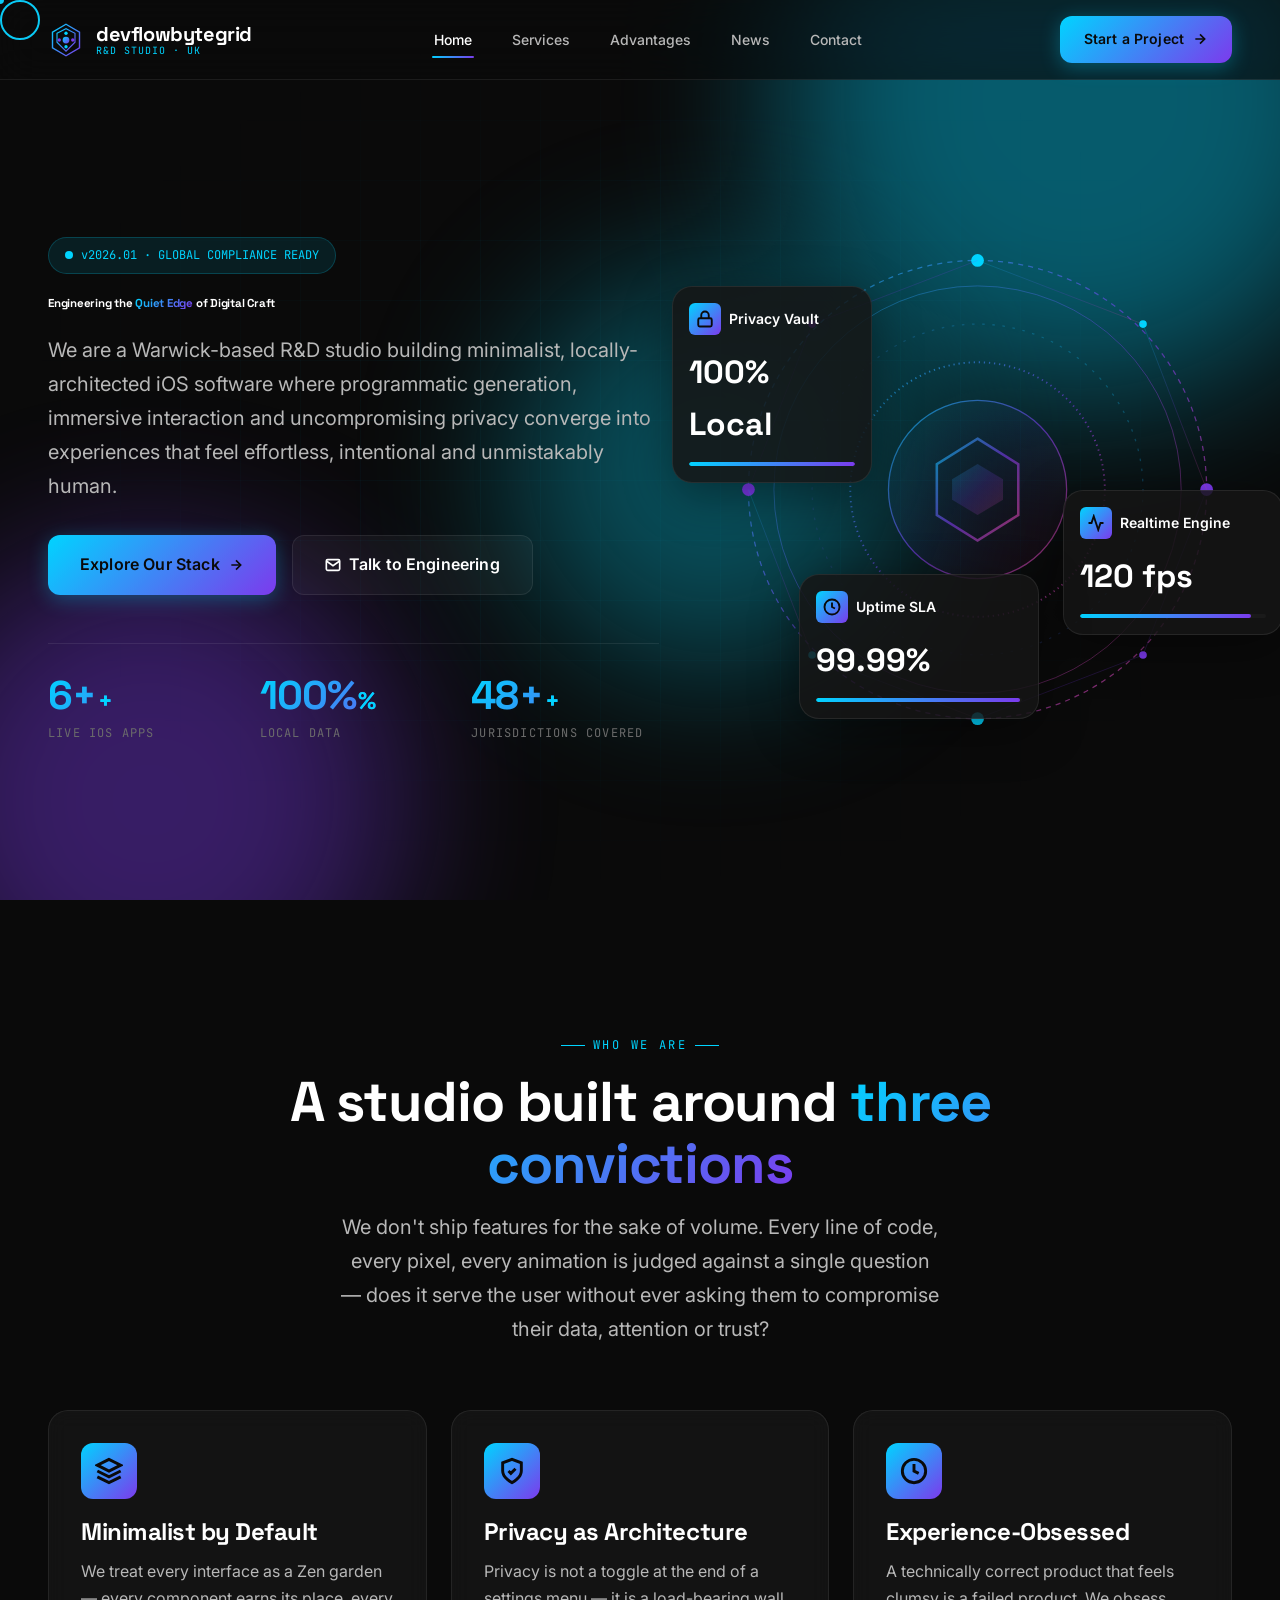
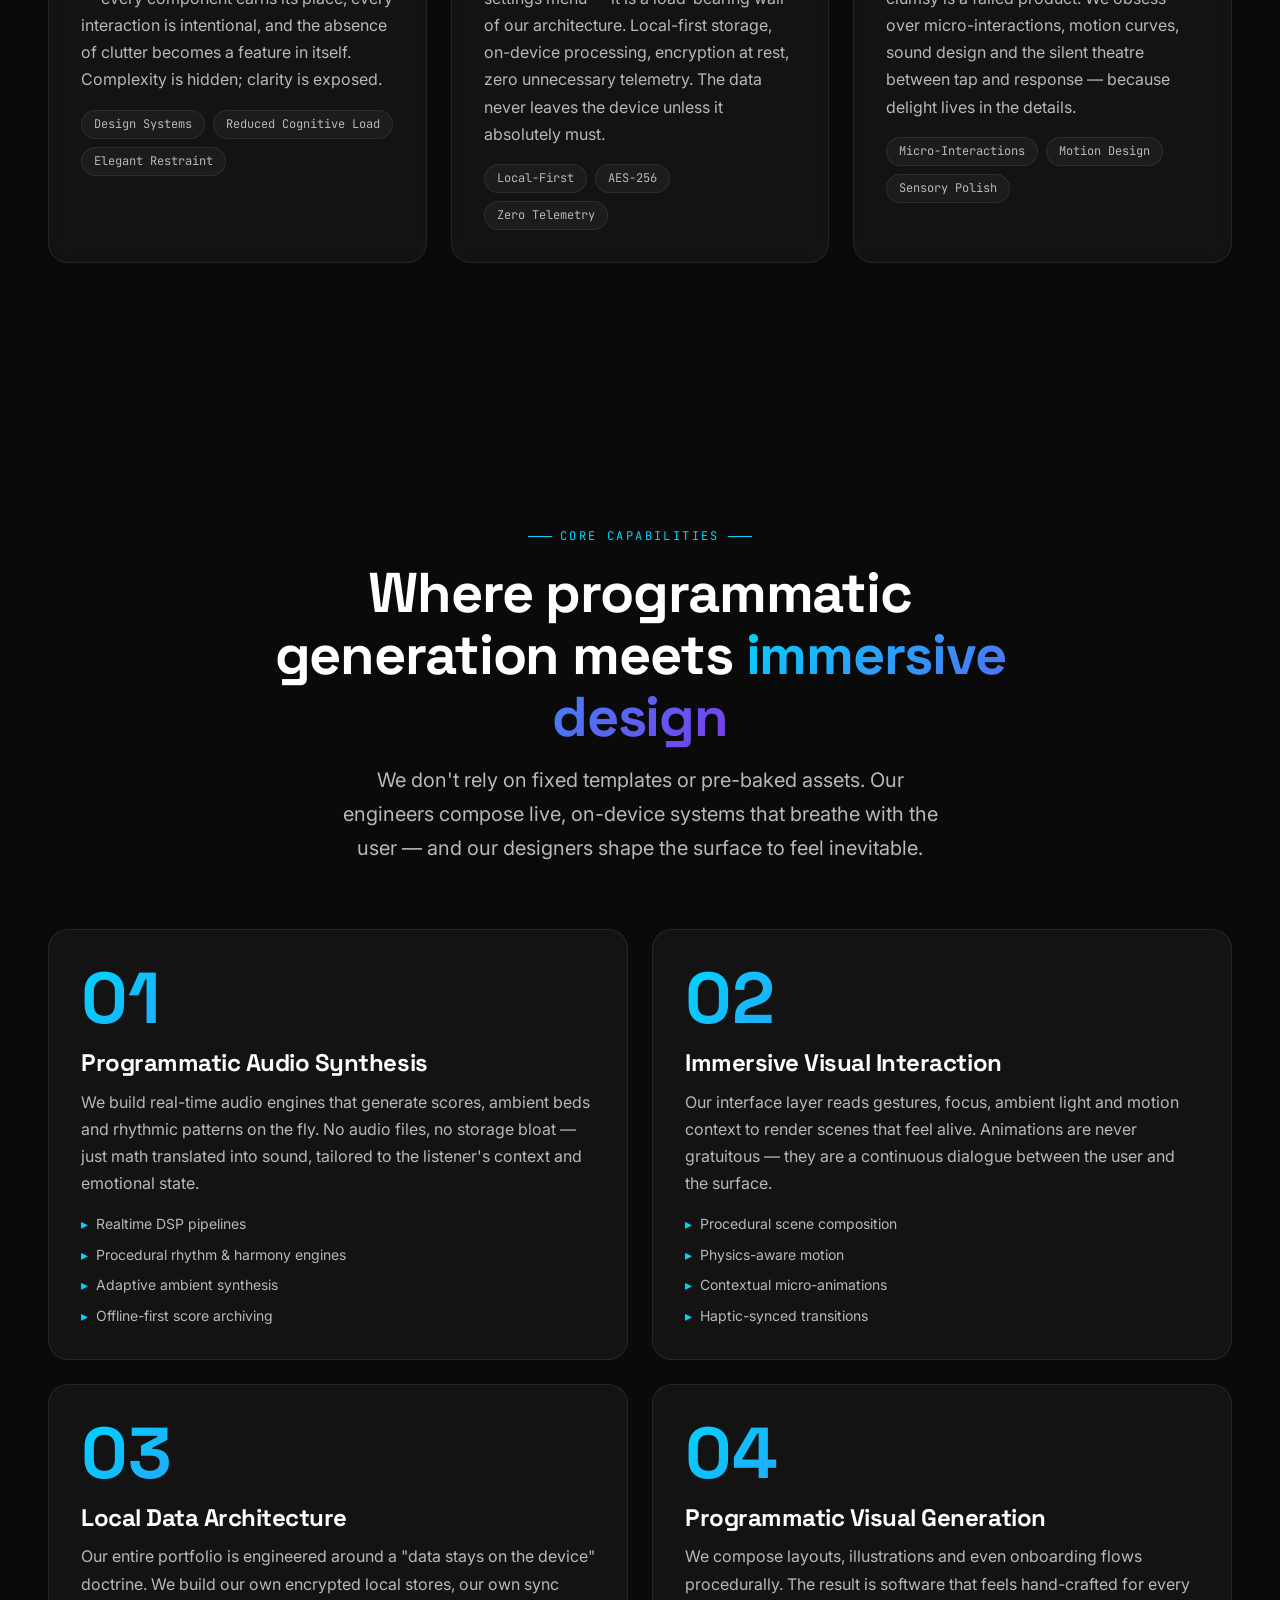
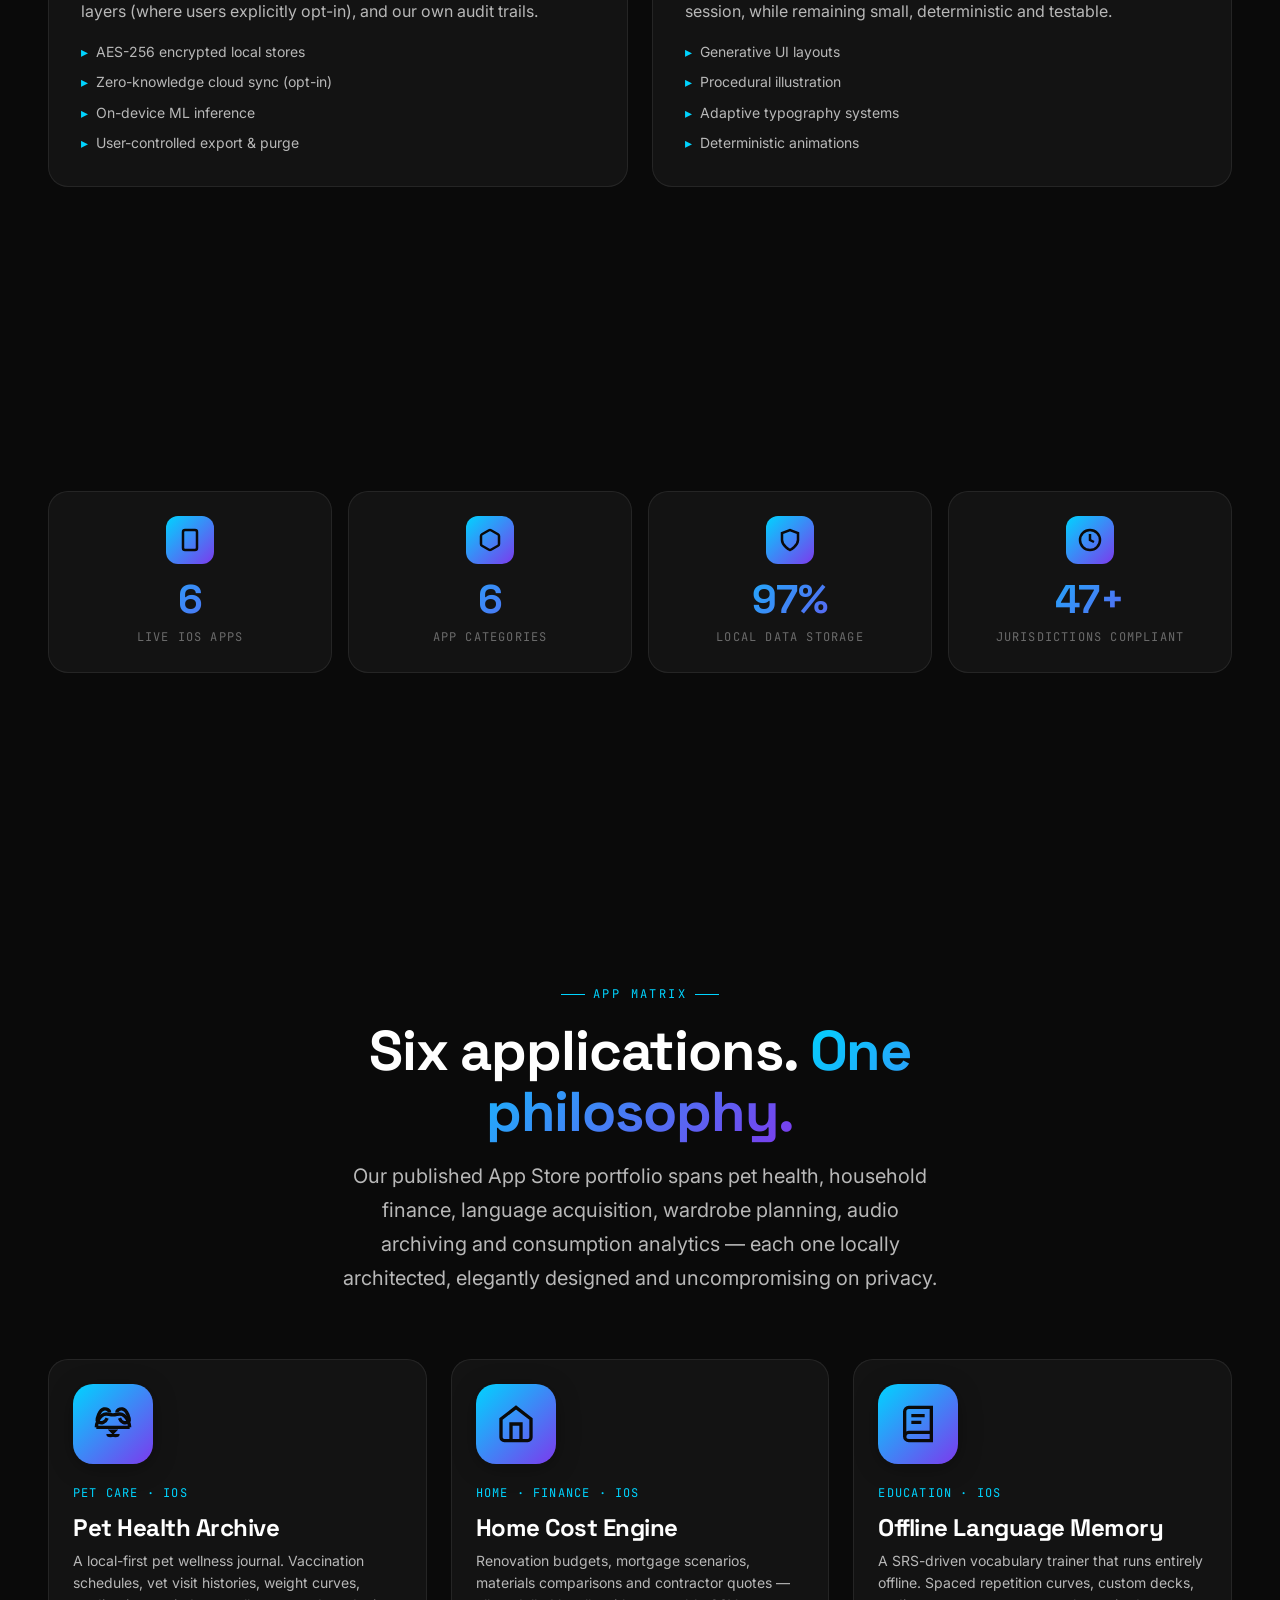
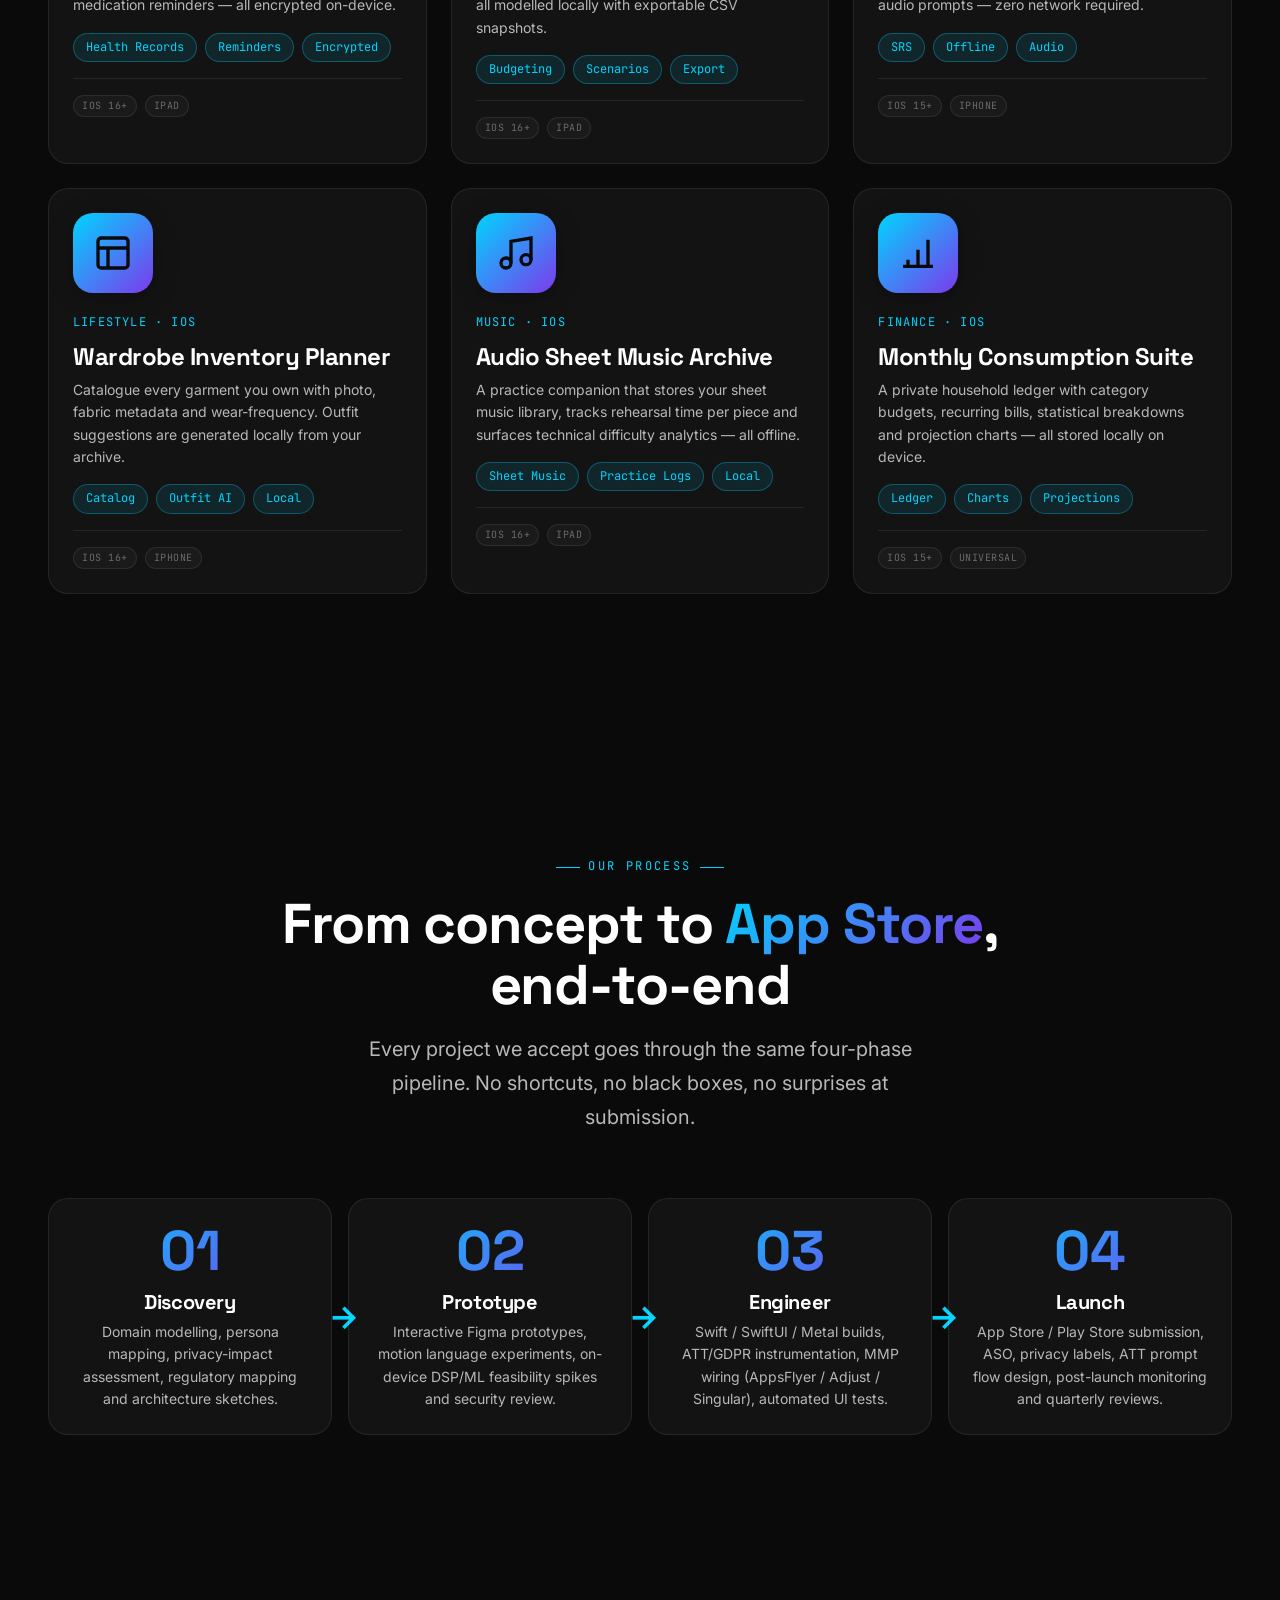
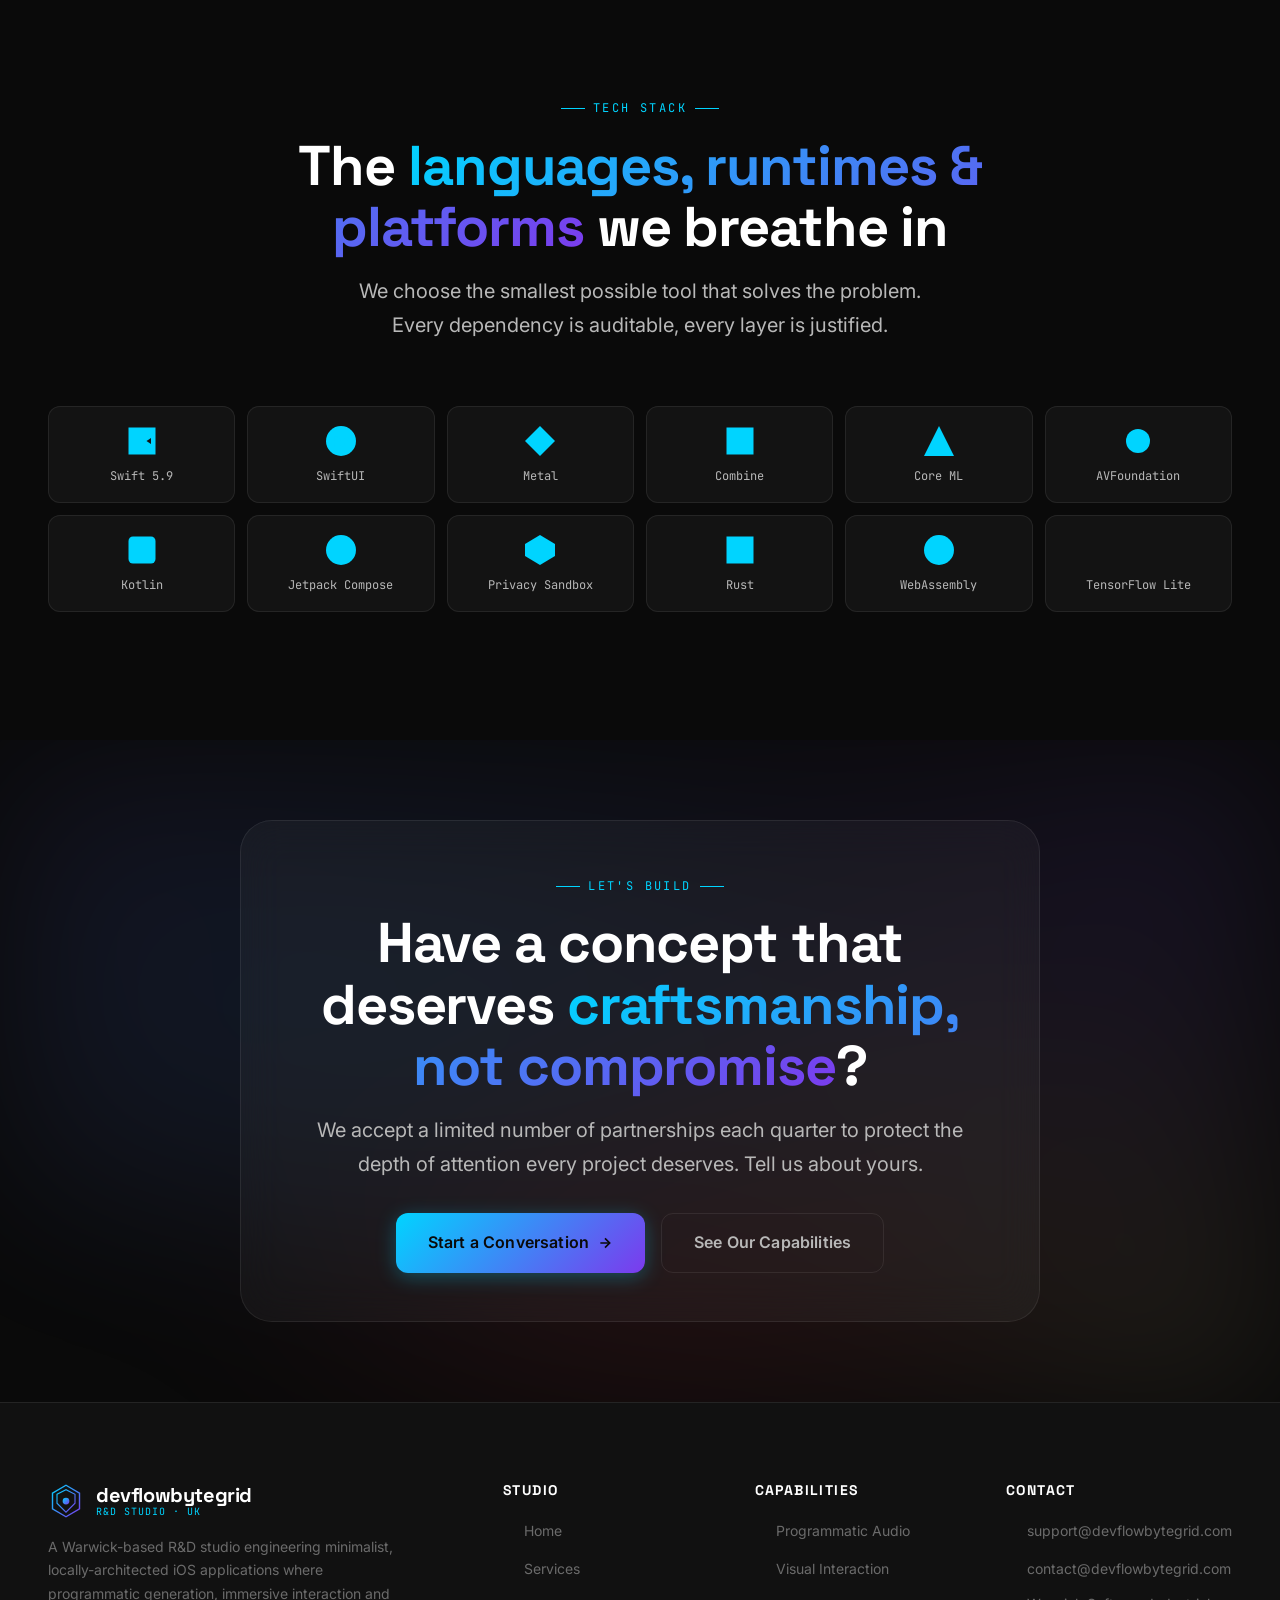
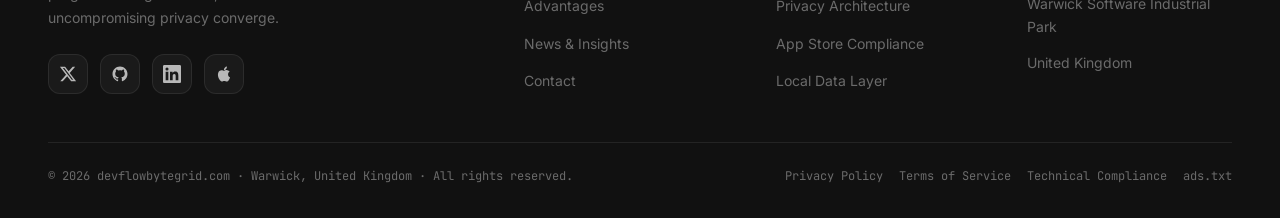
<file: index.html>
<!DOCTYPE html>
<html lang="en">
<head>
    <meta charset="UTF-8">
    <meta name="viewport" content="width=device-width, initial-scale=1.0, viewport-fit=cover">
    <meta http-equiv="X-UA-Compatible" content="IE=edge">

    <!-- Primary SEO Meta Tags -->
    <title>devflowbytegrid.com — Programmatic Audio · Visual Interaction · Privacy-First Engineering</title>
    <meta name="title" content="devflowbytegrid.com — Programmatic Audio · Visual Interaction · Privacy-First Engineering">
    <meta name="description" content="devflowbytegrid is a UK-based R&D studio focused on the fusion of technological innovation and user experience. We deliver minimalist, privacy-first, locally-architected iOS applications across pet care, home cost, language learning, wardrobe, audio archive, and finance categories.">
    <meta name="keywords" content="devflowbytegrid, programmatic audio synthesis, visual interaction design, privacy-first apps, iOS development, UK software studio, Warwick software, local data processing, AppLovin MAX, Google AdMob, Unity LevelPlay, AppsFlyer, Adjust, Singular, ATT framework, GDPR, CCPA, CPRA, IAA, IAP, rewarded video, interstitial ads, banner ads, open screen ads">
    <meta name="author" content="devflowbytegrid.com">
    <meta name="robots" content="index, follow, max-image-preview:large, max-snippet:-1, max-video-preview:-1">
    <meta name="googlebot" content="index, follow">
    <meta name="language" content="English">
    <meta name="revisit-after" content="7 days">

    <!-- Open Graph / Facebook -->
    <meta property="og:type" content="website">
    <meta property="og:url" content="https://devflowbytegrid.com/">
    <meta property="og:title" content="devflowbytegrid.com — Programmatic Audio · Visual Interaction · Privacy-First Engineering">
    <meta property="og:description" content="A UK R&D studio engineering minimalist, locally-architected iOS applications with deep programmatic and privacy expertise.">
    <meta property="og:site_name" content="devflowbytegrid">
    <meta property="og:locale" content="en_GB">
    <meta property="og:locale:alternate" content="en_US">

    <!-- Twitter -->
    <meta property="twitter:card" content="summary_large_image">
    <meta property="twitter:url" content="https://devflowbytegrid.com/">
    <meta property="twitter:title" content="devflowbytegrid.com — Programmatic Audio · Visual Interaction · Privacy-First Engineering">
    <meta property="twitter:description" content="A UK R&D studio engineering minimalist, locally-architected iOS applications with deep programmatic and privacy expertise.">

    <!-- Canonical -->
    <link rel="canonical" href="https://devflowbytegrid.com/">

    <!-- Favicon (inline SVG) -->
    <link rel="icon" type="image/svg+xml" href="data:image/svg+xml,%3Csvg xmlns='http://www.w3.org/2000/svg' viewBox='0 0 64 64'%3E%3Cdefs%3E%3ClinearGradient id='g' x1='0%25' y1='0%25' x2='100%25' y2='100%25'%3E%3Cstop offset='0%25' stop-color='%2300d4ff'/%3E%3Cstop offset='100%25' stop-color='%237c3aed'/%3E%3C/linearGradient%3E%3C/defs%3E%3Cpath d='M32 4 L56 18 L56 46 L32 60 L8 46 L8 18 Z' stroke='url(%23g)' stroke-width='2' fill='none'/%3E%3Ccircle cx='32' cy='32' r='6' fill='url(%23g)'/%3E%3C/svg%3E">

    <!-- Preconnect Fonts -->
    <link rel="preconnect" href="https://fonts.googleapis.com">
    <link rel="preconnect" href="https://fonts.gstatic.com" crossorigin>
    <link href="https://fonts.googleapis.com/css2?family=Inter:wght@400;500;600;700;800&family=Space+Grotesk:wght@500;600;700;800&family=JetBrains+Mono:wght@400;500;600&display=swap" rel="stylesheet">

    <!-- Stylesheets -->
    <link rel="stylesheet" href="css/style.css">
    <link rel="stylesheet" href="css/animations.css">
    <link rel="stylesheet" href="css/responsive.css">
    <link rel="stylesheet" href="css/pages.css">

    <!-- Structured Data: Organization -->
    <script type="application/ld+json">
    {
        "@context": "https://schema.org",
        "@type": "Organization",
        "name": "devflowbytegrid.com",
        "url": "https://devflowbytegrid.com",
        "logo": "https://devflowbytegrid.com/images/logo.svg",
        "description": "A UK-based R&D studio focused on the fusion of technological innovation and user experience. Delivering minimalist, privacy-first, locally-architected iOS applications.",
        "address": {
            "@type": "PostalAddress",
            "streetAddress": "Warwick Software Industrial Park",
            "addressLocality": "Warwick",
            "addressCountry": "GB"
        },
        "contactPoint": [
            {
                "@type": "ContactPoint",
                "contactType": "customer support",
                "email": "support@devflowbytegrid.com",
                "availableLanguage": ["English"]
            },
            {
                "@type": "ContactPoint",
                "contactType": "sales",
                "email": "contact@devflowbytegrid.com",
                "availableLanguage": ["English"]
            }
        ],
        "sameAs": [
            "https://devflowbytegrid.com"
        ]
    }
    </script>

    <!-- Structured Data: WebSite with SearchAction -->
    <script type="application/ld+json">
    {
        "@context": "https://schema.org",
        "@type": "WebSite",
        "name": "devflowbytegrid.com",
        "url": "https://devflowbytegrid.com",
        "inLanguage": "en-GB",
        "publisher": {
            "@type": "Organization",
            "name": "devflowbytegrid"
        }
    }
    </script>

    <!-- Structured Data: SoftwareApplication (representative apps) -->
    <script type="application/ld+json">
    {
        "@context": "https://schema.org",
        "@type": "ItemList",
        "itemListElement": [
            {"@type": "SoftwareApplication", "name": "Pet Health Archive", "applicationCategory": "HealthApplication", "operatingSystem": "iOS"},
            {"@type": "SoftwareApplication", "name": "Home Cost Engine", "applicationCategory": "FinanceApplication", "operatingSystem": "iOS"},
            {"@type": "SoftwareApplication", "name": "Offline Language Memory", "applicationCategory": "EducationApplication", "operatingSystem": "iOS"},
            {"@type": "SoftwareApplication", "name": "Wardrobe Inventory Planner", "applicationCategory": "LifestyleApplication", "operatingSystem": "iOS"},
            {"@type": "SoftwareApplication", "name": "Audio Sheet Music Archive", "applicationCategory": "MusicApplication", "operatingSystem": "iOS"},
            {"@type": "SoftwareApplication", "name": "Monthly Consumption Analytics", "applicationCategory": "FinanceApplication", "operatingSystem": "iOS"}
        ]
    }
    </script>
</head>
<body>
    <!-- Preloader -->
    <div class="preloader" aria-hidden="true">
        <div class="preloader-content">
            <div class="preloader-logo">
                <svg viewBox="0 0 64 64" fill="none" xmlns="http://www.w3.org/2000/svg" width="80" height="80">
                    <defs>
                        <linearGradient id="preloadGrad" x1="0%" y1="0%" x2="100%" y2="100%">
                            <stop offset="0%" stop-color="#00d4ff"/>
                            <stop offset="100%" stop-color="#7c3aed"/>
                        </linearGradient>
                    </defs>
                    <path d="M32 4 L56 18 L56 46 L32 60 L8 46 L8 18 Z" stroke="url(#preloadGrad)" stroke-width="2" fill="none"/>
                    <circle cx="32" cy="32" r="6" fill="url(#preloadGrad)"/>
                </svg>
                <div class="preloader-spinner"></div>
            </div>
            <div class="preloader-text">Initialising</div>
        </div>
    </div>

    <!-- HEADER -->
    <header class="site-header" role="banner">
        <div class="nav-container">
            <a href="index.html" class="logo" aria-label="devflowbytegrid home">
                <svg viewBox="0 0 64 64" fill="none" xmlns="http://www.w3.org/2000/svg" aria-hidden="true">
                    <defs>
                        <linearGradient id="hdrGrad" x1="0%" y1="0%" x2="100%" y2="100%">
                            <stop offset="0%" stop-color="#00d4ff"/>
                            <stop offset="100%" stop-color="#7c3aed"/>
                        </linearGradient>
                    </defs>
                    <path d="M32 4 L56 18 L56 46 L32 60 L8 46 L8 18 Z" stroke="url(#hdrGrad)" stroke-width="2.5" fill="none"/>
                    <path d="M16 20 L32 12 L48 20 L48 36 L32 52 L16 36 Z" stroke="url(#hdrGrad)" stroke-width="2" fill="none"/>
                    <circle cx="32" cy="20" r="3" fill="#00d4ff"/>
                    <circle cx="44" cy="32" r="3" fill="#7c3aed"/>
                    <circle cx="32" cy="44" r="3" fill="#00d4ff"/>
                    <circle cx="20" cy="32" r="3" fill="#7c3aed"/>
                    <circle cx="32" cy="32" r="6" fill="url(#hdrGrad)"/>
                </svg>
                <div class="logo-text">
                    <span>devflowbytegrid</span>
                    <small>R&D STUDIO · UK</small>
                </div>
            </a>

            <nav role="navigation" aria-label="Primary navigation">
                <ul class="nav-menu">
                    <li><a href="index.html" class="nav-link active">Home</a></li>
                    <li><a href="services.html" class="nav-link">Services</a></li>
                    <li><a href="advantages.html" class="nav-link">Advantages</a></li>
                    <li><a href="news.html" class="nav-link">News</a></li>
                    <li><a href="contact.html" class="nav-link">Contact</a></li>
                </ul>
            </nav>

            <div class="nav-cta">
                <a href="contact.html" class="btn btn-primary magnetic">
                    Start a Project
                    <svg class="btn-icon" viewBox="0 0 24 24" fill="none" stroke="currentColor" stroke-width="2.5">
                        <line x1="5" y1="12" x2="19" y2="12"/>
                        <polyline points="12 5 19 12 12 19"/>
                    </svg>
                </a>
                <button class="mobile-toggle" aria-label="Open navigation menu" aria-expanded="false">
                    <svg viewBox="0 0 24 24" fill="none" stroke="currentColor" stroke-width="2">
                        <line x1="3" y1="6" x2="21" y2="6"/>
                        <line x1="3" y1="12" x2="21" y2="12"/>
                        <line x1="3" y1="18" x2="21" y2="18"/>
                    </svg>
                </button>
            </div>
        </div>
    </header>

    <main id="main-content">
        <!-- HERO SECTION -->
        <section class="hero" aria-label="Hero introduction">
            <div class="hero-bg" aria-hidden="true">
                <div class="hero-orb hero-orb-1"></div>
                <div class="hero-orb hero-orb-2"></div>
                <div class="hero-orb hero-orb-3"></div>
            </div>

            <div class="container">
                <div class="hero-content">
                    <div class="hero-text">
                        <div class="hero-badge">
                            <span class="hero-badge-dot" aria-hidden="true"></span>
                            <span>v2026.01 · GLOBAL COMPLIANCE READY</span>
                        </div>

                        <h1 class="hero-title">
                            Engineering the <span class="gradient-text">Quiet Edge</span> of Digital Craft
                        </h1>

                        <p class="hero-subtitle">
                            We are a Warwick-based R&D studio building minimalist, locally-architected iOS software where programmatic generation, immersive interaction and uncompromising privacy converge into experiences that feel effortless, intentional and unmistakably human.
                        </p>

                        <div class="hero-actions">
                            <a href="services.html" class="btn btn-primary btn-lg magnetic">
                                Explore Our Stack
                                <svg class="btn-icon" viewBox="0 0 24 24" fill="none" stroke="currentColor" stroke-width="2.5">
                                    <line x1="5" y1="12" x2="19" y2="12"/>
                                    <polyline points="12 5 19 12 12 19"/>
                                </svg>
                            </a>
                            <a href="contact.html" class="btn btn-secondary btn-lg magnetic">
                                <svg class="btn-icon" viewBox="0 0 24 24" fill="none" stroke="currentColor" stroke-width="2.5">
                                    <path d="M4 4h16c1.1 0 2 .9 2 2v12c0 1.1-.9 2-2 2H4c-1.1 0-2-.9-2-2V6c0-1.1.9-2 2-2z"/>
                                    <polyline points="22,6 12,13 2,6"/>
                                </svg>
                                Talk to Engineering
                            </a>
                        </div>

                        <div class="hero-stats">
                            <div class="stat">
                                <div class="stat-value" data-counter="6" data-suffix="+">0</div>
                                <div class="stat-label">Live iOS Apps</div>
                            </div>
                            <div class="stat">
                                <div class="stat-value" data-counter="100" data-suffix="%">0</div>
                                <div class="stat-label">Local Data</div>
                            </div>
                            <div class="stat">
                                <div class="stat-value" data-counter="48" data-suffix="+">0</div>
                                <div class="stat-label">Jurisdictions Covered</div>
                            </div>
                        </div>
                    </div>

                    <!-- Hero Visual -->
                    <div class="hero-visual" aria-hidden="true">
                        <!-- Rotating SVG ring -->
                        <svg class="hero-svg-container" viewBox="0 0 400 400" fill="none">
                            <defs>
                                <linearGradient id="ringGrad" x1="0%" y1="0%" x2="100%" y2="100%">
                                    <stop offset="0%" stop-color="#00d4ff" stop-opacity="0.6"/>
                                    <stop offset="50%" stop-color="#7c3aed" stop-opacity="0.6"/>
                                    <stop offset="100%" stop-color="#ec4899" stop-opacity="0.6"/>
                                </linearGradient>
                                <linearGradient id="ringGrad2" x1="100%" y1="0%" x2="0%" y2="100%">
                                    <stop offset="0%" stop-color="#00d4ff" stop-opacity="0.3"/>
                                    <stop offset="100%" stop-color="#7c3aed" stop-opacity="0.1"/>
                                </linearGradient>
                            </defs>
                            <!-- Outer ring -->
                            <circle cx="200" cy="200" r="180" stroke="url(#ringGrad)" stroke-width="1" fill="none" stroke-dasharray="4 4"/>
                            <circle cx="200" cy="200" r="160" stroke="url(#ringGrad)" stroke-width="0.5" fill="none"/>
                            <!-- Inner ring -->
                            <circle cx="200" cy="200" r="130" stroke="url(#ringGrad2)" stroke-width="1" fill="none" stroke-dasharray="2 6"/>
                            <circle cx="200" cy="200" r="100" stroke="url(#ringGrad)" stroke-width="1.5" fill="none" stroke-dasharray="1 3"/>
                            <!-- Central circle -->
                            <circle cx="200" cy="200" r="70" fill="url(#ringGrad)" fill-opacity="0.1" stroke="url(#ringGrad)" stroke-width="1"/>
                            <!-- Nodes around outer ring -->
                            <circle cx="200" cy="20" r="5" fill="#00d4ff"/>
                            <circle cx="380" cy="200" r="5" fill="#7c3aed"/>
                            <circle cx="200" cy="380" r="5" fill="#00d4ff"/>
                            <circle cx="20" cy="200" r="5" fill="#7c3aed"/>
                            <circle cx="330" cy="70" r="3" fill="#00d4ff"/>
                            <circle cx="330" cy="330" r="3" fill="#7c3aed"/>
                            <circle cx="70" cy="330" r="3" fill="#00d4ff"/>
                            <circle cx="70" cy="70" r="3" fill="#7c3aed"/>
                            <!-- Connecting lines -->
                            <line x1="200" y1="20" x2="330" y2="70" stroke="url(#ringGrad)" stroke-width="0.5" opacity="0.5"/>
                            <line x1="330" y1="70" x2="380" y2="200" stroke="url(#ringGrad)" stroke-width="0.5" opacity="0.5"/>
                            <line x1="380" y1="200" x2="330" y2="330" stroke="url(#ringGrad)" stroke-width="0.5" opacity="0.5"/>
                            <line x1="330" y1="330" x2="200" y2="380" stroke="url(#ringGrad)" stroke-width="0.5" opacity="0.5"/>
                            <line x1="200" y1="380" x2="70" y2="330" stroke="url(#ringGrad)" stroke-width="0.5" opacity="0.5"/>
                            <line x1="70" y1="330" x2="20" y2="200" stroke="url(#ringGrad)" stroke-width="0.5" opacity="0.5"/>
                            <line x1="20" y1="200" x2="70" y2="70" stroke="url(#ringGrad)" stroke-width="0.5" opacity="0.5"/>
                            <line x1="70" y1="70" x2="200" y2="20" stroke="url(#ringGrad)" stroke-width="0.5" opacity="0.5"/>
                            <!-- Hexagonal center -->
                            <polygon points="200,160 232,180 232,220 200,240 168,220 168,180" stroke="url(#ringGrad)" stroke-width="2" fill="none"/>
                            <polygon points="200,180 220,192 220,208 200,220 180,208 180,192" fill="url(#ringGrad)" fill-opacity="0.3"/>
                        </svg>

                        <!-- Floating cards -->
                        <div class="hero-card hero-card-1">
                            <div class="hero-card-header">
                                <div class="hero-card-icon">
                                    <svg viewBox="0 0 24 24" fill="none" stroke="currentColor" stroke-width="2.5">
                                        <rect x="3" y="11" width="18" height="11" rx="2" ry="2"/>
                                        <path d="M7 11V7a5 5 0 0 1 10 0v4"/>
                                    </svg>
                                </div>
                                <div class="hero-card-title">Privacy Vault</div>
                            </div>
                            <div class="hero-card-value">100% Local</div>
                            <div class="hero-card-bar">
                                <div class="hero-card-bar-fill" style="--bar-width: 100%;"></div>
                            </div>
                        </div>

                        <div class="hero-card hero-card-2">
                            <div class="hero-card-header">
                                <div class="hero-card-icon">
                                    <svg viewBox="0 0 24 24" fill="none" stroke="currentColor" stroke-width="2.5">
                                        <polyline points="22 12 18 12 15 21 9 3 6 12 2 12"/>
                                    </svg>
                                </div>
                                <div class="hero-card-title">Realtime Engine</div>
                            </div>
                            <div class="hero-card-value">120 fps</div>
                            <div class="hero-card-bar">
                                <div class="hero-card-bar-fill" style="--bar-width: 92%;"></div>
                            </div>
                        </div>

                        <div class="hero-card hero-card-3">
                            <div class="hero-card-header">
                                <div class="hero-card-icon">
                                    <svg viewBox="0 0 24 24" fill="none" stroke="currentColor" stroke-width="2.5">
                                        <circle cx="12" cy="12" r="10"/>
                                        <polyline points="12 6 12 12 16 14"/>
                                    </svg>
                                </div>
                                <div class="hero-card-title">Uptime SLA</div>
                            </div>
                            <div class="hero-card-value">99.99%</div>
                            <div class="hero-card-bar">
                                <div class="hero-card-bar-fill" style="--bar-width: 99%;"></div>
                            </div>
                        </div>
                    </div>
                </div>
            </div>
        </section>

        <!-- VALUE PROPOSITION -->
        <section class="section" id="about" aria-labelledby="about-heading">
            <div class="container">
                <div class="section-header reveal">
                    <div class="section-eyebrow">WHO WE ARE</div>
                    <h2 id="about-heading" class="section-title">A studio built around <span class="text-gradient">three convictions</span></h2>
                    <p class="section-subtitle">We don't ship features for the sake of volume. Every line of code, every pixel, every animation is judged against a single question — does it serve the user without ever asking them to compromise their data, attention or trust?</p>
                </div>

                <div class="grid grid-3 stagger">
                    <article class="card reveal tilt-3d">
                        <div class="card-icon">
                            <svg viewBox="0 0 24 24" fill="none" stroke="currentColor" stroke-width="2.5">
                                <path d="M12 2L2 7l10 5 10-5-10-5z"/>
                                <path d="M2 17l10 5 10-5"/>
                                <path d="M2 12l10 5 10-5"/>
                            </svg>
                        </div>
                        <h3 class="card-title">Minimalist by Default</h3>
                        <p class="card-description">We treat every interface as a Zen garden — every component earns its place, every interaction is intentional, and the absence of clutter becomes a feature in itself. Complexity is hidden; clarity is exposed.</p>
                        <div class="value-tags">
                            <span class="tag">Design Systems</span>
                            <span class="tag">Reduced Cognitive Load</span>
                            <span class="tag">Elegant Restraint</span>
                        </div>
                    </article>

                    <article class="card reveal tilt-3d">
                        <div class="card-icon">
                            <svg viewBox="0 0 24 24" fill="none" stroke="currentColor" stroke-width="2.5">
                                <path d="M12 22s8-4 8-10V5l-8-3-8 3v7c0 6 8 10 8 10z"/>
                                <polyline points="9 12 11 14 15 10"/>
                            </svg>
                        </div>
                        <h3 class="card-title">Privacy as Architecture</h3>
                        <p class="card-description">Privacy is not a toggle at the end of a settings menu — it is a load-bearing wall of our architecture. Local-first storage, on-device processing, encryption at rest, zero unnecessary telemetry. The data never leaves the device unless it absolutely must.</p>
                        <div class="value-tags">
                            <span class="tag">Local-First</span>
                            <span class="tag">AES-256</span>
                            <span class="tag">Zero Telemetry</span>
                        </div>
                    </article>

                    <article class="card reveal tilt-3d">
                        <div class="card-icon">
                            <svg viewBox="0 0 24 24" fill="none" stroke="currentColor" stroke-width="2.5">
                                <circle cx="12" cy="12" r="10"/>
                                <polyline points="12 6 12 12 16 14"/>
                            </svg>
                        </div>
                        <h3 class="card-title">Experience-Obsessed</h3>
                        <p class="card-description">A technically correct product that feels clumsy is a failed product. We obsess over micro-interactions, motion curves, sound design and the silent theatre between tap and response — because delight lives in the details.</p>
                        <div class="value-tags">
                            <span class="tag">Micro-Interactions</span>
                            <span class="tag">Motion Design</span>
                            <span class="tag">Sensory Polish</span>
                        </div>
                    </article>
                </div>
            </div>
        </section>

        <!-- CORE CAPABILITIES -->
        <section class="section" id="capabilities" aria-labelledby="capabilities-heading">
            <div class="container">
                <div class="section-header reveal">
                    <div class="section-eyebrow">CORE CAPABILITIES</div>
                    <h2 id="capabilities-heading" class="section-title">Where programmatic generation meets <span class="text-gradient">immersive design</span></h2>
                    <p class="section-subtitle">We don't rely on fixed templates or pre-baked assets. Our engineers compose live, on-device systems that breathe with the user — and our designers shape the surface to feel inevitable.</p>
                </div>

                <div class="grid grid-2 stagger">
                    <article class="value-card reveal">
                        <div class="value-number">01</div>
                        <h3>Programmatic Audio Synthesis</h3>
                        <p>We build real-time audio engines that generate scores, ambient beds and rhythmic patterns on the fly. No audio files, no storage bloat — just math translated into sound, tailored to the listener's context and emotional state.</p>
                        <ul style="list-style: none; padding: 0; display: grid; gap: var(--space-2);">
                            <li style="color: var(--color-text-secondary); font-size: var(--fs-sm); display: flex; gap: var(--space-2);"><span style="color: var(--color-accent);">▸</span> Realtime DSP pipelines</li>
                            <li style="color: var(--color-text-secondary); font-size: var(--fs-sm); display: flex; gap: var(--space-2);"><span style="color: var(--color-accent);">▸</span> Procedural rhythm & harmony engines</li>
                            <li style="color: var(--color-text-secondary); font-size: var(--fs-sm); display: flex; gap: var(--space-2);"><span style="color: var(--color-accent);">▸</span> Adaptive ambient synthesis</li>
                            <li style="color: var(--color-text-secondary); font-size: var(--fs-sm); display: flex; gap: var(--space-2);"><span style="color: var(--color-accent);">▸</span> Offline-first score archiving</li>
                        </ul>
                    </article>

                    <article class="value-card reveal">
                        <div class="value-number">02</div>
                        <h3>Immersive Visual Interaction</h3>
                        <p>Our interface layer reads gestures, focus, ambient light and motion context to render scenes that feel alive. Animations are never gratuitous — they are a continuous dialogue between the user and the surface.</p>
                        <ul style="list-style: none; padding: 0; display: grid; gap: var(--space-2);">
                            <li style="color: var(--color-text-secondary); font-size: var(--fs-sm); display: flex; gap: var(--space-2);"><span style="color: var(--color-accent);">▸</span> Procedural scene composition</li>
                            <li style="color: var(--color-text-secondary); font-size: var(--fs-sm); display: flex; gap: var(--space-2);"><span style="color: var(--color-accent);">▸</span> Physics-aware motion</li>
                            <li style="color: var(--color-text-secondary); font-size: var(--fs-sm); display: flex; gap: var(--space-2);"><span style="color: var(--color-accent);">▸</span> Contextual micro-animations</li>
                            <li style="color: var(--color-text-secondary); font-size: var(--fs-sm); display: flex; gap: var(--space-2);"><span style="color: var(--color-accent);">▸</span> Haptic-synced transitions</li>
                        </ul>
                    </article>

                    <article class="value-card reveal">
                        <div class="value-number">03</div>
                        <h3>Local Data Architecture</h3>
                        <p>Our entire portfolio is engineered around a "data stays on the device" doctrine. We build our own encrypted local stores, our own sync layers (where users explicitly opt-in), and our own audit trails.</p>
                        <ul style="list-style: none; padding: 0; display: grid; gap: var(--space-2);">
                            <li style="color: var(--color-text-secondary); font-size: var(--fs-sm); display: flex; gap: var(--space-2);"><span style="color: var(--color-accent);">▸</span> AES-256 encrypted local stores</li>
                            <li style="color: var(--color-text-secondary); font-size: var(--fs-sm); display: flex; gap: var(--space-2);"><span style="color: var(--color-accent);">▸</span> Zero-knowledge cloud sync (opt-in)</li>
                            <li style="color: var(--color-text-secondary); font-size: var(--fs-sm); display: flex; gap: var(--space-2);"><span style="color: var(--color-accent);">▸</span> On-device ML inference</li>
                            <li style="color: var(--color-text-secondary); font-size: var(--fs-sm); display: flex; gap: var(--space-2);"><span style="color: var(--color-accent);">▸</span> User-controlled export & purge</li>
                        </ul>
                    </article>

                    <article class="value-card reveal">
                        <div class="value-number">04</div>
                        <h3>Programmatic Visual Generation</h3>
                        <p>We compose layouts, illustrations and even onboarding flows procedurally. The result is software that feels hand-crafted for every session, while remaining small, deterministic and testable.</p>
                        <ul style="list-style: none; padding: 0; display: grid; gap: var(--space-2);">
                            <li style="color: var(--color-text-secondary); font-size: var(--fs-sm); display: flex; gap: var(--space-2);"><span style="color: var(--color-accent);">▸</span> Generative UI layouts</li>
                            <li style="color: var(--color-text-secondary); font-size: var(--fs-sm); display: flex; gap: var(--space-2);"><span style="color: var(--color-accent);">▸</span> Procedural illustration</li>
                            <li style="color: var(--color-text-secondary); font-size: var(--fs-sm); display: flex; gap: var(--space-2);"><span style="color: var(--color-accent);">▸</span> Adaptive typography systems</li>
                            <li style="color: var(--color-text-secondary); font-size: var(--fs-sm); display: flex; gap: var(--space-2);"><span style="color: var(--color-accent);">▸</span> Deterministic animations</li>
                        </ul>
                    </article>
                </div>
            </div>
        </section>

        <!-- STATS SHOWCASE -->
        <section class="section" aria-label="Studio statistics">
            <div class="container">
                <div class="stats-showcase stagger">
                    <div class="stat-card reveal">
                        <div class="stat-card-icon">
                            <svg viewBox="0 0 24 24" fill="none" stroke="currentColor" stroke-width="2.5"><rect x="5" y="2" width="14" height="20" rx="2"/><line x1="12" y1="18" x2="12" y2="18"/></svg>
                        </div>
                        <div class="stat-card-value"><span data-counter="6">0</span></div>
                        <div class="stat-card-label">Live iOS Apps</div>
                    </div>
                    <div class="stat-card reveal">
                        <div class="stat-card-icon">
                            <svg viewBox="0 0 24 24" fill="none" stroke="currentColor" stroke-width="2.5"><path d="M21 16V8a2 2 0 0 0-1-1.73l-7-4a2 2 0 0 0-2 0l-7 4A2 2 0 0 0 3 8v8a2 2 0 0 0 1 1.73l7 4a2 2 0 0 0 2 0l7-4A2 2 0 0 0 21 16z"/></svg>
                        </div>
                        <div class="stat-card-value"><span data-counter="6">0</span></div>
                        <div class="stat-card-label">App Categories</div>
                    </div>
                    <div class="stat-card reveal">
                        <div class="stat-card-icon">
                            <svg viewBox="0 0 24 24" fill="none" stroke="currentColor" stroke-width="2.5"><path d="M12 22s8-4 8-10V5l-8-3-8 3v7c0 6 8 10 8 10z"/></svg>
                        </div>
                        <div class="stat-card-value"><span data-counter="100" data-suffix="%">0</span></div>
                        <div class="stat-card-label">Local Data Storage</div>
                    </div>
                    <div class="stat-card reveal">
                        <div class="stat-card-icon">
                            <svg viewBox="0 0 24 24" fill="none" stroke="currentColor" stroke-width="2.5"><circle cx="12" cy="12" r="10"/><polyline points="12 6 12 12 16 14"/></svg>
                        </div>
                        <div class="stat-card-value"><span data-counter="48" data-suffix="+">0</span></div>
                        <div class="stat-card-label">Jurisdictions Compliant</div>
                    </div>
                </div>
            </div>
        </section>

        <!-- APP PORTFOLIO -->
        <section class="section" id="apps" aria-labelledby="apps-heading">
            <div class="container">
                <div class="section-header reveal">
                    <div class="section-eyebrow">APP MATRIX</div>
                    <h2 id="apps-heading" class="section-title">Six applications. <span class="text-gradient">One philosophy.</span></h2>
                    <p class="section-subtitle">Our published App Store portfolio spans pet health, household finance, language acquisition, wardrobe planning, audio archiving and consumption analytics — each one locally architected, elegantly designed and uncompromising on privacy.</p>
                </div>

                <div class="apps-grid stagger">
                    <article class="app-card reveal">
                        <div class="app-card-content">
                            <div class="app-icon">
                                <svg viewBox="0 0 24 24" fill="none" stroke="currentColor" stroke-width="2">
                                    <path d="M10 5.172C10 3.782 8.423 2.679 6.5 3c-2.823.47-4.113 6.006-4 7 .08.703 1.725 1.722 3.656 1 1.261-.472 1.96-1.45 2.344-2.5"/>
                                    <path d="M14.267 5.172c0-1.39 1.577-2.493 3.5-2.172 2.823.47 4.113 6.006 4 7-.08.703-1.725 1.722-3.656 1-1.261-.472-1.855-1.45-2.239-2.5"/>
                                    <path d="M8 14v.5"/>
                                    <path d="M16 14v.5"/>
                                    <path d="M11.25 16.25h1.5L12 17l-.75-.75z"/>
                                    <path d="M9 18c0 .5.5 1 1.5 1s1.5-.5 1.5-1"/>
                                    <path d="M15 18c0 .5-.5 1-1.5 1s-1.5-.5-1.5-1"/>
                                    <path d="M2 14c0-1.5.5-3 1-4 1-2 3-4 5-4 1.5 0 2 .5 4 .5s2.5-.5 4-.5c2 0 4 2 5 4 .5 1 1 2.5 1 4"/>
                                    <path d="M2 14h20"/>
                                </svg>
                            </div>
                            <div class="app-category">Pet Care · iOS</div>
                            <h3 class="app-name">Pet Health Archive</h3>
                            <p class="app-description">A local-first pet wellness journal. Vaccination schedules, vet visit histories, weight curves, medication reminders — all encrypted on-device.</p>
                            <div class="app-features">
                                <span class="tag tag-accent">Health Records</span>
                                <span class="tag tag-accent">Reminders</span>
                                <span class="tag tag-accent">Encrypted</span>
                            </div>
                            <div class="app-platforms">
                                <span class="platform-badge">iOS 16+</span>
                                <span class="platform-badge">iPad</span>
                            </div>
                        </div>
                    </article>

                    <article class="app-card reveal">
                        <div class="app-card-content">
                            <div class="app-icon">
                                <svg viewBox="0 0 24 24" fill="none" stroke="currentColor" stroke-width="2">
                                    <path d="M3 9l9-7 9 7v11a2 2 0 0 1-2 2H5a2 2 0 0 1-2-2z"/>
                                    <polyline points="9 22 9 12 15 12 15 22"/>
                                </svg>
                            </div>
                            <div class="app-category">Home · Finance · iOS</div>
                            <h3 class="app-name">Home Cost Engine</h3>
                            <p class="app-description">Renovation budgets, mortgage scenarios, materials comparisons and contractor quotes — all modelled locally with exportable CSV snapshots.</p>
                            <div class="app-features">
                                <span class="tag tag-accent">Budgeting</span>
                                <span class="tag tag-accent">Scenarios</span>
                                <span class="tag tag-accent">Export</span>
                            </div>
                            <div class="app-platforms">
                                <span class="platform-badge">iOS 16+</span>
                                <span class="platform-badge">iPad</span>
                            </div>
                        </div>
                    </article>

                    <article class="app-card reveal">
                        <div class="app-card-content">
                            <div class="app-icon">
                                <svg viewBox="0 0 24 24" fill="none" stroke="currentColor" stroke-width="2">
                                    <path d="M4 19.5A2.5 2.5 0 0 1 6.5 17H20"/>
                                    <path d="M6.5 2H20v20H6.5A2.5 2.5 0 0 1 4 19.5v-15A2.5 2.5 0 0 1 6.5 2z"/>
                                    <line x1="8" y1="7" x2="16" y2="7"/>
                                    <line x1="8" y1="11" x2="14" y2="11"/>
                                </svg>
                            </div>
                            <div class="app-category">Education · iOS</div>
                            <h3 class="app-name">Offline Language Memory</h3>
                            <p class="app-description">A SRS-driven vocabulary trainer that runs entirely offline. Spaced repetition curves, custom decks, audio prompts — zero network required.</p>
                            <div class="app-features">
                                <span class="tag tag-accent">SRS</span>
                                <span class="tag tag-accent">Offline</span>
                                <span class="tag tag-accent">Audio</span>
                            </div>
                            <div class="app-platforms">
                                <span class="platform-badge">iOS 15+</span>
                                <span class="platform-badge">iPhone</span>
                            </div>
                        </div>
                    </article>

                    <article class="app-card reveal">
                        <div class="app-card-content">
                            <div class="app-icon">
                                <svg viewBox="0 0 24 24" fill="none" stroke="currentColor" stroke-width="2">
                                    <rect x="3" y="3" width="18" height="18" rx="2"/>
                                    <path d="M3 9h18"/>
                                    <path d="M9 21V9"/>
                                </svg>
                            </div>
                            <div class="app-category">Lifestyle · iOS</div>
                            <h3 class="app-name">Wardrobe Inventory Planner</h3>
                            <p class="app-description">Catalogue every garment you own with photo, fabric metadata and wear-frequency. Outfit suggestions are generated locally from your archive.</p>
                            <div class="app-features">
                                <span class="tag tag-accent">Catalog</span>
                                <span class="tag tag-accent">Outfit AI</span>
                                <span class="tag tag-accent">Local</span>
                            </div>
                            <div class="app-platforms">
                                <span class="platform-badge">iOS 16+</span>
                                <span class="platform-badge">iPhone</span>
                            </div>
                        </div>
                    </article>

                    <article class="app-card reveal">
                        <div class="app-card-content">
                            <div class="app-icon">
                                <svg viewBox="0 0 24 24" fill="none" stroke="currentColor" stroke-width="2">
                                    <path d="M9 18V5l12-2v13"/>
                                    <circle cx="6" cy="18" r="3"/>
                                    <circle cx="18" cy="16" r="3"/>
                                </svg>
                            </div>
                            <div class="app-category">Music · iOS</div>
                            <h3 class="app-name">Audio Sheet Music Archive</h3>
                            <p class="app-description">A practice companion that stores your sheet music library, tracks rehearsal time per piece and surfaces technical difficulty analytics — all offline.</p>
                            <div class="app-features">
                                <span class="tag tag-accent">Sheet Music</span>
                                <span class="tag tag-accent">Practice Logs</span>
                                <span class="tag tag-accent">Local</span>
                            </div>
                            <div class="app-platforms">
                                <span class="platform-badge">iOS 16+</span>
                                <span class="platform-badge">iPad</span>
                            </div>
                        </div>
                    </article>

                    <article class="app-card reveal">
                        <div class="app-card-content">
                            <div class="app-icon">
                                <svg viewBox="0 0 24 24" fill="none" stroke="currentColor" stroke-width="2">
                                    <line x1="12" y1="20" x2="12" y2="10"/>
                                    <line x1="18" y1="20" x2="18" y2="4"/>
                                    <line x1="6" y1="20" x2="6" y2="16"/>
                                    <line x1="3" y1="20" x2="21" y2="20"/>
                                </svg>
                            </div>
                            <div class="app-category">Finance · iOS</div>
                            <h3 class="app-name">Monthly Consumption Suite</h3>
                            <p class="app-description">A private household ledger with category budgets, recurring bills, statistical breakdowns and projection charts — all stored locally on device.</p>
                            <div class="app-features">
                                <span class="tag tag-accent">Ledger</span>
                                <span class="tag tag-accent">Charts</span>
                                <span class="tag tag-accent">Projections</span>
                            </div>
                            <div class="app-platforms">
                                <span class="platform-badge">iOS 15+</span>
                                <span class="platform-badge">Universal</span>
                            </div>
                        </div>
                    </article>
                </div>
            </div>
        </section>

        <!-- PROCESS -->
        <section class="section" id="process" aria-labelledby="process-heading">
            <div class="container">
                <div class="section-header reveal">
                    <div class="section-eyebrow">OUR PROCESS</div>
                    <h2 id="process-heading" class="section-title">From concept to <span class="text-gradient">App Store</span>, end-to-end</h2>
                    <p class="section-subtitle">Every project we accept goes through the same four-phase pipeline. No shortcuts, no black boxes, no surprises at submission.</p>
                </div>

                <div class="process-flow stagger">
                    <div class="process-step reveal">
                        <div class="process-number">01</div>
                        <h4>Discovery</h4>
                        <p>Domain modelling, persona mapping, privacy-impact assessment, regulatory mapping and architecture sketches.</p>
                    </div>
                    <div class="process-step reveal">
                        <div class="process-number">02</div>
                        <h4>Prototype</h4>
                        <p>Interactive Figma prototypes, motion language experiments, on-device DSP/ML feasibility spikes and security review.</p>
                    </div>
                    <div class="process-step reveal">
                        <div class="process-number">03</div>
                        <h4>Engineer</h4>
                        <p>Swift / SwiftUI / Metal builds, ATT/GDPR instrumentation, MMP wiring (AppsFlyer / Adjust / Singular), automated UI tests.</p>
                    </div>
                    <div class="process-step reveal">
                        <div class="process-number">04</div>
                        <h4>Launch</h4>
                        <p>App Store / Play Store submission, ASO, privacy labels, ATT prompt flow design, post-launch monitoring and quarterly reviews.</p>
                    </div>
                </div>
            </div>
        </section>

        <!-- TECH STACK -->
        <section class="section" id="stack" aria-labelledby="stack-heading">
            <div class="container">
                <div class="section-header reveal">
                    <div class="section-eyebrow">TECH STACK</div>
                    <h2 id="stack-heading" class="section-title">The <span class="text-gradient">languages, runtimes & platforms</span> we breathe in</h2>
                    <p class="section-subtitle">We choose the smallest possible tool that solves the problem. Every dependency is auditable, every layer is justified.</p>
                </div>

                <div class="tech-stack stagger">
                    <div class="tech-item reveal">
                        <svg viewBox="0 0 24 24" fill="currentColor"><path d="M3 3h18v18H3V3zm10 14l-3-2 3-2v4zm5-7l-3 2 3 2V10z"/></svg>
                        <div class="tech-item-name">Swift 5.9</div>
                    </div>
                    <div class="tech-item reveal">
                        <svg viewBox="0 0 24 24" fill="currentColor"><circle cx="12" cy="12" r="10"/><text x="12" y="16" text-anchor="middle" font-size="10" fill="currentColor">Rx</text></svg>
                        <div class="tech-item-name">SwiftUI</div>
                    </div>
                    <div class="tech-item reveal">
                        <svg viewBox="0 0 24 24" fill="currentColor"><polygon points="12,2 22,12 12,22 2,12"/></svg>
                        <div class="tech-item-name">Metal</div>
                    </div>
                    <div class="tech-item reveal">
                        <svg viewBox="0 0 24 24" fill="currentColor"><rect x="3" y="3" width="18" height="18"/></svg>
                        <div class="tech-item-name">Combine</div>
                    </div>
                    <div class="tech-item reveal">
                        <svg viewBox="0 0 24 24" fill="currentColor"><path d="M12 2L2 22h20L12 2z"/></svg>
                        <div class="tech-item-name">Core ML</div>
                    </div>
                    <div class="tech-item reveal">
                        <svg viewBox="0 0 24 24" fill="currentColor"><circle cx="12" cy="12" r="8"/></svg>
                        <div class="tech-item-name">AVFoundation</div>
                    </div>
                    <div class="tech-item reveal">
                        <svg viewBox="0 0 24 24" fill="currentColor"><rect x="3" y="3" width="18" height="18" rx="3"/></svg>
                        <div class="tech-item-name">Kotlin</div>
                    </div>
                    <div class="tech-item reveal">
                        <svg viewBox="0 0 24 24" fill="currentColor"><circle cx="12" cy="12" r="10"/></svg>
                        <div class="tech-item-name">Jetpack Compose</div>
                    </div>
                    <div class="tech-item reveal">
                        <svg viewBox="0 0 24 24" fill="currentColor"><polygon points="12,2 22,8 22,16 12,22 2,16 2,8"/></svg>
                        <div class="tech-item-name">Privacy Sandbox</div>
                    </div>
                    <div class="tech-item reveal">
                        <svg viewBox="0 0 24 24" fill="currentColor"><rect x="3" y="3" width="18" height="18"/></svg>
                        <div class="tech-item-name">Rust</div>
                    </div>
                    <div class="tech-item reveal">
                        <svg viewBox="0 0 24 24" fill="currentColor"><circle cx="12" cy="12" r="10"/></svg>
                        <div class="tech-item-name">WebAssembly</div>
                    </div>
                    <div class="tech-item reveal">
                        <svg viewBox="0 0 24 24" fill="currentColor"><path d="M3 12h18M12 3v18"/></svg>
                        <div class="tech-item-name">TensorFlow Lite</div>
                    </div>
                </div>
            </div>
        </section>

        <!-- CTA -->
        <section class="cta-section" aria-label="Contact call to action">
            <div class="cta-bg" aria-hidden="true"></div>
            <div class="container">
                <div class="cta-content reveal">
                    <div class="section-eyebrow" style="justify-content: center;">LET'S BUILD</div>
                    <h2>Have a concept that deserves <span class="text-gradient">craftsmanship, not compromise</span>?</h2>
                    <p>We accept a limited number of partnerships each quarter to protect the depth of attention every project deserves. Tell us about yours.</p>
                    <div class="cta-actions">
                        <a href="contact.html" class="btn btn-primary btn-lg magnetic">
                            Start a Conversation
                            <svg class="btn-icon" viewBox="0 0 24 24" fill="none" stroke="currentColor" stroke-width="2.5">
                                <line x1="5" y1="12" x2="19" y2="12"/>
                                <polyline points="12 5 19 12 12 19"/>
                            </svg>
                        </a>
                        <a href="services.html" class="btn btn-ghost btn-lg magnetic">
                            See Our Capabilities
                        </a>
                    </div>
                </div>
            </div>
        </section>
    </main>

    <!-- FOOTER -->
    <footer class="site-footer" role="contentinfo">
        <div class="container">
            <div class="footer-grid">
                <div class="footer-brand">
                    <a href="index.html" class="logo">
                        <svg viewBox="0 0 64 64" fill="none" aria-hidden="true">
                            <defs>
                                <linearGradient id="ftrGrad" x1="0%" y1="0%" x2="100%" y2="100%">
                                    <stop offset="0%" stop-color="#00d4ff"/>
                                    <stop offset="100%" stop-color="#7c3aed"/>
                                </linearGradient>
                            </defs>
                            <path d="M32 4 L56 18 L56 46 L32 60 L8 46 L8 18 Z" stroke="url(#ftrGrad)" stroke-width="2.5" fill="none"/>
                            <path d="M16 20 L32 12 L48 20 L48 36 L32 52 L16 36 Z" stroke="url(#ftrGrad)" stroke-width="2" fill="none"/>
                            <circle cx="32" cy="32" r="6" fill="url(#ftrGrad)"/>
                        </svg>
                        <div class="logo-text">
                            <span>devflowbytegrid</span>
                            <small>R&D STUDIO · UK</small>
                        </div>
                    </a>
                    <p>A Warwick-based R&D studio engineering minimalist, locally-architected iOS applications where programmatic generation, immersive interaction and uncompromising privacy converge.</p>
                    <div class="footer-social">
                        <a href="#" class="social-link" aria-label="Twitter / X">
                            <svg viewBox="0 0 24 24" fill="currentColor"><path d="M18.244 2.25h3.308l-7.227 8.26 8.502 11.24H16.17l-5.214-6.817L4.99 21.75H1.68l7.73-8.835L1.254 2.25H8.08l4.713 6.231zm-1.161 17.52h1.833L7.084 4.126H5.117z"/></svg>
                        </a>
                        <a href="#" class="social-link" aria-label="GitHub">
                            <svg viewBox="0 0 24 24" fill="currentColor"><path d="M12 2C6.477 2 2 6.484 2 12.017c0 4.425 2.865 8.18 6.839 9.504.5.092.682-.217.682-.483 0-.237-.008-.868-.013-1.703-2.782.605-3.369-1.343-3.369-1.343-.454-1.158-1.11-1.466-1.11-1.466-.908-.62.069-.608.069-.608 1.003.07 1.531 1.032 1.531 1.032.892 1.53 2.341 1.088 2.91.832.092-.647.35-1.088.636-1.338-2.22-.253-4.555-1.113-4.555-4.951 0-1.093.39-1.988 1.029-2.688-.103-.253-.446-1.272.098-2.65 0 0 .84-.27 2.75 1.026A9.564 9.564 0 0 1 12 6.844c.85.004 1.705.115 2.504.337 1.909-1.296 2.747-1.027 2.747-1.027.546 1.379.202 2.398.1 2.651.64.7 1.028 1.595 1.028 2.688 0 3.848-2.339 4.695-4.566 4.943.359.309.678.92.678 1.855 0 1.338-.012 2.419-.012 2.747 0 .268.18.58.688.482A10.02 10.02 0 0 0 22 12.017C22 6.484 17.522 2 12 2z"/></svg>
                        </a>
                        <a href="#" class="social-link" aria-label="LinkedIn">
                            <svg viewBox="0 0 24 24" fill="currentColor"><path d="M20.447 20.452h-3.554v-5.569c0-1.328-.027-3.037-1.852-3.037-1.853 0-2.136 1.445-2.136 2.939v5.667H9.351V9h3.414v1.561h.046c.477-.9 1.637-1.85 3.37-1.85 3.601 0 4.267 2.37 4.267 5.455v6.286zM5.337 7.433a2.062 2.062 0 0 1-2.063-2.065 2.063 2.063 0 1 1 2.063 2.065zm1.782 13.019H3.555V9h3.564v11.452zM22.225 0H1.771C.792 0 0 .774 0 1.729v20.542C0 23.227.792 24 1.771 24h20.451C23.2 24 24 23.227 24 22.271V1.729C24 .774 23.2 0 22.222 0h.003z"/></svg>
                        </a>
                        <a href="#" class="social-link" aria-label="App Store">
                            <svg viewBox="0 0 24 24" fill="currentColor"><path d="M18.71 19.5c-.83 1.24-1.71 2.45-3.05 2.47-1.34.03-1.77-.79-3.29-.79-1.53 0-2 .77-3.27.82-1.31.05-2.3-1.32-3.14-2.53C4.25 17 2.94 12.45 4.7 9.39c.87-1.52 2.43-2.48 4.12-2.51 1.28-.02 2.5.87 3.29.87.78 0 2.26-1.07 3.81-.91.65.03 2.47.26 3.64 1.98-.09.06-2.17 1.28-2.15 3.81.03 3.02 2.65 4.03 2.68 4.04-.03.07-.42 1.44-1.38 2.83M13 3.5c.73-.83 1.94-1.46 2.94-1.5.13 1.17-.34 2.35-1.04 3.19-.69.85-1.83 1.51-2.95 1.42-.15-1.15.41-2.35 1.05-3.11z"/></svg>
                        </a>
                    </div>
                </div>

                <div class="footer-col">
                    <h4>Studio</h4>
                    <ul class="footer-list">
                        <li><a href="index.html">Home</a></li>
                        <li><a href="services.html">Services</a></li>
                        <li><a href="advantages.html">Advantages</a></li>
                        <li><a href="news.html">News & Insights</a></li>
                        <li><a href="contact.html">Contact</a></li>
                    </ul>
                </div>

                <div class="footer-col">
                    <h4>Capabilities</h4>
                    <ul class="footer-list">
                        <li><a href="services.html#capabilities">Programmatic Audio</a></li>
                        <li><a href="services.html#capabilities">Visual Interaction</a></li>
                        <li><a href="services.html#capabilities">Privacy Architecture</a></li>
                        <li><a href="services.html#capabilities">App Store Compliance</a></li>
                        <li><a href="services.html#capabilities">Local Data Layer</a></li>
                    </ul>
                </div>

                <div class="footer-col">
                    <h4>Contact</h4>
                    <ul class="footer-list">
                        <li><a href="mailto:support@devflowbytegrid.com">support@devflowbytegrid.com</a></li>
                        <li><a href="mailto:contact@devflowbytegrid.com">contact@devflowbytegrid.com</a></li>
                        <li><a href="contact.html">Warwick Software Industrial Park</a></li>
                        <li><a href="contact.html">United Kingdom</a></li>
                    </ul>
                </div>
            </div>

            <div class="footer-bottom">
                <div class="footer-copyright">© 2026 devflowbytegrid.com · Warwick, United Kingdom · All rights reserved.</div>
                <div class="footer-legal">
                    <a href="privacy-policy.html">Privacy Policy</a>
                    <a href="terms-of-service.html">Terms of Service</a>
                    <a href="technical-compliance.html">Technical Compliance</a>
                    <a href="app-ads.txt" rel="ads.txt">ads.txt</a>
                </div>
            </div>
        </div>
    </footer>

    <!-- Back to top -->
    <button class="back-to-top" data-back-to-top aria-label="Back to top">
        <svg viewBox="0 0 24 24" fill="none" stroke="currentColor" stroke-width="2.5">
            <line x1="12" y1="19" x2="12" y2="5"/>
            <polyline points="5 12 12 5 19 12"/>
        </svg>
    </button>

    <script src="js/main.js" defer></script>
</body>
</html>
</file>
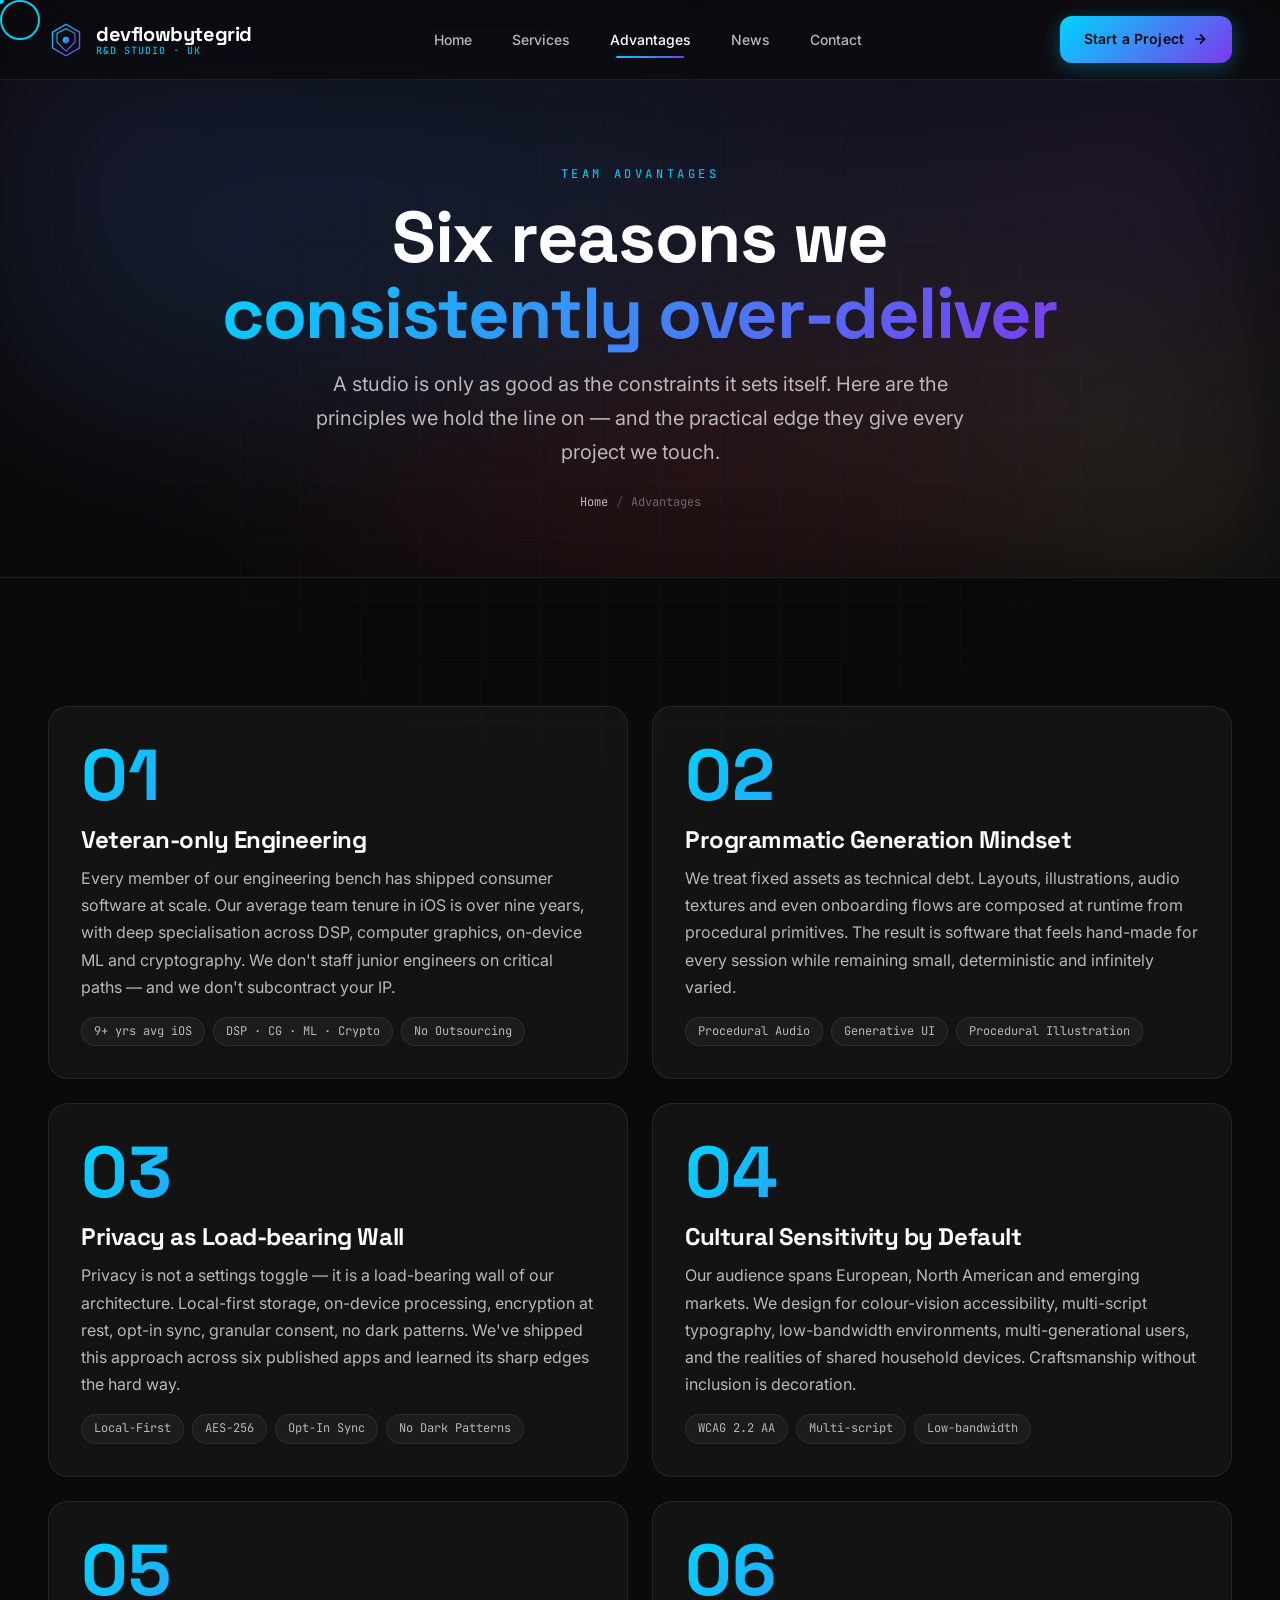
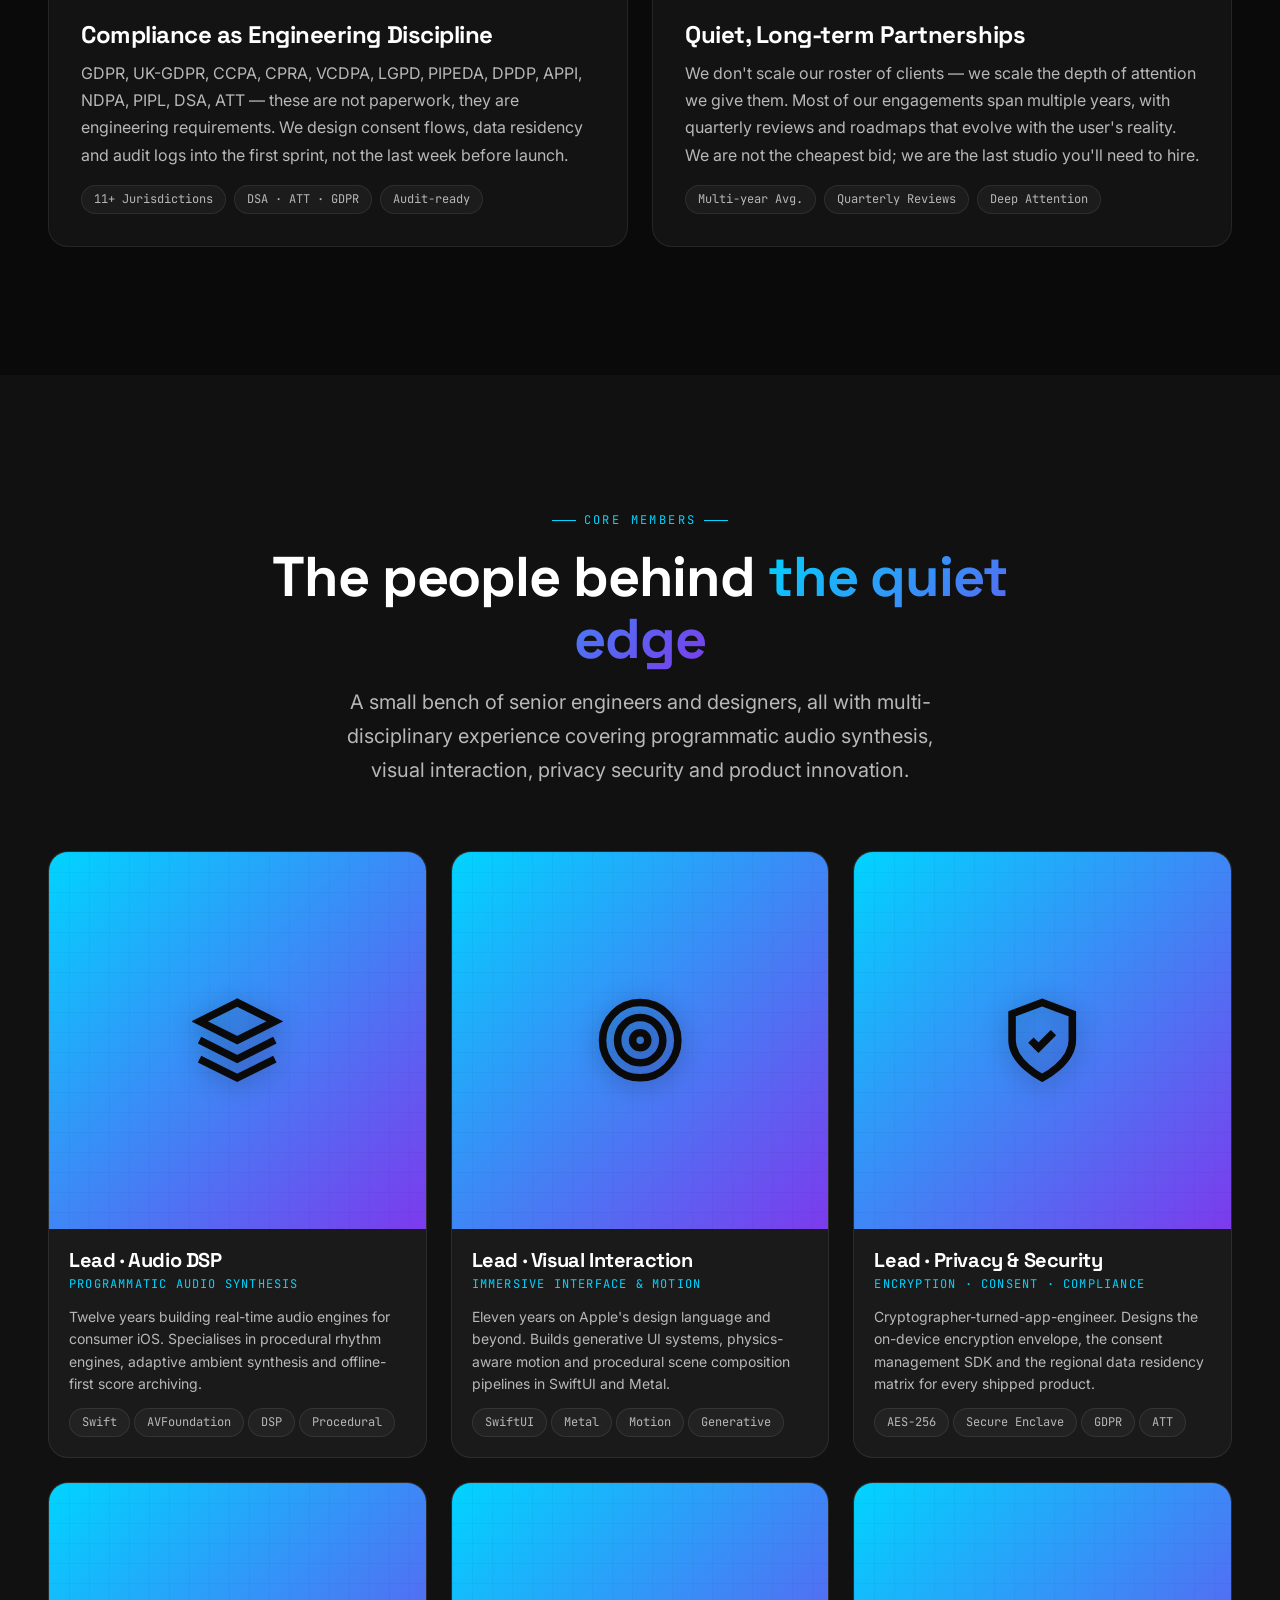
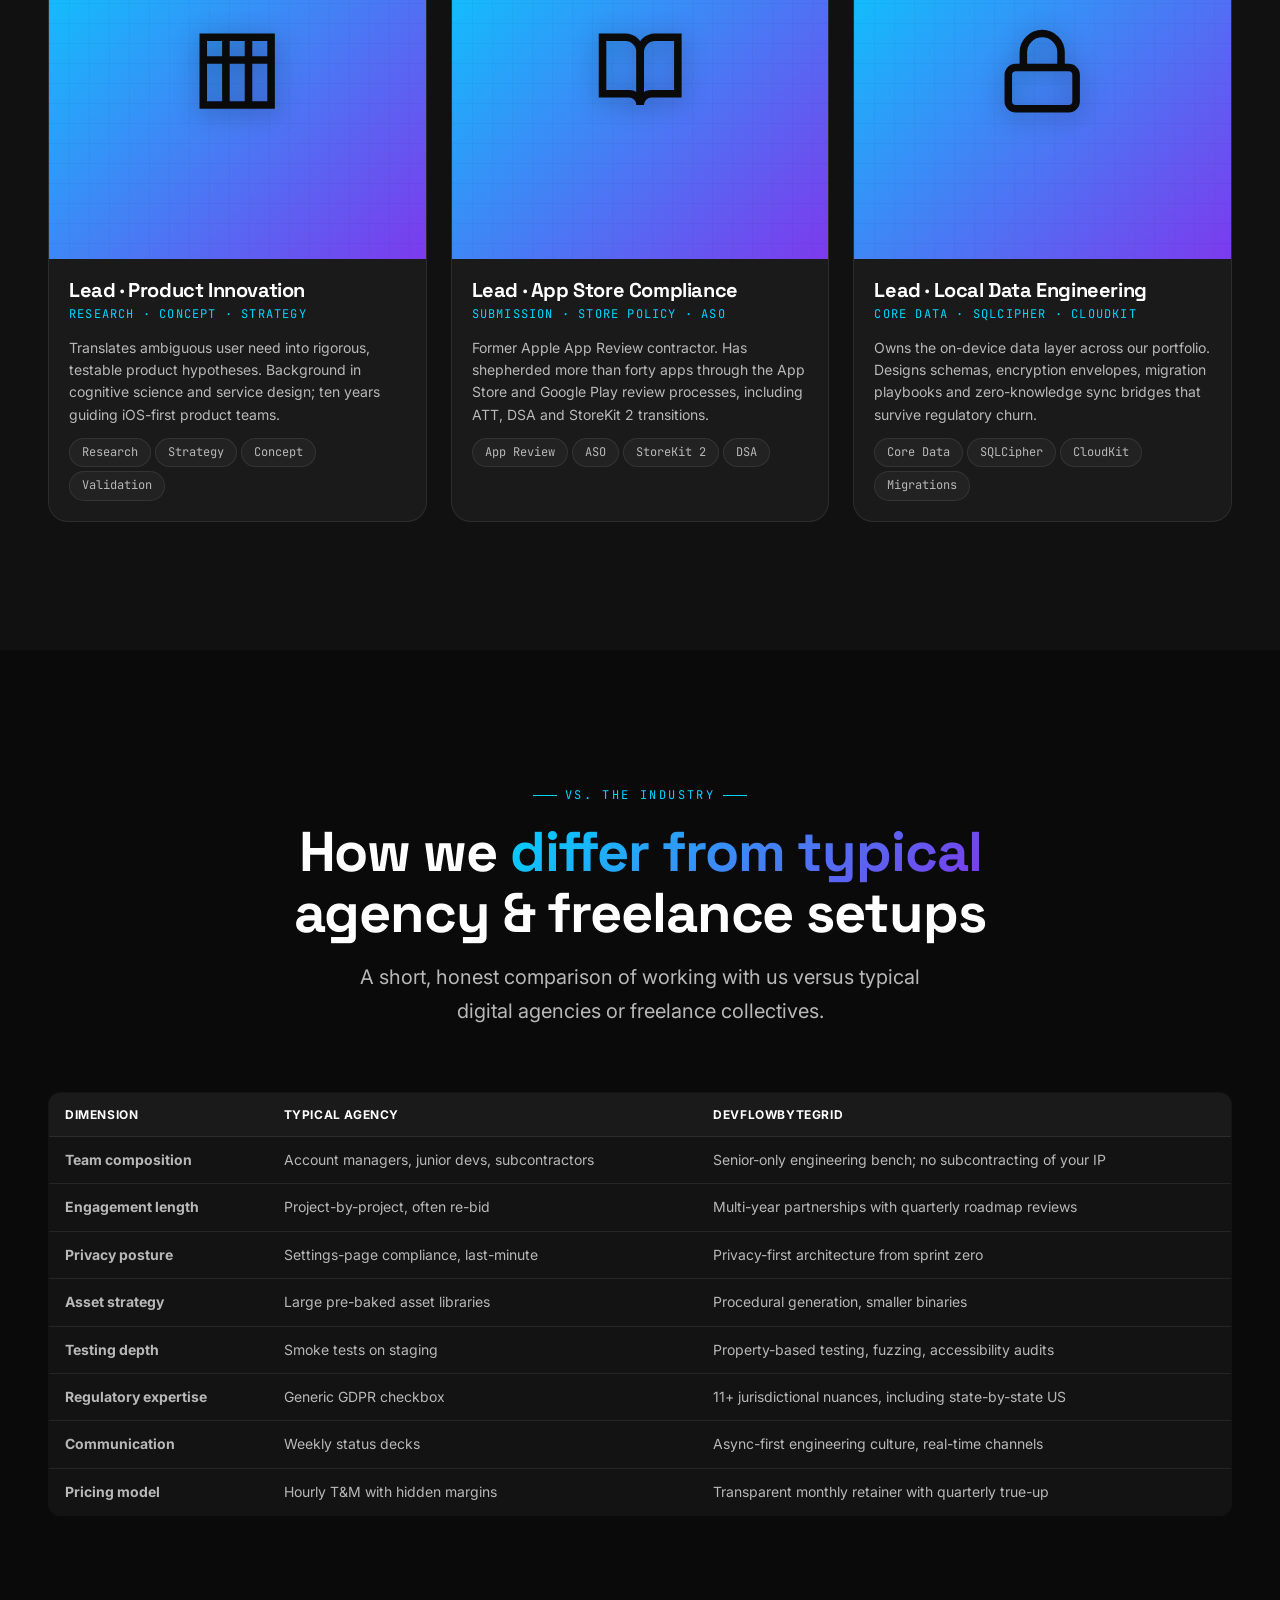
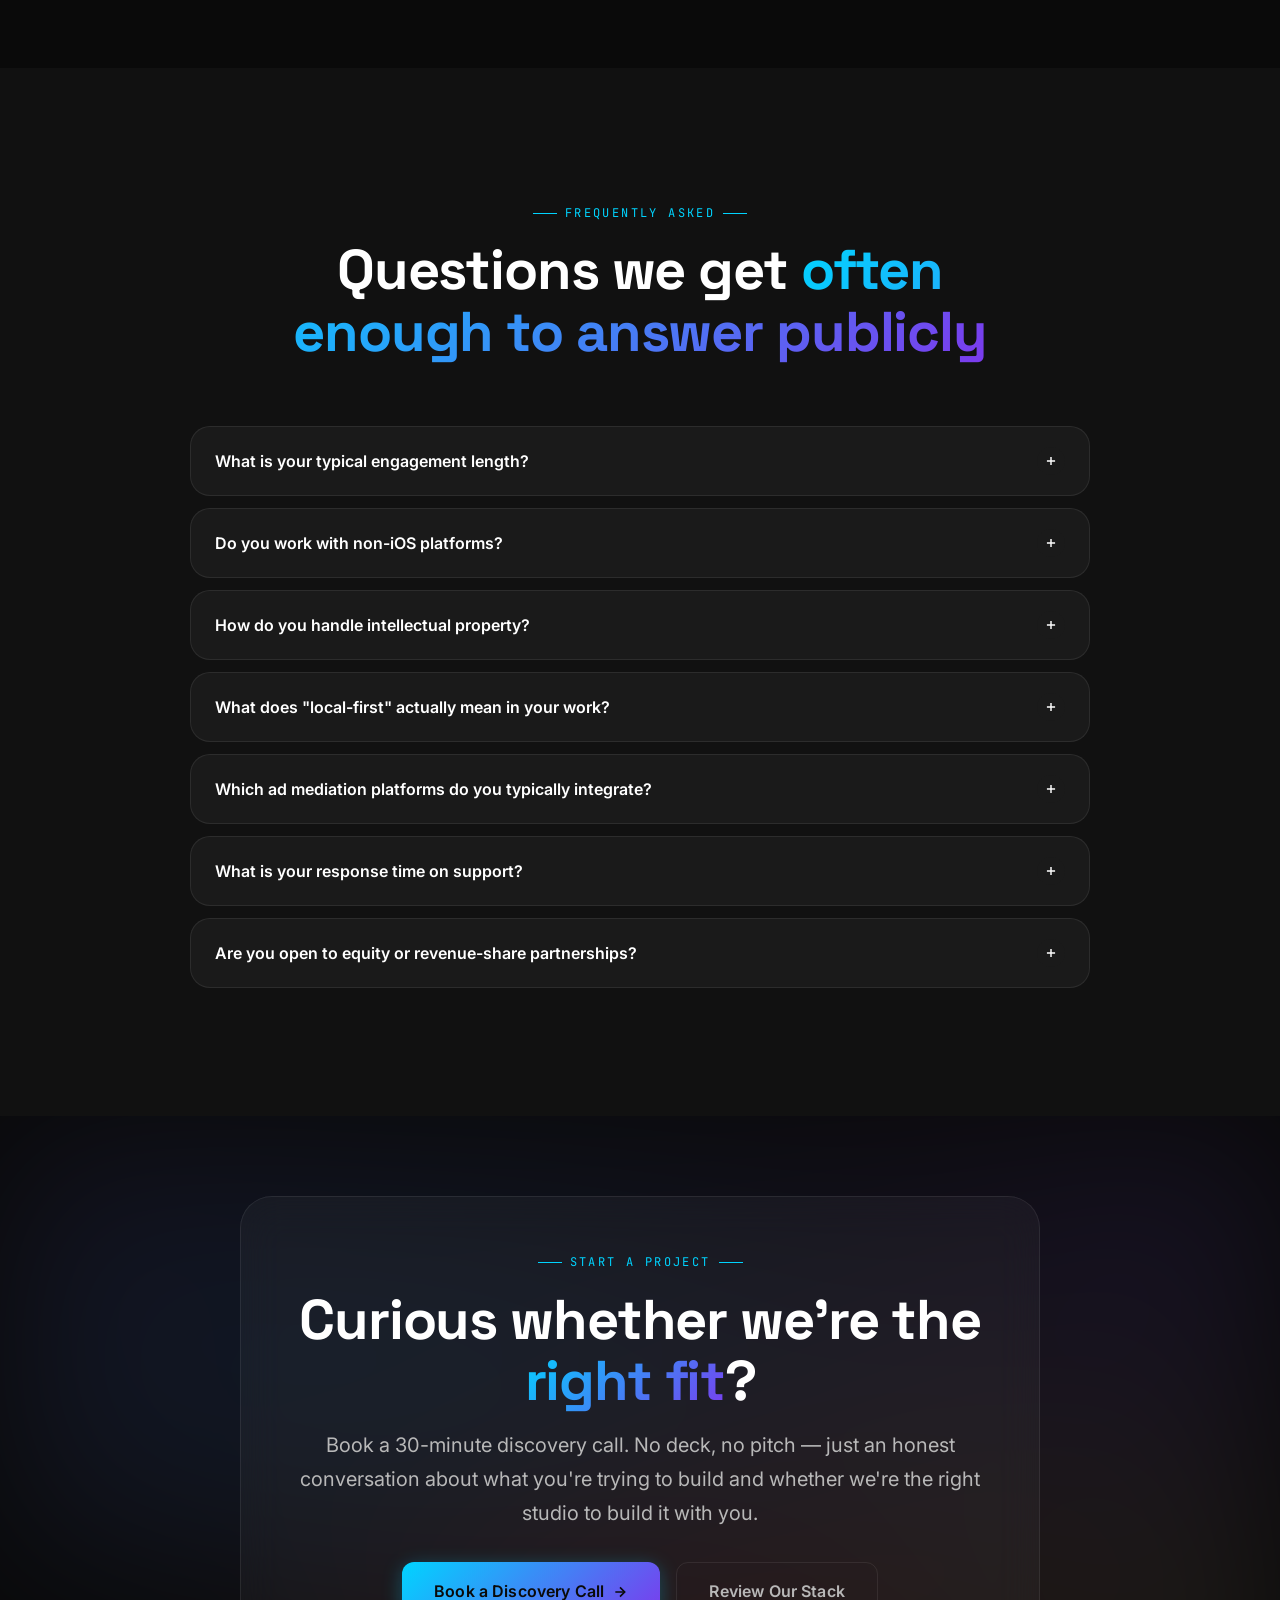
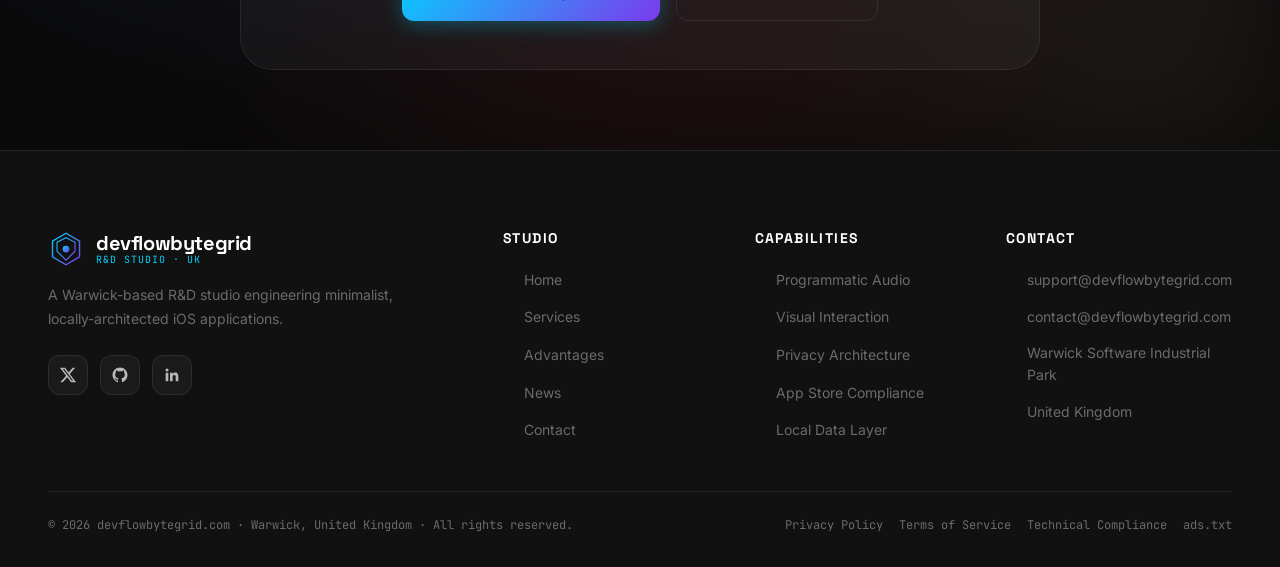
<file: advantages.html>
<!DOCTYPE html>
<html lang="en">
<head>
    <meta charset="UTF-8">
    <meta name="viewport" content="width=device-width, initial-scale=1.0">
    <title>Advantages · devflowbytegrid.com — Why studios & teams choose us</title>
    <meta name="description" content="Why devflowbytegrid stands apart: veteran engineers, programmatic generation, immersive interaction design, local-first privacy architecture, and a culture of craftsmanship that rejects compromise.">
    <meta name="keywords" content="advantages, why us, team strengths, veteran engineers, programmatic generation, privacy first, local data, craftsmanship, design philosophy, iOS studio">
    <meta name="robots" content="index, follow">
    <link rel="canonical" href="https://devflowbytegrid.com/advantages.html">
    <link rel="icon" type="image/svg+xml" href="data:image/svg+xml,%3Csvg xmlns='http://www.w3.org/2000/svg' viewBox='0 0 64 64'%3E%3Cdefs%3E%3ClinearGradient id='g' x1='0%25' y1='0%25' x2='100%25' y2='100%25'%3E%3Cstop offset='0%25' stop-color='%2300d4ff'/%3E%3Cstop offset='100%25' stop-color='%237c3aed'/%3E%3C/linearGradient%3E%3C/defs%3E%3Cpath d='M32 4 L56 18 L56 46 L32 60 L8 46 L8 18 Z' stroke='url(%23g)' stroke-width='2' fill='none'/%3E%3Ccircle cx='32' cy='32' r='6' fill='url(%23g)'/%3E%3C/svg%3E">
    <link rel="preconnect" href="https://fonts.googleapis.com">
    <link rel="preconnect" href="https://fonts.gstatic.com" crossorigin>
    <link href="https://fonts.googleapis.com/css2?family=Inter:wght@400;500;600;700;800&family=Space+Grotesk:wght@500;600;700;800&family=JetBrains+Mono:wght@400;500;600&display=swap" rel="stylesheet">
    <link rel="stylesheet" href="css/style.css">
    <link rel="stylesheet" href="css/animations.css">
    <link rel="stylesheet" href="css/responsive.css">
    <link rel="stylesheet" href="css/pages.css">
    <meta property="og:title" content="Advantages · devflowbytegrid.com">
    <meta property="og:description" content="Why studios and product teams choose devflowbytegrid as their engineering partner.">
    <meta property="og:type" content="website">
    <meta property="og:url" content="https://devflowbytegrid.com/advantages.html">
</head>
<body>
    <div class="preloader"><div class="preloader-content"><div class="preloader-logo"><svg viewBox="0 0 64 64" fill="none" width="80" height="80"><defs><linearGradient id="pg" x1="0%" y1="0%" x2="100%" y2="100%"><stop offset="0%" stop-color="#00d4ff"/><stop offset="100%" stop-color="#7c3aed"/></linearGradient></defs><path d="M32 4 L56 18 L56 46 L32 60 L8 46 L8 18 Z" stroke="url(#pg)" stroke-width="2" fill="none"/><circle cx="32" cy="32" r="6" fill="url(#pg)"/></svg><div class="preloader-spinner"></div></div><div class="preloader-text">Initialising</div></div></div>

    <header class="site-header">
        <div class="nav-container">
            <a href="index.html" class="logo">
                <svg viewBox="0 0 64 64" fill="none"><defs><linearGradient id="h" x1="0%" y1="0%" x2="100%" y2="100%"><stop offset="0%" stop-color="#00d4ff"/><stop offset="100%" stop-color="#7c3aed"/></linearGradient></defs><path d="M32 4 L56 18 L56 46 L32 60 L8 46 L8 18 Z" stroke="url(#h)" stroke-width="2.5" fill="none"/><path d="M16 20 L32 12 L48 20 L48 36 L32 52 L16 36 Z" stroke="url(#h)" stroke-width="2" fill="none"/><circle cx="32" cy="32" r="6" fill="url(#h)"/></svg>
                <div class="logo-text"><span>devflowbytegrid</span><small>R&D STUDIO · UK</small></div>
            </a>
            <nav><ul class="nav-menu">
                <li><a href="index.html" class="nav-link">Home</a></li>
                <li><a href="services.html" class="nav-link">Services</a></li>
                <li><a href="advantages.html" class="nav-link active">Advantages</a></li>
                <li><a href="news.html" class="nav-link">News</a></li>
                <li><a href="contact.html" class="nav-link">Contact</a></li>
            </ul></nav>
            <div class="nav-cta">
                <a href="contact.html" class="btn btn-primary magnetic">Start a Project <svg class="btn-icon" viewBox="0 0 24 24" fill="none" stroke="currentColor" stroke-width="2.5"><line x1="5" y1="12" x2="19" y2="12"/><polyline points="12 5 19 12 12 19"/></svg></a>
                <button class="mobile-toggle" aria-label="Open menu"><svg viewBox="0 0 24 24" fill="none" stroke="currentColor" stroke-width="2"><line x1="3" y1="6" x2="21" y2="6"/><line x1="3" y1="12" x2="21" y2="12"/><line x1="3" y1="18" x2="21" y2="18"/></svg></button>
            </div>
        </div>
    </header>

    <main>
        <!-- PAGE HERO -->
        <section class="page-hero">
            <div class="page-hero-bg"></div>
            <div class="container">
                <div class="page-hero-content">
                    <div class="page-hero-eyebrow">TEAM ADVANTAGES</div>
                    <h1 class="page-hero-title">Six reasons we <span class="text-gradient">consistently over-deliver</span></h1>
                    <p class="page-hero-subtitle">A studio is only as good as the constraints it sets itself. Here are the principles we hold the line on — and the practical edge they give every project we touch.</p>
                    <nav class="breadcrumb"><a href="index.html">Home</a><span class="breadcrumb-separator">/</span><span>Advantages</span></nav>
                </div>
            </div>
        </section>

        <!-- ADVANTAGES GRID -->
        <section class="section">
            <div class="container">
                <div class="value-grid stagger">
                    <article class="value-card reveal">
                        <div class="value-number">01</div>
                        <h3>Veteran-only Engineering</h3>
                        <p>Every member of our engineering bench has shipped consumer software at scale. Our average team tenure in iOS is over nine years, with deep specialisation across DSP, computer graphics, on-device ML and cryptography. We don't staff junior engineers on critical paths — and we don't subcontract your IP.</p>
                        <div class="value-tags">
                            <span class="tag">9+ yrs avg iOS</span>
                            <span class="tag">DSP · CG · ML · Crypto</span>
                            <span class="tag">No Outsourcing</span>
                        </div>
                    </article>

                    <article class="value-card reveal">
                        <div class="value-number">02</div>
                        <h3>Programmatic Generation Mindset</h3>
                        <p>We treat fixed assets as technical debt. Layouts, illustrations, audio textures and even onboarding flows are composed at runtime from procedural primitives. The result is software that feels hand-made for every session while remaining small, deterministic and infinitely varied.</p>
                        <div class="value-tags">
                            <span class="tag">Procedural Audio</span>
                            <span class="tag">Generative UI</span>
                            <span class="tag">Procedural Illustration</span>
                        </div>
                    </article>

                    <article class="value-card reveal">
                        <div class="value-number">03</div>
                        <h3>Privacy as Load-bearing Wall</h3>
                        <p>Privacy is not a settings toggle — it is a load-bearing wall of our architecture. Local-first storage, on-device processing, encryption at rest, opt-in sync, granular consent, no dark patterns. We've shipped this approach across six published apps and learned its sharp edges the hard way.</p>
                        <div class="value-tags">
                            <span class="tag">Local-First</span>
                            <span class="tag">AES-256</span>
                            <span class="tag">Opt-In Sync</span>
                            <span class="tag">No Dark Patterns</span>
                        </div>
                    </article>

                    <article class="value-card reveal">
                        <div class="value-number">04</div>
                        <h3>Cultural Sensitivity by Default</h3>
                        <p>Our audience spans European, North American and emerging markets. We design for colour-vision accessibility, multi-script typography, low-bandwidth environments, multi-generational users, and the realities of shared household devices. Craftsmanship without inclusion is decoration.</p>
                        <div class="value-tags">
                            <span class="tag">WCAG 2.2 AA</span>
                            <span class="tag">Multi-script</span>
                            <span class="tag">Low-bandwidth</span>
                        </div>
                    </article>

                    <article class="value-card reveal">
                        <div class="value-number">05</div>
                        <h3>Compliance as Engineering Discipline</h3>
                        <p>GDPR, UK-GDPR, CCPA, CPRA, VCDPA, LGPD, PIPEDA, DPDP, APPI, NDPA, PIPL, DSA, ATT — these are not paperwork, they are engineering requirements. We design consent flows, data residency and audit logs into the first sprint, not the last week before launch.</p>
                        <div class="value-tags">
                            <span class="tag">11+ Jurisdictions</span>
                            <span class="tag">DSA · ATT · GDPR</span>
                            <span class="tag">Audit-ready</span>
                        </div>
                    </article>

                    <article class="value-card reveal">
                        <div class="value-number">06</div>
                        <h3>Quiet, Long-term Partnerships</h3>
                        <p>We don't scale our roster of clients — we scale the depth of attention we give them. Most of our engagements span multiple years, with quarterly reviews and roadmaps that evolve with the user's reality. We are not the cheapest bid; we are the last studio you'll need to hire.</p>
                        <div class="value-tags">
                            <span class="tag">Multi-year Avg.</span>
                            <span class="tag">Quarterly Reviews</span>
                            <span class="tag">Deep Attention</span>
                        </div>
                    </article>
                </div>
            </div>
        </section>

        <!-- CORE MEMBERS -->
        <section class="section" style="background: var(--color-bg-secondary);" id="team">
            <div class="container">
                <div class="section-header reveal">
                    <div class="section-eyebrow">CORE MEMBERS</div>
                    <h2 class="section-title">The people behind <span class="text-gradient">the quiet edge</span></h2>
                    <p class="section-subtitle">A small bench of senior engineers and designers, all with multi-disciplinary experience covering programmatic audio synthesis, visual interaction, privacy security and product innovation.</p>
                </div>

                <div class="team-grid stagger">
                    <article class="team-card reveal">
                        <div class="team-avatar">
                            <svg viewBox="0 0 24 24" fill="none" stroke="currentColor" stroke-width="2"><path d="M12 2L2 7l10 5 10-5-10-5z"/><path d="M2 17l10 5 10-5"/><path d="M2 12l10 5 10-5"/></svg>
                        </div>
                        <div class="team-info">
                            <h3 class="team-name">Lead · Audio DSP</h3>
                            <div class="team-role">PROGRAMMATIC AUDIO SYNTHESIS</div>
                            <p class="team-bio">Twelve years building real-time audio engines for consumer iOS. Specialises in procedural rhythm engines, adaptive ambient synthesis and offline-first score archiving.</p>
                            <div class="team-skills"><span class="tag">Swift</span><span class="tag">AVFoundation</span><span class="tag">DSP</span><span class="tag">Procedural</span></div>
                        </div>
                    </article>

                    <article class="team-card reveal">
                        <div class="team-avatar">
                            <svg viewBox="0 0 24 24" fill="none" stroke="currentColor" stroke-width="2"><circle cx="12" cy="12" r="10"/><circle cx="12" cy="12" r="6"/><circle cx="12" cy="12" r="2"/></svg>
                        </div>
                        <div class="team-info">
                            <h3 class="team-name">Lead · Visual Interaction</h3>
                            <div class="team-role">IMMERSIVE INTERFACE & MOTION</div>
                            <p class="team-bio">Eleven years on Apple's design language and beyond. Builds generative UI systems, physics-aware motion and procedural scene composition pipelines in SwiftUI and Metal.</p>
                            <div class="team-skills"><span class="tag">SwiftUI</span><span class="tag">Metal</span><span class="tag">Motion</span><span class="tag">Generative</span></div>
                        </div>
                    </article>

                    <article class="team-card reveal">
                        <div class="team-avatar">
                            <svg viewBox="0 0 24 24" fill="none" stroke="currentColor" stroke-width="2"><path d="M12 22s8-4 8-10V5l-8-3-8 3v7c0 6 8 10 8 10z"/><polyline points="9 12 11 14 15 10"/></svg>
                        </div>
                        <div class="team-info">
                            <h3 class="team-name">Lead · Privacy & Security</h3>
                            <div class="team-role">ENCRYPTION · CONSENT · COMPLIANCE</div>
                            <p class="team-bio">Cryptographer-turned-app-engineer. Designs the on-device encryption envelope, the consent management SDK and the regional data residency matrix for every shipped product.</p>
                            <div class="team-skills"><span class="tag">AES-256</span><span class="tag">Secure Enclave</span><span class="tag">GDPR</span><span class="tag">ATT</span></div>
                        </div>
                    </article>

                    <article class="team-card reveal">
                        <div class="team-avatar">
                            <svg viewBox="0 0 24 24" fill="none" stroke="currentColor" stroke-width="2"><path d="M3 3h18v18H3z"/><path d="M3 9h18M9 3v18M15 3v18"/></svg>
                        </div>
                        <div class="team-info">
                            <h3 class="team-name">Lead · Product Innovation</h3>
                            <div class="team-role">RESEARCH · CONCEPT · STRATEGY</div>
                            <p class="team-bio">Translates ambiguous user need into rigorous, testable product hypotheses. Background in cognitive science and service design; ten years guiding iOS-first product teams.</p>
                            <div class="team-skills"><span class="tag">Research</span><span class="tag">Strategy</span><span class="tag">Concept</span><span class="tag">Validation</span></div>
                        </div>
                    </article>

                    <article class="team-card reveal">
                        <div class="team-avatar">
                            <svg viewBox="0 0 24 24" fill="none" stroke="currentColor" stroke-width="2"><path d="M2 3h6a4 4 0 0 1 4 4v14a3 3 0 0 0-3-3H2z"/><path d="M22 3h-6a4 4 0 0 0-4 4v14a3 3 0 0 1 3-3h7z"/></svg>
                        </div>
                        <div class="team-info">
                            <h3 class="team-name">Lead · App Store Compliance</h3>
                            <div class="team-role">SUBMISSION · STORE POLICY · ASO</div>
                            <p class="team-bio">Former Apple App Review contractor. Has shepherded more than forty apps through the App Store and Google Play review processes, including ATT, DSA and StoreKit 2 transitions.</p>
                            <div class="team-skills"><span class="tag">App Review</span><span class="tag">ASO</span><span class="tag">StoreKit 2</span><span class="tag">DSA</span></div>
                        </div>
                    </article>

                    <article class="team-card reveal">
                        <div class="team-avatar">
                            <svg viewBox="0 0 24 24" fill="none" stroke="currentColor" stroke-width="2"><rect x="3" y="11" width="18" height="11" rx="2"/><path d="M7 11V7a5 5 0 0 1 10 0v4"/></svg>
                        </div>
                        <div class="team-info">
                            <h3 class="team-name">Lead · Local Data Engineering</h3>
                            <div class="team-role">CORE DATA · SQLCIPHER · CLOUDKIT</div>
                            <p class="team-bio">Owns the on-device data layer across our portfolio. Designs schemas, encryption envelopes, migration playbooks and zero-knowledge sync bridges that survive regulatory churn.</p>
                            <div class="team-skills"><span class="tag">Core Data</span><span class="tag">SQLCipher</span><span class="tag">CloudKit</span><span class="tag">Migrations</span></div>
                        </div>
                    </article>
                </div>
            </div>
        </section>

        <!-- COMPARISON -->
        <section class="section">
            <div class="container">
                <div class="section-header reveal">
                    <div class="section-eyebrow">VS. THE INDUSTRY</div>
                    <h2 class="section-title">How we <span class="text-gradient">differ from typical</span> agency & freelance setups</h2>
                    <p class="section-subtitle">A short, honest comparison of working with us versus typical digital agencies or freelance collectives.</p>
                </div>

                <table class="data-table">
                    <thead>
                        <tr><th>Dimension</th><th>Typical agency</th><th>devflowbytegrid</th></tr>
                    </thead>
                    <tbody>
                        <tr><td><strong>Team composition</strong></td><td>Account managers, junior devs, subcontractors</td><td>Senior-only engineering bench; no subcontracting of your IP</td></tr>
                        <tr><td><strong>Engagement length</strong></td><td>Project-by-project, often re-bid</td><td>Multi-year partnerships with quarterly roadmap reviews</td></tr>
                        <tr><td><strong>Privacy posture</strong></td><td>Settings-page compliance, last-minute</td><td>Privacy-first architecture from sprint zero</td></tr>
                        <tr><td><strong>Asset strategy</strong></td><td>Large pre-baked asset libraries</td><td>Procedural generation, smaller binaries</td></tr>
                        <tr><td><strong>Testing depth</strong></td><td>Smoke tests on staging</td><td>Property-based testing, fuzzing, accessibility audits</td></tr>
                        <tr><td><strong>Regulatory expertise</strong></td><td>Generic GDPR checkbox</td><td>11+ jurisdictional nuances, including state-by-state US</td></tr>
                        <tr><td><strong>Communication</strong></td><td>Weekly status decks</td><td>Async-first engineering culture, real-time channels</td></tr>
                        <tr><td><strong>Pricing model</strong></td><td>Hourly T&M with hidden margins</td><td>Transparent monthly retainer with quarterly true-up</td></tr>
                    </tbody>
                </table>
            </div>
        </section>

        <!-- FAQ -->
        <section class="section" style="background: var(--color-bg-secondary);">
            <div class="container">
                <div class="section-header reveal">
                    <div class="section-eyebrow">FREQUENTLY ASKED</div>
                    <h2 class="section-title">Questions we get <span class="text-gradient">often enough to answer publicly</span></h2>
                </div>

                <div class="faq-list" data-accordion>
                    <div class="faq-item" data-accordion-item>
                        <button class="faq-trigger" data-accordion-trigger>
                            <span>What is your typical engagement length?</span>
                            <span class="faq-icon"><svg viewBox="0 0 24 24" fill="none" stroke="currentColor" stroke-width="2.5"><line x1="12" y1="5" x2="12" y2="19"/><line x1="5" y1="12" x2="19" y2="12"/></svg></span>
                        </button>
                        <div class="faq-content" data-accordion-content><div class="faq-content-inner">
                            <p>Most engagements span 18–36 months. We deliberately avoid short-burst, project-based work because the depth of craft we promise requires time to mature. A minimum initial commitment of six months is typical.</p>
                        </div></div>
                    </div>
                    <div class="faq-item" data-accordion-item>
                        <button class="faq-trigger" data-accordion-trigger>
                            <span>Do you work with non-iOS platforms?</span>
                            <span class="faq-icon"><svg viewBox="0 0 24 24" fill="none" stroke="currentColor" stroke-width="2.5"><line x1="12" y1="5" x2="12" y2="19"/><line x1="5" y1="12" x2="19" y2="12"/></svg></span>
                        </button>
                        <div class="faq-content" data-accordion-content><div class="faq-content-inner">
                            <p>Our primary specialisation is iOS (Swift, SwiftUI, Metal, Core ML), but we maintain a parallel Android team for Kotlin / Jetpack Compose projects where the client requires both. We do not currently build for desktop, web or console platforms.</p>
                        </div></div>
                    </div>
                    <div class="faq-item" data-accordion-item>
                        <button class="faq-trigger" data-accordion-trigger>
                            <span>How do you handle intellectual property?</span>
                            <span class="faq-icon"><svg viewBox="0 0 24 24" fill="none" stroke="currentColor" stroke-width="2.5"><line x1="12" y1="5" x2="12" y2="19"/><line x1="5" y1="12" x2="19" y2="12"/></svg></span>
                        </button>
                        <div class="faq-content" data-accordion-content><div class="faq-content-inner">
                            <p>You own everything. Source code, designs, research artefacts, even the procedural generators we build — all assigned to you under a standard work-for-hire agreement. We retain no re-use rights without explicit written consent.</p>
                        </div></div>
                    </div>
                    <div class="faq-item" data-accordion-item>
                        <button class="faq-trigger" data-accordion-trigger>
                            <span>What does "local-first" actually mean in your work?</span>
                            <span class="faq-icon"><svg viewBox="0 0 24 24" fill="none" stroke="currentColor" stroke-width="2.5"><line x1="12" y1="5" x2="12" y2="19"/><line x1="5" y1="12" x2="19" y2="12"/></svg></span>
                        </button>
                        <div class="faq-content" data-accordion-content><div class="faq-content-inner">
                            <p>It means the user's data lives on the device, encrypted at rest, with zero round-trip to any server unless the user explicitly enables cross-device sync. Even then, the cloud sees ciphertext only — keys stay in the Secure Enclave.</p>
                        </div></div>
                    </div>
                    <div class="faq-item" data-accordion-item>
                        <button class="faq-trigger" data-accordion-trigger>
                            <span>Which ad mediation platforms do you typically integrate?</span>
                            <span class="faq-icon"><svg viewBox="0 0 24 24" fill="none" stroke="currentColor" stroke-width="2.5"><line x1="12" y1="5" x2="12" y2="19"/><line x1="5" y1="12" x2="19" y2="12"/></svg></span>
                        </button>
                        <div class="faq-content" data-accordion-content><div class="faq-content-inner">
                            <p>AppLovin MAX, Google AdMob and Unity LevelPlay as primary mediation, plus Meta Audience Network, Pangle, Mintegral, InMobi, Vungle, ironSource, Chartboost, Tapjoy, AdColony, Digital Turbine, Yandex Ads and BidMachine as secondaries. MMPs include AppsFlyer, Adjust, Singular, Kochava, Branch and Tenjin. All routed through a consent-gated SDK stack.</p>
                        </div></div>
                    </div>
                    <div class="faq-item" data-accordion-item>
                        <button class="faq-trigger" data-accordion-trigger>
                            <span>What is your response time on support?</span>
                            <span class="faq-icon"><svg viewBox="0 0 24 24" fill="none" stroke="currentColor" stroke-width="2.5"><line x1="12" y1="5" x2="12" y2="19"/><line x1="5" y1="12" x2="19" y2="12"/></svg></span>
                        </button>
                        <div class="faq-content" data-accordion-content><div class="faq-content-inner">
                            <p>For active partners, we maintain a four-hour SLA on business days via support@devflowbytegrid.com. For privacy and rights requests specifically, we respond within seven calendar days as required by GDPR Art. 12.</p>
                        </div></div>
                    </div>
                    <div class="faq-item" data-accordion-item>
                        <button class="faq-trigger" data-accordion-trigger>
                            <span>Are you open to equity or revenue-share partnerships?</span>
                            <span class="faq-icon"><svg viewBox="0 0 24 24" fill="none" stroke="currentColor" stroke-width="2.5"><line x1="12" y1="5" x2="12" y2="19"/><line x1="5" y1="12" x2="19" y2="12"/></svg></span>
                        </button>
                        <div class="faq-content" data-accordion-content><div class="faq-content-inner">
                            <p>Occasionally, for the right team and the right product. We prefer small equity (3–7%) plus reduced fees, with a vesting schedule tied to milestones rather than calendar time. Please reach out via contact@devflowbytegrid.com.</p>
                        </div></div>
                    </div>
                </div>
            </div>
        </section>

        <!-- CTA -->
        <section class="cta-section">
            <div class="cta-bg"></div>
            <div class="container">
                <div class="cta-content reveal">
                    <div class="section-eyebrow" style="justify-content: center;">START A PROJECT</div>
                    <h2>Curious whether we're the <span class="text-gradient">right fit</span>?</h2>
                    <p>Book a 30-minute discovery call. No deck, no pitch — just an honest conversation about what you're trying to build and whether we're the right studio to build it with you.</p>
                    <div class="cta-actions">
                        <a href="contact.html" class="btn btn-primary btn-lg magnetic">Book a Discovery Call <svg class="btn-icon" viewBox="0 0 24 24" fill="none" stroke="currentColor" stroke-width="2.5"><line x1="5" y1="12" x2="19" y2="12"/><polyline points="12 5 19 12 12 19"/></svg></a>
                        <a href="services.html" class="btn btn-ghost btn-lg magnetic">Review Our Stack</a>
                    </div>
                </div>
            </div>
        </section>
    </main>

    <footer class="site-footer">
        <div class="container">
            <div class="footer-grid">
                <div class="footer-brand">
                    <a href="index.html" class="logo"><svg viewBox="0 0 64 64" fill="none"><defs><linearGradient id="fg" x1="0%" y1="0%" x2="100%" y2="100%"><stop offset="0%" stop-color="#00d4ff"/><stop offset="100%" stop-color="#7c3aed"/></linearGradient></defs><path d="M32 4 L56 18 L56 46 L32 60 L8 46 L8 18 Z" stroke="url(#fg)" stroke-width="2.5" fill="none"/><path d="M16 20 L32 12 L48 20 L48 36 L32 52 L16 36 Z" stroke="url(#fg)" stroke-width="2" fill="none"/><circle cx="32" cy="32" r="6" fill="url(#fg)"/></svg><div class="logo-text"><span>devflowbytegrid</span><small>R&D STUDIO · UK</small></div></a>
                    <p>A Warwick-based R&D studio engineering minimalist, locally-architected iOS applications.</p>
                    <div class="footer-social"><a href="#" class="social-link" aria-label="Twitter"><svg viewBox="0 0 24 24" fill="currentColor"><path d="M18.244 2.25h3.308l-7.227 8.26 8.502 11.24H16.17l-5.214-6.817L4.99 21.75H1.68l7.73-8.835L1.254 2.25H8.08l4.713 6.231zm-1.161 17.52h1.833L7.084 4.126H5.117z"/></svg></a><a href="#" class="social-link" aria-label="GitHub"><svg viewBox="0 0 24 24" fill="currentColor"><path d="M12 2C6.477 2 2 6.484 2 12.017c0 4.425 2.865 8.18 6.839 9.504.5.092.682-.217.682-.483 0-.237-.008-.868-.013-1.703-2.782.605-3.369-1.343-3.369-1.343-.454-1.158-1.11-1.466-1.11-1.466-.908-.62.069-.608.069-.608 1.003.07 1.531 1.032 1.531 1.032.892 1.53 2.341 1.088 2.91.832.092-.647.35-1.088.636-1.338-2.22-.253-4.555-1.113-4.555-4.951 0-1.093.39-1.988 1.029-2.688-.103-.253-.446-1.272.098-2.65 0 0 .84-.27 2.75 1.026A9.564 9.564 0 0 1 12 6.844c.85.004 1.705.115 2.504.337 1.909-1.296 2.747-1.027 2.747-1.027.546 1.379.202 2.398.1 2.651.64.7 1.028 1.595 1.028 2.688 0 3.848-2.339 4.695-4.566 4.943.359.309.678.92.678 1.855 0 1.338-.012 2.419-.012 2.747 0 .268.18.58.688.482A10.02 10.02 0 0 0 22 12.017C22 6.484 17.522 2 12 2z"/></svg></a><a href="#" class="social-link" aria-label="LinkedIn"><svg viewBox="0 0 24 24" fill="currentColor"><path d="M20.447 20.452h-3.554v-5.569c0-1.328-.027-3.037-1.852-3.037-1.853 0-2.136 1.445-2.136 2.939v5.667H9.351V9h3.414v1.561h.046c.477-.9 1.637-1.85 3.37-1.85 3.601 0 4.267 2.37 4.267 5.455v6.286zM5.337 7.433a2.062 2.062 0 0 1-2.063-2.065 2.063 2.063 0 1 1 2.063 2.065zm1.782 13.019H3.555V9h3.564v11.452z"/></svg></a></div>
                </div>
                <div class="footer-col"><h4>Studio</h4><ul class="footer-list"><li><a href="index.html">Home</a></li><li><a href="services.html">Services</a></li><li><a href="advantages.html">Advantages</a></li><li><a href="news.html">News</a></li><li><a href="contact.html">Contact</a></li></ul></div>
                <div class="footer-col"><h4>Capabilities</h4><ul class="footer-list"><li><a href="services.html#audio">Programmatic Audio</a></li><li><a href="services.html#visual">Visual Interaction</a></li><li><a href="services.html#privacy">Privacy Architecture</a></li><li><a href="services.html#monetization">App Store Compliance</a></li><li><a href="services.html#data">Local Data Layer</a></li></ul></div>
                <div class="footer-col"><h4>Contact</h4><ul class="footer-list"><li><a href="mailto:support@devflowbytegrid.com">support@devflowbytegrid.com</a></li><li><a href="mailto:contact@devflowbytegrid.com">contact@devflowbytegrid.com</a></li><li><a href="contact.html">Warwick Software Industrial Park</a></li><li><a href="contact.html">United Kingdom</a></li></ul></div>
            </div>
            <div class="footer-bottom">
                <div class="footer-copyright">© 2026 devflowbytegrid.com · Warwick, United Kingdom · All rights reserved.</div>
                <div class="footer-legal"><a href="privacy-policy.html">Privacy Policy</a><a href="terms-of-service.html">Terms of Service</a><a href="technical-compliance.html">Technical Compliance</a><a href="app-ads.txt" rel="ads.txt">ads.txt</a></div>
            </div>
        </div>
    </footer>
    <button class="back-to-top" data-back-to-top aria-label="Back to top"><svg viewBox="0 0 24 24" fill="none" stroke="currentColor" stroke-width="2.5"><line x1="12" y1="19" x2="12" y2="5"/><polyline points="5 12 12 5 19 12"/></svg></button>
    <script src="js/main.js" defer></script>
</body>
</html>
</file>
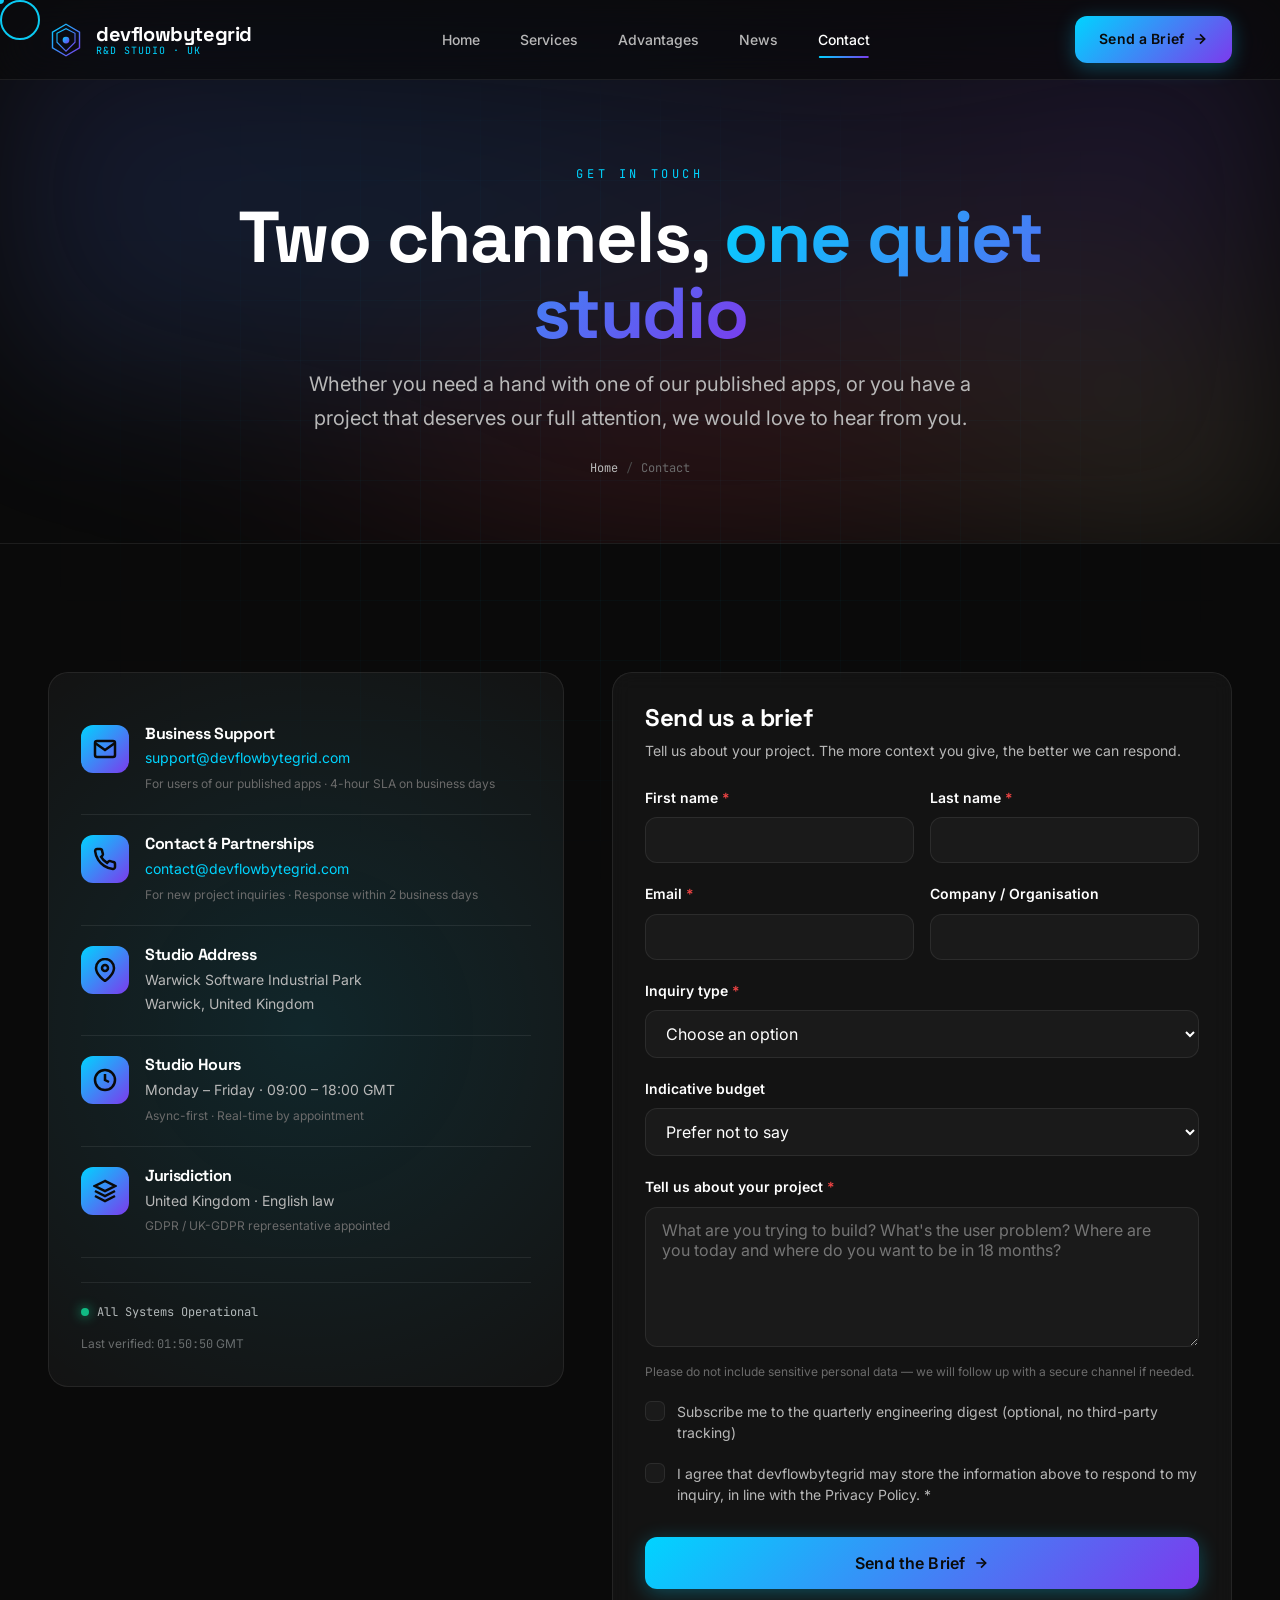
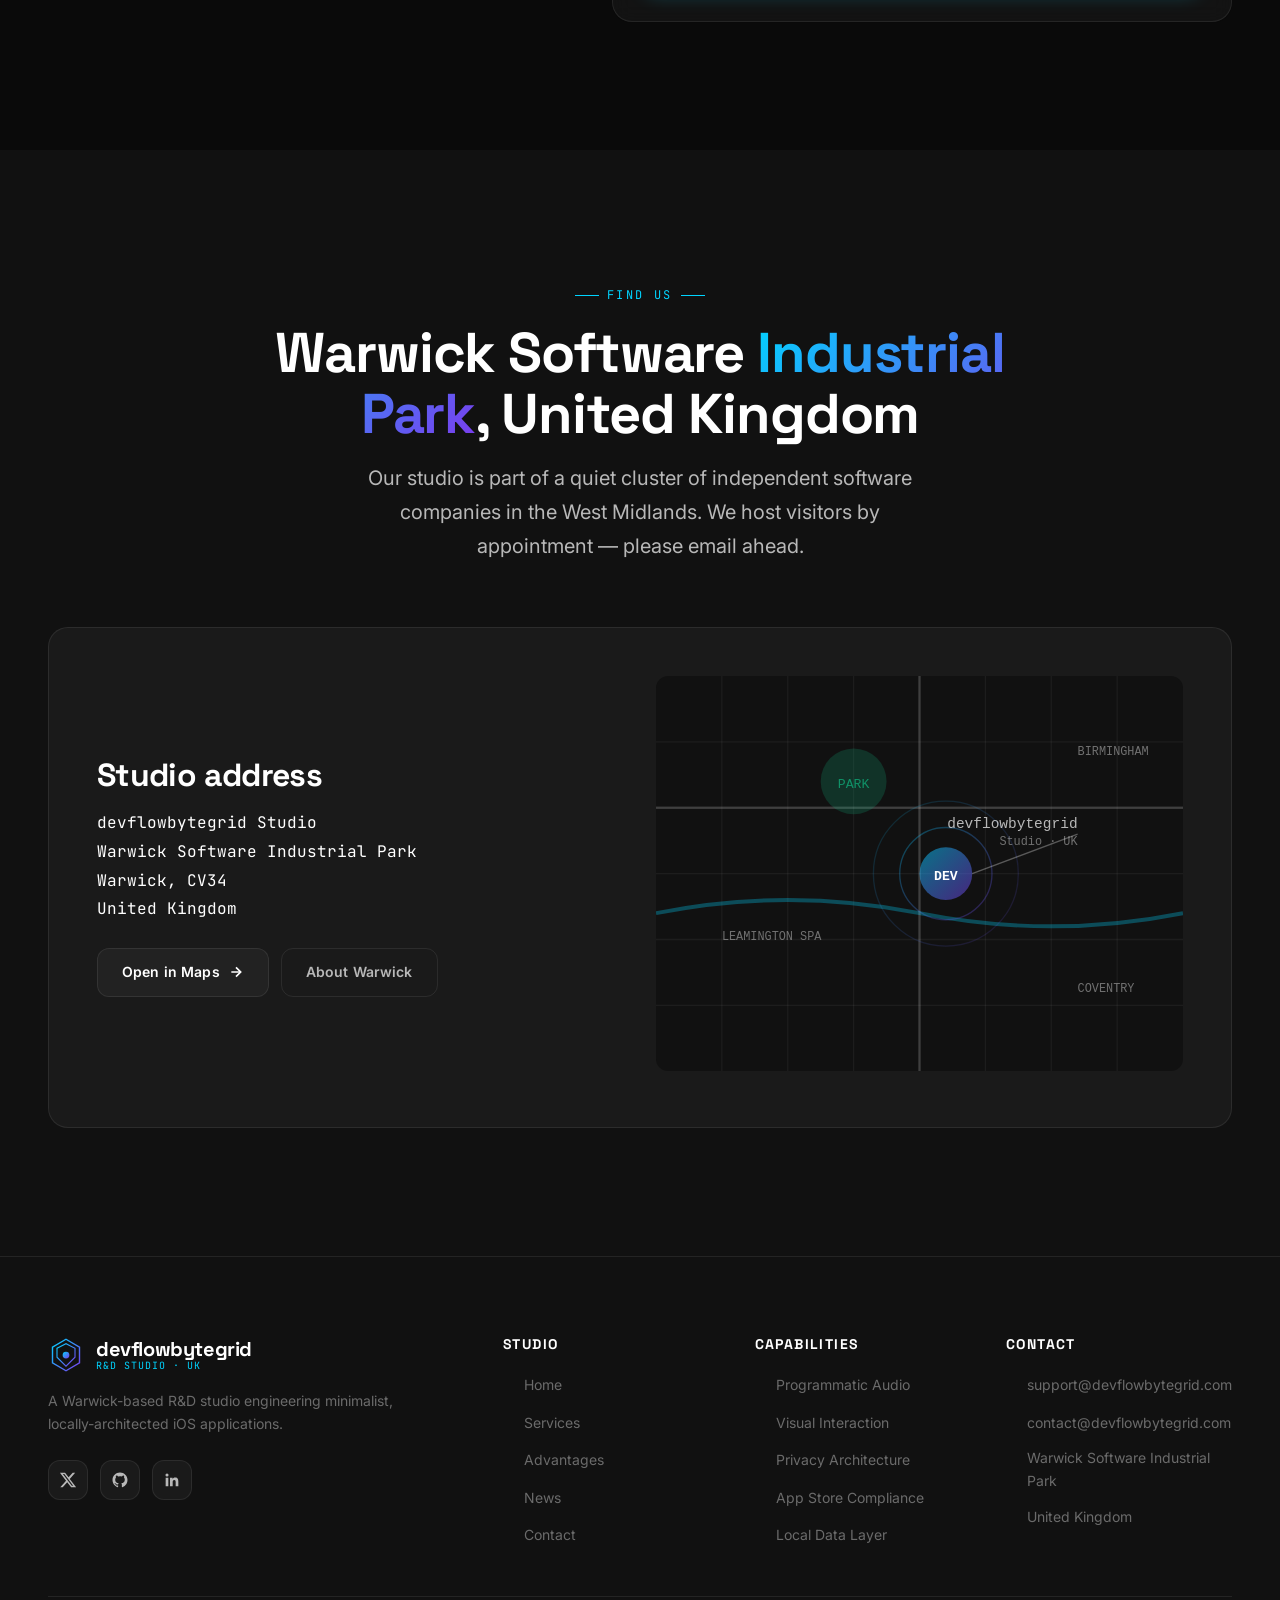
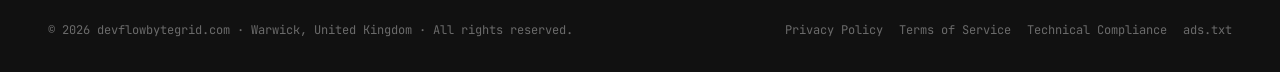
<file: contact.html>
<!DOCTYPE html>
<html lang="en">
<head>
    <meta charset="UTF-8">
    <meta name="viewport" content="width=device-width, initial-scale=1.0">
    <title>Contact · devflowbytegrid.com — Warwick, United Kingdom</title>
    <meta name="description" content="Contact the devflowbytegrid studio. Business support via support@devflowbytegrid.com, new partnerships via contact@devflowbytegrid.com. Located at Warwick Software Industrial Park, United Kingdom.">
    <meta name="keywords" content="contact, devflowbytegrid, Warwick, UK, support, partnership, iOS studio, software studio, app development, UK software industrial park">
    <meta name="robots" content="index, follow">
    <link rel="canonical" href="https://devflowbytegrid.com/contact.html">
    <link rel="icon" type="image/svg+xml" href="data:image/svg+xml,%3Csvg xmlns='http://www.w3.org/2000/svg' viewBox='0 0 64 64'%3E%3Cdefs%3E%3ClinearGradient id='g' x1='0%25' y1='0%25' x2='100%25' y2='100%25'%3E%3Cstop offset='0%25' stop-color='%2300d4ff'/%3E%3Cstop offset='100%25' stop-color='%237c3aed'/%3E%3C/linearGradient%3E%3C/defs%3E%3Cpath d='M32 4 L56 18 L56 46 L32 60 L8 46 L8 18 Z' stroke='url(%23g)' stroke-width='2' fill='none'/%3E%3Ccircle cx='32' cy='32' r='6' fill='url(%23g)'/%3E%3C/svg%3E">
    <link rel="preconnect" href="https://fonts.googleapis.com">
    <link rel="preconnect" href="https://fonts.gstatic.com" crossorigin>
    <link href="https://fonts.googleapis.com/css2?family=Inter:wght@400;500;600;700;800&family=Space+Grotesk:wght@500;600;700;800&family=JetBrains+Mono:wght@400;500;600&display=swap" rel="stylesheet">
    <link rel="stylesheet" href="css/style.css">
    <link rel="stylesheet" href="css/animations.css">
    <link rel="stylesheet" href="css/responsive.css">
    <link rel="stylesheet" href="css/pages.css">
    <meta property="og:title" content="Contact · devflowbytegrid.com">
    <meta property="og:description" content="Get in touch with the devflowbytegrid studio in Warwick, United Kingdom.">
    <meta property="og:type" content="website">
    <meta property="og:url" content="https://devflowbytegrid.com/contact.html">
</head>
<body>
    <div class="preloader"><div class="preloader-content"><div class="preloader-logo"><svg viewBox="0 0 64 64" fill="none" width="80" height="80"><defs><linearGradient id="pg" x1="0%" y1="0%" x2="100%" y2="100%"><stop offset="0%" stop-color="#00d4ff"/><stop offset="100%" stop-color="#7c3aed"/></linearGradient></defs><path d="M32 4 L56 18 L56 46 L32 60 L8 46 L8 18 Z" stroke="url(#pg)" stroke-width="2" fill="none"/><circle cx="32" cy="32" r="6" fill="url(#pg)"/></svg><div class="preloader-spinner"></div></div><div class="preloader-text">Initialising</div></div></div>

    <header class="site-header">
        <div class="nav-container">
            <a href="index.html" class="logo">
                <svg viewBox="0 0 64 64" fill="none"><defs><linearGradient id="h" x1="0%" y1="0%" x2="100%" y2="100%"><stop offset="0%" stop-color="#00d4ff"/><stop offset="100%" stop-color="#7c3aed"/></linearGradient></defs><path d="M32 4 L56 18 L56 46 L32 60 L8 46 L8 18 Z" stroke="url(#h)" stroke-width="2.5" fill="none"/><path d="M16 20 L32 12 L48 20 L48 36 L32 52 L16 36 Z" stroke="url(#h)" stroke-width="2" fill="none"/><circle cx="32" cy="32" r="6" fill="url(#h)"/></svg>
                <div class="logo-text"><span>devflowbytegrid</span><small>R&D STUDIO · UK</small></div>
            </a>
            <nav><ul class="nav-menu">
                <li><a href="index.html" class="nav-link">Home</a></li>
                <li><a href="services.html" class="nav-link">Services</a></li>
                <li><a href="advantages.html" class="nav-link">Advantages</a></li>
                <li><a href="news.html" class="nav-link">News</a></li>
                <li><a href="contact.html" class="nav-link active">Contact</a></li>
            </ul></nav>
            <div class="nav-cta">
                <a href="#contact-form" class="btn btn-primary magnetic">Send a Brief <svg class="btn-icon" viewBox="0 0 24 24" fill="none" stroke="currentColor" stroke-width="2.5"><line x1="5" y1="12" x2="19" y2="12"/><polyline points="12 5 19 12 12 19"/></svg></a>
                <button class="mobile-toggle" aria-label="Open menu"><svg viewBox="0 0 24 24" fill="none" stroke="currentColor" stroke-width="2"><line x1="3" y1="6" x2="21" y2="6"/><line x1="3" y1="12" x2="21" y2="12"/><line x1="3" y1="18" x2="21" y2="18"/></svg></button>
            </div>
        </div>
    </header>

    <main>
        <section class="page-hero">
            <div class="page-hero-bg"></div>
            <div class="container">
                <div class="page-hero-content">
                    <div class="page-hero-eyebrow">GET IN TOUCH</div>
                    <h1 class="page-hero-title">Two channels, <span class="text-gradient">one quiet studio</span></h1>
                    <p class="page-hero-subtitle">Whether you need a hand with one of our published apps, or you have a project that deserves our full attention, we would love to hear from you.</p>
                    <nav class="breadcrumb"><a href="index.html">Home</a><span class="breadcrumb-separator">/</span><span>Contact</span></nav>
                </div>
            </div>
        </section>

        <!-- CONTACT INFO + FORM -->
        <section class="section">
            <div class="container">
                <div class="contact-grid">
                    <div class="reveal">
                        <div class="contact-info-card">
                            <div class="contact-info-item">
                                <div class="contact-info-icon">
                                    <svg viewBox="0 0 24 24" fill="none" stroke="currentColor" stroke-width="2.5"><path d="M4 4h16c1.1 0 2 .9 2 2v12c0 1.1-.9 2-2 2H4c-1.1 0-2-.9-2-2V6c0-1.1.9-2 2-2z"/><polyline points="22,6 12,13 2,6"/></svg>
                                </div>
                                <div class="contact-info-content">
                                    <h4>Business Support</h4>
                                    <p><a href="mailto:support@devflowbytegrid.com">support@devflowbytegrid.com</a></p>
                                    <p style="font-size: var(--fs-xs); color: var(--color-text-tertiary); margin-top: 4px;">For users of our published apps · 4-hour SLA on business days</p>
                                </div>
                            </div>

                            <div class="contact-info-item">
                                <div class="contact-info-icon">
                                    <svg viewBox="0 0 24 24" fill="none" stroke="currentColor" stroke-width="2.5"><path d="M22 16.92v3a2 2 0 0 1-2.18 2 19.79 19.79 0 0 1-8.63-3.07 19.5 19.5 0 0 1-6-6 19.79 19.79 0 0 1-3.07-8.67A2 2 0 0 1 4.11 2h3a2 2 0 0 1 2 1.72c.13.96.37 1.9.72 2.81a2 2 0 0 1-.45 2.11L8.09 9.91a16 16 0 0 0 6 6l1.27-1.27a2 2 0 0 1 2.11-.45c.91.35 1.85.59 2.81.72A2 2 0 0 1 22 16.92z"/></svg>
                                </div>
                                <div class="contact-info-content">
                                    <h4>Contact & Partnerships</h4>
                                    <p><a href="mailto:contact@devflowbytegrid.com">contact@devflowbytegrid.com</a></p>
                                    <p style="font-size: var(--fs-xs); color: var(--color-text-tertiary); margin-top: 4px;">For new project inquiries · Response within 2 business days</p>
                                </div>
                            </div>

                            <div class="contact-info-item">
                                <div class="contact-info-icon">
                                    <svg viewBox="0 0 24 24" fill="none" stroke="currentColor" stroke-width="2.5"><path d="M21 10c0 7-9 13-9 13s-9-6-9-13a9 9 0 0 1 18 0z"/><circle cx="12" cy="10" r="3"/></svg>
                                </div>
                                <div class="contact-info-content">
                                    <h4>Studio Address</h4>
                                    <p>Warwick Software Industrial Park</p>
                                    <p>Warwick, United Kingdom</p>
                                </div>
                            </div>

                            <div class="contact-info-item">
                                <div class="contact-info-icon">
                                    <svg viewBox="0 0 24 24" fill="none" stroke="currentColor" stroke-width="2.5"><circle cx="12" cy="12" r="10"/><polyline points="12 6 12 12 16 14"/></svg>
                                </div>
                                <div class="contact-info-content">
                                    <h4>Studio Hours</h4>
                                    <p>Monday – Friday · 09:00 – 18:00 GMT</p>
                                    <p style="font-size: var(--fs-xs); color: var(--color-text-tertiary); margin-top: 4px;">Async-first · Real-time by appointment</p>
                                </div>
                            </div>

                            <div class="contact-info-item">
                                <div class="contact-info-icon">
                                    <svg viewBox="0 0 24 24" fill="none" stroke="currentColor" stroke-width="2.5"><path d="M12 2L2 7l10 5 10-5-10-5z"/><path d="M2 17l10 5 10-5"/><path d="M2 12l10 5 10-5"/></svg>
                                </div>
                                <div class="contact-info-content">
                                    <h4>Jurisdiction</h4>
                                    <p>United Kingdom · English law</p>
                                    <p style="font-size: var(--fs-xs); color: var(--color-text-tertiary); margin-top: 4px;">GDPR / UK-GDPR representative appointed</p>
                                </div>
                            </div>

                            <div style="margin-top: var(--space-6); padding-top: var(--space-5); border-top: 1px solid var(--color-border);">
                                <div data-status style="display: flex; align-items: center; gap: var(--space-2); margin-bottom: var(--space-3);">
                                    <span class="status-dot" style="width: 8px; height: 8px; border-radius: 50%; background: #10b981;"></span>
                                    <span class="status-label" style="font-family: var(--font-mono); font-size: var(--fs-xs); color: var(--color-text-secondary);">All Systems Operational</span>
                                </div>
                                <p style="font-size: var(--fs-xs); color: var(--color-text-tertiary); margin: 0;">Last verified: <span data-live-clock style="font-family: var(--font-mono);">15:32:08</span> GMT</p>
                            </div>
                        </div>
                    </div>

                    <div class="reveal">
                        <form class="contact-form" id="contact-form">
                            <h3 style="font-size: var(--fs-xl); margin-bottom: var(--space-2);">Send us a brief</h3>
                            <p style="font-size: var(--fs-sm); margin-bottom: var(--space-6);">Tell us about your project. The more context you give, the better we can respond.</p>

                            <div class="form-row">
                                <div class="form-group">
                                    <label class="form-label" for="firstName">First name <span class="required">*</span></label>
                                    <input type="text" id="firstName" name="firstName" class="form-input" required>
                                </div>
                                <div class="form-group">
                                    <label class="form-label" for="lastName">Last name <span class="required">*</span></label>
                                    <input type="text" id="lastName" name="lastName" class="form-input" required>
                                </div>
                            </div>

                            <div class="form-row">
                                <div class="form-group">
                                    <label class="form-label" for="email">Email <span class="required">*</span></label>
                                    <input type="email" id="email" name="email" class="form-input" required>
                                </div>
                                <div class="form-group">
                                    <label class="form-label" for="company">Company / Organisation</label>
                                    <input type="text" id="company" name="company" class="form-input">
                                </div>
                            </div>

                            <div class="form-group">
                                <label class="form-label" for="inquiryType">Inquiry type <span class="required">*</span></label>
                                <select id="inquiryType" name="inquiryType" class="form-select" required>
                                    <option value="">Choose an option</option>
                                    <option value="new-project">New project inquiry</option>
                                    <option value="support">App user support</option>
                                    <option value="partnership">Partnership / equity</option>
                                    <option value="privacy">Privacy / data request (GDPR / CCPA)</option>
                                    <option value="press">Press / media</option>
                                    <option value="other">Other</option>
                                </select>
                            </div>

                            <div class="form-group">
                                <label class="form-label" for="budget">Indicative budget</label>
                                <select id="budget" name="budget" class="form-select">
                                    <option value="">Prefer not to say</option>
                                    <option value="<50k">Less than £50k / $60k</option>
                                    <option value="50-150k">£50k – £150k / $60k – $180k</option>
                                    <option value="150-500k">£150k – £500k / $180k – $600k</option>
                                    <option value=">500k">£500k+ / $600k+</option>
                                </select>
                            </div>

                            <div class="form-group">
                                <label class="form-label" for="message">Tell us about your project <span class="required">*</span></label>
                                <textarea id="message" name="message" class="form-textarea" required placeholder="What are you trying to build? What's the user problem? Where are you today and where do you want to be in 18 months?"></textarea>
                                <div class="form-help">Please do not include sensitive personal data — we will follow up with a secure channel if needed.</div>
                            </div>

                            <div class="form-group">
                                <label class="form-checkbox">
                                    <input type="checkbox" name="newsletter" value="yes">
                                    <span class="form-checkbox-label">Subscribe me to the quarterly engineering digest (optional, no third-party tracking)</span>
                                </label>
                            </div>

                            <div class="form-group">
                                <label class="form-checkbox">
                                    <input type="checkbox" name="consent" required>
                                    <span class="form-checkbox-label">I agree that devflowbytegrid may store the information above to respond to my inquiry, in line with the <a href="privacy-policy.html">Privacy Policy</a>. <span class="required">*</span></span>
                                </label>
                            </div>

                            <button type="submit" class="btn btn-primary btn-lg magnetic form-submit">
                                Send the Brief
                                <svg class="btn-icon" viewBox="0 0 24 24" fill="none" stroke="currentColor" stroke-width="2.5">
                                    <line x1="5" y1="12" x2="19" y2="12"/>
                                    <polyline points="12 5 19 12 12 19"/>
                                </svg>
                            </button>
                        </form>
                    </div>
                </div>
            </div>
        </section>

        <!-- MAP / LOCATION -->
        <section class="section" style="background: var(--color-bg-secondary);">
            <div class="container">
                <div class="section-header reveal">
                    <div class="section-eyebrow">FIND US</div>
                    <h2 class="section-title">Warwick Software <span class="text-gradient">Industrial Park</span>, United Kingdom</h2>
                    <p class="section-subtitle">Our studio is part of a quiet cluster of independent software companies in the West Midlands. We host visitors by appointment — please email ahead.</p>
                </div>

                <div style="background: var(--color-bg-tertiary); border: 1px solid var(--color-border); border-radius: var(--radius-lg); padding: var(--space-12); display: grid; grid-template-columns: 1fr 1fr; gap: var(--space-8); align-items: center;" class="reveal">
                    <div>
                        <h3 style="font-size: var(--fs-2xl); margin-bottom: var(--space-4);">Studio address</h3>
                        <p style="font-family: var(--font-mono); font-size: var(--fs-base); line-height: 1.8; color: var(--color-text-primary);">
                            devflowbytegrid Studio<br>
                            Warwick Software Industrial Park<br>
                            Warwick, CV34<br>
                            United Kingdom
                        </p>
                        <div style="margin-top: var(--space-6); display: flex; gap: var(--space-3); flex-wrap: wrap;">
                            <a href="https://maps.google.com/?q=Warwick+UK" target="_blank" rel="noopener" class="btn btn-secondary magnetic">Open in Maps <svg class="btn-icon" viewBox="0 0 24 24" fill="none" stroke="currentColor" stroke-width="2.5"><line x1="5" y1="12" x2="19" y2="12"/><polyline points="12 5 19 12 12 19"/></svg></a>
                            <a href="https://www.warwickshire.gov.uk/" target="_blank" rel="noopener" class="btn btn-ghost magnetic">About Warwick</a>
                        </div>
                    </div>
                    <div>
                        <!-- Stylized SVG map -->
                        <svg viewBox="0 0 400 300" xmlns="http://www.w3.org/2000/svg" style="width: 100%; height: auto; border-radius: var(--radius-md); background: var(--color-bg-secondary);">
                            <defs>
                                <linearGradient id="mapGrad" x1="0%" y1="0%" x2="100%" y2="100%"><stop offset="0%" stop-color="#00d4ff" stop-opacity="0.5"/><stop offset="100%" stop-color="#7c3aed" stop-opacity="0.5"/></linearGradient>
                            </defs>
                            <!-- Grid -->
                            <g stroke="rgba(255,255,255,0.05)" stroke-width="1">
                                <line x1="0" y1="50" x2="400" y2="50"/>
                                <line x1="0" y1="100" x2="400" y2="100"/>
                                <line x1="0" y1="150" x2="400" y2="150"/>
                                <line x1="0" y1="200" x2="400" y2="200"/>
                                <line x1="0" y1="250" x2="400" y2="250"/>
                                <line x1="50" y1="0" x2="50" y2="300"/>
                                <line x1="100" y1="0" x2="100" y2="300"/>
                                <line x1="150" y1="0" x2="150" y2="300"/>
                                <line x1="200" y1="0" x2="200" y2="300"/>
                                <line x1="250" y1="0" x2="250" y2="300"/>
                                <line x1="300" y1="0" x2="300" y2="300"/>
                                <line x1="350" y1="0" x2="350" y2="300"/>
                            </g>
                            <!-- River -->
                            <path d="M0 180 Q 100 160, 200 180 T 400 180" stroke="rgba(0,212,255,0.3)" stroke-width="3" fill="none"/>
                            <!-- Roads -->
                            <path d="M0 100 L 400 100" stroke="rgba(255,255,255,0.15)" stroke-width="2"/>
                            <path d="M200 0 L 200 300" stroke="rgba(255,255,255,0.15)" stroke-width="2"/>
                            <!-- Park -->
                            <circle cx="150" cy="80" r="25" fill="rgba(16,185,129,0.2)"/>
                            <text x="150" y="85" text-anchor="middle" font-size="10" fill="rgba(16,185,129,0.7)" font-family="monospace">PARK</text>
                            <!-- Our Studio -->
                            <circle cx="220" cy="150" r="20" fill="url(#mapGrad)"/>
                            <circle cx="220" cy="150" r="35" fill="none" stroke="url(#mapGrad)" stroke-width="1" opacity="0.6"/>
                            <circle cx="220" cy="150" r="55" fill="none" stroke="url(#mapGrad)" stroke-width="1" opacity="0.3"/>
                            <text x="220" y="155" text-anchor="middle" font-size="10" fill="white" font-weight="bold" font-family="monospace">DEV</text>
                            <!-- Label -->
                            <line x1="240" y1="150" x2="320" y2="120" stroke="rgba(255,255,255,0.3)" stroke-width="1"/>
                            <text x="320" y="115" text-anchor="end" font-size="11" fill="rgba(255,255,255,0.7)" font-family="monospace">devflowbytegrid</text>
                            <text x="320" y="128" text-anchor="end" font-size="9" fill="rgba(255,255,255,0.4)" font-family="monospace">Studio · UK</text>
                            <!-- Town labels -->
                            <text x="50" y="200" font-size="9" fill="rgba(255,255,255,0.4)" font-family="monospace">LEAMINGTON SPA</text>
                            <text x="320" y="240" font-size="9" fill="rgba(255,255,255,0.4)" font-family="monospace">COVENTRY</text>
                            <text x="320" y="60" font-size="9" fill="rgba(255,255,255,0.4)" font-family="monospace">BIRMINGHAM</text>
                        </svg>
                    </div>
                </div>
            </div>
        </section>
    </main>

    <footer class="site-footer">
        <div class="container">
            <div class="footer-grid">
                <div class="footer-brand">
                    <a href="index.html" class="logo"><svg viewBox="0 0 64 64" fill="none"><defs><linearGradient id="fg" x1="0%" y1="0%" x2="100%" y2="100%"><stop offset="0%" stop-color="#00d4ff"/><stop offset="100%" stop-color="#7c3aed"/></linearGradient></defs><path d="M32 4 L56 18 L56 46 L32 60 L8 46 L8 18 Z" stroke="url(#fg)" stroke-width="2.5" fill="none"/><path d="M16 20 L32 12 L48 20 L48 36 L32 52 L16 36 Z" stroke="url(#fg)" stroke-width="2" fill="none"/><circle cx="32" cy="32" r="6" fill="url(#fg)"/></svg><div class="logo-text"><span>devflowbytegrid</span><small>R&D STUDIO · UK</small></div></a>
                    <p>A Warwick-based R&D studio engineering minimalist, locally-architected iOS applications.</p>
                    <div class="footer-social"><a href="#" class="social-link" aria-label="Twitter"><svg viewBox="0 0 24 24" fill="currentColor"><path d="M18.244 2.25h3.308l-7.227 8.26 8.502 11.24H16.17l-5.214-6.817L4.99 21.75H1.68l7.73-8.835L1.254 2.25H8.08l4.713 6.231zm-1.161 17.52h1.833L7.084 4.126H5.117z"/></svg></a><a href="#" class="social-link" aria-label="GitHub"><svg viewBox="0 0 24 24" fill="currentColor"><path d="M12 2C6.477 2 2 6.484 2 12.017c0 4.425 2.865 8.18 6.839 9.504.5.092.682-.217.682-.483 0-.237-.008-.868-.013-1.703-2.782.605-3.369-1.343-3.369-1.343-.454-1.158-1.11-1.466-1.11-1.466-.908-.62.069-.608.069-.608 1.003.07 1.531 1.032 1.531 1.032.892 1.53 2.341 1.088 2.91.832.092-.647.35-1.088.636-1.338-2.22-.253-4.555-1.113-4.555-4.951 0-1.093.39-1.988 1.029-2.688-.103-.253-.446-1.272.098-2.65 0 0 .84-.27 2.75 1.026A9.564 9.564 0 0 1 12 6.844c.85.004 1.705.115 2.504.337 1.909-1.296 2.747-1.027 2.747-1.027.546 1.379.202 2.398.1 2.651.64.7 1.028 1.595 1.028 2.688 0 3.848-2.339 4.695-4.566 4.943.359.309.678.92.678 1.855 0 1.338-.012 2.419-.012 2.747 0 .268.18.58.688.482A10.02 10.02 0 0 0 22 12.017C22 6.484 17.522 2 12 2z"/></svg></a><a href="#" class="social-link" aria-label="LinkedIn"><svg viewBox="0 0 24 24" fill="currentColor"><path d="M20.447 20.452h-3.554v-5.569c0-1.328-.027-3.037-1.852-3.037-1.853 0-2.136 1.445-2.136 2.939v5.667H9.351V9h3.414v1.561h.046c.477-.9 1.637-1.85 3.37-1.85 3.601 0 4.267 2.37 4.267 5.455v6.286zM5.337 7.433a2.062 2.062 0 0 1-2.063-2.065 2.063 2.063 0 1 1 2.063 2.065zm1.782 13.019H3.555V9h3.564v11.452z"/></svg></a></div>
                </div>
                <div class="footer-col"><h4>Studio</h4><ul class="footer-list"><li><a href="index.html">Home</a></li><li><a href="services.html">Services</a></li><li><a href="advantages.html">Advantages</a></li><li><a href="news.html">News</a></li><li><a href="contact.html">Contact</a></li></ul></div>
                <div class="footer-col"><h4>Capabilities</h4><ul class="footer-list"><li><a href="services.html#audio">Programmatic Audio</a></li><li><a href="services.html#visual">Visual Interaction</a></li><li><a href="services.html#privacy">Privacy Architecture</a></li><li><a href="services.html#monetization">App Store Compliance</a></li><li><a href="services.html#data">Local Data Layer</a></li></ul></div>
                <div class="footer-col"><h4>Contact</h4><ul class="footer-list"><li><a href="mailto:support@devflowbytegrid.com">support@devflowbytegrid.com</a></li><li><a href="mailto:contact@devflowbytegrid.com">contact@devflowbytegrid.com</a></li><li><a href="contact.html">Warwick Software Industrial Park</a></li><li><a href="contact.html">United Kingdom</a></li></ul></div>
            </div>
            <div class="footer-bottom">
                <div class="footer-copyright">© 2026 devflowbytegrid.com · Warwick, United Kingdom · All rights reserved.</div>
                <div class="footer-legal"><a href="privacy-policy.html">Privacy Policy</a><a href="terms-of-service.html">Terms of Service</a><a href="technical-compliance.html">Technical Compliance</a><a href="app-ads.txt" rel="ads.txt">ads.txt</a></div>
            </div>
        </div>
    </footer>
    <button class="back-to-top" data-back-to-top aria-label="Back to top"><svg viewBox="0 0 24 24" fill="none" stroke="currentColor" stroke-width="2.5"><line x1="12" y1="19" x2="12" y2="5"/><polyline points="5 12 12 5 19 12"/></svg></button>
    <script src="js/main.js" defer></script>
</body>
</html>
</file>
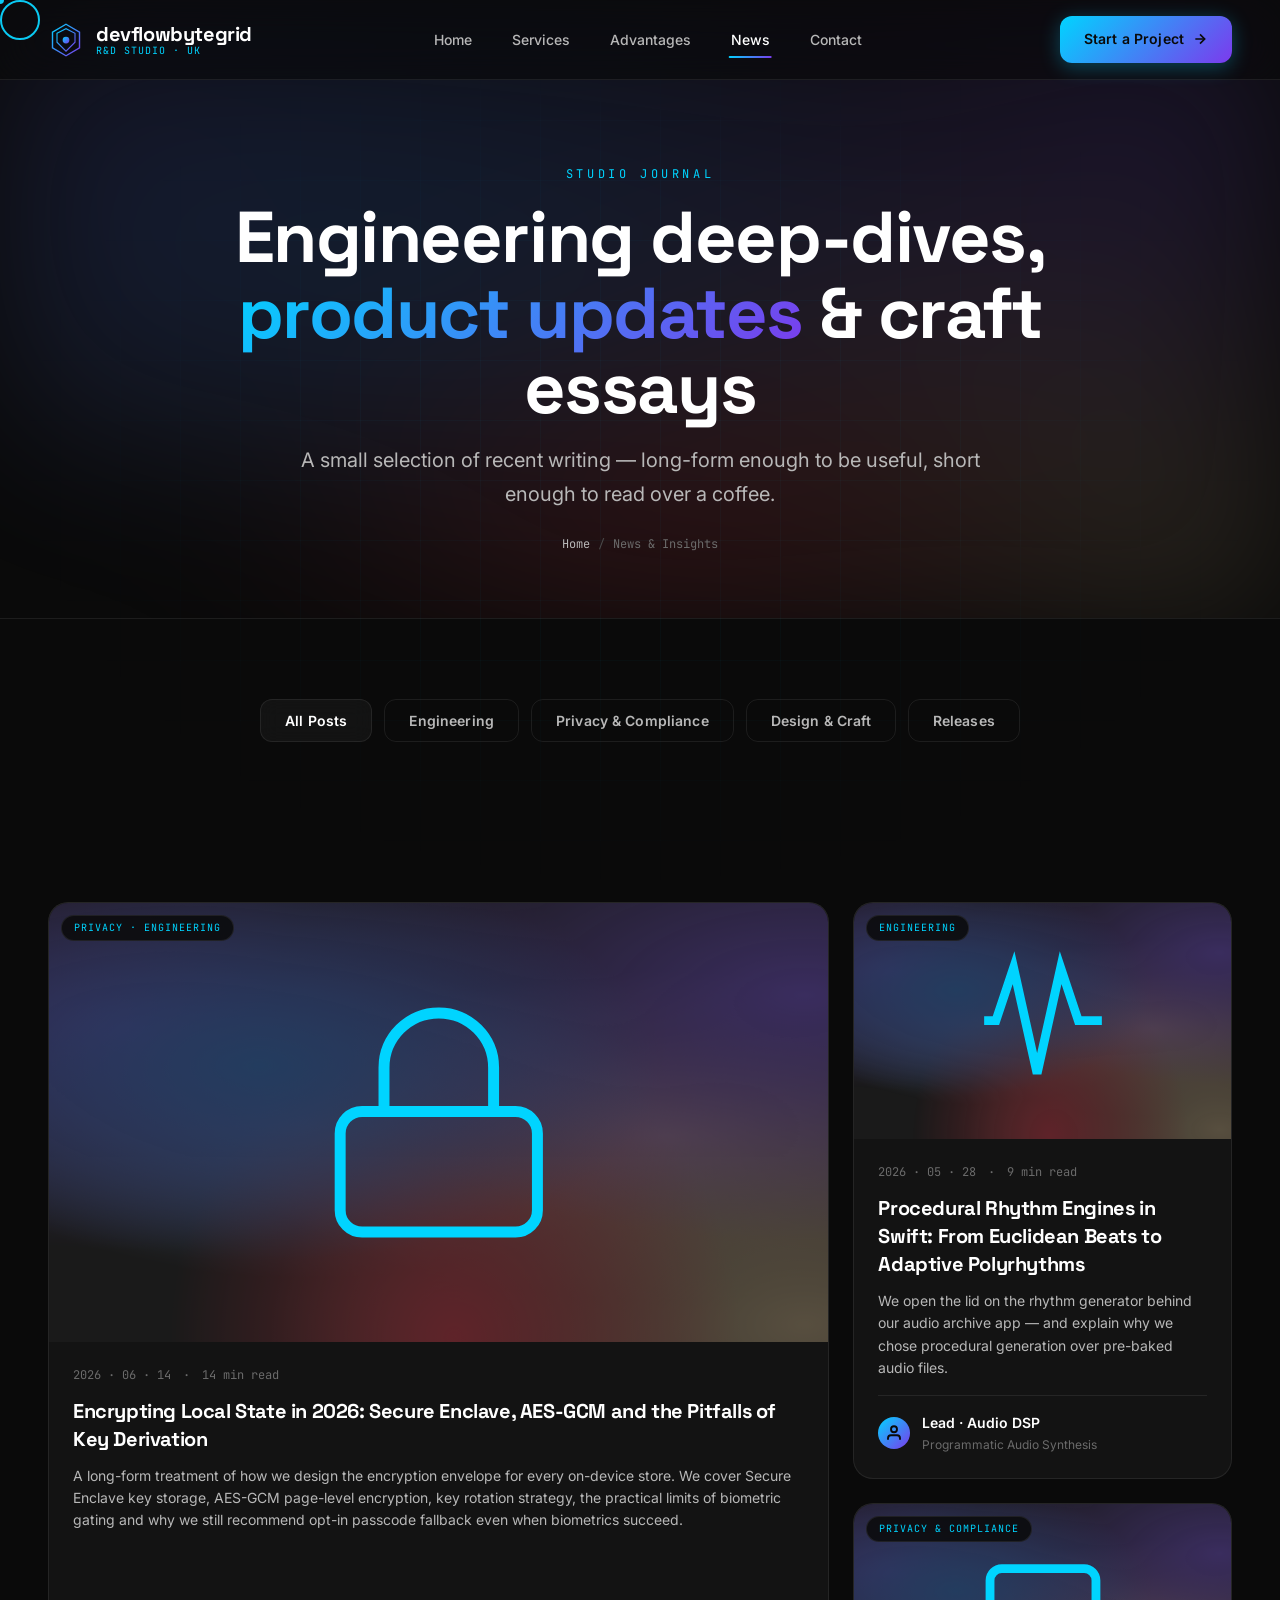
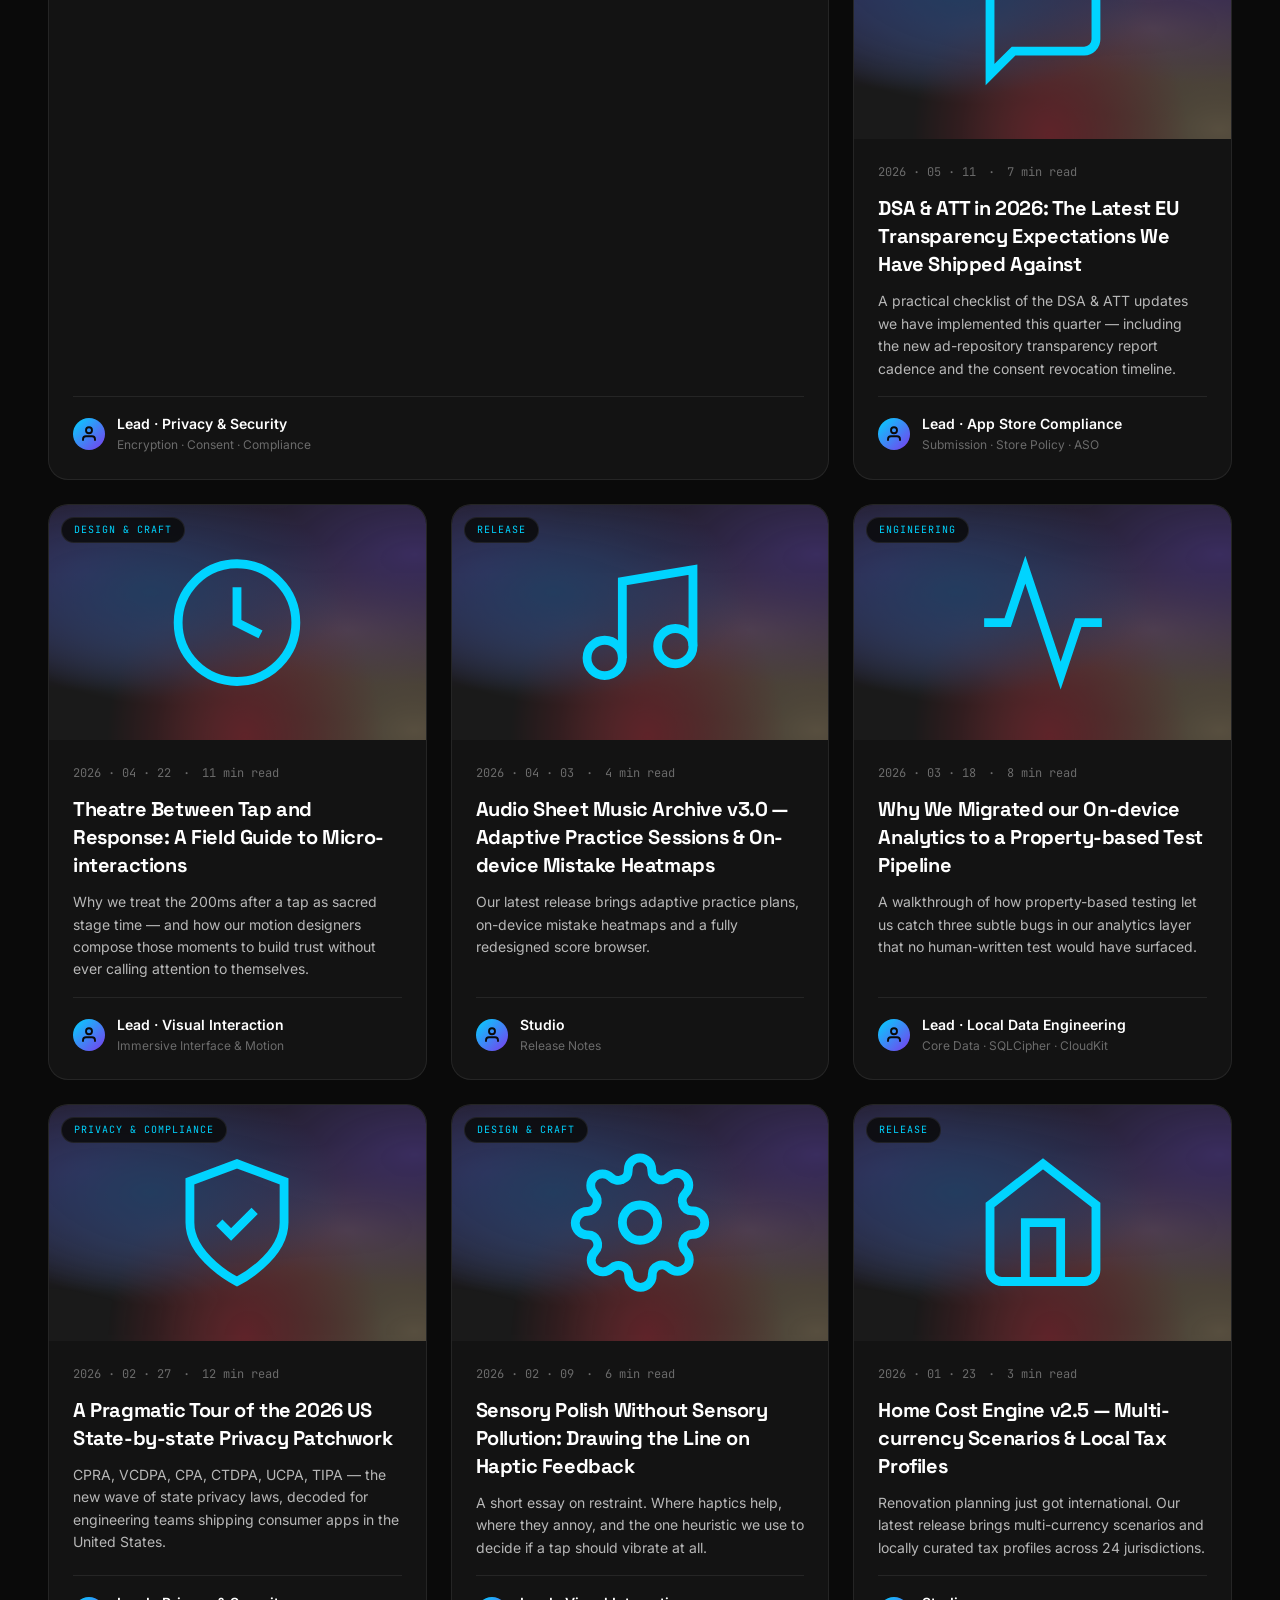
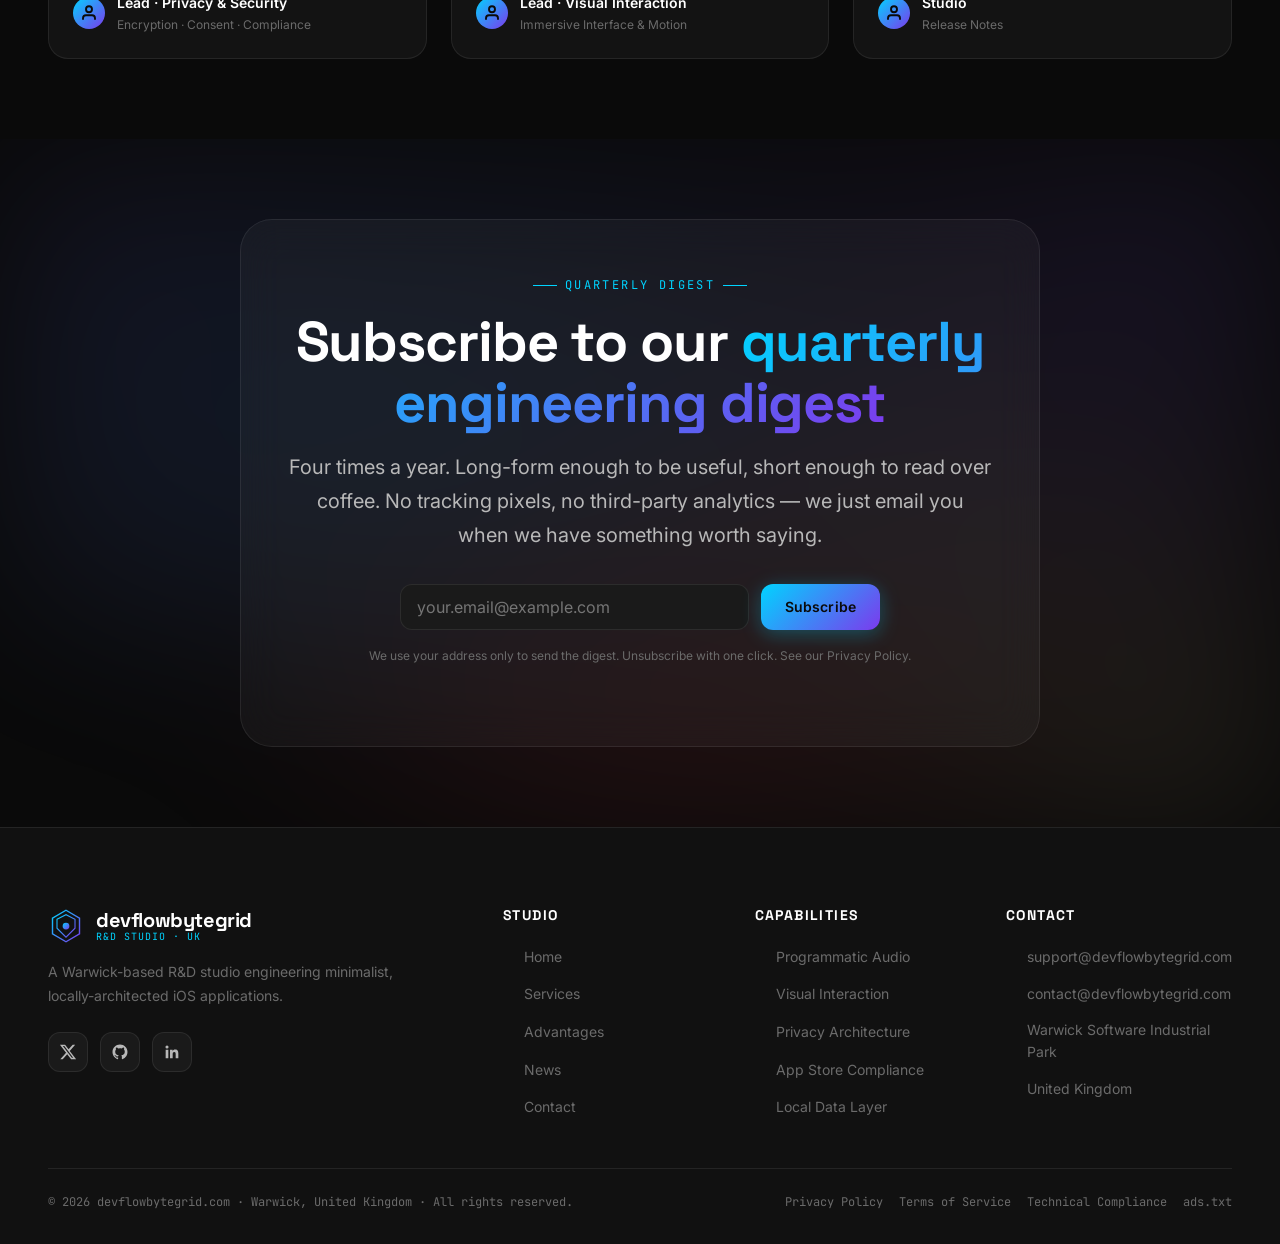
<file: news.html>
<!DOCTYPE html>
<html lang="en">
<head>
    <meta charset="UTF-8">
    <meta name="viewport" content="width=device-width, initial-scale=1.0">
    <title>News & Insights · devflowbytegrid.com — Studio journal</title>
    <meta name="description" content="News, engineering deep-dives and product insights from the devflowbytegrid studio. Privacy architecture, programmatic generation, App Store compliance and craft essays.">
    <meta name="keywords" content="news, blog, insights, engineering, programmatic generation, privacy, ATT, GDPR, iOS, devflowbytegrid, journal">
    <meta name="robots" content="index, follow">
    <link rel="canonical" href="https://devflowbytegrid.com/news.html">
    <link rel="icon" type="image/svg+xml" href="data:image/svg+xml,%3Csvg xmlns='http://www.w3.org/2000/svg' viewBox='0 0 64 64'%3E%3Cdefs%3E%3ClinearGradient id='g' x1='0%25' y1='0%25' x2='100%25' y2='100%25'%3E%3Cstop offset='0%25' stop-color='%2300d4ff'/%3E%3Cstop offset='100%25' stop-color='%237c3aed'/%3E%3C/linearGradient%3E%3C/defs%3E%3Cpath d='M32 4 L56 18 L56 46 L32 60 L8 46 L8 18 Z' stroke='url(%23g)' stroke-width='2' fill='none'/%3E%3Ccircle cx='32' cy='32' r='6' fill='url(%23g)'/%3E%3C/svg%3E">
    <link rel="preconnect" href="https://fonts.googleapis.com">
    <link rel="preconnect" href="https://fonts.gstatic.com" crossorigin>
    <link href="https://fonts.googleapis.com/css2?family=Inter:wght@400;500;600;700;800&family=Space+Grotesk:wght@500;600;700;800&family=JetBrains+Mono:wght@400;500;600&display=swap" rel="stylesheet">
    <link rel="stylesheet" href="css/style.css">
    <link rel="stylesheet" href="css/animations.css">
    <link rel="stylesheet" href="css/responsive.css">
    <link rel="stylesheet" href="css/pages.css">
    <meta property="og:title" content="News & Insights · devflowbytegrid.com">
    <meta property="og:description" content="Engineering deep-dives, product updates and craft essays from the devflowbytegrid studio.">
    <meta property="og:type" content="website">
    <meta property="og:url" content="https://devflowbytegrid.com/news.html">
</head>
<body>
    <div class="preloader"><div class="preloader-content"><div class="preloader-logo"><svg viewBox="0 0 64 64" fill="none" width="80" height="80"><defs><linearGradient id="pg" x1="0%" y1="0%" x2="100%" y2="100%"><stop offset="0%" stop-color="#00d4ff"/><stop offset="100%" stop-color="#7c3aed"/></linearGradient></defs><path d="M32 4 L56 18 L56 46 L32 60 L8 46 L8 18 Z" stroke="url(#pg)" stroke-width="2" fill="none"/><circle cx="32" cy="32" r="6" fill="url(#pg)"/></svg><div class="preloader-spinner"></div></div><div class="preloader-text">Initialising</div></div></div>

    <header class="site-header">
        <div class="nav-container">
            <a href="index.html" class="logo">
                <svg viewBox="0 0 64 64" fill="none"><defs><linearGradient id="h" x1="0%" y1="0%" x2="100%" y2="100%"><stop offset="0%" stop-color="#00d4ff"/><stop offset="100%" stop-color="#7c3aed"/></linearGradient></defs><path d="M32 4 L56 18 L56 46 L32 60 L8 46 L8 18 Z" stroke="url(#h)" stroke-width="2.5" fill="none"/><path d="M16 20 L32 12 L48 20 L48 36 L32 52 L16 36 Z" stroke="url(#h)" stroke-width="2" fill="none"/><circle cx="32" cy="32" r="6" fill="url(#h)"/></svg>
                <div class="logo-text"><span>devflowbytegrid</span><small>R&D STUDIO · UK</small></div>
            </a>
            <nav><ul class="nav-menu">
                <li><a href="index.html" class="nav-link">Home</a></li>
                <li><a href="services.html" class="nav-link">Services</a></li>
                <li><a href="advantages.html" class="nav-link">Advantages</a></li>
                <li><a href="news.html" class="nav-link active">News</a></li>
                <li><a href="contact.html" class="nav-link">Contact</a></li>
            </ul></nav>
            <div class="nav-cta">
                <a href="contact.html" class="btn btn-primary magnetic">Start a Project <svg class="btn-icon" viewBox="0 0 24 24" fill="none" stroke="currentColor" stroke-width="2.5"><line x1="5" y1="12" x2="19" y2="12"/><polyline points="12 5 19 12 12 19"/></svg></a>
                <button class="mobile-toggle" aria-label="Open menu"><svg viewBox="0 0 24 24" fill="none" stroke="currentColor" stroke-width="2"><line x1="3" y1="6" x2="21" y2="6"/><line x1="3" y1="12" x2="21" y2="12"/><line x1="3" y1="18" x2="21" y2="18"/></svg></button>
            </div>
        </div>
    </header>

    <main>
        <section class="page-hero">
            <div class="page-hero-bg"></div>
            <div class="container">
                <div class="page-hero-content">
                    <div class="page-hero-eyebrow">STUDIO JOURNAL</div>
                    <h1 class="page-hero-title">Engineering deep-dives, <span class="text-gradient">product updates</span> & craft essays</h1>
                    <p class="page-hero-subtitle">A small selection of recent writing — long-form enough to be useful, short enough to read over a coffee.</p>
                    <nav class="breadcrumb"><a href="index.html">Home</a><span class="breadcrumb-separator">/</span><span>News & Insights</span></nav>
                </div>
            </div>
        </section>

        <!-- FILTER TABS -->
        <section class="section-sm">
            <div class="container">
                <div data-tabs style="display: flex; gap: var(--space-3); flex-wrap: wrap; justify-content: center;">
                    <button data-tab-trigger="all" class="btn btn-secondary active">All Posts</button>
                    <button data-tab-trigger="engineering" class="btn btn-ghost">Engineering</button>
                    <button data-tab-trigger="privacy" class="btn btn-ghost">Privacy & Compliance</button>
                    <button data-tab-trigger="design" class="btn btn-ghost">Design & Craft</button>
                    <button data-tab-trigger="release" class="btn btn-ghost">Releases</button>
                </div>
            </div>
        </section>

        <!-- NEWS GRID -->
        <section class="section-sm">
            <div class="container">
                <div class="news-grid stagger">
                    <!-- FEATURED -->
                    <article class="news-card news-card-featured reveal">
                        <div class="news-image">
                            <div class="news-category">Privacy · Engineering</div>
                            <svg viewBox="0 0 24 24" fill="none" stroke="currentColor" stroke-width="1"><rect x="3" y="11" width="18" height="11" rx="2"/><path d="M7 11V7a5 5 0 0 1 10 0v4"/></svg>
                        </div>
                        <div class="news-content">
                            <div class="news-meta"><span>2026 · 06 · 14</span><span>·</span><span>14 min read</span></div>
                            <h3 class="news-title">Encrypting Local State in 2026: Secure Enclave, AES-GCM and the Pitfalls of Key Derivation</h3>
                            <p class="news-excerpt">A long-form treatment of how we design the encryption envelope for every on-device store. We cover Secure Enclave key storage, AES-GCM page-level encryption, key rotation strategy, the practical limits of biometric gating and why we still recommend opt-in passcode fallback even when biometrics succeed.</p>
                            <div class="news-author">
                                <div class="news-avatar"><svg viewBox="0 0 24 24" fill="none" stroke="currentColor" stroke-width="2.5"><path d="M20 21v-2a4 4 0 0 0-4-4H8a4 4 0 0 0-4 4v2"/><circle cx="12" cy="7" r="4"/></svg></div>
                                <div>
                                    <div class="news-author-name">Lead · Privacy & Security</div>
                                    <div class="news-author-role">Encryption · Consent · Compliance</div>
                                </div>
                            </div>
                        </div>
                    </article>

                    <article class="news-card reveal">
                        <div class="news-image">
                            <div class="news-category">Engineering</div>
                            <svg viewBox="0 0 24 24" fill="none" stroke="currentColor" stroke-width="1.5"><path d="M2 12h2l3-9 4 18 4-18 3 9h4"/></svg>
                        </div>
                        <div class="news-content">
                            <div class="news-meta"><span>2026 · 05 · 28</span><span>·</span><span>9 min read</span></div>
                            <h3 class="news-title">Procedural Rhythm Engines in Swift: From Euclidean Beats to Adaptive Polyrhythms</h3>
                            <p class="news-excerpt">We open the lid on the rhythm generator behind our audio archive app — and explain why we chose procedural generation over pre-baked audio files.</p>
                            <div class="news-author">
                                <div class="news-avatar"><svg viewBox="0 0 24 24" fill="none" stroke="currentColor" stroke-width="2.5"><path d="M20 21v-2a4 4 0 0 0-4-4H8a4 4 0 0 0-4 4v2"/><circle cx="12" cy="7" r="4"/></svg></div>
                                <div><div class="news-author-name">Lead · Audio DSP</div><div class="news-author-role">Programmatic Audio Synthesis</div></div>
                            </div>
                        </div>
                    </article>

                    <article class="news-card reveal">
                        <div class="news-image">
                            <div class="news-category">Privacy & Compliance</div>
                            <svg viewBox="0 0 24 24" fill="none" stroke="currentColor" stroke-width="1.5"><path d="M21 15a2 2 0 0 1-2 2H7l-4 4V5a2 2 0 0 1 2-2h14a2 2 0 0 1 2 2z"/></svg>
                        </div>
                        <div class="news-content">
                            <div class="news-meta"><span>2026 · 05 · 11</span><span>·</span><span>7 min read</span></div>
                            <h3 class="news-title">DSA & ATT in 2026: The Latest EU Transparency Expectations We Have Shipped Against</h3>
                            <p class="news-excerpt">A practical checklist of the DSA & ATT updates we have implemented this quarter — including the new ad-repository transparency report cadence and the consent revocation timeline.</p>
                            <div class="news-author">
                                <div class="news-avatar"><svg viewBox="0 0 24 24" fill="none" stroke="currentColor" stroke-width="2.5"><path d="M20 21v-2a4 4 0 0 0-4-4H8a4 4 0 0 0-4 4v2"/><circle cx="12" cy="7" r="4"/></svg></div>
                                <div><div class="news-author-name">Lead · App Store Compliance</div><div class="news-author-role">Submission · Store Policy · ASO</div></div>
                            </div>
                        </div>
                    </article>

                    <article class="news-card reveal">
                        <div class="news-image">
                            <div class="news-category">Design & Craft</div>
                            <svg viewBox="0 0 24 24" fill="none" stroke="currentColor" stroke-width="1.5"><circle cx="12" cy="12" r="10"/><polyline points="12 6 12 12 16 14"/></svg>
                        </div>
                        <div class="news-content">
                            <div class="news-meta"><span>2026 · 04 · 22</span><span>·</span><span>11 min read</span></div>
                            <h3 class="news-title">Theatre Between Tap and Response: A Field Guide to Micro-interactions</h3>
                            <p class="news-excerpt">Why we treat the 200ms after a tap as sacred stage time — and how our motion designers compose those moments to build trust without ever calling attention to themselves.</p>
                            <div class="news-author">
                                <div class="news-avatar"><svg viewBox="0 0 24 24" fill="none" stroke="currentColor" stroke-width="2.5"><path d="M20 21v-2a4 4 0 0 0-4-4H8a4 4 0 0 0-4 4v2"/><circle cx="12" cy="7" r="4"/></svg></div>
                                <div><div class="news-author-name">Lead · Visual Interaction</div><div class="news-author-role">Immersive Interface & Motion</div></div>
                            </div>
                        </div>
                    </article>

                    <article class="news-card reveal">
                        <div class="news-image">
                            <div class="news-category">Release</div>
                            <svg viewBox="0 0 24 24" fill="none" stroke="currentColor" stroke-width="1.5"><path d="M9 18V5l12-2v13"/><circle cx="6" cy="18" r="3"/><circle cx="18" cy="16" r="3"/></svg>
                        </div>
                        <div class="news-content">
                            <div class="news-meta"><span>2026 · 04 · 03</span><span>·</span><span>4 min read</span></div>
                            <h3 class="news-title">Audio Sheet Music Archive v3.0 — Adaptive Practice Sessions & On-device Mistake Heatmaps</h3>
                            <p class="news-excerpt">Our latest release brings adaptive practice plans, on-device mistake heatmaps and a fully redesigned score browser.</p>
                            <div class="news-author">
                                <div class="news-avatar"><svg viewBox="0 0 24 24" fill="none" stroke="currentColor" stroke-width="2.5"><path d="M20 21v-2a4 4 0 0 0-4-4H8a4 4 0 0 0-4 4v2"/><circle cx="12" cy="7" r="4"/></svg></div>
                                <div><div class="news-author-name">Studio</div><div class="news-author-role">Release Notes</div></div>
                            </div>
                        </div>
                    </article>

                    <article class="news-card reveal">
                        <div class="news-image">
                            <div class="news-category">Engineering</div>
                            <svg viewBox="0 0 24 24" fill="none" stroke="currentColor" stroke-width="1.5"><polyline points="22 12 18 12 15 21 9 3 6 12 2 12"/></svg>
                        </div>
                        <div class="news-content">
                            <div class="news-meta"><span>2026 · 03 · 18</span><span>·</span><span>8 min read</span></div>
                            <h3 class="news-title">Why We Migrated our On-device Analytics to a Property-based Test Pipeline</h3>
                            <p class="news-excerpt">A walkthrough of how property-based testing let us catch three subtle bugs in our analytics layer that no human-written test would have surfaced.</p>
                            <div class="news-author">
                                <div class="news-avatar"><svg viewBox="0 0 24 24" fill="none" stroke="currentColor" stroke-width="2.5"><path d="M20 21v-2a4 4 0 0 0-4-4H8a4 4 0 0 0-4 4v2"/><circle cx="12" cy="7" r="4"/></svg></div>
                                <div><div class="news-author-name">Lead · Local Data Engineering</div><div class="news-author-role">Core Data · SQLCipher · CloudKit</div></div>
                            </div>
                        </div>
                    </article>

                    <article class="news-card reveal">
                        <div class="news-image">
                            <div class="news-category">Privacy & Compliance</div>
                            <svg viewBox="0 0 24 24" fill="none" stroke="currentColor" stroke-width="1.5"><path d="M12 22s8-4 8-10V5l-8-3-8 3v7c0 6 8 10 8 10z"/><polyline points="9 12 11 14 15 10"/></svg>
                        </div>
                        <div class="news-content">
                            <div class="news-meta"><span>2026 · 02 · 27</span><span>·</span><span>12 min read</span></div>
                            <h3 class="news-title">A Pragmatic Tour of the 2026 US State-by-state Privacy Patchwork</h3>
                            <p class="news-excerpt">CPRA, VCDPA, CPA, CTDPA, UCPA, TIPA — the new wave of state privacy laws, decoded for engineering teams shipping consumer apps in the United States.</p>
                            <div class="news-author">
                                <div class="news-avatar"><svg viewBox="0 0 24 24" fill="none" stroke="currentColor" stroke-width="2.5"><path d="M20 21v-2a4 4 0 0 0-4-4H8a4 4 0 0 0-4 4v2"/><circle cx="12" cy="7" r="4"/></svg></div>
                                <div><div class="news-author-name">Lead · Privacy & Security</div><div class="news-author-role">Encryption · Consent · Compliance</div></div>
                            </div>
                        </div>
                    </article>

                    <article class="news-card reveal">
                        <div class="news-image">
                            <div class="news-category">Design & Craft</div>
                            <svg viewBox="0 0 24 24" fill="none" stroke="currentColor" stroke-width="1.5"><circle cx="12" cy="12" r="3"/><path d="M19.4 15a1.65 1.65 0 0 0 .33 1.82l.06.06a2 2 0 0 1 0 2.83 2 2 0 0 1-2.83 0l-.06-.06a1.65 1.65 0 0 0-1.82-.33 1.65 1.65 0 0 0-1 1.51V21a2 2 0 0 1-2 2 2 2 0 0 1-2-2v-.09A1.65 1.65 0 0 0 9 19.4a1.65 1.65 0 0 0-1.82.33l-.06.06a2 2 0 0 1-2.83 0 2 2 0 0 1 0-2.83l.06-.06a1.65 1.65 0 0 0 .33-1.82 1.65 1.65 0 0 0-1.51-1H3a2 2 0 0 1-2-2 2 2 0 0 1 2-2h.09A1.65 1.65 0 0 0 4.6 9a1.65 1.65 0 0 0-.33-1.82l-.06-.06a2 2 0 0 1 0-2.83 2 2 0 0 1 2.83 0l.06.06a1.65 1.65 0 0 0 1.82.33H9a1.65 1.65 0 0 0 1-1.51V3a2 2 0 0 1 2-2 2 2 0 0 1 2 2v.09a1.65 1.65 0 0 0 1 1.51 1.65 1.65 0 0 0 1.82-.33l.06-.06a2 2 0 0 1 2.83 0 2 2 0 0 1 0 2.83l-.06.06a1.65 1.65 0 0 0-.33 1.82V9a1.65 1.65 0 0 0 1.51 1H21a2 2 0 0 1 2 2 2 2 0 0 1-2 2h-.09a1.65 1.65 0 0 0-1.51 1z"/></svg>
                        </div>
                        <div class="news-content">
                            <div class="news-meta"><span>2026 · 02 · 09</span><span>·</span><span>6 min read</span></div>
                            <h3 class="news-title">Sensory Polish Without Sensory Pollution: Drawing the Line on Haptic Feedback</h3>
                            <p class="news-excerpt">A short essay on restraint. Where haptics help, where they annoy, and the one heuristic we use to decide if a tap should vibrate at all.</p>
                            <div class="news-author">
                                <div class="news-avatar"><svg viewBox="0 0 24 24" fill="none" stroke="currentColor" stroke-width="2.5"><path d="M20 21v-2a4 4 0 0 0-4-4H8a4 4 0 0 0-4 4v2"/><circle cx="12" cy="7" r="4"/></svg></div>
                                <div><div class="news-author-name">Lead · Visual Interaction</div><div class="news-author-role">Immersive Interface & Motion</div></div>
                            </div>
                        </div>
                    </article>

                    <article class="news-card reveal">
                        <div class="news-image">
                            <div class="news-category">Release</div>
                            <svg viewBox="0 0 24 24" fill="none" stroke="currentColor" stroke-width="1.5"><path d="M3 9l9-7 9 7v11a2 2 0 0 1-2 2H5a2 2 0 0 1-2-2z"/><polyline points="9 22 9 12 15 12 15 22"/></svg>
                        </div>
                        <div class="news-content">
                            <div class="news-meta"><span>2026 · 01 · 23</span><span>·</span><span>3 min read</span></div>
                            <h3 class="news-title">Home Cost Engine v2.5 — Multi-currency Scenarios & Local Tax Profiles</h3>
                            <p class="news-excerpt">Renovation planning just got international. Our latest release brings multi-currency scenarios and locally curated tax profiles across 24 jurisdictions.</p>
                            <div class="news-author">
                                <div class="news-avatar"><svg viewBox="0 0 24 24" fill="none" stroke="currentColor" stroke-width="2.5"><path d="M20 21v-2a4 4 0 0 0-4-4H8a4 4 0 0 0-4 4v2"/><circle cx="12" cy="7" r="4"/></svg></div>
                                <div><div class="news-author-name">Studio</div><div class="news-author-role">Release Notes</div></div>
                            </div>
                        </div>
                    </article>
                </div>
            </div>
        </section>

        <!-- NEWSLETTER -->
        <section class="cta-section">
            <div class="cta-bg"></div>
            <div class="container">
                <div class="cta-content reveal">
                    <div class="section-eyebrow" style="justify-content: center;">QUARTERLY DIGEST</div>
                    <h2>Subscribe to our <span class="text-gradient">quarterly engineering digest</span></h2>
                    <p>Four times a year. Long-form enough to be useful, short enough to read over coffee. No tracking pixels, no third-party analytics — we just email you when we have something worth saying.</p>
                    <form style="display: flex; gap: var(--space-3); flex-wrap: wrap; justify-content: center; max-width: 480px; margin: 0 auto;" onsubmit="event.preventDefault(); this.querySelector('button').textContent='Subscribed ✓'; this.querySelector('button').style.background='linear-gradient(135deg, #10b981 0%, #059669 100%)';">
                        <input type="email" required placeholder="your.email@example.com" class="form-input" style="flex: 1; min-width: 240px;">
                        <button type="submit" class="btn btn-primary magnetic">Subscribe</button>
                    </form>
                    <p style="font-size: var(--fs-xs); margin-top: var(--space-4); color: var(--color-text-tertiary);">We use your address only to send the digest. Unsubscribe with one click. See our <a href="privacy-policy.html">Privacy Policy</a>.</p>
                </div>
            </div>
        </section>
    </main>

    <footer class="site-footer">
        <div class="container">
            <div class="footer-grid">
                <div class="footer-brand">
                    <a href="index.html" class="logo"><svg viewBox="0 0 64 64" fill="none"><defs><linearGradient id="fg" x1="0%" y1="0%" x2="100%" y2="100%"><stop offset="0%" stop-color="#00d4ff"/><stop offset="100%" stop-color="#7c3aed"/></linearGradient></defs><path d="M32 4 L56 18 L56 46 L32 60 L8 46 L8 18 Z" stroke="url(#fg)" stroke-width="2.5" fill="none"/><path d="M16 20 L32 12 L48 20 L48 36 L32 52 L16 36 Z" stroke="url(#fg)" stroke-width="2" fill="none"/><circle cx="32" cy="32" r="6" fill="url(#fg)"/></svg><div class="logo-text"><span>devflowbytegrid</span><small>R&D STUDIO · UK</small></div></a>
                    <p>A Warwick-based R&D studio engineering minimalist, locally-architected iOS applications.</p>
                    <div class="footer-social"><a href="#" class="social-link" aria-label="Twitter"><svg viewBox="0 0 24 24" fill="currentColor"><path d="M18.244 2.25h3.308l-7.227 8.26 8.502 11.24H16.17l-5.214-6.817L4.99 21.75H1.68l7.73-8.835L1.254 2.25H8.08l4.713 6.231zm-1.161 17.52h1.833L7.084 4.126H5.117z"/></svg></a><a href="#" class="social-link" aria-label="GitHub"><svg viewBox="0 0 24 24" fill="currentColor"><path d="M12 2C6.477 2 2 6.484 2 12.017c0 4.425 2.865 8.18 6.839 9.504.5.092.682-.217.682-.483 0-.237-.008-.868-.013-1.703-2.782.605-3.369-1.343-3.369-1.343-.454-1.158-1.11-1.466-1.11-1.466-.908-.62.069-.608.069-.608 1.003.07 1.531 1.032 1.531 1.032.892 1.53 2.341 1.088 2.91.832.092-.647.35-1.088.636-1.338-2.22-.253-4.555-1.113-4.555-4.951 0-1.093.39-1.988 1.029-2.688-.103-.253-.446-1.272.098-2.65 0 0 .84-.27 2.75 1.026A9.564 9.564 0 0 1 12 6.844c.85.004 1.705.115 2.504.337 1.909-1.296 2.747-1.027 2.747-1.027.546 1.379.202 2.398.1 2.651.64.7 1.028 1.595 1.028 2.688 0 3.848-2.339 4.695-4.566 4.943.359.309.678.92.678 1.855 0 1.338-.012 2.419-.012 2.747 0 .268.18.58.688.482A10.02 10.02 0 0 0 22 12.017C22 6.484 17.522 2 12 2z"/></svg></a><a href="#" class="social-link" aria-label="LinkedIn"><svg viewBox="0 0 24 24" fill="currentColor"><path d="M20.447 20.452h-3.554v-5.569c0-1.328-.027-3.037-1.852-3.037-1.853 0-2.136 1.445-2.136 2.939v5.667H9.351V9h3.414v1.561h.046c.477-.9 1.637-1.85 3.37-1.85 3.601 0 4.267 2.37 4.267 5.455v6.286zM5.337 7.433a2.062 2.062 0 0 1-2.063-2.065 2.063 2.063 0 1 1 2.063 2.065zm1.782 13.019H3.555V9h3.564v11.452z"/></svg></a></div>
                </div>
                <div class="footer-col"><h4>Studio</h4><ul class="footer-list"><li><a href="index.html">Home</a></li><li><a href="services.html">Services</a></li><li><a href="advantages.html">Advantages</a></li><li><a href="news.html">News</a></li><li><a href="contact.html">Contact</a></li></ul></div>
                <div class="footer-col"><h4>Capabilities</h4><ul class="footer-list"><li><a href="services.html#audio">Programmatic Audio</a></li><li><a href="services.html#visual">Visual Interaction</a></li><li><a href="services.html#privacy">Privacy Architecture</a></li><li><a href="services.html#monetization">App Store Compliance</a></li><li><a href="services.html#data">Local Data Layer</a></li></ul></div>
                <div class="footer-col"><h4>Contact</h4><ul class="footer-list"><li><a href="mailto:support@devflowbytegrid.com">support@devflowbytegrid.com</a></li><li><a href="mailto:contact@devflowbytegrid.com">contact@devflowbytegrid.com</a></li><li><a href="contact.html">Warwick Software Industrial Park</a></li><li><a href="contact.html">United Kingdom</a></li></ul></div>
            </div>
            <div class="footer-bottom">
                <div class="footer-copyright">© 2026 devflowbytegrid.com · Warwick, United Kingdom · All rights reserved.</div>
                <div class="footer-legal"><a href="privacy-policy.html">Privacy Policy</a><a href="terms-of-service.html">Terms of Service</a><a href="technical-compliance.html">Technical Compliance</a><a href="app-ads.txt" rel="ads.txt">ads.txt</a></div>
            </div>
        </div>
    </footer>
    <button class="back-to-top" data-back-to-top aria-label="Back to top"><svg viewBox="0 0 24 24" fill="none" stroke="currentColor" stroke-width="2.5"><line x1="12" y1="19" x2="12" y2="5"/><polyline points="5 12 12 5 19 12"/></svg></button>
    <script src="js/main.js" defer></script>
</body>
</html>
</file>
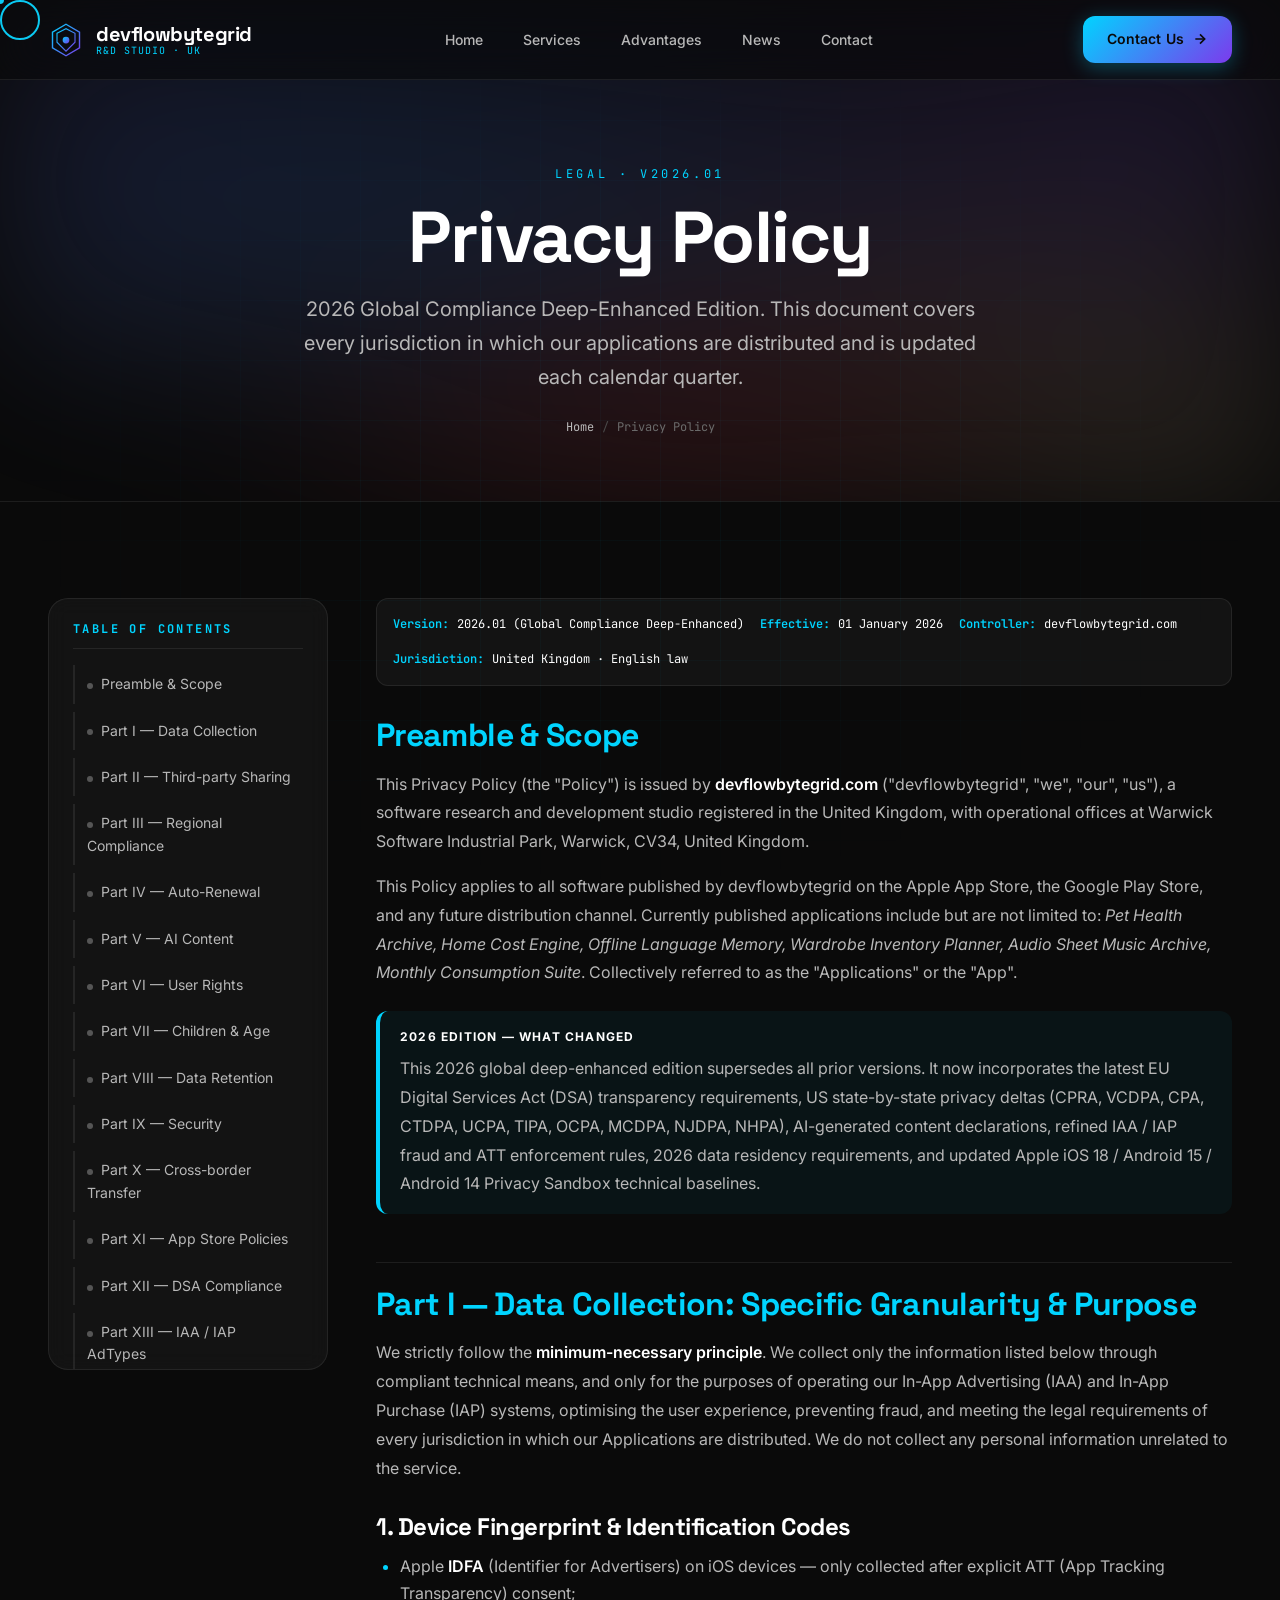
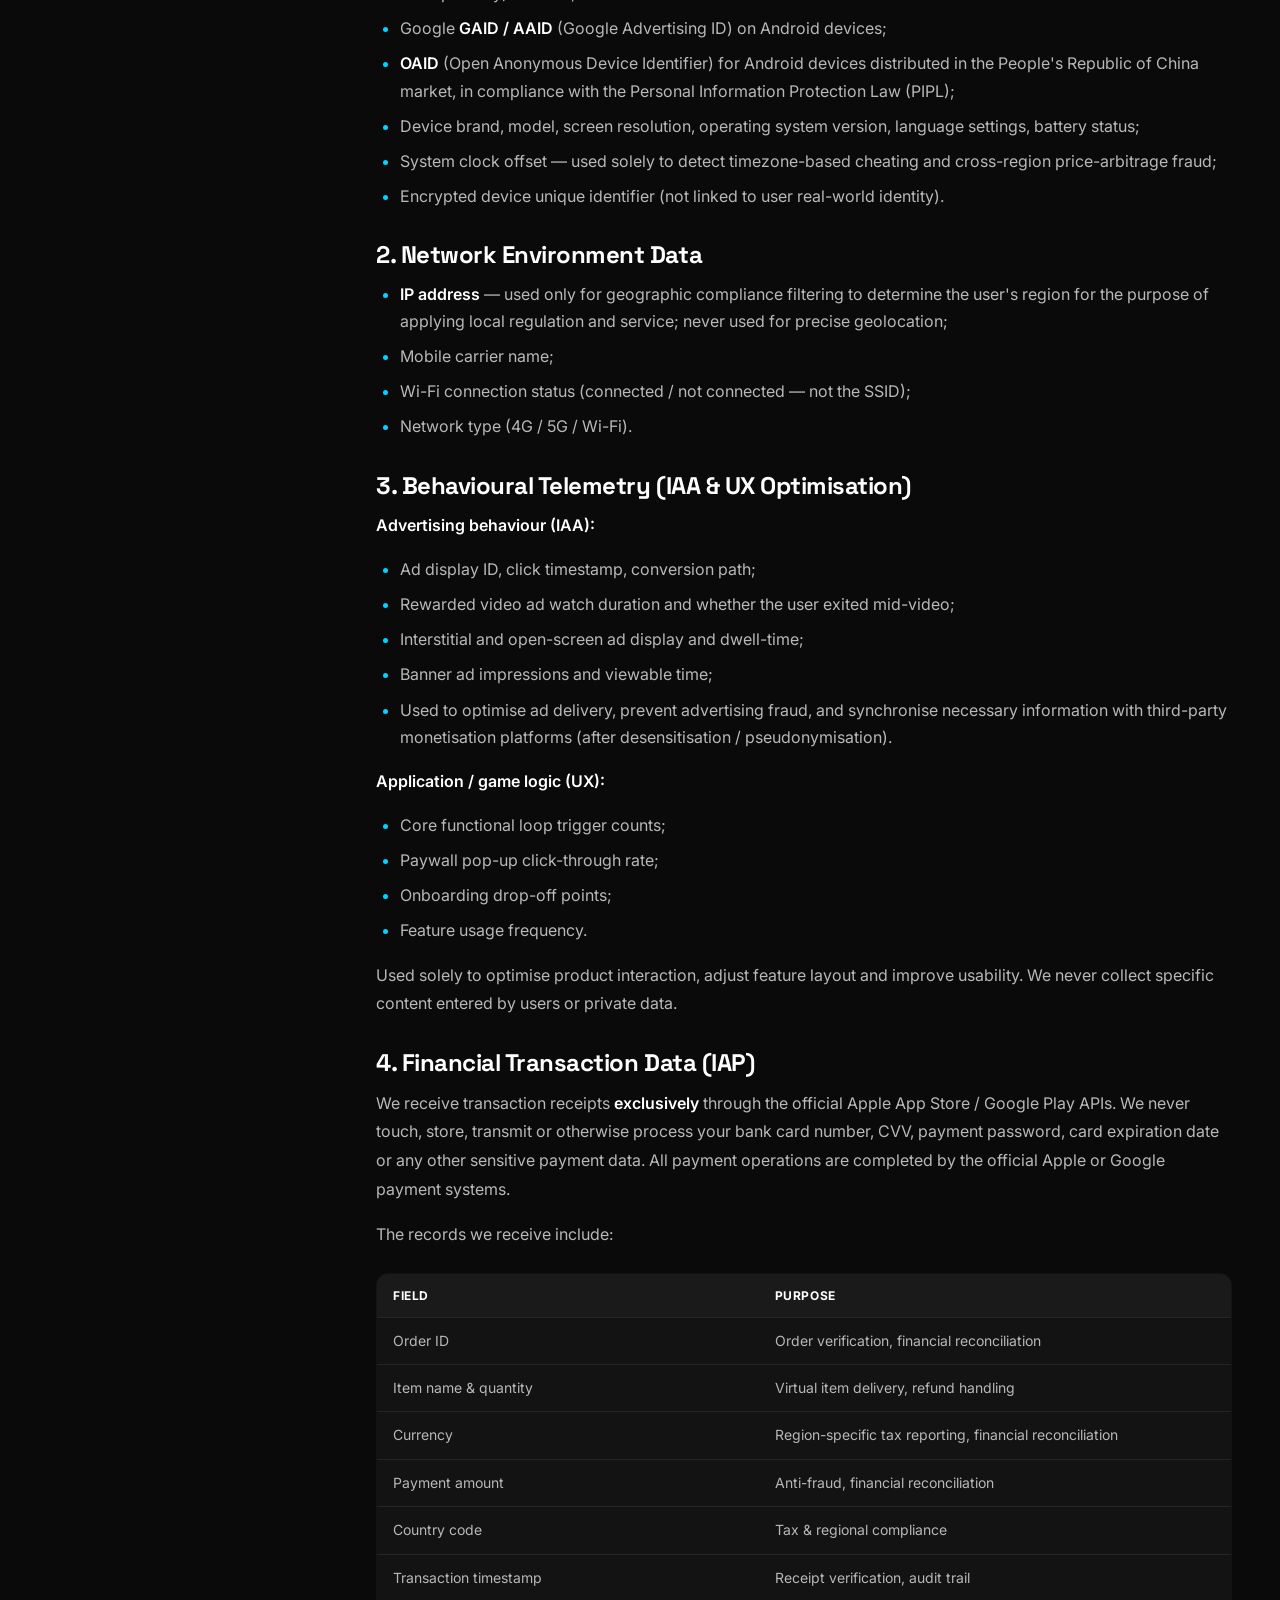
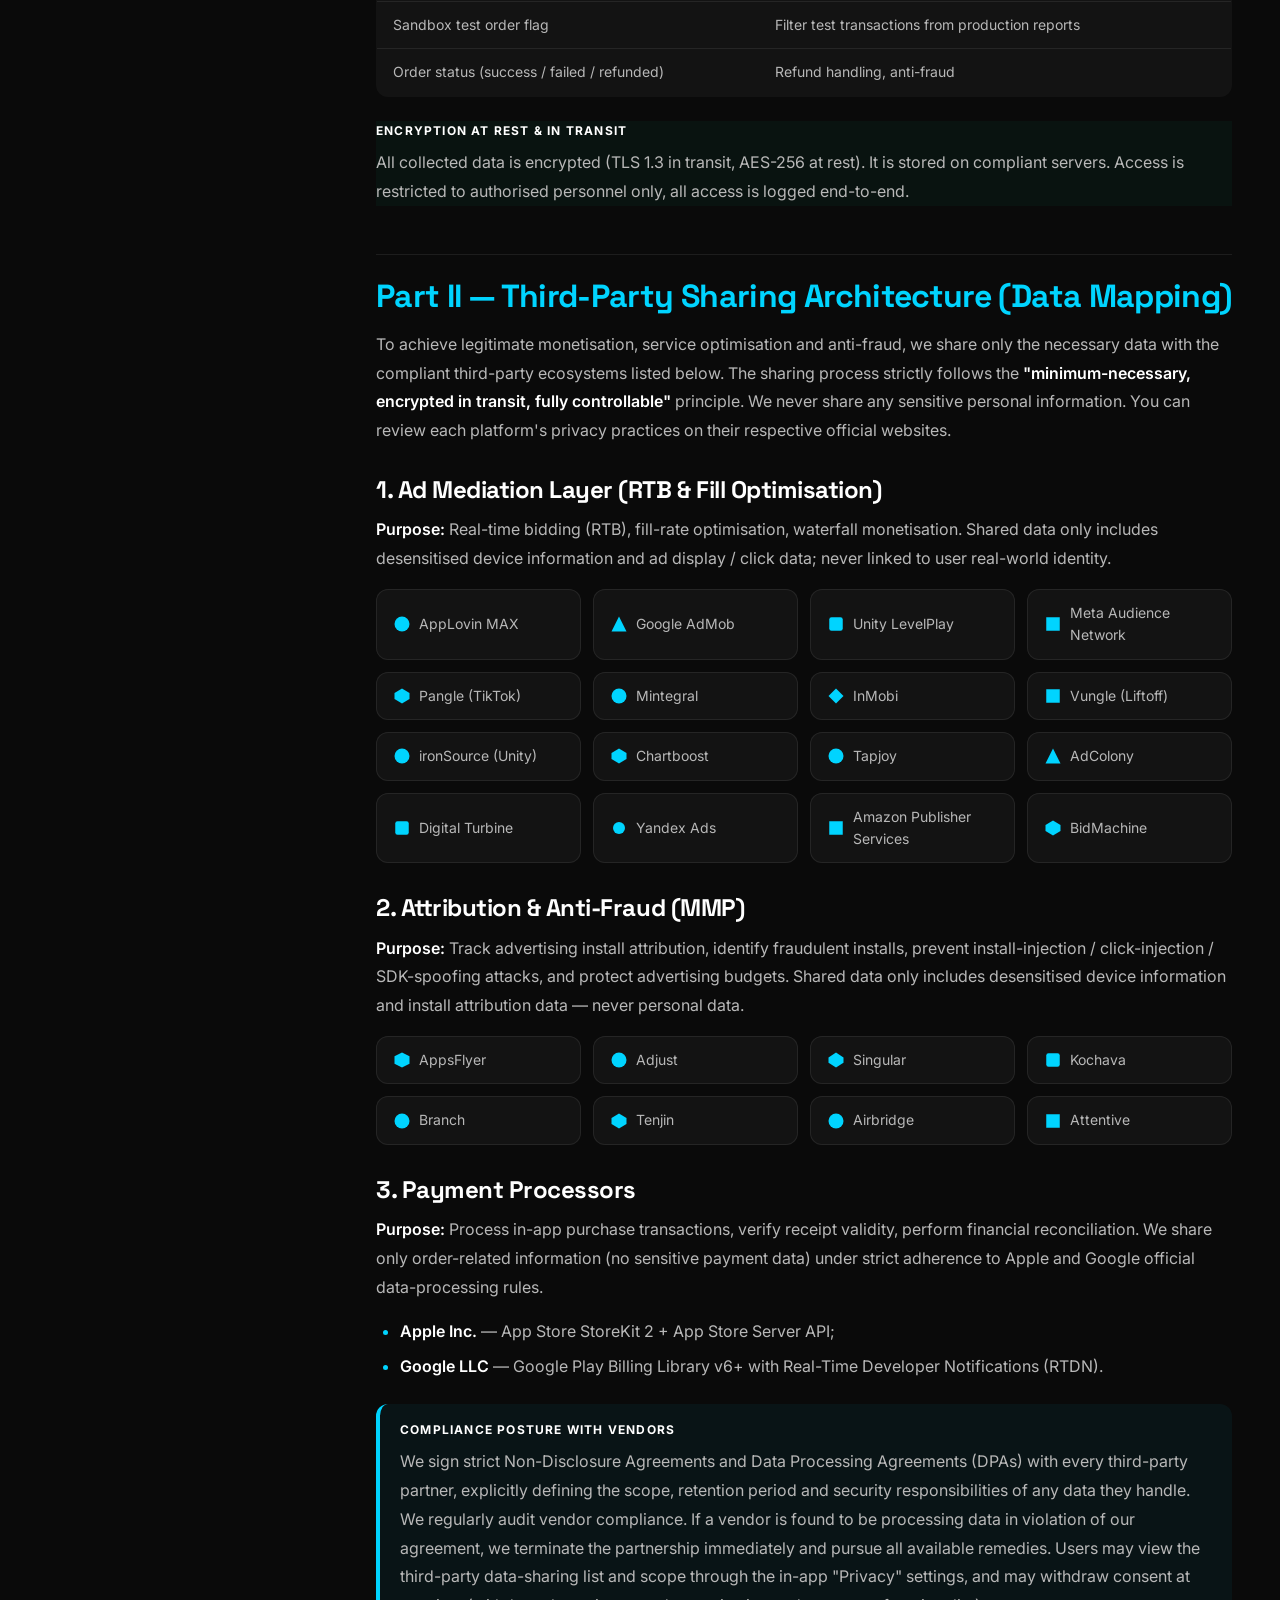
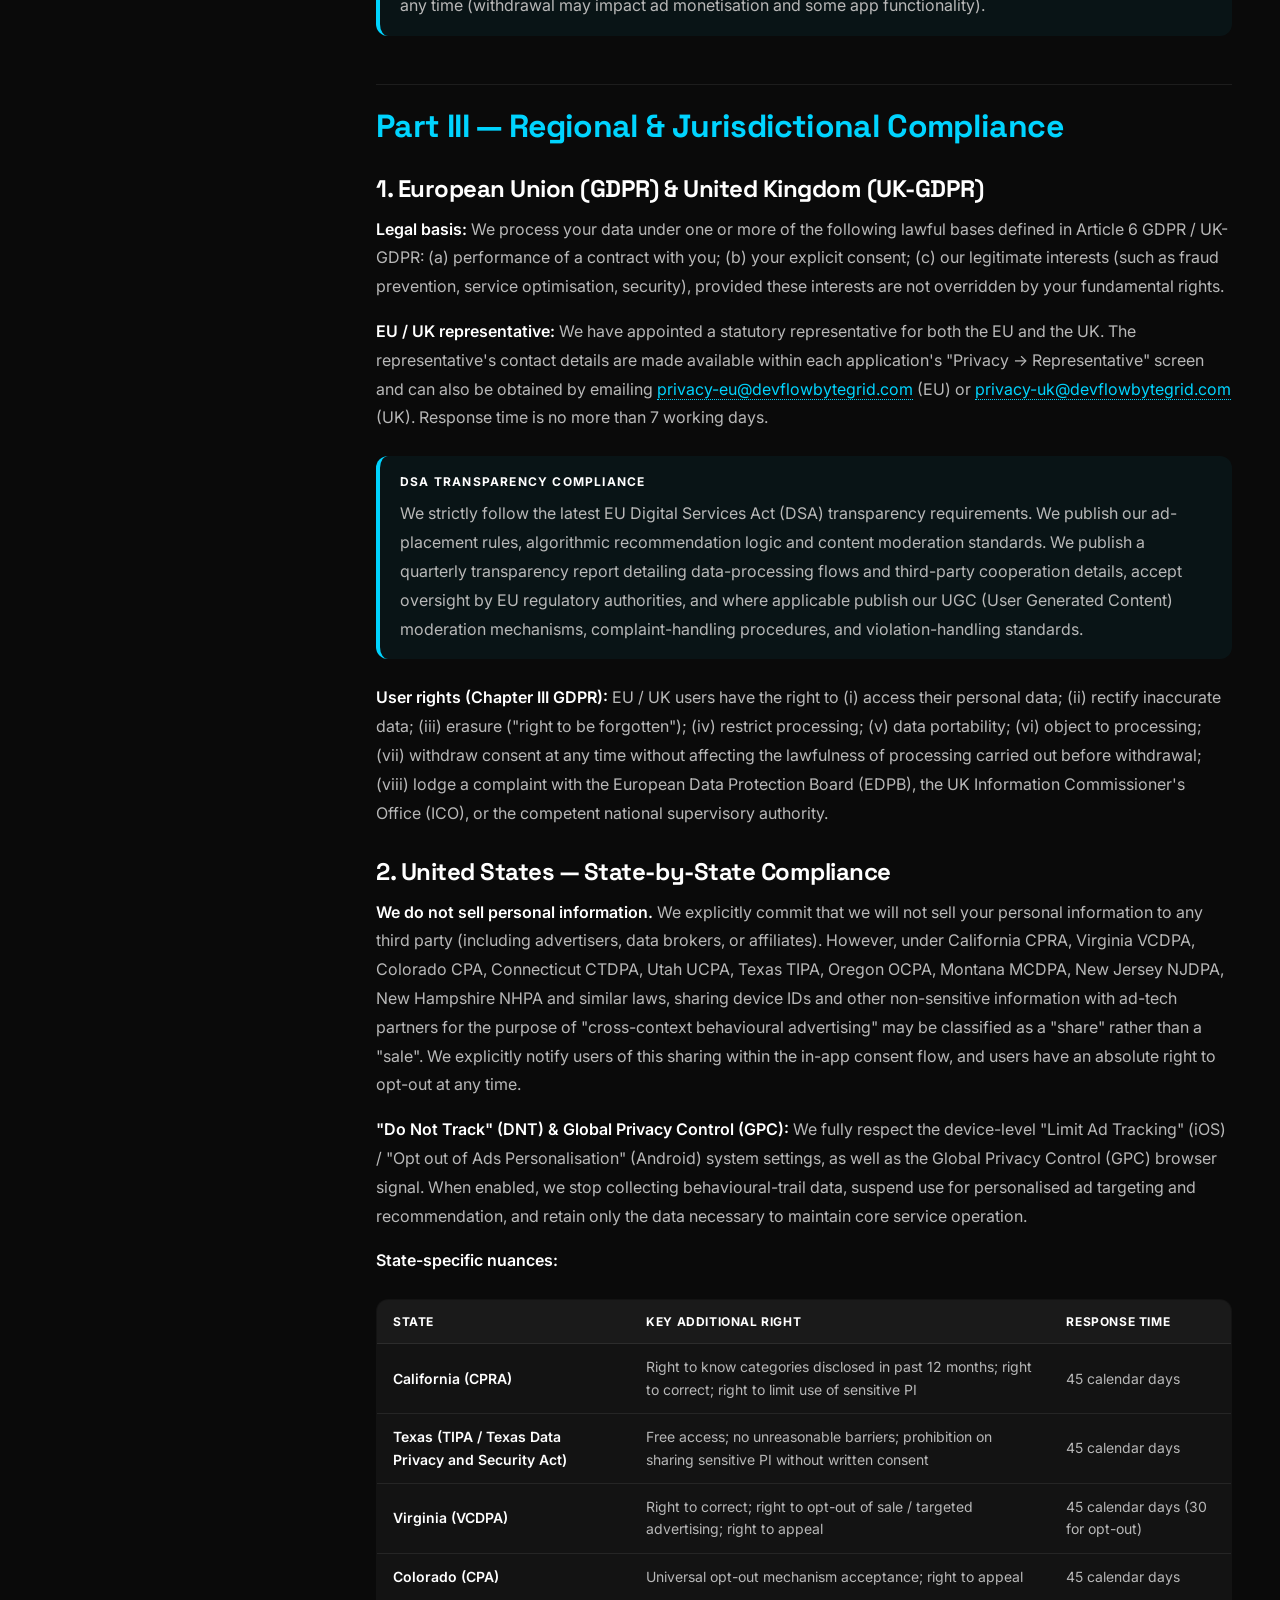
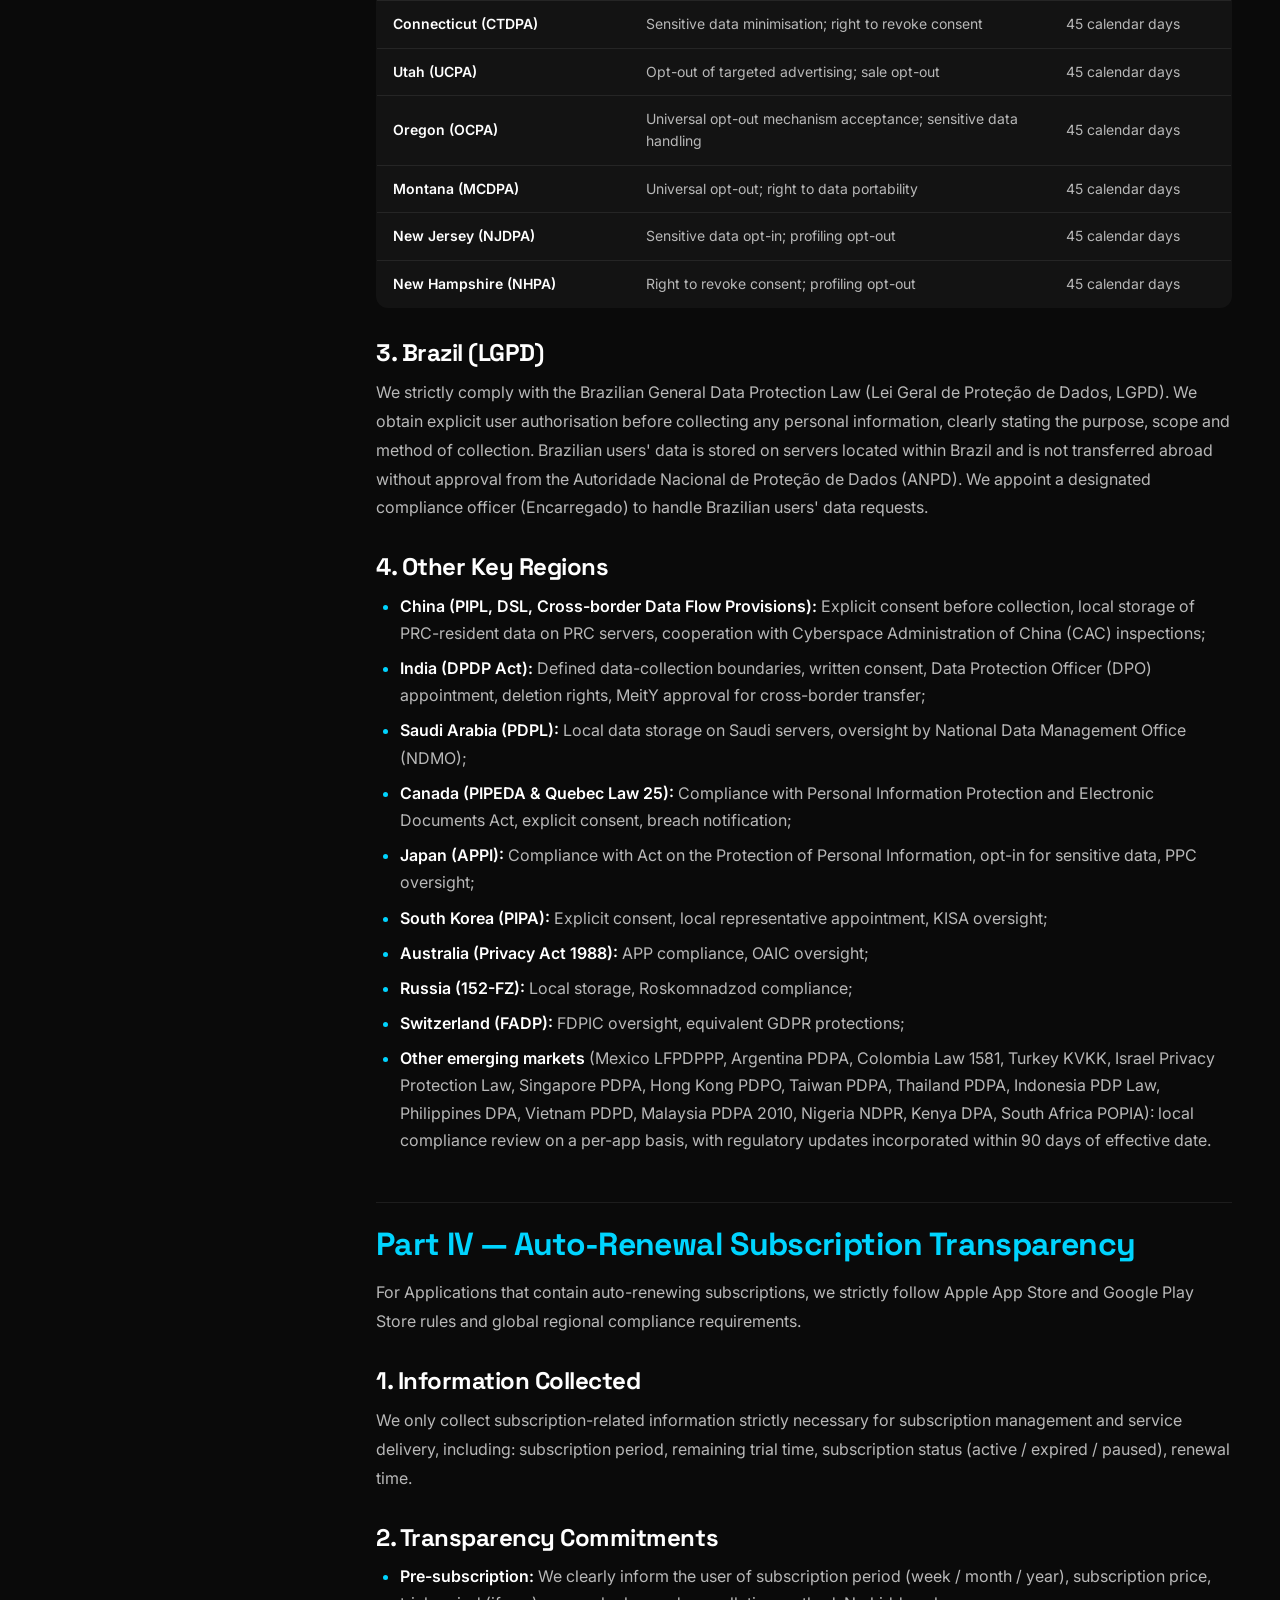
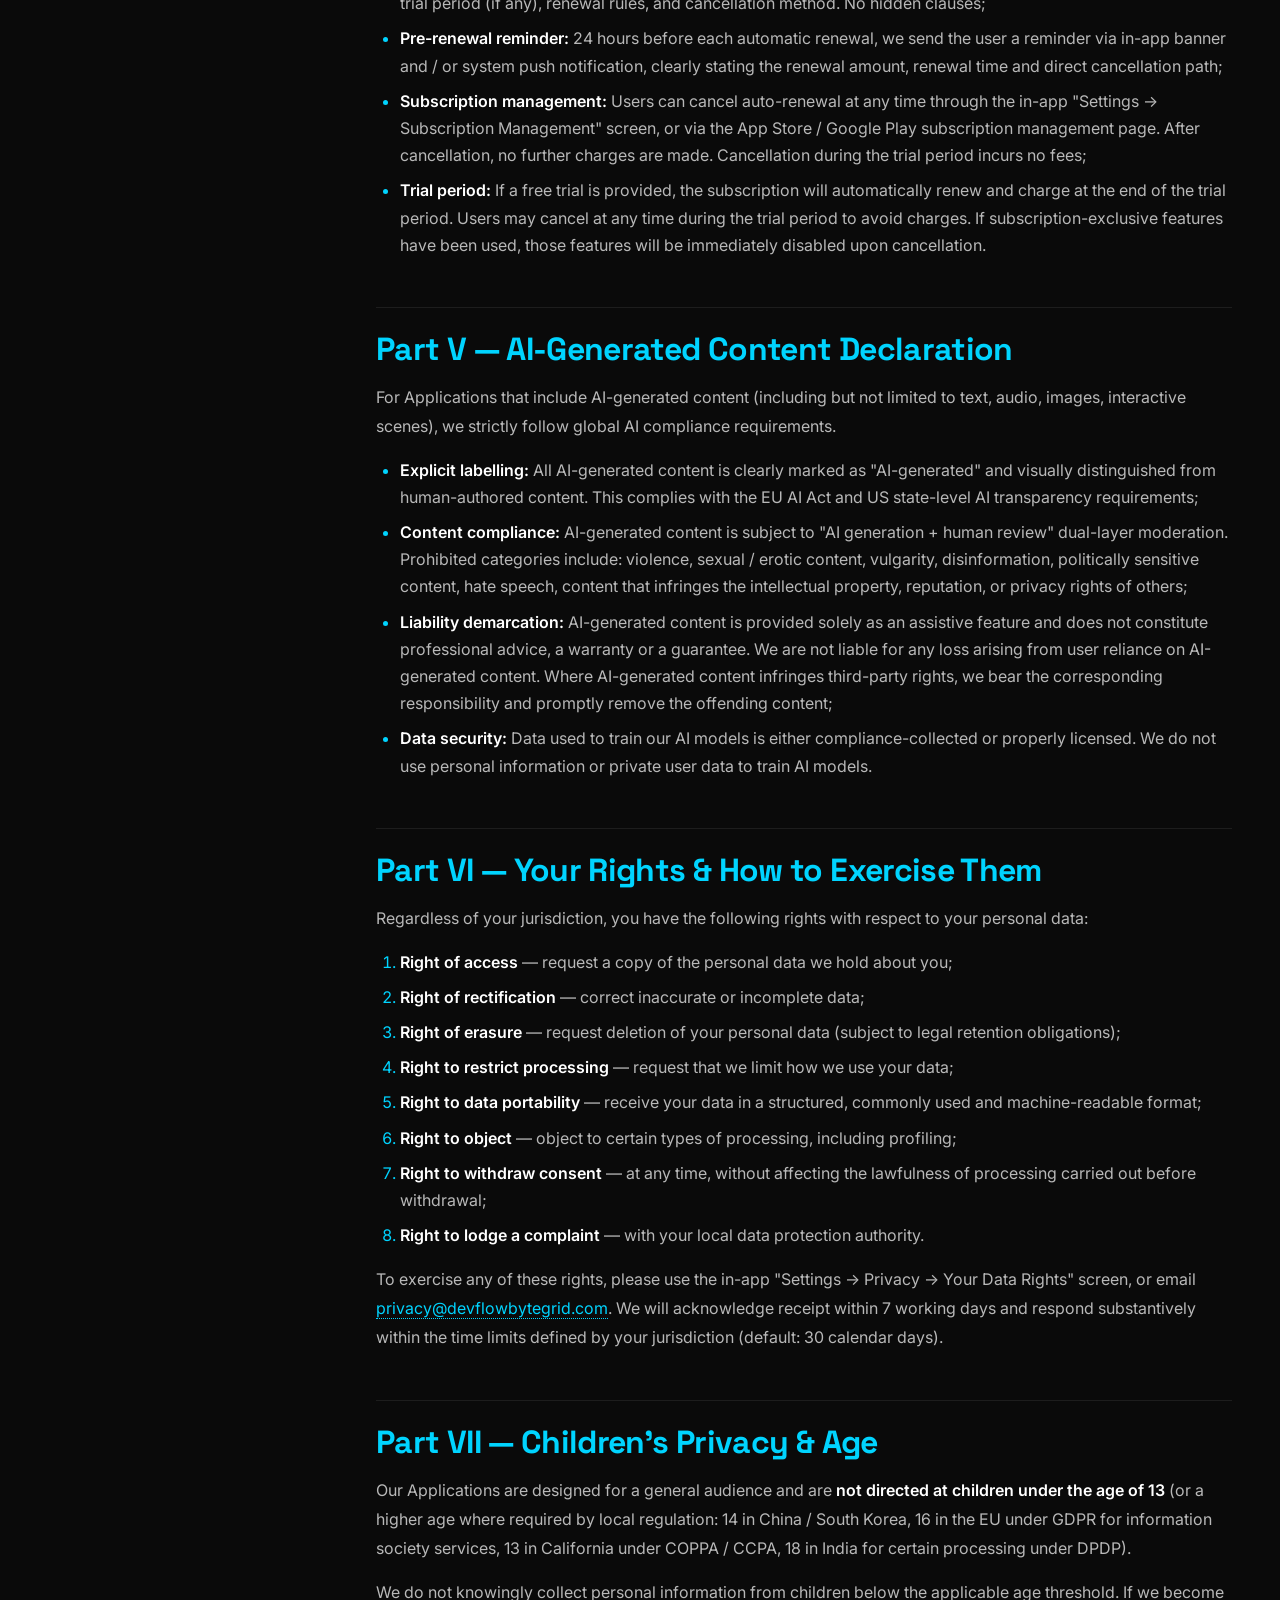
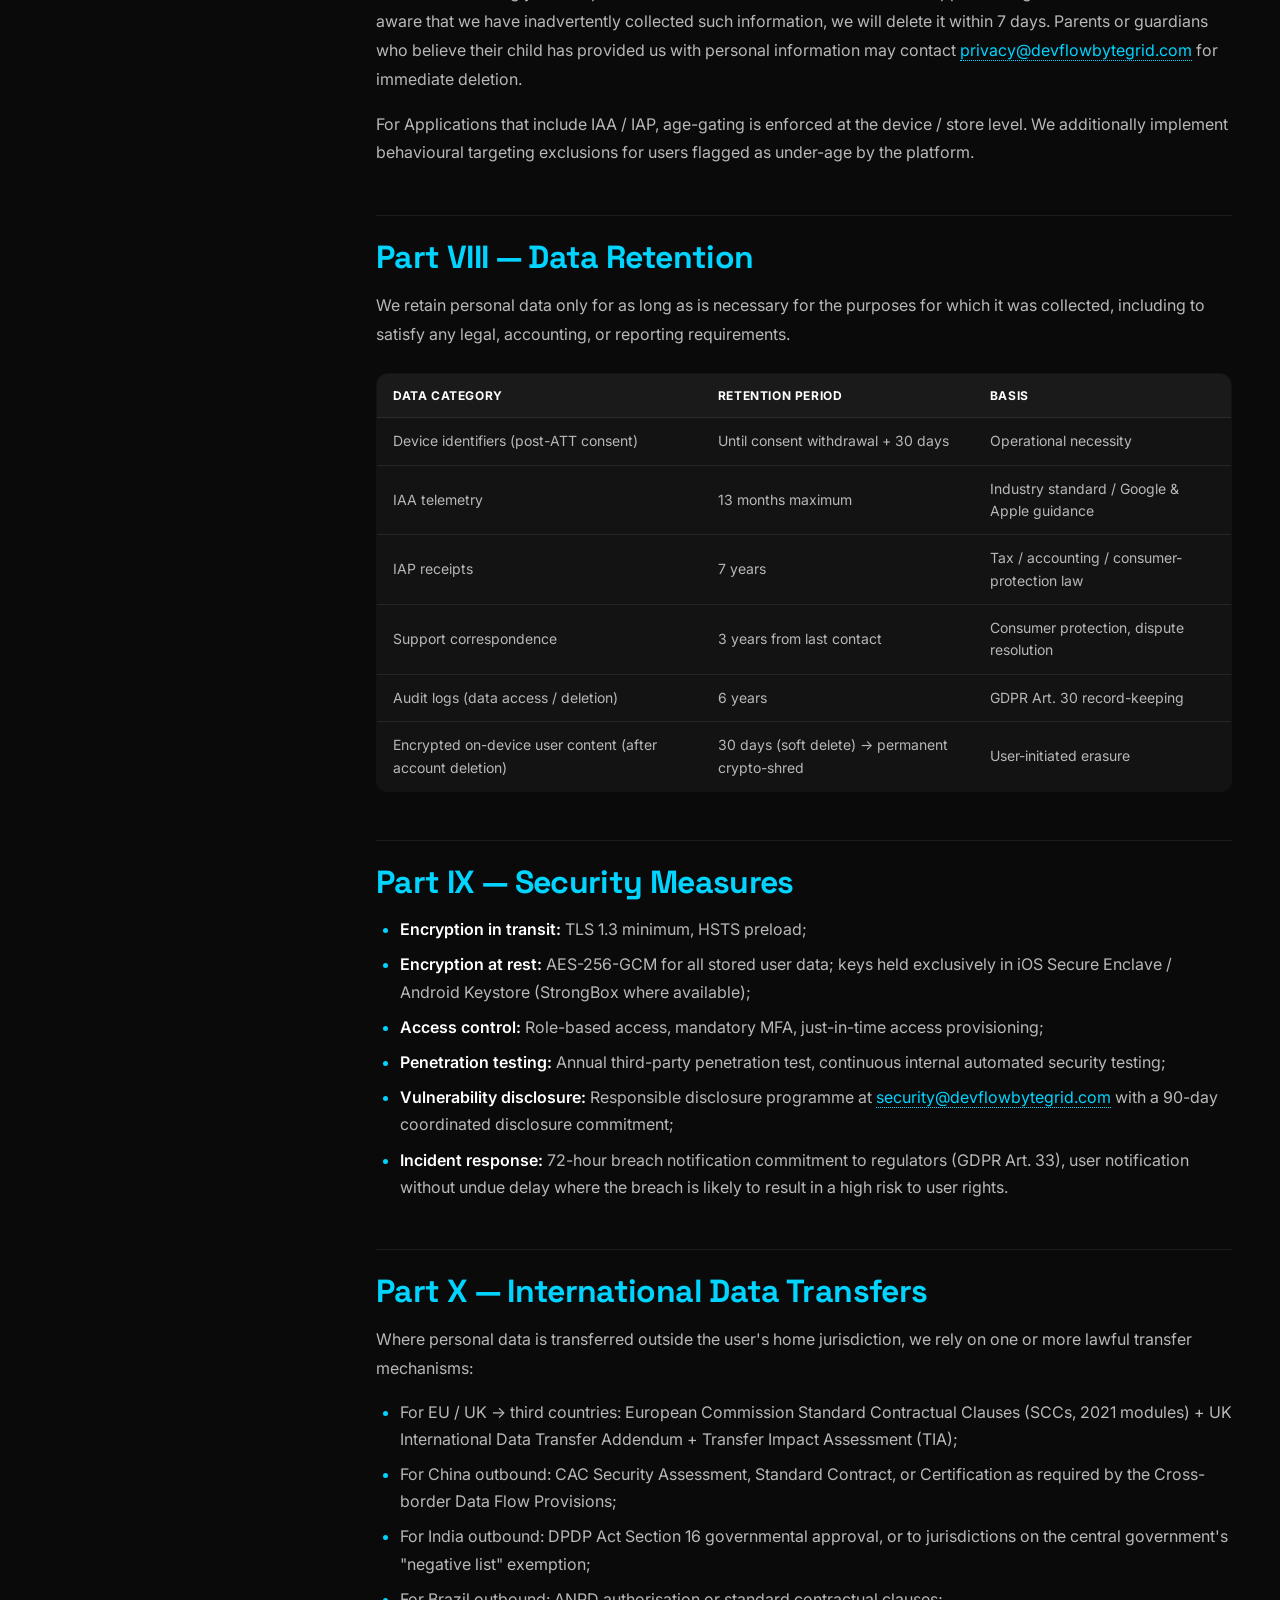
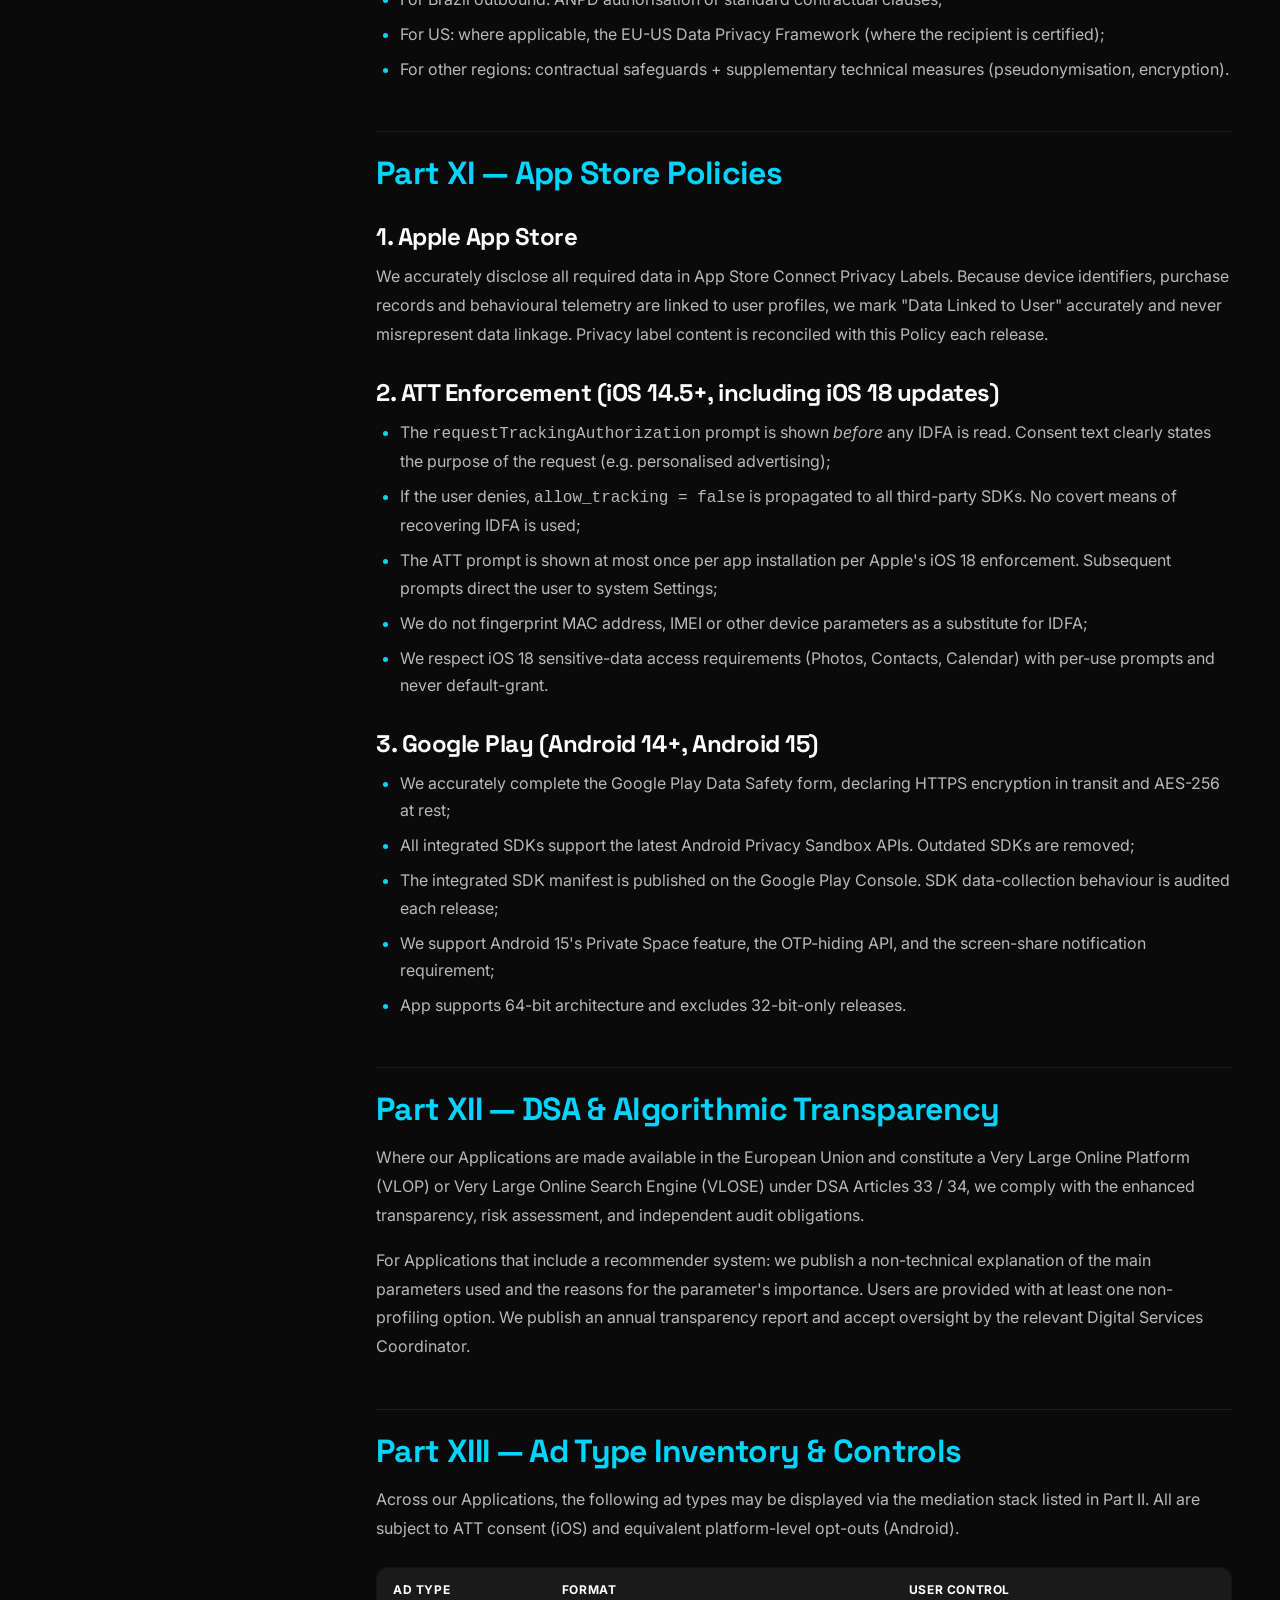
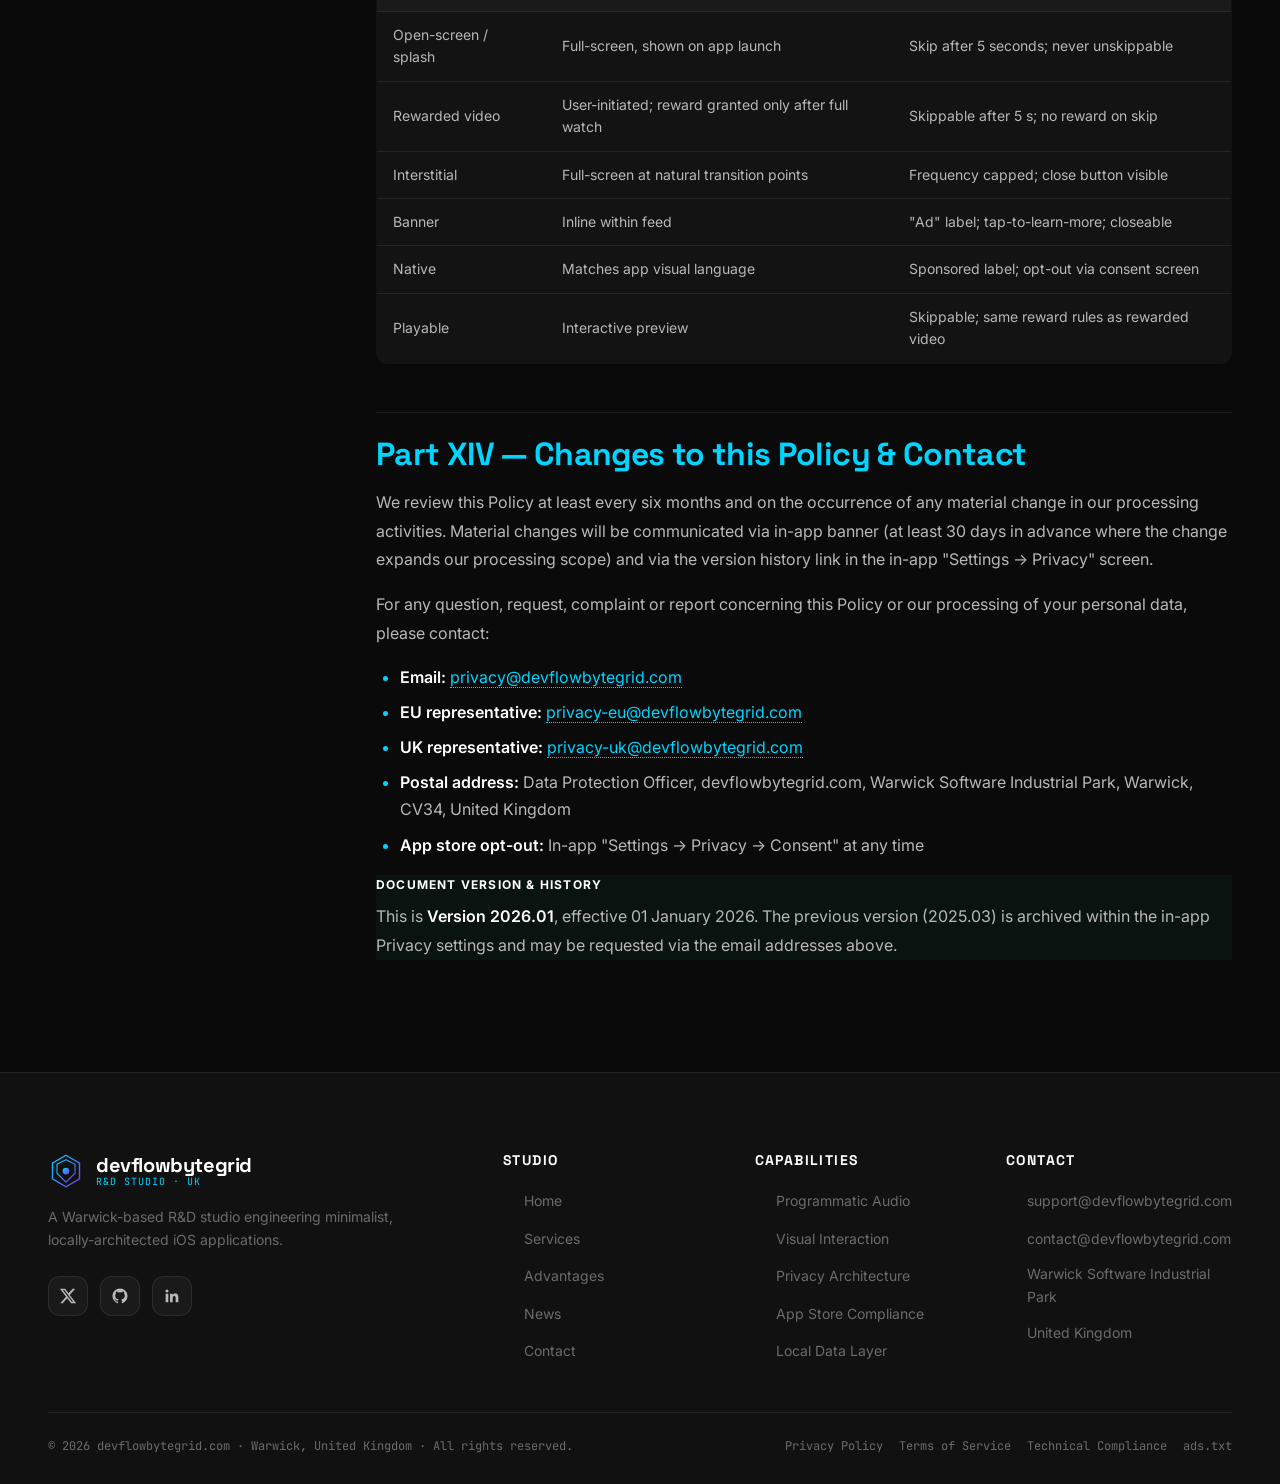
<file: privacy-policy.html>
<!DOCTYPE html>
<html lang="en">
<head>
    <meta charset="UTF-8">
    <meta name="viewport" content="width=device-width, initial-scale=1.0">
    <title>Privacy Policy · devflowbytegrid.com — 2026 Global Compliance Edition</title>
    <meta name="description" content="The complete Privacy Policy of devflowbytegrid.com — 2026 global compliance deep-enhanced edition. Covers GDPR, UK-GDPR, CCPA/CPRA, VCDPA, LGPD, China PIPL, India DPDP, Saudi NDPA, Canada PIPEDA, Japan APPI, ATT, DSA, AI-generated content and full data-mapping.">
    <meta name="keywords" content="privacy policy, GDPR, UK-GDPR, CCPA, CPRA, VCDPA, LGPD, PIPL, DPDP, NDPA, PIPEDA, APPI, ATT, DSA, data protection, devflowbytegrid, AppLovin, AdMob, LevelPlay, AppsFlyer, Adjust, Singular, IDFA, GAID">
    <meta name="robots" content="index, follow">
    <link rel="canonical" href="https://devflowbytegrid.com/privacy-policy.html">
    <link rel="icon" type="image/svg+xml" href="data:image/svg+xml,%3Csvg xmlns='http://www.w3.org/2000/svg' viewBox='0 0 64 64'%3E%3Cdefs%3E%3ClinearGradient id='g' x1='0%25' y1='0%25' x2='100%25' y2='100%25'%3E%3Cstop offset='0%25' stop-color='%2300d4ff'/%3E%3Cstop offset='100%25' stop-color='%237c3aed'/%3E%3C/linearGradient%3E%3C/defs%3E%3Cpath d='M32 4 L56 18 L56 46 L32 60 L8 46 L8 18 Z' stroke='url(%23g)' stroke-width='2' fill='none'/%3E%3Ccircle cx='32' cy='32' r='6' fill='url(%23g)'/%3E%3C/svg%3E">
    <link rel="preconnect" href="https://fonts.googleapis.com">
    <link rel="preconnect" href="https://fonts.gstatic.com" crossorigin>
    <link href="https://fonts.googleapis.com/css2?family=Inter:wght@400;500;600;700;800&family=Space+Grotesk:wght@500;600;700;800&family=JetBrains+Mono:wght@400;500;600&display=swap" rel="stylesheet">
    <link rel="stylesheet" href="css/style.css">
    <link rel="stylesheet" href="css/animations.css">
    <link rel="stylesheet" href="css/responsive.css">
    <link rel="stylesheet" href="css/pages.css">
    <meta property="og:title" content="Privacy Policy · devflowbytegrid.com">
    <meta property="og:description" content="2026 Global Compliance Deep-Enhanced Edition of our Privacy Policy.">
    <meta property="og:type" content="article">
    <meta property="og:url" content="https://devflowbytegrid.com/privacy-policy.html">
</head>
<body>
    <div class="preloader"><div class="preloader-content"><div class="preloader-logo"><svg viewBox="0 0 64 64" fill="none" width="80" height="80"><defs><linearGradient id="pg" x1="0%" y1="0%" x2="100%" y2="100%"><stop offset="0%" stop-color="#00d4ff"/><stop offset="100%" stop-color="#7c3aed"/></linearGradient></defs><path d="M32 4 L56 18 L56 46 L32 60 L8 46 L8 18 Z" stroke="url(#pg)" stroke-width="2" fill="none"/><circle cx="32" cy="32" r="6" fill="url(#pg)"/></svg><div class="preloader-spinner"></div></div><div class="preloader-text">Initialising</div></div></div>

    <header class="site-header">
        <div class="nav-container">
            <a href="index.html" class="logo">
                <svg viewBox="0 0 64 64" fill="none"><defs><linearGradient id="h" x1="0%" y1="0%" x2="100%" y2="100%"><stop offset="0%" stop-color="#00d4ff"/><stop offset="100%" stop-color="#7c3aed"/></linearGradient></defs><path d="M32 4 L56 18 L56 46 L32 60 L8 46 L8 18 Z" stroke="url(#h)" stroke-width="2.5" fill="none"/><path d="M16 20 L32 12 L48 20 L48 36 L32 52 L16 36 Z" stroke="url(#h)" stroke-width="2" fill="none"/><circle cx="32" cy="32" r="6" fill="url(#h)"/></svg>
                <div class="logo-text"><span>devflowbytegrid</span><small>R&D STUDIO · UK</small></div>
            </a>
            <nav><ul class="nav-menu">
                <li><a href="index.html" class="nav-link">Home</a></li>
                <li><a href="services.html" class="nav-link">Services</a></li>
                <li><a href="advantages.html" class="nav-link">Advantages</a></li>
                <li><a href="news.html" class="nav-link">News</a></li>
                <li><a href="contact.html" class="nav-link">Contact</a></li>
            </ul></nav>
            <div class="nav-cta">
                <a href="contact.html" class="btn btn-primary magnetic">Contact Us <svg class="btn-icon" viewBox="0 0 24 24" fill="none" stroke="currentColor" stroke-width="2.5"><line x1="5" y1="12" x2="19" y2="12"/><polyline points="12 5 19 12 12 19"/></svg></a>
                <button class="mobile-toggle" aria-label="Open menu"><svg viewBox="0 0 24 24" fill="none" stroke="currentColor" stroke-width="2"><line x1="3" y1="6" x2="21" y2="6"/><line x1="3" y1="12" x2="21" y2="12"/><line x1="3" y1="18" x2="21" y2="18"/></svg></button>
            </div>
        </div>
    </header>

    <main>
        <section class="page-hero">
            <div class="page-hero-bg"></div>
            <div class="container">
                <div class="page-hero-content">
                    <div class="page-hero-eyebrow">LEGAL · v2026.01</div>
                    <h1 class="page-hero-title">Privacy Policy</h1>
                    <p class="page-hero-subtitle">2026 Global Compliance Deep-Enhanced Edition. This document covers every jurisdiction in which our applications are distributed and is updated each calendar quarter.</p>
                    <nav class="breadcrumb"><a href="index.html">Home</a><span class="breadcrumb-separator">/</span><span>Privacy Policy</span></nav>
                </div>
            </div>
        </section>

        <section style="padding: var(--space-12) 0;">
            <div class="container">
                <div class="legal-layout">
                    <aside class="legal-toc">
                        <h3 class="legal-toc-title">Table of Contents</h3>
                        <ul class="legal-toc-list">
                            <li><a href="#preamble">Preamble & Scope</a></li>
                            <li><a href="#part1">Part I — Data Collection</a></li>
                            <li><a href="#part2">Part II — Third-party Sharing</a></li>
                            <li><a href="#part3">Part III — Regional Compliance</a></li>
                            <li><a href="#part4">Part IV — Auto-Renewal</a></li>
                            <li><a href="#part5">Part V — AI Content</a></li>
                            <li><a href="#part6">Part VI — User Rights</a></li>
                            <li><a href="#part7">Part VII — Children & Age</a></li>
                            <li><a href="#part8">Part VIII — Data Retention</a></li>
                            <li><a href="#part9">Part IX — Security</a></li>
                            <li><a href="#part10">Part X — Cross-border Transfer</a></li>
                            <li><a href="#part11">Part XI — App Store Policies</a></li>
                            <li><a href="#part12">Part XII — DSA Compliance</a></li>
                            <li><a href="#part13">Part XIII — IAA / IAP AdTypes</a></li>
                            <li><a href="#part14">Part XIV — Changes & Contact</a></li>
                        </ul>
                    </aside>

                    <article class="legal-doc">
                        <div class="legal-meta">
                            <div class="legal-meta-item"><strong>Version:</strong> 2026.01 (Global Compliance Deep-Enhanced)</div>
                            <div class="legal-meta-item"><strong>Effective:</strong> 01 January 2026</div>
                            <div class="legal-meta-item"><strong>Controller:</strong> devflowbytegrid.com</div>
                            <div class="legal-meta-item"><strong>Jurisdiction:</strong> United Kingdom · English law</div>
                        </div>

                        <h2 id="preamble">Preamble & Scope</h2>
                        <p>This Privacy Policy (the "Policy") is issued by <strong>devflowbytegrid.com</strong> ("devflowbytegrid", "we", "our", "us"), a software research and development studio registered in the United Kingdom, with operational offices at Warwick Software Industrial Park, Warwick, CV34, United Kingdom.</p>
                        <p>This Policy applies to all software published by devflowbytegrid on the Apple App Store, the Google Play Store, and any future distribution channel. Currently published applications include but are not limited to: <em>Pet Health Archive, Home Cost Engine, Offline Language Memory, Wardrobe Inventory Planner, Audio Sheet Music Archive, Monthly Consumption Suite</em>. Collectively referred to as the "Applications" or the "App".</p>

                        <div class="callout">
                            <div class="callout-title">2026 Edition — What changed</div>
                            <p>This 2026 global deep-enhanced edition supersedes all prior versions. It now incorporates the latest EU Digital Services Act (DSA) transparency requirements, US state-by-state privacy deltas (CPRA, VCDPA, CPA, CTDPA, UCPA, TIPA, OCPA, MCDPA, NJDPA, NHPA), AI-generated content declarations, refined IAA / IAP fraud and ATT enforcement rules, 2026 data residency requirements, and updated Apple iOS 18 / Android 15 / Android 14 Privacy Sandbox technical baselines.</p>
                        </div>

                        <h2 id="part1">Part I — Data Collection: Specific Granularity & Purpose</h2>
                        <p>We strictly follow the <strong>minimum-necessary principle</strong>. We collect only the information listed below through compliant technical means, and only for the purposes of operating our In-App Advertising (IAA) and In-App Purchase (IAP) systems, optimising the user experience, preventing fraud, and meeting the legal requirements of every jurisdiction in which our Applications are distributed. We do not collect any personal information unrelated to the service.</p>

                        <h3>1. Device Fingerprint & Identification Codes</h3>
                        <ul>
                            <li>Apple <strong>IDFA</strong> (Identifier for Advertisers) on iOS devices — only collected after explicit ATT (App Tracking Transparency) consent;</li>
                            <li>Google <strong>GAID / AAID</strong> (Google Advertising ID) on Android devices;</li>
                            <li><strong>OAID</strong> (Open Anonymous Device Identifier) for Android devices distributed in the People's Republic of China market, in compliance with the Personal Information Protection Law (PIPL);</li>
                            <li>Device brand, model, screen resolution, operating system version, language settings, battery status;</li>
                            <li>System clock offset — used solely to detect timezone-based cheating and cross-region price-arbitrage fraud;</li>
                            <li>Encrypted device unique identifier (not linked to user real-world identity).</li>
                        </ul>

                        <h3>2. Network Environment Data</h3>
                        <ul>
                            <li><strong>IP address</strong> — used only for geographic compliance filtering to determine the user's region for the purpose of applying local regulation and service; never used for precise geolocation;</li>
                            <li>Mobile carrier name;</li>
                            <li>Wi-Fi connection status (connected / not connected — not the SSID);</li>
                            <li>Network type (4G / 5G / Wi-Fi).</li>
                        </ul>

                        <h3>3. Behavioural Telemetry (IAA & UX Optimisation)</h3>
                        <p><strong>Advertising behaviour (IAA):</strong></p>
                        <ul>
                            <li>Ad display ID, click timestamp, conversion path;</li>
                            <li>Rewarded video ad watch duration and whether the user exited mid-video;</li>
                            <li>Interstitial and open-screen ad display and dwell-time;</li>
                            <li>Banner ad impressions and viewable time;</li>
                            <li>Used to optimise ad delivery, prevent advertising fraud, and synchronise necessary information with third-party monetisation platforms (after desensitisation / pseudonymisation).</li>
                        </ul>
                        <p><strong>Application / game logic (UX):</strong></p>
                        <ul>
                            <li>Core functional loop trigger counts;</li>
                            <li>Paywall pop-up click-through rate;</li>
                            <li>Onboarding drop-off points;</li>
                            <li>Feature usage frequency.</li>
                        </ul>
                        <p>Used solely to optimise product interaction, adjust feature layout and improve usability. We never collect specific content entered by users or private data.</p>

                        <h3>4. Financial Transaction Data (IAP)</h3>
                        <p>We receive transaction receipts <strong>exclusively</strong> through the official Apple App Store / Google Play APIs. We never touch, store, transmit or otherwise process your bank card number, CVV, payment password, card expiration date or any other sensitive payment data. All payment operations are completed by the official Apple or Google payment systems.</p>

                        <p>The records we receive include:</p>
                        <table class="data-table">
                            <thead><tr><th>Field</th><th>Purpose</th></tr></thead>
                            <tbody>
                                <tr><td>Order ID</td><td>Order verification, financial reconciliation</td></tr>
                                <tr><td>Item name & quantity</td><td>Virtual item delivery, refund handling</td></tr>
                                <tr><td>Currency</td><td>Region-specific tax reporting, financial reconciliation</td></tr>
                                <tr><td>Payment amount</td><td>Anti-fraud, financial reconciliation</td></tr>
                                <tr><td>Country code</td><td>Tax & regional compliance</td></tr>
                                <tr><td>Transaction timestamp</td><td>Receipt verification, audit trail</td></tr>
                                <tr><td>Sandbox test order flag</td><td>Filter test transactions from production reports</td></tr>
                                <tr><td>Order status (success / failed / refunded)</td><td>Refund handling, anti-fraud</td></tr>
                            </tbody>
                        </table>

                        <div class="callout-success">
                            <div class="callout-title">Encryption at Rest & In Transit</div>
                            <p>All collected data is encrypted (TLS 1.3 in transit, AES-256 at rest). It is stored on compliant servers. Access is restricted to authorised personnel only, all access is logged end-to-end.</p>
                        </div>

                        <h2 id="part2">Part II — Third-Party Sharing Architecture (Data Mapping)</h2>
                        <p>To achieve legitimate monetisation, service optimisation and anti-fraud, we share only the necessary data with the compliant third-party ecosystems listed below. The sharing process strictly follows the <strong>"minimum-necessary, encrypted in transit, fully controllable"</strong> principle. We never share any sensitive personal information. You can review each platform's privacy practices on their respective official websites.</p>

                        <h3>1. Ad Mediation Layer (RTB & Fill Optimisation)</h3>
                        <p><strong>Purpose:</strong> Real-time bidding (RTB), fill-rate optimisation, waterfall monetisation. Shared data only includes desensitised device information and ad display / click data; never linked to user real-world identity.</p>

                        <div class="platform-grid">
                            <div class="platform-card"><svg viewBox="0 0 24 24" fill="currentColor"><circle cx="12" cy="12" r="10"/></svg>AppLovin MAX</div>
                            <div class="platform-card"><svg viewBox="0 0 24 24" fill="currentColor"><polygon points="12,2 22,22 2,22"/></svg>Google AdMob</div>
                            <div class="platform-card"><svg viewBox="0 0 24 24" fill="currentColor"><rect x="3" y="3" width="18" height="18" rx="3"/></svg>Unity LevelPlay</div>
                            <div class="platform-card"><svg viewBox="0 0 24 24" fill="currentColor"><rect x="3" y="3" width="18" height="18"/></svg>Meta Audience Network</div>
                            <div class="platform-card"><svg viewBox="0 0 24 24" fill="currentColor"><polygon points="12,2 22,8 22,16 12,22 2,16 2,8"/></svg>Pangle (TikTok)</div>
                            <div class="platform-card"><svg viewBox="0 0 24 24" fill="currentColor"><circle cx="12" cy="12" r="10"/></svg>Mintegral</div>
                            <div class="platform-card"><svg viewBox="0 0 24 24" fill="currentColor"><polygon points="12,2 22,12 12,22 2,12"/></svg>InMobi</div>
                            <div class="platform-card"><svg viewBox="0 0 24 24" fill="currentColor"><rect x="3" y="3" width="18" height="18"/></svg>Vungle (Liftoff)</div>
                            <div class="platform-card"><svg viewBox="0 0 24 24" fill="currentColor"><circle cx="12" cy="12" r="10"/></svg>ironSource (Unity)</div>
                            <div class="platform-card"><svg viewBox="0 0 24 24" fill="currentColor"><polygon points="12,2 22,8 22,16 12,22 2,16 2,8"/></svg>Chartboost</div>
                            <div class="platform-card"><svg viewBox="0 0 24 24" fill="currentColor"><circle cx="12" cy="12" r="10"/></svg>Tapjoy</div>
                            <div class="platform-card"><svg viewBox="0 0 24 24" fill="currentColor"><polygon points="12,2 22,22 2,22"/></svg>AdColony</div>
                            <div class="platform-card"><svg viewBox="0 0 24 24" fill="currentColor"><rect x="3" y="3" width="18" height="18" rx="3"/></svg>Digital Turbine</div>
                            <div class="platform-card"><svg viewBox="0 0 24 24" fill="currentColor"><circle cx="12" cy="12" r="8"/></svg>Yandex Ads</div>
                            <div class="platform-card"><svg viewBox="0 0 24 24" fill="currentColor"><rect x="3" y="3" width="18" height="18"/></svg>Amazon Publisher Services</div>
                            <div class="platform-card"><svg viewBox="0 0 24 24" fill="currentColor"><polygon points="12,2 22,8 22,16 12,22 2,16 2,8"/></svg>BidMachine</div>
                        </div>

                        <h3>2. Attribution & Anti-Fraud (MMP)</h3>
                        <p><strong>Purpose:</strong> Track advertising install attribution, identify fraudulent installs, prevent install-injection / click-injection / SDK-spoofing attacks, and protect advertising budgets. Shared data only includes desensitised device information and install attribution data — never personal data.</p>

                        <div class="platform-grid">
                            <div class="platform-card"><svg viewBox="0 0 24 24" fill="currentColor"><path d="M12 2L2 7v10l10 5 10-5V7L12 2z"/></svg>AppsFlyer</div>
                            <div class="platform-card"><svg viewBox="0 0 24 24" fill="currentColor"><circle cx="12" cy="12" r="10"/></svg>Adjust</div>
                            <div class="platform-card"><svg viewBox="0 0 24 24" fill="currentColor"><polygon points="12,2 22,8.5 22,15.5 12,22 2,15.5 2,8.5"/></svg>Singular</div>
                            <div class="platform-card"><svg viewBox="0 0 24 24" fill="currentColor"><rect x="3" y="3" width="18" height="18" rx="3"/></svg>Kochava</div>
                            <div class="platform-card"><svg viewBox="0 0 24 24" fill="currentColor"><circle cx="12" cy="12" r="10"/></svg>Branch</div>
                            <div class="platform-card"><svg viewBox="0 0 24 24" fill="currentColor"><polygon points="12,2 22,8 22,16 12,22 2,16 2,8"/></svg>Tenjin</div>
                            <div class="platform-card"><svg viewBox="0 0 24 24" fill="currentColor"><circle cx="12" cy="12" r="10"/></svg>Airbridge</div>
                            <div class="platform-card"><svg viewBox="0 0 24 24" fill="currentColor"><rect x="3" y="3" width="18" height="18"/></svg>Attentive</div>
                        </div>

                        <h3>3. Payment Processors</h3>
                        <p><strong>Purpose:</strong> Process in-app purchase transactions, verify receipt validity, perform financial reconciliation. We share only order-related information (no sensitive payment data) under strict adherence to Apple and Google official data-processing rules.</p>
                        <ul>
                            <li><strong>Apple Inc.</strong> — App Store StoreKit 2 + App Store Server API;</li>
                            <li><strong>Google LLC</strong> — Google Play Billing Library v6+ with Real-Time Developer Notifications (RTDN).</li>
                        </ul>

                        <div class="callout">
                            <div class="callout-title">Compliance Posture with Vendors</div>
                            <p>We sign strict Non-Disclosure Agreements and Data Processing Agreements (DPAs) with every third-party partner, explicitly defining the scope, retention period and security responsibilities of any data they handle. We regularly audit vendor compliance. If a vendor is found to be processing data in violation of our agreement, we terminate the partnership immediately and pursue all available remedies. Users may view the third-party data-sharing list and scope through the in-app "Privacy" settings, and may withdraw consent at any time (withdrawal may impact ad monetisation and some app functionality).</p>
                        </div>

                        <h2 id="part3">Part III — Regional & Jurisdictional Compliance</h2>

                        <h3>1. European Union (GDPR) & United Kingdom (UK-GDPR)</h3>
                        <p><strong>Legal basis:</strong> We process your data under one or more of the following lawful bases defined in Article 6 GDPR / UK-GDPR: (a) performance of a contract with you; (b) your explicit consent; (c) our legitimate interests (such as fraud prevention, service optimisation, security), provided these interests are not overridden by your fundamental rights.</p>
                        <p><strong>EU / UK representative:</strong> We have appointed a statutory representative for both the EU and the UK. The representative's contact details are made available within each application's "Privacy → Representative" screen and can also be obtained by emailing <a href="mailto:privacy-eu@devflowbytegrid.com">privacy-eu@devflowbytegrid.com</a> (EU) or <a href="mailto:privacy-uk@devflowbytegrid.com">privacy-uk@devflowbytegrid.com</a> (UK). Response time is no more than 7 working days.</p>

                        <div class="callout">
                            <div class="callout-title">DSA Transparency Compliance</div>
                            <p>We strictly follow the latest EU Digital Services Act (DSA) transparency requirements. We publish our ad-placement rules, algorithmic recommendation logic and content moderation standards. We publish a quarterly transparency report detailing data-processing flows and third-party cooperation details, accept oversight by EU regulatory authorities, and where applicable publish our UGC (User Generated Content) moderation mechanisms, complaint-handling procedures, and violation-handling standards.</p>
                        </div>

                        <p><strong>User rights (Chapter III GDPR):</strong> EU / UK users have the right to (i) access their personal data; (ii) rectify inaccurate data; (iii) erasure ("right to be forgotten"); (iv) restrict processing; (v) data portability; (vi) object to processing; (vii) withdraw consent at any time without affecting the lawfulness of processing carried out before withdrawal; (viii) lodge a complaint with the European Data Protection Board (EDPB), the UK Information Commissioner's Office (ICO), or the competent national supervisory authority.</p>

                        <h3>2. United States — State-by-State Compliance</h3>
                        <p><strong>We do not sell personal information.</strong> We explicitly commit that we will not sell your personal information to any third party (including advertisers, data brokers, or affiliates). However, under California CPRA, Virginia VCDPA, Colorado CPA, Connecticut CTDPA, Utah UCPA, Texas TIPA, Oregon OCPA, Montana MCDPA, New Jersey NJDPA, New Hampshire NHPA and similar laws, sharing device IDs and other non-sensitive information with ad-tech partners for the purpose of "cross-context behavioural advertising" may be classified as a "share" rather than a "sale". We explicitly notify users of this sharing within the in-app consent flow, and users have an absolute right to opt-out at any time.</p>

                        <p><strong>"Do Not Track" (DNT) & Global Privacy Control (GPC):</strong> We fully respect the device-level "Limit Ad Tracking" (iOS) / "Opt out of Ads Personalisation" (Android) system settings, as well as the Global Privacy Control (GPC) browser signal. When enabled, we stop collecting behavioural-trail data, suspend use for personalised ad targeting and recommendation, and retain only the data necessary to maintain core service operation.</p>

                        <p><strong>State-specific nuances:</strong></p>
                        <table class="data-table">
                            <thead><tr><th>State</th><th>Key additional right</th></th><th>Response time</th></tr></thead>
                            <tbody>
                                <tr><td><strong>California (CPRA)</strong></td><td>Right to know categories disclosed in past 12 months; right to correct; right to limit use of sensitive PI</td><td>45 calendar days</td></tr>
                                <tr><td><strong>Texas (TIPA / Texas Data Privacy and Security Act)</strong></td><td>Free access; no unreasonable barriers; prohibition on sharing sensitive PI without written consent</td><td>45 calendar days</td></tr>
                                <tr><td><strong>Virginia (VCDPA)</strong></td><td>Right to correct; right to opt-out of sale / targeted advertising; right to appeal</td><td>45 calendar days (30 for opt-out)</td></tr>
                                <tr><td><strong>Colorado (CPA)</strong></td><td>Universal opt-out mechanism acceptance; right to appeal</td><td>45 calendar days</td></tr>
                                <tr><td><strong>Connecticut (CTDPA)</strong></td><td>Sensitive data minimisation; right to revoke consent</td><td>45 calendar days</td></tr>
                                <tr><td><strong>Utah (UCPA)</strong></td><td>Opt-out of targeted advertising; sale opt-out</td><td>45 calendar days</td></tr>
                                <tr><td><strong>Oregon (OCPA)</strong></td><td>Universal opt-out mechanism acceptance; sensitive data handling</td><td>45 calendar days</td></tr>
                                <tr><td><strong>Montana (MCDPA)</strong></td><td>Universal opt-out; right to data portability</td><td>45 calendar days</td></tr>
                                <tr><td><strong>New Jersey (NJDPA)</strong></td><td>Sensitive data opt-in; profiling opt-out</td><td>45 calendar days</td></tr>
                                <tr><td><strong>New Hampshire (NHPA)</strong></td><td>Right to revoke consent; profiling opt-out</td><td>45 calendar days</td></tr>
                            </tbody>
                        </table>

                        <h3>3. Brazil (LGPD)</h3>
                        <p>We strictly comply with the Brazilian General Data Protection Law (Lei Geral de Proteção de Dados, LGPD). We obtain explicit user authorisation before collecting any personal information, clearly stating the purpose, scope and method of collection. Brazilian users' data is stored on servers located within Brazil and is not transferred abroad without approval from the Autoridade Nacional de Proteção de Dados (ANPD). We appoint a designated compliance officer (Encarregado) to handle Brazilian users' data requests.</p>

                        <h3>4. Other Key Regions</h3>
                        <ul>
                            <li><strong>China (PIPL, DSL, Cross-border Data Flow Provisions):</strong> Explicit consent before collection, local storage of PRC-resident data on PRC servers, cooperation with Cyberspace Administration of China (CAC) inspections;</li>
                            <li><strong>India (DPDP Act):</strong> Defined data-collection boundaries, written consent, Data Protection Officer (DPO) appointment, deletion rights, MeitY approval for cross-border transfer;</li>
                            <li><strong>Saudi Arabia (PDPL):</strong> Local data storage on Saudi servers, oversight by National Data Management Office (NDMO);</li>
                            <li><strong>Canada (PIPEDA & Quebec Law 25):</strong> Compliance with Personal Information Protection and Electronic Documents Act, explicit consent, breach notification;</li>
                            <li><strong>Japan (APPI):</strong> Compliance with Act on the Protection of Personal Information, opt-in for sensitive data, PPC oversight;</li>
                            <li><strong>South Korea (PIPA):</strong> Explicit consent, local representative appointment, KISA oversight;</li>
                            <li><strong>Australia (Privacy Act 1988):</strong> APP compliance, OAIC oversight;</li>
                            <li><strong>Russia (152-FZ):</strong> Local storage, Roskomnadzod compliance;</li>
                            <li><strong>Switzerland (FADP):</strong> FDPIC oversight, equivalent GDPR protections;</li>
                            <li><strong>Other emerging markets</strong> (Mexico LFPDPPP, Argentina PDPA, Colombia Law 1581, Turkey KVKK, Israel Privacy Protection Law, Singapore PDPA, Hong Kong PDPO, Taiwan PDPA, Thailand PDPA, Indonesia PDP Law, Philippines DPA, Vietnam PDPD, Malaysia PDPA 2010, Nigeria NDPR, Kenya DPA, South Africa POPIA): local compliance review on a per-app basis, with regulatory updates incorporated within 90 days of effective date.</li>
                        </ul>

                        <h2 id="part4">Part IV — Auto-Renewal Subscription Transparency</h2>
                        <p>For Applications that contain auto-renewing subscriptions, we strictly follow Apple App Store and Google Play Store rules and global regional compliance requirements.</p>

                        <h3>1. Information Collected</h3>
                        <p>We only collect subscription-related information strictly necessary for subscription management and service delivery, including: subscription period, remaining trial time, subscription status (active / expired / paused), renewal time.</p>

                        <h3>2. Transparency Commitments</h3>
                        <ul>
                            <li><strong>Pre-subscription:</strong> We clearly inform the user of subscription period (week / month / year), subscription price, trial period (if any), renewal rules, and cancellation method. No hidden clauses;</li>
                            <li><strong>Pre-renewal reminder:</strong> 24 hours before each automatic renewal, we send the user a reminder via in-app banner and / or system push notification, clearly stating the renewal amount, renewal time and direct cancellation path;</li>
                            <li><strong>Subscription management:</strong> Users can cancel auto-renewal at any time through the in-app "Settings → Subscription Management" screen, or via the App Store / Google Play subscription management page. After cancellation, no further charges are made. Cancellation during the trial period incurs no fees;</li>
                            <li><strong>Trial period:</strong> If a free trial is provided, the subscription will automatically renew and charge at the end of the trial period. Users may cancel at any time during the trial period to avoid charges. If subscription-exclusive features have been used, those features will be immediately disabled upon cancellation.</li>
                        </ul>

                        <h2 id="part5">Part V — AI-Generated Content Declaration</h2>
                        <p>For Applications that include AI-generated content (including but not limited to text, audio, images, interactive scenes), we strictly follow global AI compliance requirements.</p>
                        <ul>
                            <li><strong>Explicit labelling:</strong> All AI-generated content is clearly marked as "AI-generated" and visually distinguished from human-authored content. This complies with the EU AI Act and US state-level AI transparency requirements;</li>
                            <li><strong>Content compliance:</strong> AI-generated content is subject to "AI generation + human review" dual-layer moderation. Prohibited categories include: violence, sexual / erotic content, vulgarity, disinformation, politically sensitive content, hate speech, content that infringes the intellectual property, reputation, or privacy rights of others;</li>
                            <li><strong>Liability demarcation:</strong> AI-generated content is provided solely as an assistive feature and does not constitute professional advice, a warranty or a guarantee. We are not liable for any loss arising from user reliance on AI-generated content. Where AI-generated content infringes third-party rights, we bear the corresponding responsibility and promptly remove the offending content;</li>
                            <li><strong>Data security:</strong> Data used to train our AI models is either compliance-collected or properly licensed. We do not use personal information or private user data to train AI models.</li>
                        </ul>

                        <h2 id="part6">Part VI — Your Rights & How to Exercise Them</h2>
                        <p>Regardless of your jurisdiction, you have the following rights with respect to your personal data:</p>
                        <ol>
                            <li><strong>Right of access</strong> — request a copy of the personal data we hold about you;</li>
                            <li><strong>Right of rectification</strong> — correct inaccurate or incomplete data;</li>
                            <li><strong>Right of erasure</strong> — request deletion of your personal data (subject to legal retention obligations);</li>
                            <li><strong>Right to restrict processing</strong> — request that we limit how we use your data;</li>
                            <li><strong>Right to data portability</strong> — receive your data in a structured, commonly used and machine-readable format;</li>
                            <li><strong>Right to object</strong> — object to certain types of processing, including profiling;</li>
                            <li><strong>Right to withdraw consent</strong> — at any time, without affecting the lawfulness of processing carried out before withdrawal;</li>
                            <li><strong>Right to lodge a complaint</strong> — with your local data protection authority.</li>
                        </ol>
                        <p>To exercise any of these rights, please use the in-app "Settings → Privacy → Your Data Rights" screen, or email <a href="mailto:privacy@devflowbytegrid.com">privacy@devflowbytegrid.com</a>. We will acknowledge receipt within 7 working days and respond substantively within the time limits defined by your jurisdiction (default: 30 calendar days).</p>

                        <h2 id="part7">Part VII — Children's Privacy & Age</h2>
                        <p>Our Applications are designed for a general audience and are <strong>not directed at children under the age of 13</strong> (or a higher age where required by local regulation: 14 in China / South Korea, 16 in the EU under GDPR for information society services, 13 in California under COPPA / CCPA, 18 in India for certain processing under DPDP).</p>
                        <p>We do not knowingly collect personal information from children below the applicable age threshold. If we become aware that we have inadvertently collected such information, we will delete it within 7 days. Parents or guardians who believe their child has provided us with personal information may contact <a href="mailto:privacy@devflowbytegrid.com">privacy@devflowbytegrid.com</a> for immediate deletion.</p>
                        <p>For Applications that include IAA / IAP, age-gating is enforced at the device / store level. We additionally implement behavioural targeting exclusions for users flagged as under-age by the platform.</p>

                        <h2 id="part8">Part VIII — Data Retention</h2>
                        <p>We retain personal data only for as long as is necessary for the purposes for which it was collected, including to satisfy any legal, accounting, or reporting requirements.</p>
                        <table class="data-table">
                            <thead><tr><th>Data category</th><th>Retention period</th><th>Basis</th></tr></thead>
                            <tbody>
                                <tr><td>Device identifiers (post-ATT consent)</td><td>Until consent withdrawal + 30 days</td><td>Operational necessity</td></tr>
                                <tr><td>IAA telemetry</td><td>13 months maximum</td><td>Industry standard / Google & Apple guidance</td></tr>
                                <tr><td>IAP receipts</td><td>7 years</td><td>Tax / accounting / consumer-protection law</td></tr>
                                <tr><td>Support correspondence</td><td>3 years from last contact</td><td>Consumer protection, dispute resolution</td></tr>
                                <tr><td>Audit logs (data access / deletion)</td><td>6 years</td><td>GDPR Art. 30 record-keeping</td></tr>
                                <tr><td>Encrypted on-device user content (after account deletion)</td><td>30 days (soft delete) → permanent crypto-shred</td><td>User-initiated erasure</td></tr>
                            </tbody>
                        </table>

                        <h2 id="part9">Part IX — Security Measures</h2>
                        <ul>
                            <li><strong>Encryption in transit:</strong> TLS 1.3 minimum, HSTS preload;</li>
                            <li><strong>Encryption at rest:</strong> AES-256-GCM for all stored user data; keys held exclusively in iOS Secure Enclave / Android Keystore (StrongBox where available);</li>
                            <li><strong>Access control:</strong> Role-based access, mandatory MFA, just-in-time access provisioning;</li>
                            <li><strong>Penetration testing:</strong> Annual third-party penetration test, continuous internal automated security testing;</li>
                            <li><strong>Vulnerability disclosure:</strong> Responsible disclosure programme at <a href="mailto:security@devflowbytegrid.com">security@devflowbytegrid.com</a> with a 90-day coordinated disclosure commitment;</li>
                            <li><strong>Incident response:</strong> 72-hour breach notification commitment to regulators (GDPR Art. 33), user notification without undue delay where the breach is likely to result in a high risk to user rights.</li>
                        </ul>

                        <h2 id="part10">Part X — International Data Transfers</h2>
                        <p>Where personal data is transferred outside the user's home jurisdiction, we rely on one or more lawful transfer mechanisms:</p>
                        <ul>
                            <li>For EU / UK → third countries: European Commission Standard Contractual Clauses (SCCs, 2021 modules) + UK International Data Transfer Addendum + Transfer Impact Assessment (TIA);</li>
                            <li>For China outbound: CAC Security Assessment, Standard Contract, or Certification as required by the Cross-border Data Flow Provisions;</li>
                            <li>For India outbound: DPDP Act Section 16 governmental approval, or to jurisdictions on the central government's "negative list" exemption;</li>
                            <li>For Brazil outbound: ANPD authorisation or standard contractual clauses;</li>
                            <li>For US: where applicable, the EU-US Data Privacy Framework (where the recipient is certified);</li>
                            <li>For other regions: contractual safeguards + supplementary technical measures (pseudonymisation, encryption).</li>
                        </ul>

                        <h2 id="part11">Part XI — App Store Policies</h2>

                        <h3>1. Apple App Store</h3>
                        <p>We accurately disclose all required data in App Store Connect Privacy Labels. Because device identifiers, purchase records and behavioural telemetry are linked to user profiles, we mark "Data Linked to User" accurately and never misrepresent data linkage. Privacy label content is reconciled with this Policy each release.</p>

                        <h3>2. ATT Enforcement (iOS 14.5+, including iOS 18 updates)</h3>
                        <ul>
                            <li>The <code>requestTrackingAuthorization</code> prompt is shown <em>before</em> any IDFA is read. Consent text clearly states the purpose of the request (e.g. personalised advertising);</li>
                            <li>If the user denies, <code>allow_tracking = false</code> is propagated to all third-party SDKs. No covert means of recovering IDFA is used;</li>
                            <li>The ATT prompt is shown at most once per app installation per Apple's iOS 18 enforcement. Subsequent prompts direct the user to system Settings;</li>
                            <li>We do not fingerprint MAC address, IMEI or other device parameters as a substitute for IDFA;</li>
                            <li>We respect iOS 18 sensitive-data access requirements (Photos, Contacts, Calendar) with per-use prompts and never default-grant.</li>
                        </ul>

                        <h3>3. Google Play (Android 14+, Android 15)</h3>
                        <ul>
                            <li>We accurately complete the Google Play Data Safety form, declaring HTTPS encryption in transit and AES-256 at rest;</li>
                            <li>All integrated SDKs support the latest Android Privacy Sandbox APIs. Outdated SDKs are removed;</li>
                            <li>The integrated SDK manifest is published on the Google Play Console. SDK data-collection behaviour is audited each release;</li>
                            <li>We support Android 15's Private Space feature, the OTP-hiding API, and the screen-share notification requirement;</li>
                            <li>App supports 64-bit architecture and excludes 32-bit-only releases.</li>
                        </ul>

                        <h2 id="part12">Part XII — DSA & Algorithmic Transparency</h2>
                        <p>Where our Applications are made available in the European Union and constitute a Very Large Online Platform (VLOP) or Very Large Online Search Engine (VLOSE) under DSA Articles 33 / 34, we comply with the enhanced transparency, risk assessment, and independent audit obligations.</p>
                        <p>For Applications that include a recommender system: we publish a non-technical explanation of the main parameters used and the reasons for the parameter's importance. Users are provided with at least one non-profiling option. We publish an annual transparency report and accept oversight by the relevant Digital Services Coordinator.</p>

                        <h2 id="part13">Part XIII — Ad Type Inventory & Controls</h2>
                        <p>Across our Applications, the following ad types may be displayed via the mediation stack listed in Part II. All are subject to ATT consent (iOS) and equivalent platform-level opt-outs (Android).</p>
                        <table class="data-table">
                            <thead><tr><th>Ad type</th><th>Format</th><th>User control</th></tr></thead>
                            <tbody>
                                <tr><td>Open-screen / splash</td><td>Full-screen, shown on app launch</td><td>Skip after 5 seconds; never unskippable</td></tr>
                                <tr><td>Rewarded video</td><td>User-initiated; reward granted only after full watch</td><td>Skippable after 5 s; no reward on skip</td></tr>
                                <tr><td>Interstitial</td><td>Full-screen at natural transition points</td><td>Frequency capped; close button visible</td></tr>
                                <tr><td>Banner</td><td>Inline within feed</td><td>"Ad" label; tap-to-learn-more; closeable</td></tr>
                                <tr><td>Native</td><td>Matches app visual language</td><td>Sponsored label; opt-out via consent screen</td></tr>
                                <tr><td>Playable</td><td>Interactive preview</td><td>Skippable; same reward rules as rewarded video</td></tr>
                            </tbody>
                        </table>

                        <h2 id="part14">Part XIV — Changes to this Policy & Contact</h2>
                        <p>We review this Policy at least every six months and on the occurrence of any material change in our processing activities. Material changes will be communicated via in-app banner (at least 30 days in advance where the change expands our processing scope) and via the version history link in the in-app "Settings → Privacy" screen.</p>

                        <p>For any question, request, complaint or report concerning this Policy or our processing of your personal data, please contact:</p>
                        <ul>
                            <li><strong>Email:</strong> <a href="mailto:privacy@devflowbytegrid.com">privacy@devflowbytegrid.com</a></li>
                            <li><strong>EU representative:</strong> <a href="mailto:privacy-eu@devflowbytegrid.com">privacy-eu@devflowbytegrid.com</a></li>
                            <li><strong>UK representative:</strong> <a href="mailto:privacy-uk@devflowbytegrid.com">privacy-uk@devflowbytegrid.com</a></li>
                            <li><strong>Postal address:</strong> Data Protection Officer, devflowbytegrid.com, Warwick Software Industrial Park, Warwick, CV34, United Kingdom</li>
                            <li><strong>App store opt-out:</strong> In-app "Settings → Privacy → Consent" at any time</li>
                        </ul>

                        <div class="callout-success">
                            <div class="callout-title">Document version & history</div>
                            <p>This is <strong>Version 2026.01</strong>, effective 01 January 2026. The previous version (2025.03) is archived within the in-app Privacy settings and may be requested via the email addresses above.</p>
                        </div>
                    </article>
                </div>
            </div>
        </section>
    </main>

    <footer class="site-footer">
        <div class="container">
            <div class="footer-grid">
                <div class="footer-brand">
                    <a href="index.html" class="logo"><svg viewBox="0 0 64 64" fill="none"><defs><linearGradient id="fg" x1="0%" y1="0%" x2="100%" y2="100%"><stop offset="0%" stop-color="#00d4ff"/><stop offset="100%" stop-color="#7c3aed"/></linearGradient></defs><path d="M32 4 L56 18 L56 46 L32 60 L8 46 L8 18 Z" stroke="url(#fg)" stroke-width="2.5" fill="none"/><path d="M16 20 L32 12 L48 20 L48 36 L32 52 L16 36 Z" stroke="url(#fg)" stroke-width="2" fill="none"/><circle cx="32" cy="32" r="6" fill="url(#fg)"/></svg><div class="logo-text"><span>devflowbytegrid</span><small>R&D STUDIO · UK</small></div></a>
                    <p>A Warwick-based R&D studio engineering minimalist, locally-architected iOS applications.</p>
                    <div class="footer-social"><a href="#" class="social-link" aria-label="Twitter"><svg viewBox="0 0 24 24" fill="currentColor"><path d="M18.244 2.25h3.308l-7.227 8.26 8.502 11.24H16.17l-5.214-6.817L4.99 21.75H1.68l7.73-8.835L1.254 2.25H8.08l4.713 6.231zm-1.161 17.52h1.833L7.084 4.126H5.117z"/></svg></a><a href="#" class="social-link" aria-label="GitHub"><svg viewBox="0 0 24 24" fill="currentColor"><path d="M12 2C6.477 2 2 6.484 2 12.017c0 4.425 2.865 8.18 6.839 9.504.5.092.682-.217.682-.483 0-.237-.008-.868-.013-1.703-2.782.605-3.369-1.343-3.369-1.343-.454-1.158-1.11-1.466-1.11-1.466-.908-.62.069-.608.069-.608 1.003.07 1.531 1.032 1.531 1.032.892 1.53 2.341 1.088 2.91.832.092-.647.35-1.088.636-1.338-2.22-.253-4.555-1.113-4.555-4.951 0-1.093.39-1.988 1.029-2.688-.103-.253-.446-1.272.098-2.65 0 0 .84-.27 2.75 1.026A9.564 9.564 0 0 1 12 6.844c.85.004 1.705.115 2.504.337 1.909-1.296 2.747-1.027 2.747-1.027.546 1.379.202 2.398.1 2.651.64.7 1.028 1.595 1.028 2.688 0 3.848-2.339 4.695-4.566 4.943.359.309.678.92.678 1.855 0 1.338-.012 2.419-.012 2.747 0 .268.18.58.688.482A10.02 10.02 0 0 0 22 12.017C22 6.484 17.522 2 12 2z"/></svg></a><a href="#" class="social-link" aria-label="LinkedIn"><svg viewBox="0 0 24 24" fill="currentColor"><path d="M20.447 20.452h-3.554v-5.569c0-1.328-.027-3.037-1.852-3.037-1.853 0-2.136 1.445-2.136 2.939v5.667H9.351V9h3.414v1.561h.046c.477-.9 1.637-1.85 3.37-1.85 3.601 0 4.267 2.37 4.267 5.455v6.286zM5.337 7.433a2.062 2.062 0 0 1-2.063-2.065 2.063 2.063 0 1 1 2.063 2.065zm1.782 13.019H3.555V9h3.564v11.452z"/></svg></a></div>
                </div>
                <div class="footer-col"><h4>Studio</h4><ul class="footer-list"><li><a href="index.html">Home</a></li><li><a href="services.html">Services</a></li><li><a href="advantages.html">Advantages</a></li><li><a href="news.html">News</a></li><li><a href="contact.html">Contact</a></li></ul></div>
                <div class="footer-col"><h4>Capabilities</h4><ul class="footer-list"><li><a href="services.html#audio">Programmatic Audio</a></li><li><a href="services.html#visual">Visual Interaction</a></li><li><a href="services.html#privacy">Privacy Architecture</a></li><li><a href="services.html#monetization">App Store Compliance</a></li><li><a href="services.html#data">Local Data Layer</a></li></ul></div>
                <div class="footer-col"><h4>Contact</h4><ul class="footer-list"><li><a href="mailto:support@devflowbytegrid.com">support@devflowbytegrid.com</a></li><li><a href="mailto:contact@devflowbytegrid.com">contact@devflowbytegrid.com</a></li><li><a href="contact.html">Warwick Software Industrial Park</a></li><li><a href="contact.html">United Kingdom</a></li></ul></div>
            </div>
            <div class="footer-bottom">
                <div class="footer-copyright">© 2026 devflowbytegrid.com · Warwick, United Kingdom · All rights reserved.</div>
                <div class="footer-legal"><a href="privacy-policy.html">Privacy Policy</a><a href="terms-of-service.html">Terms of Service</a><a href="technical-compliance.html">Technical Compliance</a><a href="app-ads.txt" rel="ads.txt">ads.txt</a></div>
            </div>
        </div>
    </footer>
    <button class="back-to-top" data-back-to-top aria-label="Back to top"><svg viewBox="0 0 24 24" fill="none" stroke="currentColor" stroke-width="2.5"><line x1="12" y1="19" x2="12" y2="5"/><polyline points="5 12 12 5 19 12"/></svg></button>
    <script src="js/main.js" defer></script>
</body>
</html>
</file>
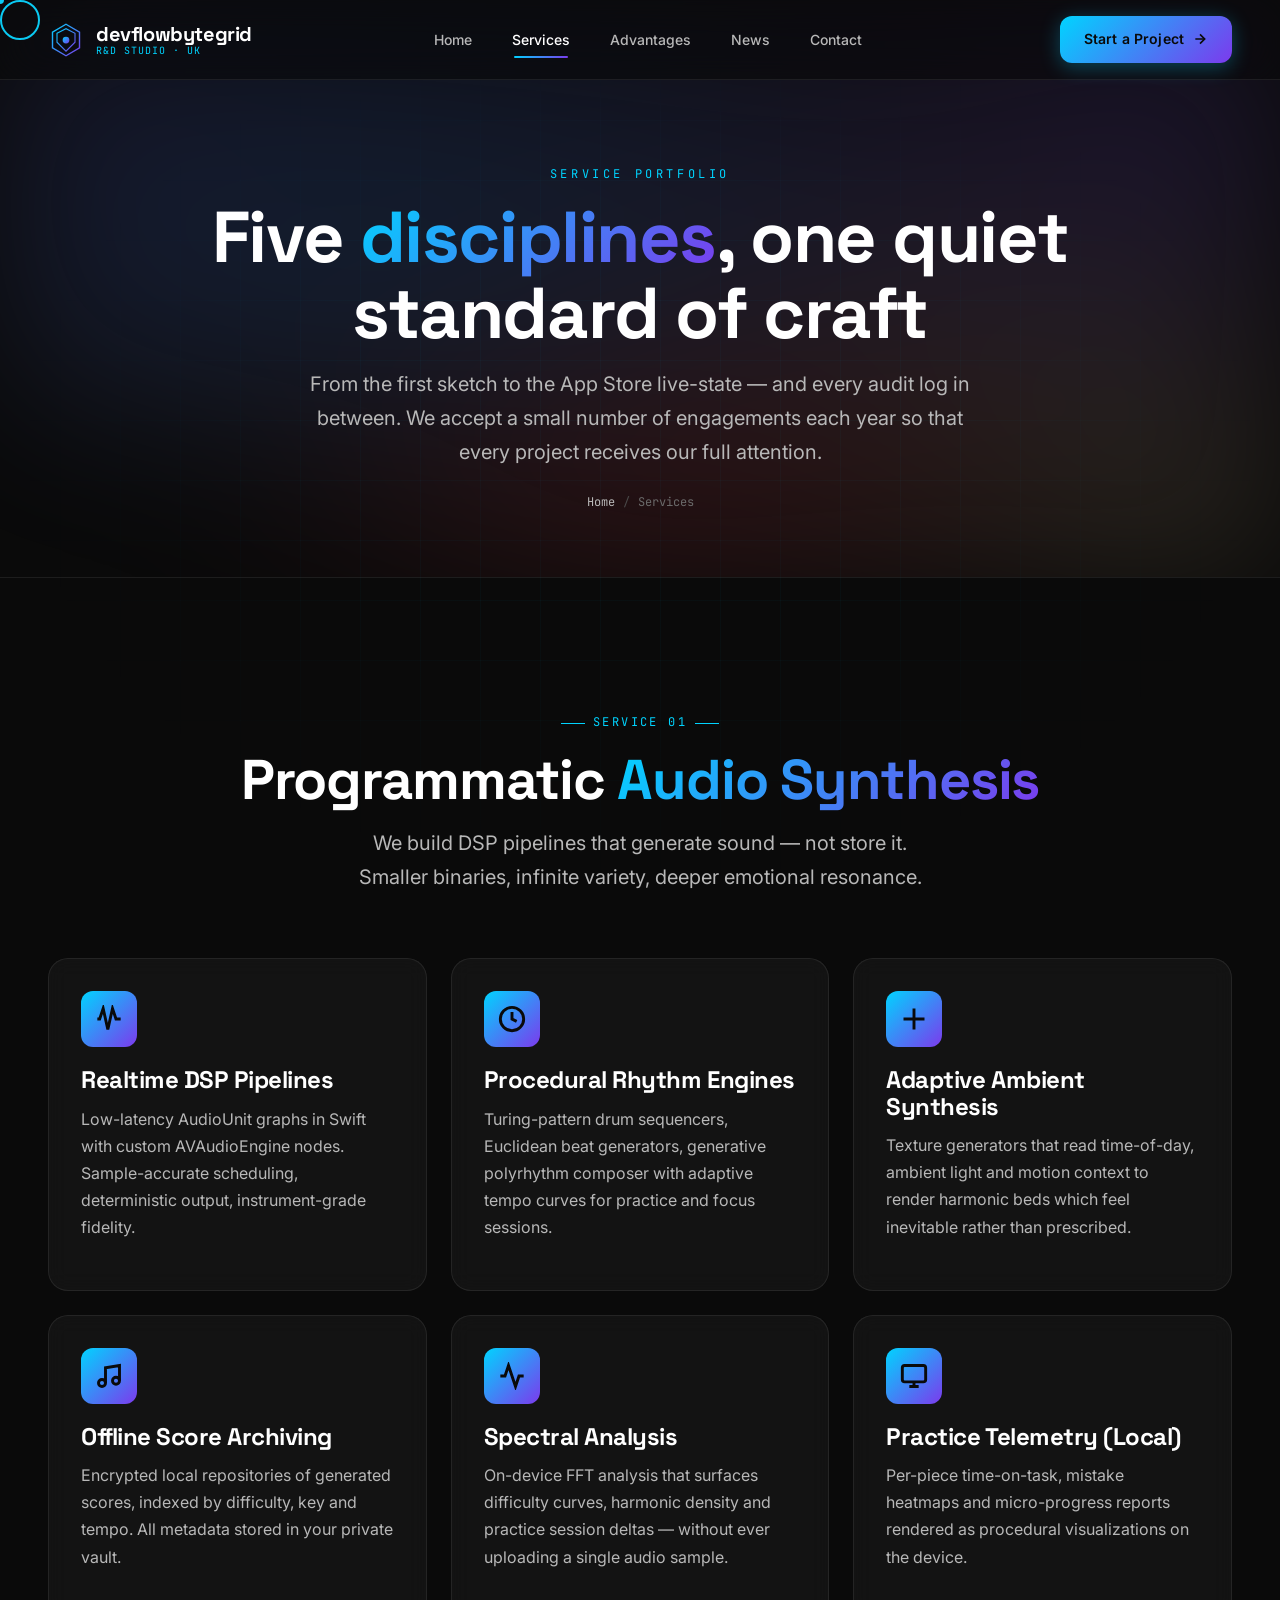
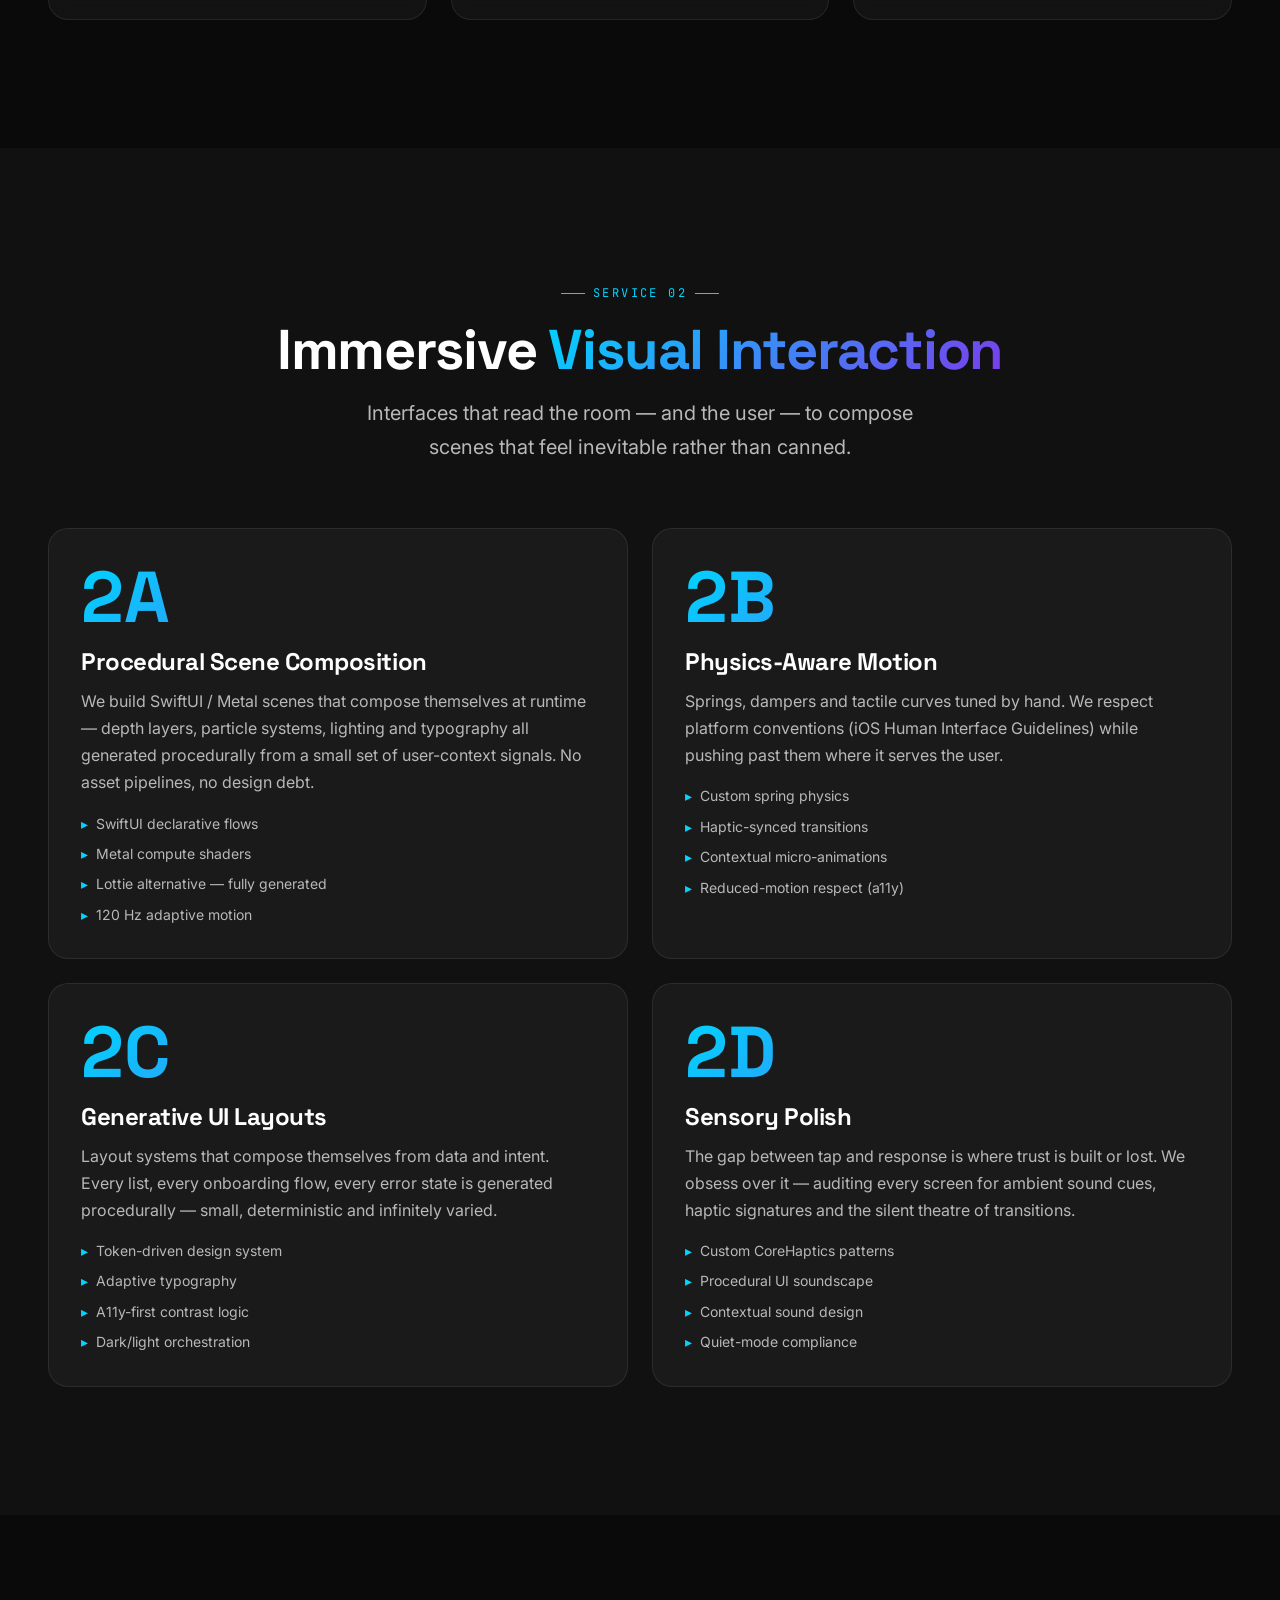
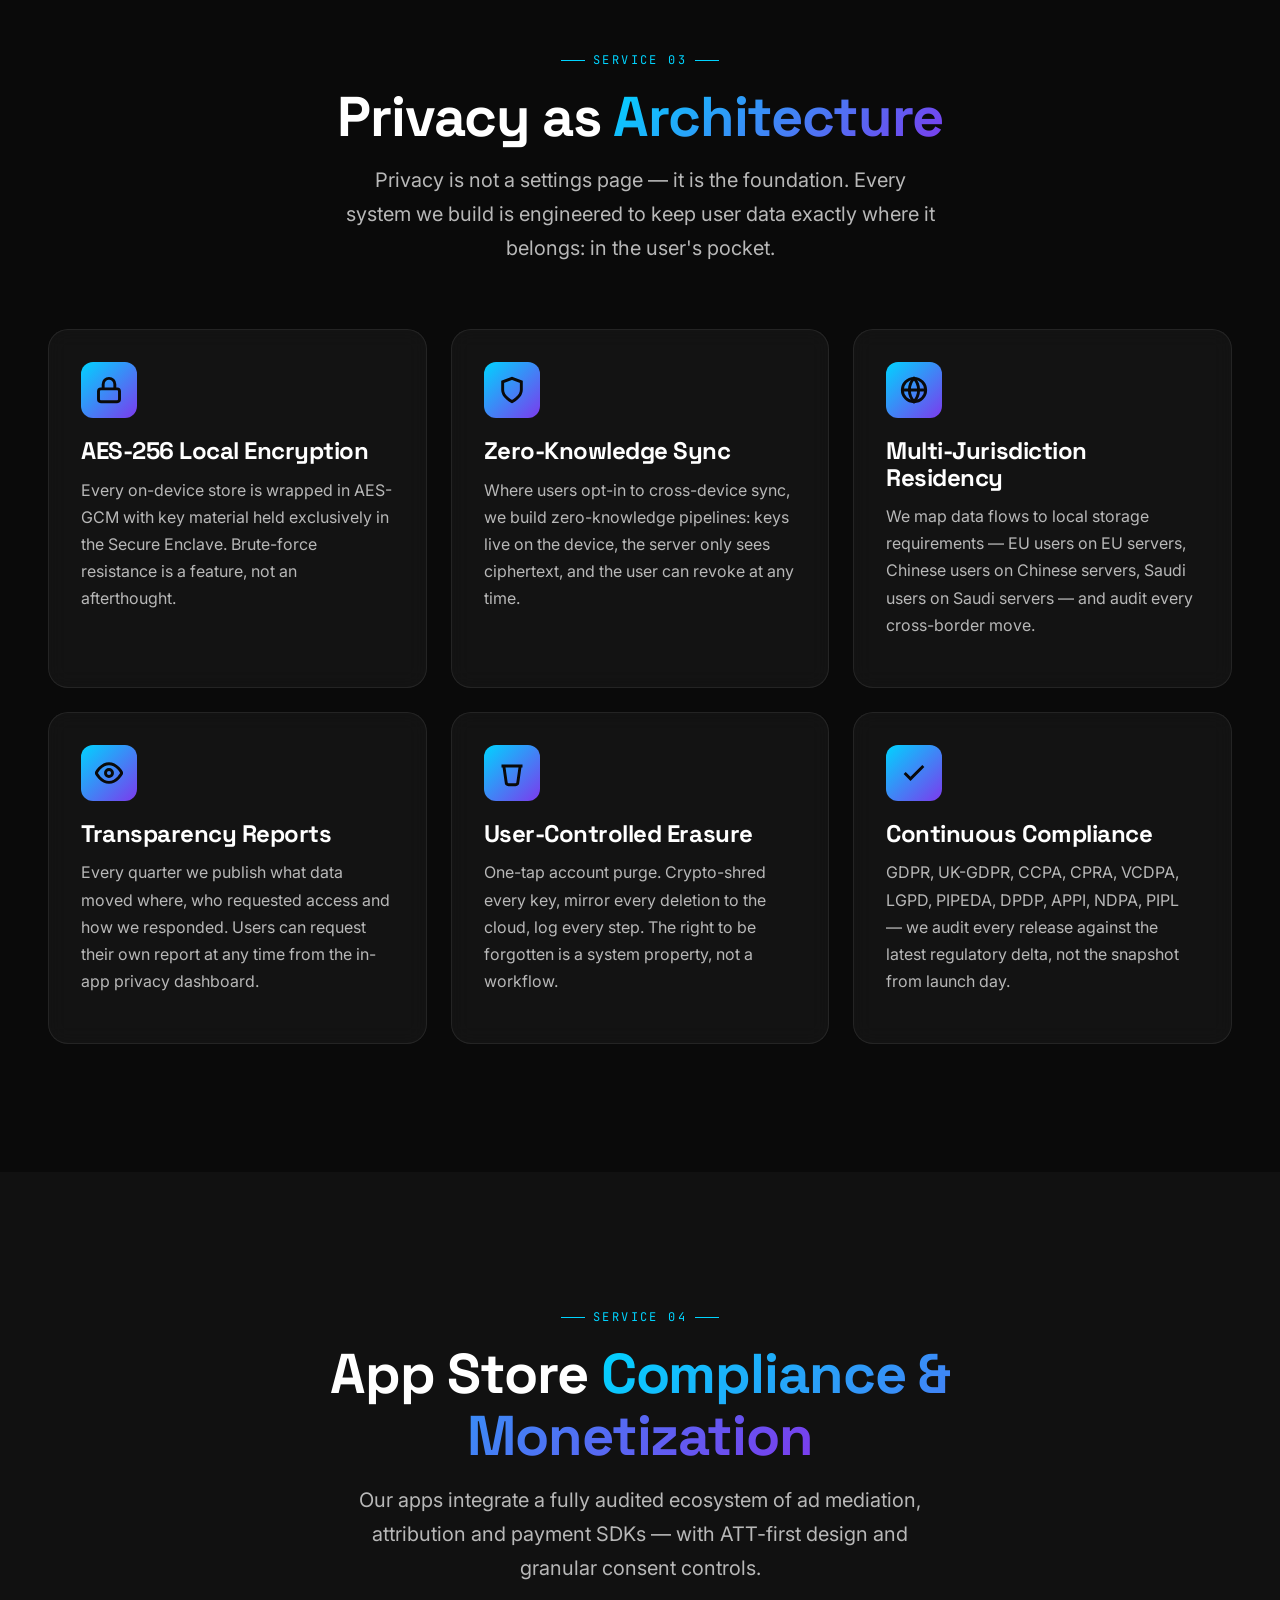
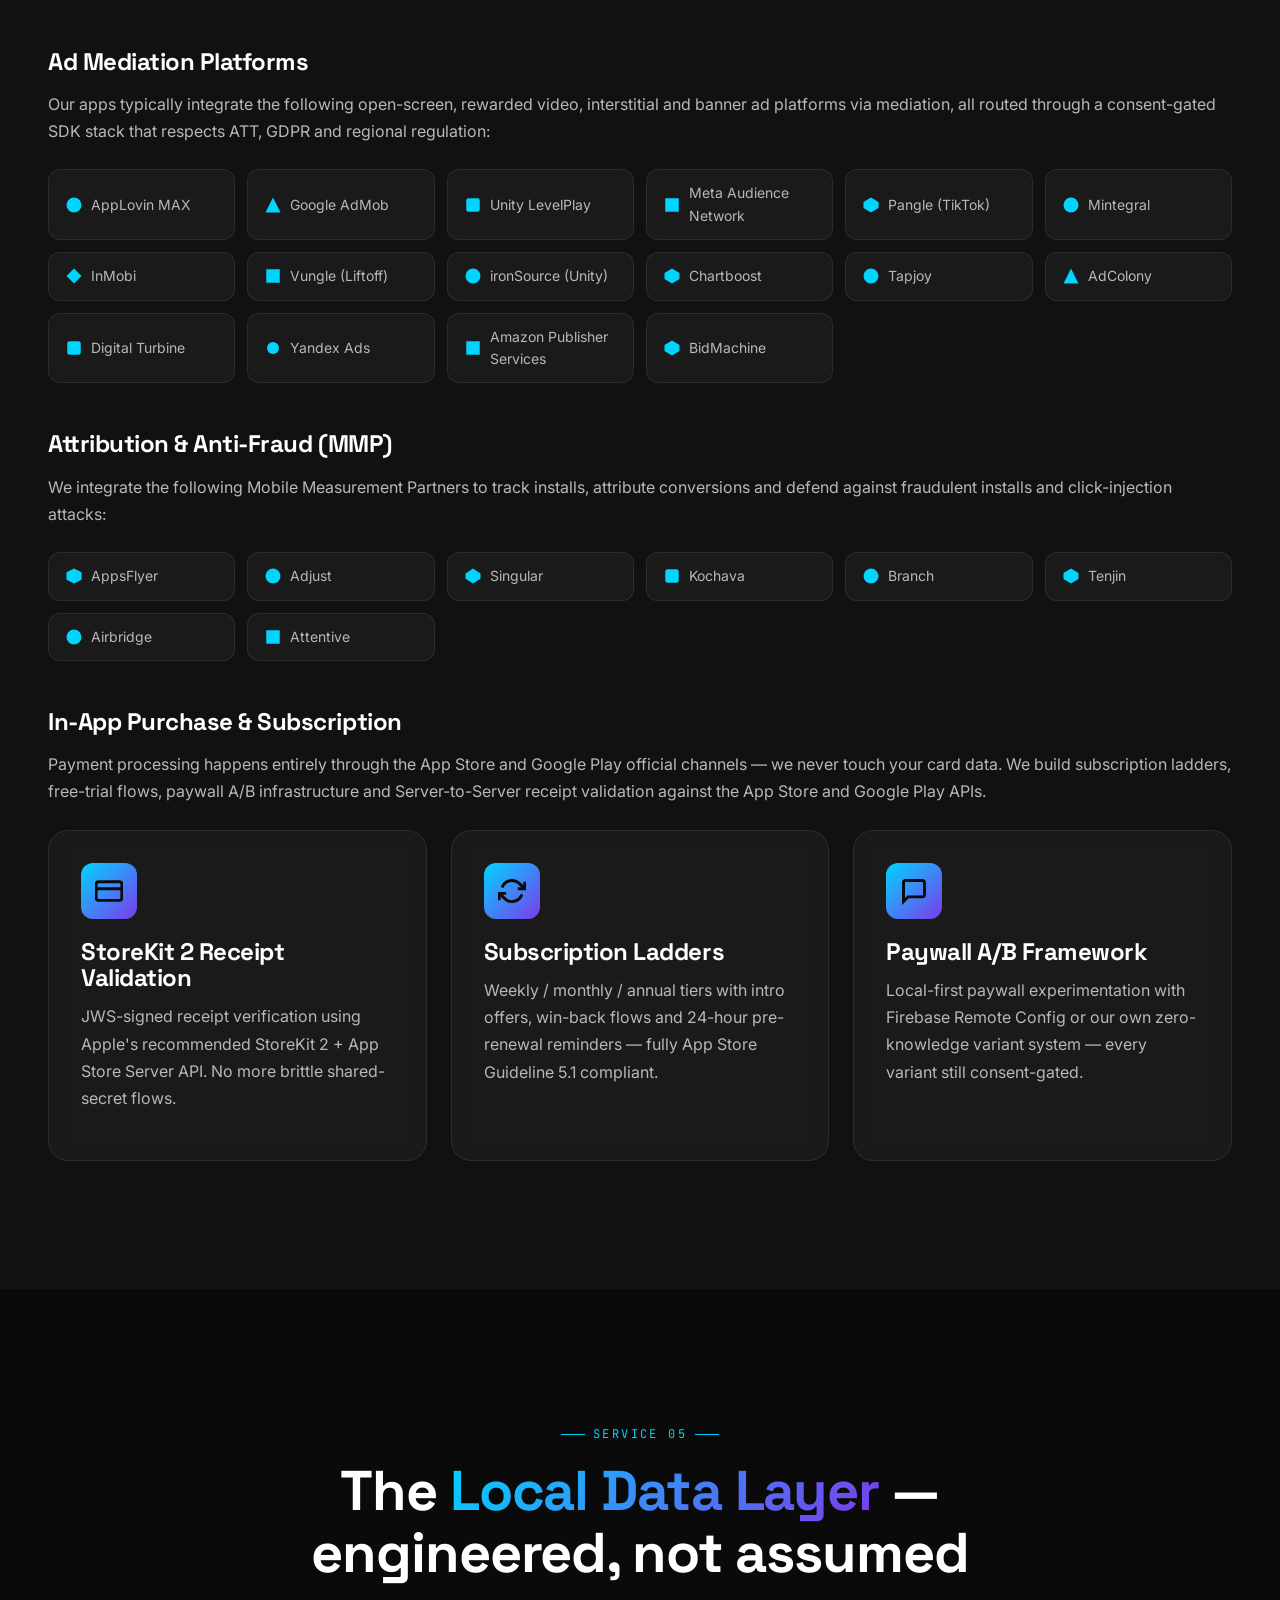
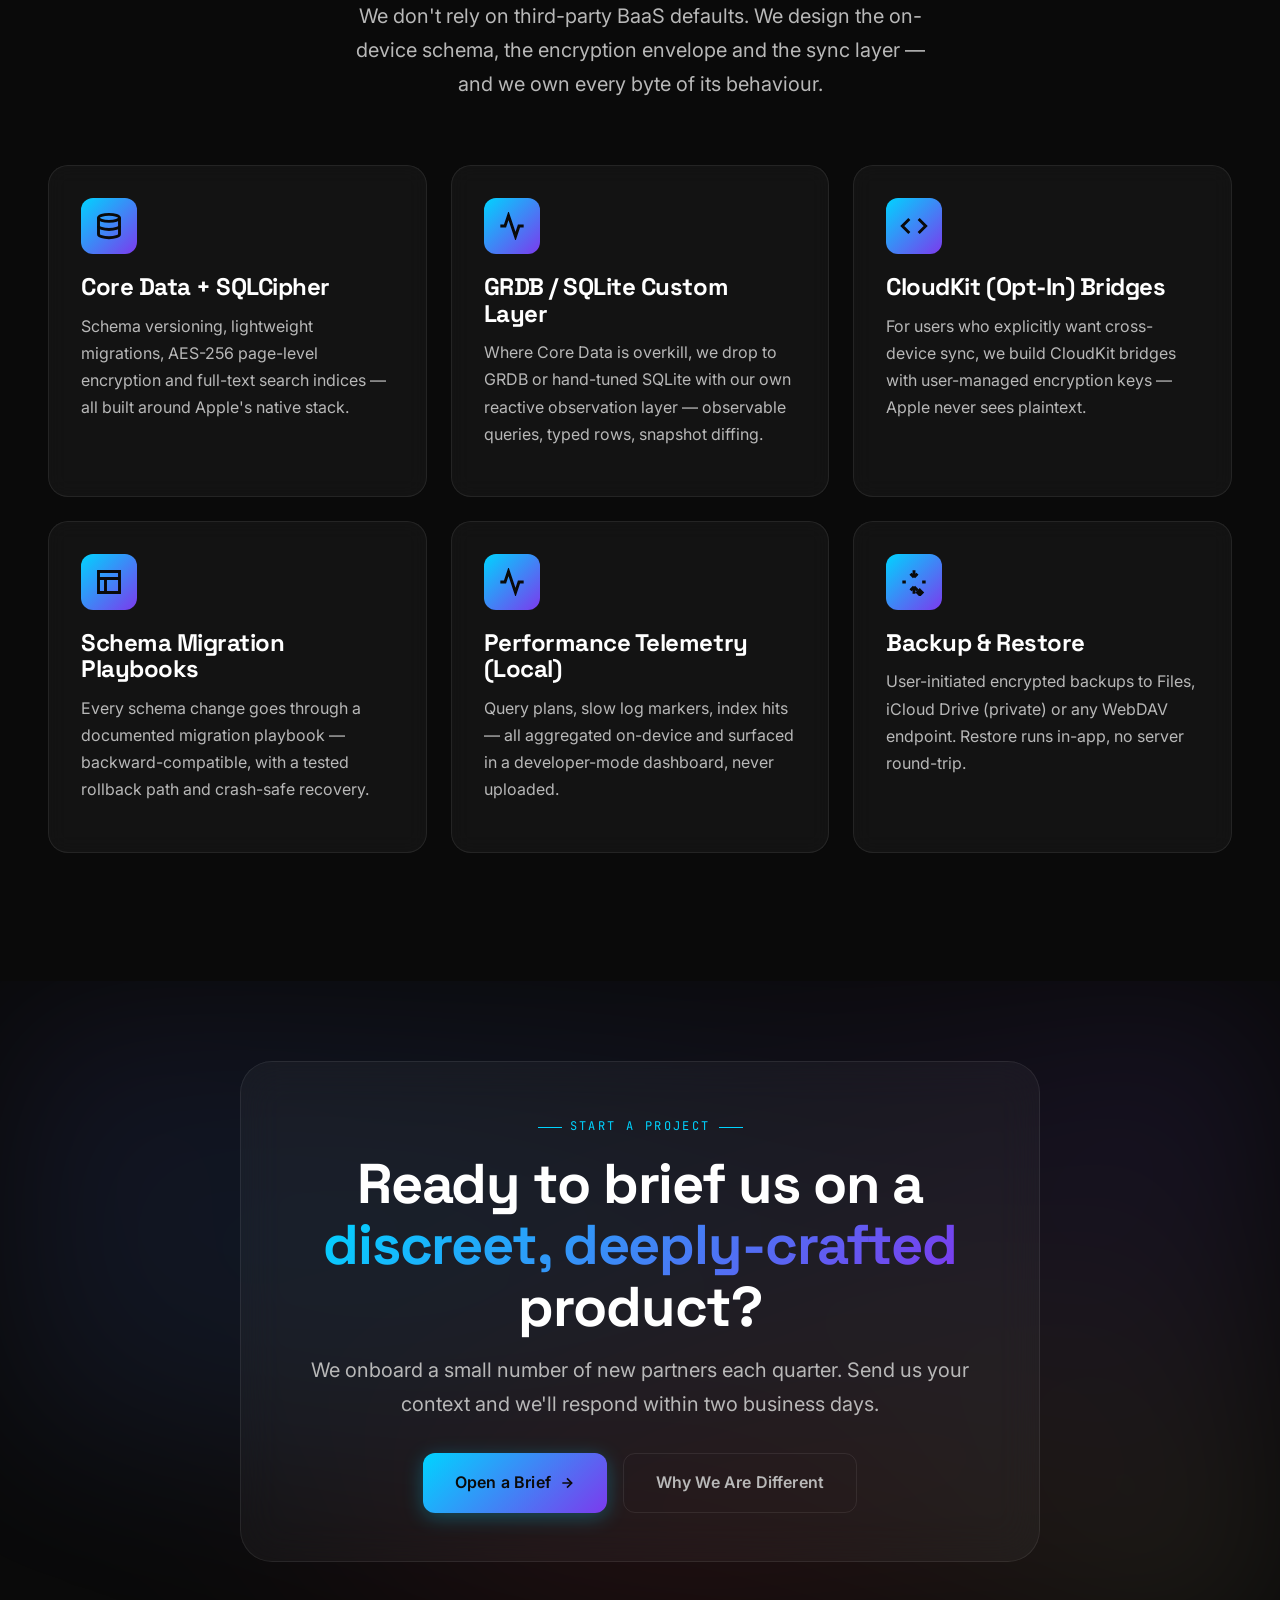
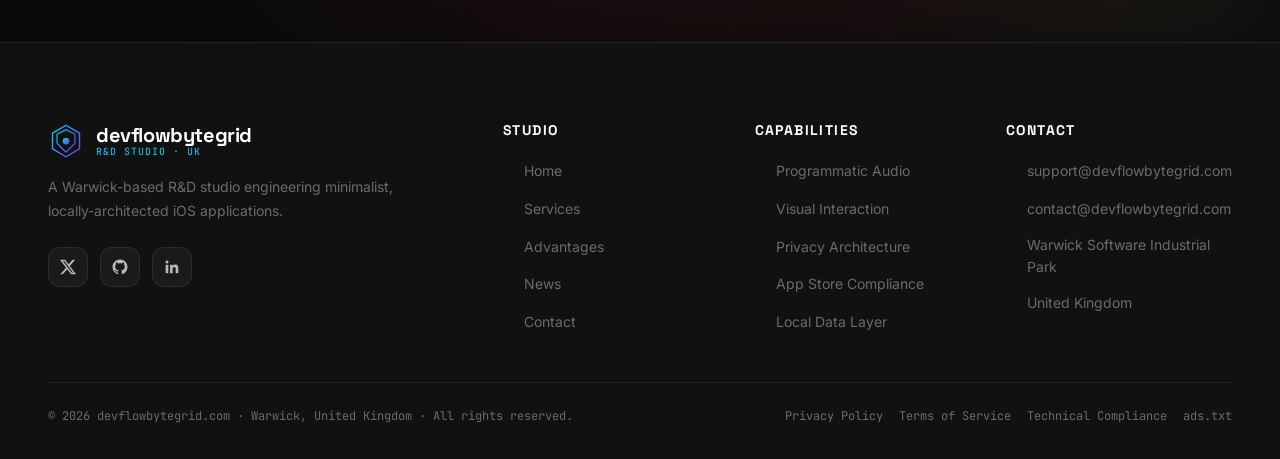
<file: services.html>
<!DOCTYPE html>
<html lang="en">
<head>
    <meta charset="UTF-8">
    <meta name="viewport" content="width=device-width, initial-scale=1.0">
    <title>Services · devflowbytegrid.com — Programmatic Audio · Visual Interaction · Privacy-First Engineering</title>
    <meta name="description" content="Explore the service portfolio of devflowbytegrid: programmatic audio synthesis, immersive visual interaction, privacy architecture, app store compliance and local data layer engineering for the European and US markets.">
    <meta name="keywords" content="services, programmatic audio synthesis, visual interaction, privacy architecture, app store compliance, local data, GDPR, CCPA, iOS development, AppLovin, AdMob, LevelPlay">
    <meta name="robots" content="index, follow">
    <link rel="canonical" href="https://devflowbytegrid.com/services.html">
    <link rel="icon" type="image/svg+xml" href="data:image/svg+xml,%3Csvg xmlns='http://www.w3.org/2000/svg' viewBox='0 0 64 64'%3E%3Cdefs%3E%3ClinearGradient id='g' x1='0%25' y1='0%25' x2='100%25' y2='100%25'%3E%3Cstop offset='0%25' stop-color='%2300d4ff'/%3E%3Cstop offset='100%25' stop-color='%237c3aed'/%3E%3C/linearGradient%3E%3C/defs%3E%3Cpath d='M32 4 L56 18 L56 46 L32 60 L8 46 L8 18 Z' stroke='url(%23g)' stroke-width='2' fill='none'/%3E%3Ccircle cx='32' cy='32' r='6' fill='url(%23g)'/%3E%3C/svg%3E">
    <link rel="preconnect" href="https://fonts.googleapis.com">
    <link rel="preconnect" href="https://fonts.gstatic.com" crossorigin>
    <link href="https://fonts.googleapis.com/css2?family=Inter:wght@400;500;600;700;800&family=Space+Grotesk:wght@500;600;700;800&family=JetBrains+Mono:wght@400;500;600&display=swap" rel="stylesheet">
    <link rel="stylesheet" href="css/style.css">
    <link rel="stylesheet" href="css/animations.css">
    <link rel="stylesheet" href="css/responsive.css">
    <link rel="stylesheet" href="css/pages.css">
    <meta property="og:title" content="Services · devflowbytegrid.com">
    <meta property="og:description" content="Service portfolio of devflowbytegrid: programmatic audio, immersive visual interaction, privacy architecture, app store compliance.">
    <meta property="og:type" content="website">
    <meta property="og:url" content="https://devflowbytegrid.com/services.html">
</head>
<body>
    <div class="preloader" aria-hidden="true">
        <div class="preloader-content">
            <div class="preloader-logo">
                <svg viewBox="0 0 64 64" fill="none" xmlns="http://www.w3.org/2000/svg" width="80" height="80">
                    <defs><linearGradient id="pg" x1="0%" y1="0%" x2="100%" y2="100%"><stop offset="0%" stop-color="#00d4ff"/><stop offset="100%" stop-color="#7c3aed"/></linearGradient></defs>
                    <path d="M32 4 L56 18 L56 46 L32 60 L8 46 L8 18 Z" stroke="url(#pg)" stroke-width="2" fill="none"/>
                    <circle cx="32" cy="32" r="6" fill="url(#pg)"/>
                </svg>
                <div class="preloader-spinner"></div>
            </div>
            <div class="preloader-text">Initialising</div>
        </div>
    </div>

    <header class="site-header">
        <div class="nav-container">
            <a href="index.html" class="logo">
                <svg viewBox="0 0 64 64" fill="none" aria-hidden="true">
                    <defs><linearGradient id="h" x1="0%" y1="0%" x2="100%" y2="100%"><stop offset="0%" stop-color="#00d4ff"/><stop offset="100%" stop-color="#7c3aed"/></linearGradient></defs>
                    <path d="M32 4 L56 18 L56 46 L32 60 L8 46 L8 18 Z" stroke="url(#h)" stroke-width="2.5" fill="none"/>
                    <path d="M16 20 L32 12 L48 20 L48 36 L32 52 L16 36 Z" stroke="url(#h)" stroke-width="2" fill="none"/>
                    <circle cx="32" cy="32" r="6" fill="url(#h)"/>
                </svg>
                <div class="logo-text"><span>devflowbytegrid</span><small>R&D STUDIO · UK</small></div>
            </a>
            <nav><ul class="nav-menu">
                <li><a href="index.html" class="nav-link">Home</a></li>
                <li><a href="services.html" class="nav-link active">Services</a></li>
                <li><a href="advantages.html" class="nav-link">Advantages</a></li>
                <li><a href="news.html" class="nav-link">News</a></li>
                <li><a href="contact.html" class="nav-link">Contact</a></li>
            </ul></nav>
            <div class="nav-cta">
                <a href="contact.html" class="btn btn-primary magnetic">Start a Project <svg class="btn-icon" viewBox="0 0 24 24" fill="none" stroke="currentColor" stroke-width="2.5"><line x1="5" y1="12" x2="19" y2="12"/><polyline points="12 5 19 12 12 19"/></svg></a>
                <button class="mobile-toggle" aria-label="Open menu"><svg viewBox="0 0 24 24" fill="none" stroke="currentColor" stroke-width="2"><line x1="3" y1="6" x2="21" y2="6"/><line x1="3" y1="12" x2="21" y2="12"/><line x1="3" y1="18" x2="21" y2="18"/></svg></button>
            </div>
        </div>
    </header>

    <main>
        <!-- PAGE HERO -->
        <section class="page-hero">
            <div class="page-hero-bg" aria-hidden="true"></div>
            <div class="container">
                <div class="page-hero-content">
                    <div class="page-hero-eyebrow">SERVICE PORTFOLIO</div>
                    <h1 class="page-hero-title">Five <span class="text-gradient">disciplines</span>, one quiet standard of craft</h1>
                    <p class="page-hero-subtitle">From the first sketch to the App Store live-state — and every audit log in between. We accept a small number of engagements each year so that every project receives our full attention.</p>
                    <nav class="breadcrumb" aria-label="Breadcrumb">
                        <a href="index.html">Home</a><span class="breadcrumb-separator">/</span><span>Services</span>
                    </nav>
                </div>
            </div>
        </section>

        <!-- SERVICE 1: Programmatic Audio -->
        <section class="section" id="audio" aria-labelledby="audio-heading">
            <div class="container">
                <div class="section-header reveal">
                    <div class="section-eyebrow">SERVICE 01</div>
                    <h2 id="audio-heading" class="section-title">Programmatic <span class="text-gradient">Audio Synthesis</span></h2>
                    <p class="section-subtitle">We build DSP pipelines that generate sound — not store it. Smaller binaries, infinite variety, deeper emotional resonance.</p>
                </div>

                <div class="grid grid-3 stagger">
                    <article class="card reveal tilt-3d">
                        <div class="card-icon"><svg viewBox="0 0 24 24" fill="none" stroke="currentColor" stroke-width="2.5"><path d="M2 12h2l3-9 4 18 4-18 3 9h4"/></svg></div>
                        <h3 class="card-title">Realtime DSP Pipelines</h3>
                        <p class="card-description">Low-latency AudioUnit graphs in Swift with custom AVAudioEngine nodes. Sample-accurate scheduling, deterministic output, instrument-grade fidelity.</p>
                    </article>
                    <article class="card reveal tilt-3d">
                        <div class="card-icon"><svg viewBox="0 0 24 24" fill="none" stroke="currentColor" stroke-width="2.5"><circle cx="12" cy="12" r="10"/><path d="M12 6v6l4 2"/></svg></div>
                        <h3 class="card-title">Procedural Rhythm Engines</h3>
                        <p class="card-description">Turing-pattern drum sequencers, Euclidean beat generators, generative polyrhythm composer with adaptive tempo curves for practice and focus sessions.</p>
                    </article>
                    <article class="card reveal tilt-3d">
                        <div class="card-icon"><svg viewBox="0 0 24 24" fill="none" stroke="currentColor" stroke-width="2.5"><path d="M3 12h18M12 3v18"/></svg></div>
                        <h3 class="card-title">Adaptive Ambient Synthesis</h3>
                        <p class="card-description">Texture generators that read time-of-day, ambient light and motion context to render harmonic beds which feel inevitable rather than prescribed.</p>
                    </article>
                    <article class="card reveal tilt-3d">
                        <div class="card-icon"><svg viewBox="0 0 24 24" fill="none" stroke="currentColor" stroke-width="2.5"><path d="M9 18V5l12-2v13"/><circle cx="6" cy="18" r="3"/><circle cx="18" cy="16" r="3"/></svg></div>
                        <h3 class="card-title">Offline Score Archiving</h3>
                        <p class="card-description">Encrypted local repositories of generated scores, indexed by difficulty, key and tempo. All metadata stored in your private vault.</p>
                    </article>
                    <article class="card reveal tilt-3d">
                        <div class="card-icon"><svg viewBox="0 0 24 24" fill="none" stroke="currentColor" stroke-width="2.5"><polyline points="22 12 18 12 15 21 9 3 6 12 2 12"/></svg></div>
                        <h3 class="card-title">Spectral Analysis</h3>
                        <p class="card-description">On-device FFT analysis that surfaces difficulty curves, harmonic density and practice session deltas — without ever uploading a single audio sample.</p>
                    </article>
                    <article class="card reveal tilt-3d">
                        <div class="card-icon"><svg viewBox="0 0 24 24" fill="none" stroke="currentColor" stroke-width="2.5"><rect x="2" y="3" width="20" height="14" rx="2"/><line x1="8" y1="21" x2="16" y2="21"/><line x1="12" y1="17" x2="12" y2="21"/></svg></div>
                        <h3 class="card-title">Practice Telemetry (Local)</h3>
                        <p class="card-description">Per-piece time-on-task, mistake heatmaps and micro-progress reports rendered as procedural visualizations on the device.</p>
                    </article>
                </div>
            </div>
        </section>

        <!-- SERVICE 2: Visual Interaction -->
        <section class="section" id="visual" style="background: var(--color-bg-secondary);" aria-labelledby="visual-heading">
            <div class="container">
                <div class="section-header reveal">
                    <div class="section-eyebrow">SERVICE 02</div>
                    <h2 id="visual-heading" class="section-title">Immersive <span class="text-gradient">Visual Interaction</span></h2>
                    <p class="section-subtitle">Interfaces that read the room — and the user — to compose scenes that feel inevitable rather than canned.</p>
                </div>

                <div class="grid grid-2 stagger">
                    <article class="value-card reveal">
                        <div class="value-number">2A</div>
                        <h3>Procedural Scene Composition</h3>
                        <p>We build SwiftUI / Metal scenes that compose themselves at runtime — depth layers, particle systems, lighting and typography all generated procedurally from a small set of user-context signals. No asset pipelines, no design debt.</p>
                        <ul style="list-style: none; padding: 0; display: grid; gap: var(--space-2); margin-top: var(--space-4);">
                            <li style="color: var(--color-text-secondary); font-size: var(--fs-sm); display: flex; gap: var(--space-2);"><span style="color: var(--color-accent);">▸</span> SwiftUI declarative flows</li>
                            <li style="color: var(--color-text-secondary); font-size: var(--fs-sm); display: flex; gap: var(--space-2);"><span style="color: var(--color-accent);">▸</span> Metal compute shaders</li>
                            <li style="color: var(--color-text-secondary); font-size: var(--fs-sm); display: flex; gap: var(--space-2);"><span style="color: var(--color-accent);">▸</span> Lottie alternative — fully generated</li>
                            <li style="color: var(--color-text-secondary); font-size: var(--fs-sm); display: flex; gap: var(--space-2);"><span style="color: var(--color-accent);">▸</span> 120 Hz adaptive motion</li>
                        </ul>
                    </article>
                    <article class="value-card reveal">
                        <div class="value-number">2B</div>
                        <h3>Physics-Aware Motion</h3>
                        <p>Springs, dampers and tactile curves tuned by hand. We respect platform conventions (iOS Human Interface Guidelines) while pushing past them where it serves the user.</p>
                        <ul style="list-style: none; padding: 0; display: grid; gap: var(--space-2); margin-top: var(--space-4);">
                            <li style="color: var(--color-text-secondary); font-size: var(--fs-sm); display: flex; gap: var(--space-2);"><span style="color: var(--color-accent);">▸</span> Custom spring physics</li>
                            <li style="color: var(--color-text-secondary); font-size: var(--fs-sm); display: flex; gap: var(--space-2);"><span style="color: var(--color-accent);">▸</span> Haptic-synced transitions</li>
                            <li style="color: var(--color-text-secondary); font-size: var(--fs-sm); display: flex; gap: var(--space-2);"><span style="color: var(--color-accent);">▸</span> Contextual micro-animations</li>
                            <li style="color: var(--color-text-secondary); font-size: var(--fs-sm); display: flex; gap: var(--space-2);"><span style="color: var(--color-accent);">▸</span> Reduced-motion respect (a11y)</li>
                        </ul>
                    </article>
                    <article class="value-card reveal">
                        <div class="value-number">2C</div>
                        <h3>Generative UI Layouts</h3>
                        <p>Layout systems that compose themselves from data and intent. Every list, every onboarding flow, every error state is generated procedurally — small, deterministic and infinitely varied.</p>
                        <ul style="list-style: none; padding: 0; display: grid; gap: var(--space-2); margin-top: var(--space-4);">
                            <li style="color: var(--color-text-secondary); font-size: var(--fs-sm); display: flex; gap: var(--space-2);"><span style="color: var(--color-accent);">▸</span> Token-driven design system</li>
                            <li style="color: var(--color-text-secondary); font-size: var(--fs-sm); display: flex; gap: var(--space-2);"><span style="color: var(--color-accent);">▸</span> Adaptive typography</li>
                            <li style="color: var(--color-text-secondary); font-size: var(--fs-sm); display: flex; gap: var(--space-2);"><span style="color: var(--color-accent);">▸</span> A11y-first contrast logic</li>
                            <li style="color: var(--color-text-secondary); font-size: var(--fs-sm); display: flex; gap: var(--space-2);"><span style="color: var(--color-accent);">▸</span> Dark/light orchestration</li>
                        </ul>
                    </article>
                    <article class="value-card reveal">
                        <div class="value-number">2D</div>
                        <h3>Sensory Polish</h3>
                        <p>The gap between tap and response is where trust is built or lost. We obsess over it — auditing every screen for ambient sound cues, haptic signatures and the silent theatre of transitions.</p>
                        <ul style="list-style: none; padding: 0; display: grid; gap: var(--space-2); margin-top: var(--space-4);">
                            <li style="color: var(--color-text-secondary); font-size: var(--fs-sm); display: flex; gap: var(--space-2);"><span style="color: var(--color-accent);">▸</span> Custom CoreHaptics patterns</li>
                            <li style="color: var(--color-text-secondary); font-size: var(--fs-sm); display: flex; gap: var(--space-2);"><span style="color: var(--color-accent);">▸</span> Procedural UI soundscape</li>
                            <li style="color: var(--color-text-secondary); font-size: var(--fs-sm); display: flex; gap: var(--space-2);"><span style="color: var(--color-accent);">▸</span> Contextual sound design</li>
                            <li style="color: var(--color-text-secondary); font-size: var(--fs-sm); display: flex; gap: var(--space-2);"><span style="color: var(--color-accent);">▸</span> Quiet-mode compliance</li>
                        </ul>
                    </article>
                </div>
            </div>
        </section>

        <!-- SERVICE 3: Privacy Architecture -->
        <section class="section" id="privacy" aria-labelledby="privacy-heading">
            <div class="container">
                <div class="section-header reveal">
                    <div class="section-eyebrow">SERVICE 03</div>
                    <h2 id="privacy-heading" class="section-title">Privacy as <span class="text-gradient">Architecture</span></h2>
                    <p class="section-subtitle">Privacy is not a settings page — it is the foundation. Every system we build is engineered to keep user data exactly where it belongs: in the user's pocket.</p>
                </div>

                <div class="grid grid-3 stagger">
                    <article class="card reveal tilt-3d">
                        <div class="card-icon"><svg viewBox="0 0 24 24" fill="none" stroke="currentColor" stroke-width="2.5"><rect x="3" y="11" width="18" height="11" rx="2"/><path d="M7 11V7a5 5 0 0 1 10 0v4"/></svg></div>
                        <h3 class="card-title">AES-256 Local Encryption</h3>
                        <p class="card-description">Every on-device store is wrapped in AES-GCM with key material held exclusively in the Secure Enclave. Brute-force resistance is a feature, not an afterthought.</p>
                    </article>
                    <article class="card reveal tilt-3d">
                        <div class="card-icon"><svg viewBox="0 0 24 24" fill="none" stroke="currentColor" stroke-width="2.5"><path d="M12 22s8-4 8-10V5l-8-3-8 3v7c0 6 8 10 8 10z"/></svg></div>
                        <h3 class="card-title">Zero-Knowledge Sync</h3>
                        <p class="card-description">Where users opt-in to cross-device sync, we build zero-knowledge pipelines: keys live on the device, the server only sees ciphertext, and the user can revoke at any time.</p>
                    </article>
                    <article class="card reveal tilt-3d">
                        <div class="card-icon"><svg viewBox="0 0 24 24" fill="none" stroke="currentColor" stroke-width="2.5"><circle cx="12" cy="12" r="10"/><path d="M2 12h20M12 2a15.3 15.3 0 0 1 4 10 15.3 15.3 0 0 1-4 10 15.3 15.3 0 0 1-4-10 15.3 15.3 0 0 1 4-10z"/></svg></div>
                        <h3 class="card-title">Multi-Jurisdiction Residency</h3>
                        <p class="card-description">We map data flows to local storage requirements — EU users on EU servers, Chinese users on Chinese servers, Saudi users on Saudi servers — and audit every cross-border move.</p>
                    </article>
                    <article class="card reveal tilt-3d">
                        <div class="card-icon"><svg viewBox="0 0 24 24" fill="none" stroke="currentColor" stroke-width="2.5"><path d="M1 12s4-8 11-8 11 8 11 8-4 8-11 8-11-8-11-8z"/><circle cx="12" cy="12" r="3"/></svg></div>
                        <h3 class="card-title">Transparency Reports</h3>
                        <p class="card-description">Every quarter we publish what data moved where, who requested access and how we responded. Users can request their own report at any time from the in-app privacy dashboard.</p>
                    </article>
                    <article class="card reveal tilt-3d">
                        <div class="card-icon"><svg viewBox="0 0 24 24" fill="none" stroke="currentColor" stroke-width="2.5"><polyline points="3 6 5 6 21 6"/><path d="M19 6l-2 14a2 2 0 0 1-2 2H9a2 2 0 0 1-2-2L5 6"/></svg></div>
                        <h3 class="card-title">User-Controlled Erasure</h3>
                        <p class="card-description">One-tap account purge. Crypto-shred every key, mirror every deletion to the cloud, log every step. The right to be forgotten is a system property, not a workflow.</p>
                    </article>
                    <article class="card reveal tilt-3d">
                        <div class="card-icon"><svg viewBox="0 0 24 24" fill="none" stroke="currentColor" stroke-width="2.5"><polyline points="20 6 9 17 4 12"/></svg></div>
                        <h3 class="card-title">Continuous Compliance</h3>
                        <p class="card-description">GDPR, UK-GDPR, CCPA, CPRA, VCDPA, LGPD, PIPEDA, DPDP, APPI, NDPA, PIPL — we audit every release against the latest regulatory delta, not the snapshot from launch day.</p>
                    </article>
                </div>
            </div>
        </section>

        <!-- SERVICE 4: App Store Compliance / Monetization -->
        <section class="section" id="monetization" style="background: var(--color-bg-secondary);" aria-labelledby="monetization-heading">
            <div class="container">
                <div class="section-header reveal">
                    <div class="section-eyebrow">SERVICE 04</div>
                    <h2 id="monetization-heading" class="section-title">App Store <span class="text-gradient">Compliance & Monetization</span></h2>
                    <p class="section-subtitle">Our apps integrate a fully audited ecosystem of ad mediation, attribution and payment SDKs — with ATT-first design and granular consent controls.</p>
                </div>

                <h3 style="font-size: var(--fs-xl); margin-bottom: var(--space-4); color: var(--color-text-primary);">Ad Mediation Platforms</h3>
                <p style="color: var(--color-text-secondary); margin-bottom: var(--space-6);">Our apps typically integrate the following open-screen, rewarded video, interstitial and banner ad platforms via mediation, all routed through a consent-gated SDK stack that respects ATT, GDPR and regional regulation:</p>

                <div class="platform-grid">
                    <div class="platform-card"><svg viewBox="0 0 24 24" fill="currentColor"><circle cx="12" cy="12" r="10"/></svg>AppLovin MAX</div>
                    <div class="platform-card"><svg viewBox="0 0 24 24" fill="currentColor"><polygon points="12,2 22,22 2,22"/></svg>Google AdMob</div>
                    <div class="platform-card"><svg viewBox="0 0 24 24" fill="currentColor"><rect x="3" y="3" width="18" height="18" rx="3"/></svg>Unity LevelPlay</div>
                    <div class="platform-card"><svg viewBox="0 0 24 24" fill="currentColor"><rect x="3" y="3" width="18" height="18"/></svg>Meta Audience Network</div>
                    <div class="platform-card"><svg viewBox="0 0 24 24" fill="currentColor"><polygon points="12,2 22,8 22,16 12,22 2,16 2,8"/></svg>Pangle (TikTok)</div>
                    <div class="platform-card"><svg viewBox="0 0 24 24" fill="currentColor"><circle cx="12" cy="12" r="10"/></svg>Mintegral</div>
                    <div class="platform-card"><svg viewBox="0 0 24 24" fill="currentColor"><polygon points="12,2 22,12 12,22 2,12"/></svg>InMobi</div>
                    <div class="platform-card"><svg viewBox="0 0 24 24" fill="currentColor"><rect x="3" y="3" width="18" height="18"/></svg>Vungle (Liftoff)</div>
                    <div class="platform-card"><svg viewBox="0 0 24 24" fill="currentColor"><circle cx="12" cy="12" r="10"/></svg>ironSource (Unity)</div>
                    <div class="platform-card"><svg viewBox="0 0 24 24" fill="currentColor"><polygon points="12,2 22,8 22,16 12,22 2,16 2,8"/></svg>Chartboost</div>
                    <div class="platform-card"><svg viewBox="0 0 24 24" fill="currentColor"><circle cx="12" cy="12" r="10"/></svg>Tapjoy</div>
                    <div class="platform-card"><svg viewBox="0 0 24 24" fill="currentColor"><polygon points="12,2 22,22 2,22"/></svg>AdColony</div>
                    <div class="platform-card"><svg viewBox="0 0 24 24" fill="currentColor"><rect x="3" y="3" width="18" height="18" rx="3"/></svg>Digital Turbine</div>
                    <div class="platform-card"><svg viewBox="0 0 24 24" fill="currentColor"><circle cx="12" cy="12" r="8"/></svg>Yandex Ads</div>
                    <div class="platform-card"><svg viewBox="0 0 24 24" fill="currentColor"><rect x="3" y="3" width="18" height="18"/></svg>Amazon Publisher Services</div>
                    <div class="platform-card"><svg viewBox="0 0 24 24" fill="currentColor"><polygon points="12,2 22,8 22,16 12,22 2,16 2,8"/></svg>BidMachine</div>
                </div>

                <h3 style="font-size: var(--fs-xl); margin: var(--space-12) 0 var(--space-4); color: var(--color-text-primary);">Attribution & Anti-Fraud (MMP)</h3>
                <p style="color: var(--color-text-secondary); margin-bottom: var(--space-6);">We integrate the following Mobile Measurement Partners to track installs, attribute conversions and defend against fraudulent installs and click-injection attacks:</p>

                <div class="platform-grid">
                    <div class="platform-card"><svg viewBox="0 0 24 24" fill="currentColor"><path d="M12 2L2 7v10l10 5 10-5V7L12 2z"/></svg>AppsFlyer</div>
                    <div class="platform-card"><svg viewBox="0 0 24 24" fill="currentColor"><circle cx="12" cy="12" r="10"/></svg>Adjust</div>
                    <div class="platform-card"><svg viewBox="0 0 24 24" fill="currentColor"><polygon points="12,2 22,8.5 22,15.5 12,22 2,15.5 2,8.5"/></svg>Singular</div>
                    <div class="platform-card"><svg viewBox="0 0 24 24" fill="currentColor"><rect x="3" y="3" width="18" height="18" rx="3"/></svg>Kochava</div>
                    <div class="platform-card"><svg viewBox="0 0 24 24" fill="currentColor"><circle cx="12" cy="12" r="10"/></svg>Branch</div>
                    <div class="platform-card"><svg viewBox="0 0 24 24" fill="currentColor"><polygon points="12,2 22,8 22,16 12,22 2,16 2,8"/></svg>Tenjin</div>
                    <div class="platform-card"><svg viewBox="0 0 24 24" fill="currentColor"><circle cx="12" cy="12" r="10"/></svg>Airbridge</div>
                    <div class="platform-card"><svg viewBox="0 0 24 24" fill="currentColor"><rect x="3" y="3" width="18" height="18"/></svg>Attentive</div>
                </div>

                <h3 style="font-size: var(--fs-xl); margin: var(--space-12) 0 var(--space-4); color: var(--color-text-primary);">In-App Purchase & Subscription</h3>
                <p style="color: var(--color-text-secondary); margin-bottom: var(--space-6);">Payment processing happens entirely through the App Store and Google Play official channels — we never touch your card data. We build subscription ladders, free-trial flows, paywall A/B infrastructure and Server-to-Server receipt validation against the App Store and Google Play APIs.</p>

                <div class="grid grid-3 stagger">
                    <article class="card reveal tilt-3d">
                        <div class="card-icon"><svg viewBox="0 0 24 24" fill="none" stroke="currentColor" stroke-width="2.5"><rect x="1" y="4" width="22" height="16" rx="2"/><line x1="1" y1="10" x2="23" y2="10"/></svg></div>
                        <h3 class="card-title">StoreKit 2 Receipt Validation</h3>
                        <p class="card-description">JWS-signed receipt verification using Apple's recommended StoreKit 2 + App Store Server API. No more brittle shared-secret flows.</p>
                    </article>
                    <article class="card reveal tilt-3d">
                        <div class="card-icon"><svg viewBox="0 0 24 24" fill="none" stroke="currentColor" stroke-width="2.5"><polyline points="23 4 23 10 17 10"/><polyline points="1 20 1 14 7 14"/><path d="M3.51 9a9 9 0 0 1 14.85-3.36L23 10M1 14l4.64 4.36A9 9 0 0 0 20.49 15"/></svg></div>
                        <h3 class="card-title">Subscription Ladders</h3>
                        <p class="card-description">Weekly / monthly / annual tiers with intro offers, win-back flows and 24-hour pre-renewal reminders — fully App Store Guideline 5.1 compliant.</p>
                    </article>
                    <article class="card reveal tilt-3d">
                        <div class="card-icon"><svg viewBox="0 0 24 24" fill="none" stroke="currentColor" stroke-width="2.5"><path d="M21 15a2 2 0 0 1-2 2H7l-4 4V5a2 2 0 0 1 2-2h14a2 2 0 0 1 2 2z"/></svg></div>
                        <h3 class="card-title">Paywall A/B Framework</h3>
                        <p class="card-description">Local-first paywall experimentation with Firebase Remote Config or our own zero-knowledge variant system — every variant still consent-gated.</p>
                    </article>
                </div>
            </div>
        </section>

        <!-- SERVICE 5: Local Data Layer -->
        <section class="section" id="data" aria-labelledby="data-heading">
            <div class="container">
                <div class="section-header reveal">
                    <div class="section-eyebrow">SERVICE 05</div>
                    <h2 id="data-heading" class="section-title">The <span class="text-gradient">Local Data Layer</span> — engineered, not assumed</h2>
                    <p class="section-subtitle">We don't rely on third-party BaaS defaults. We design the on-device schema, the encryption envelope and the sync layer — and we own every byte of its behaviour.</p>
                </div>

                <div class="grid grid-3 stagger">
                    <article class="card reveal tilt-3d">
                        <div class="card-icon"><svg viewBox="0 0 24 24" fill="none" stroke="currentColor" stroke-width="2.5"><ellipse cx="12" cy="5" rx="9" ry="3"/><path d="M21 12c0 1.66-4 3-9 3s-9-1.34-9-3"/><path d="M3 5v14c0 1.66 4 3 9 3s9-1.34 9-3V5"/></svg></div>
                        <h3 class="card-title">Core Data + SQLCipher</h3>
                        <p class="card-description">Schema versioning, lightweight migrations, AES-256 page-level encryption and full-text search indices — all built around Apple's native stack.</p>
                    </article>
                    <article class="card reveal tilt-3d">
                        <div class="card-icon"><svg viewBox="0 0 24 24" fill="none" stroke="currentColor" stroke-width="2.5"><path d="M22 12h-4l-3 9L9 3l-3 9H2"/></svg></div>
                        <h3 class="card-title">GRDB / SQLite Custom Layer</h3>
                        <p class="card-description">Where Core Data is overkill, we drop to GRDB or hand-tuned SQLite with our own reactive observation layer — observable queries, typed rows, snapshot diffing.</p>
                    </article>
                    <article class="card reveal tilt-3d">
                        <div class="card-icon"><svg viewBox="0 0 24 24" fill="none" stroke="currentColor" stroke-width="2.5"><polyline points="16 18 22 12 16 6"/><polyline points="8 6 2 12 8 18"/></svg></div>
                        <h3 class="card-title">CloudKit (Opt-In) Bridges</h3>
                        <p class="card-description">For users who explicitly want cross-device sync, we build CloudKit bridges with user-managed encryption keys — Apple never sees plaintext.</p>
                    </article>
                    <article class="card reveal tilt-3d">
                        <div class="card-icon"><svg viewBox="0 0 24 24" fill="none" stroke="currentColor" stroke-width="2.5"><path d="M3 3h18v18H3z"/><path d="M3 9h18M9 21V9"/></svg></div>
                        <h3 class="card-title">Schema Migration Playbooks</h3>
                        <p class="card-description">Every schema change goes through a documented migration playbook — backward-compatible, with a tested rollback path and crash-safe recovery.</p>
                    </article>
                    <article class="card reveal tilt-3d">
                        <div class="card-icon"><svg viewBox="0 0 24 24" fill="none" stroke="currentColor" stroke-width="2.5"><polyline points="22 12 18 12 15 21 9 3 6 12 2 12"/></svg></div>
                        <h3 class="card-title">Performance Telemetry (Local)</h3>
                        <p class="card-description">Query plans, slow log markers, index hits — all aggregated on-device and surfaced in a developer-mode dashboard, never uploaded.</p>
                    </article>
                    <article class="card reveal tilt-3d">
                        <div class="card-icon"><svg viewBox="0 0 24 24" fill="none" stroke="currentColor" stroke-width="2.5"><path d="M12 2v6m0 0L9 5m3 3l3-3M5 12H2m20 0h-3m-2 7l2 2-2 2-2-2 2-2zM12 22v-6m0 0l-3 3m3-3l3 3"/></svg></div>
                        <h3 class="card-title">Backup & Restore</h3>
                        <p class="card-description">User-initiated encrypted backups to Files, iCloud Drive (private) or any WebDAV endpoint. Restore runs in-app, no server round-trip.</p>
                    </article>
                </div>
            </div>
        </section>

        <!-- CTA -->
        <section class="cta-section">
            <div class="cta-bg" aria-hidden="true"></div>
            <div class="container">
                <div class="cta-content reveal">
                    <div class="section-eyebrow" style="justify-content: center;">START A PROJECT</div>
                    <h2>Ready to brief us on a <span class="text-gradient">discreet, deeply-crafted</span> product?</h2>
                    <p>We onboard a small number of new partners each quarter. Send us your context and we'll respond within two business days.</p>
                    <div class="cta-actions">
                        <a href="contact.html" class="btn btn-primary btn-lg magnetic">Open a Brief <svg class="btn-icon" viewBox="0 0 24 24" fill="none" stroke="currentColor" stroke-width="2.5"><line x1="5" y1="12" x2="19" y2="12"/><polyline points="12 5 19 12 12 19"/></svg></a>
                        <a href="advantages.html" class="btn btn-ghost btn-lg magnetic">Why We Are Different</a>
                    </div>
                </div>
            </div>
        </section>
    </main>

    <footer class="site-footer">
        <div class="container">
            <div class="footer-grid">
                <div class="footer-brand">
                    <a href="index.html" class="logo">
                        <svg viewBox="0 0 64 64" fill="none"><defs><linearGradient id="fg" x1="0%" y1="0%" x2="100%" y2="100%"><stop offset="0%" stop-color="#00d4ff"/><stop offset="100%" stop-color="#7c3aed"/></linearGradient></defs><path d="M32 4 L56 18 L56 46 L32 60 L8 46 L8 18 Z" stroke="url(#fg)" stroke-width="2.5" fill="none"/><path d="M16 20 L32 12 L48 20 L48 36 L32 52 L16 36 Z" stroke="url(#fg)" stroke-width="2" fill="none"/><circle cx="32" cy="32" r="6" fill="url(#fg)"/></svg>
                        <div class="logo-text"><span>devflowbytegrid</span><small>R&D STUDIO · UK</small></div>
                    </a>
                    <p>A Warwick-based R&D studio engineering minimalist, locally-architected iOS applications.</p>
                    <div class="footer-social">
                        <a href="#" class="social-link" aria-label="Twitter"><svg viewBox="0 0 24 24" fill="currentColor"><path d="M18.244 2.25h3.308l-7.227 8.26 8.502 11.24H16.17l-5.214-6.817L4.99 21.75H1.68l7.73-8.835L1.254 2.25H8.08l4.713 6.231zm-1.161 17.52h1.833L7.084 4.126H5.117z"/></svg></a>
                        <a href="#" class="social-link" aria-label="GitHub"><svg viewBox="0 0 24 24" fill="currentColor"><path d="M12 2C6.477 2 2 6.484 2 12.017c0 4.425 2.865 8.18 6.839 9.504.5.092.682-.217.682-.483 0-.237-.008-.868-.013-1.703-2.782.605-3.369-1.343-3.369-1.343-.454-1.158-1.11-1.466-1.11-1.466-.908-.62.069-.608.069-.608 1.003.07 1.531 1.032 1.531 1.032.892 1.53 2.341 1.088 2.91.832.092-.647.35-1.088.636-1.338-2.22-.253-4.555-1.113-4.555-4.951 0-1.093.39-1.988 1.029-2.688-.103-.253-.446-1.272.098-2.65 0 0 .84-.27 2.75 1.026A9.564 9.564 0 0 1 12 6.844c.85.004 1.705.115 2.504.337 1.909-1.296 2.747-1.027 2.747-1.027.546 1.379.202 2.398.1 2.651.64.7 1.028 1.595 1.028 2.688 0 3.848-2.339 4.695-4.566 4.943.359.309.678.92.678 1.855 0 1.338-.012 2.419-.012 2.747 0 .268.18.58.688.482A10.02 10.02 0 0 0 22 12.017C22 6.484 17.522 2 12 2z"/></svg></a>
                        <a href="#" class="social-link" aria-label="LinkedIn"><svg viewBox="0 0 24 24" fill="currentColor"><path d="M20.447 20.452h-3.554v-5.569c0-1.328-.027-3.037-1.852-3.037-1.853 0-2.136 1.445-2.136 2.939v5.667H9.351V9h3.414v1.561h.046c.477-.9 1.637-1.85 3.37-1.85 3.601 0 4.267 2.37 4.267 5.455v6.286zM5.337 7.433a2.062 2.062 0 0 1-2.063-2.065 2.063 2.063 0 1 1 2.063 2.065zm1.782 13.019H3.555V9h3.564v11.452z"/></svg></a>
                    </div>
                </div>
                <div class="footer-col"><h4>Studio</h4><ul class="footer-list"><li><a href="index.html">Home</a></li><li><a href="services.html">Services</a></li><li><a href="advantages.html">Advantages</a></li><li><a href="news.html">News</a></li><li><a href="contact.html">Contact</a></li></ul></div>
                <div class="footer-col"><h4>Capabilities</h4><ul class="footer-list"><li><a href="services.html#audio">Programmatic Audio</a></li><li><a href="services.html#visual">Visual Interaction</a></li><li><a href="services.html#privacy">Privacy Architecture</a></li><li><a href="services.html#monetization">App Store Compliance</a></li><li><a href="services.html#data">Local Data Layer</a></li></ul></div>
                <div class="footer-col"><h4>Contact</h4><ul class="footer-list"><li><a href="mailto:support@devflowbytegrid.com">support@devflowbytegrid.com</a></li><li><a href="mailto:contact@devflowbytegrid.com">contact@devflowbytegrid.com</a></li><li><a href="contact.html">Warwick Software Industrial Park</a></li><li><a href="contact.html">United Kingdom</a></li></ul></div>
            </div>
            <div class="footer-bottom">
                <div class="footer-copyright">© 2026 devflowbytegrid.com · Warwick, United Kingdom · All rights reserved.</div>
                <div class="footer-legal"><a href="privacy-policy.html">Privacy Policy</a><a href="terms-of-service.html">Terms of Service</a><a href="technical-compliance.html">Technical Compliance</a><a href="app-ads.txt" rel="ads.txt">ads.txt</a></div>
            </div>
        </div>
    </footer>

    <button class="back-to-top" data-back-to-top aria-label="Back to top"><svg viewBox="0 0 24 24" fill="none" stroke="currentColor" stroke-width="2.5"><line x1="12" y1="19" x2="12" y2="5"/><polyline points="5 12 12 5 19 12"/></svg></button>
    <script src="js/main.js" defer></script>
</body>
</html>
</file>
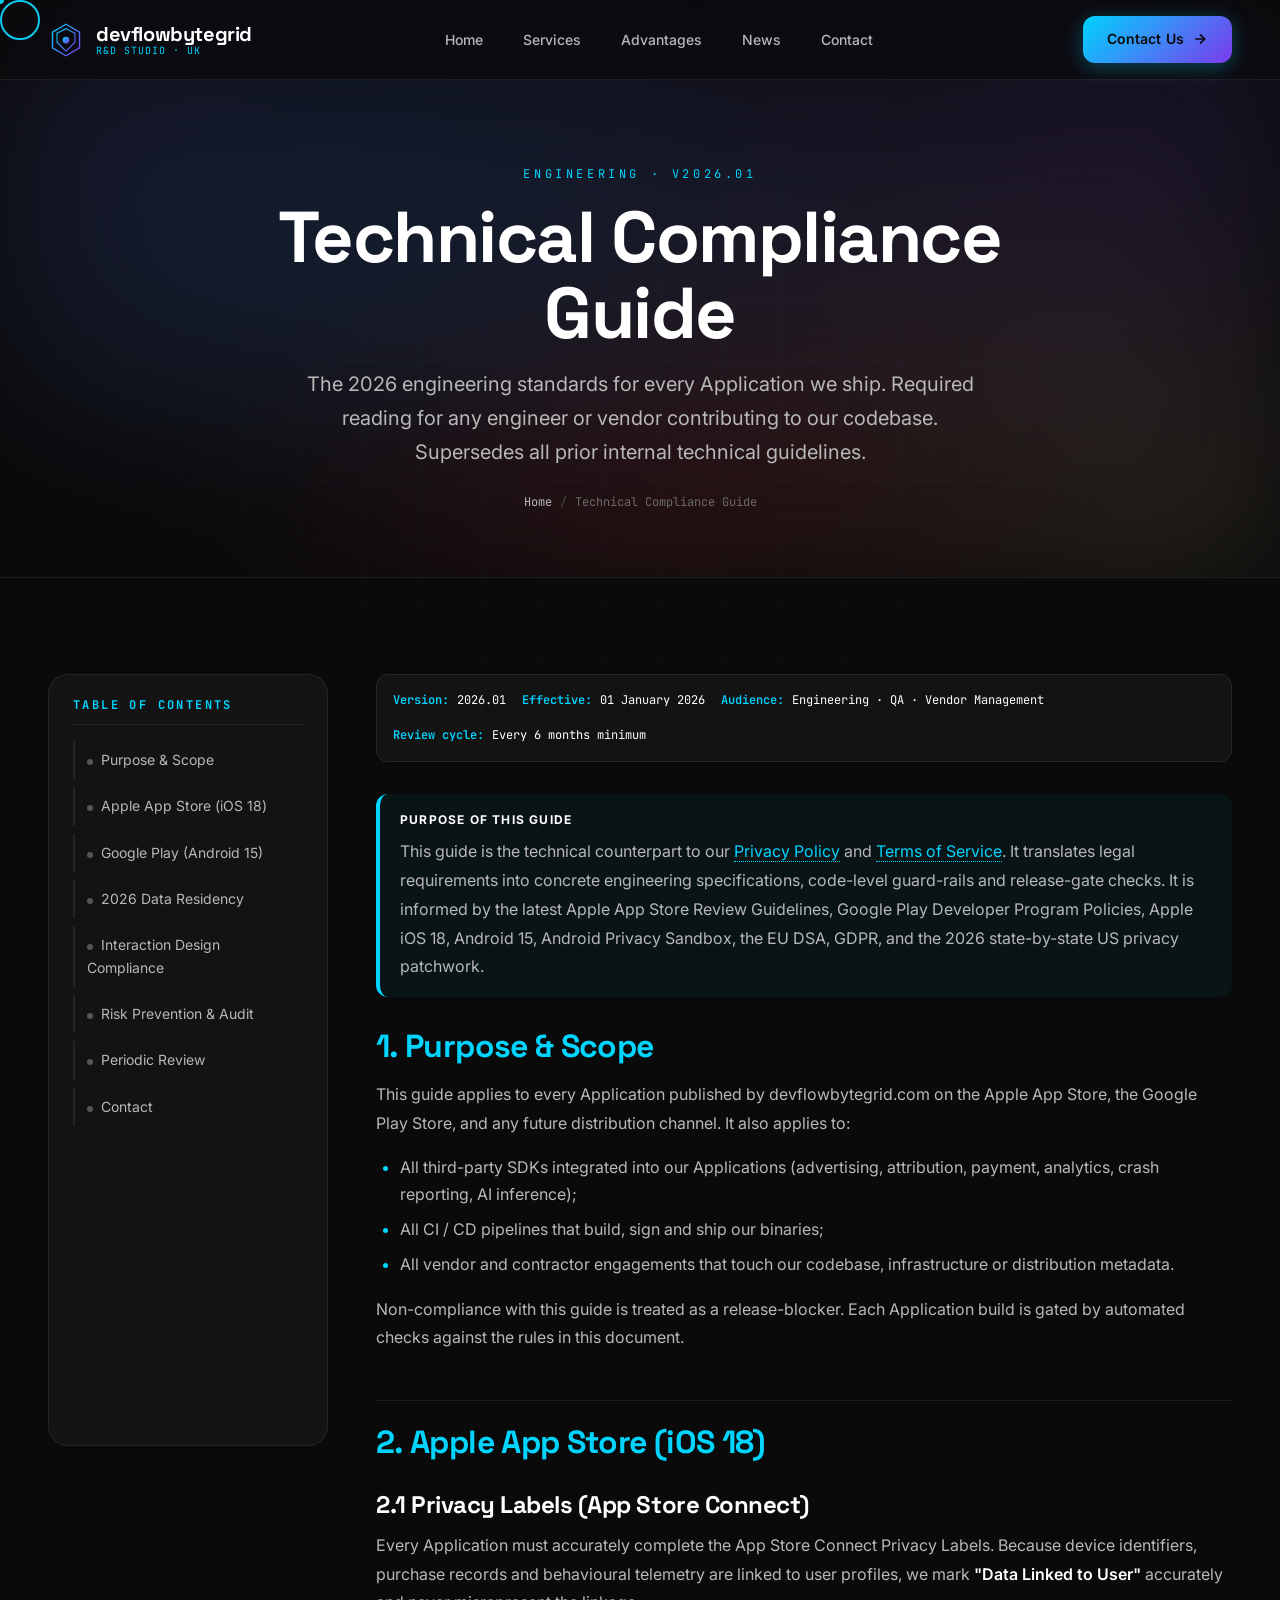
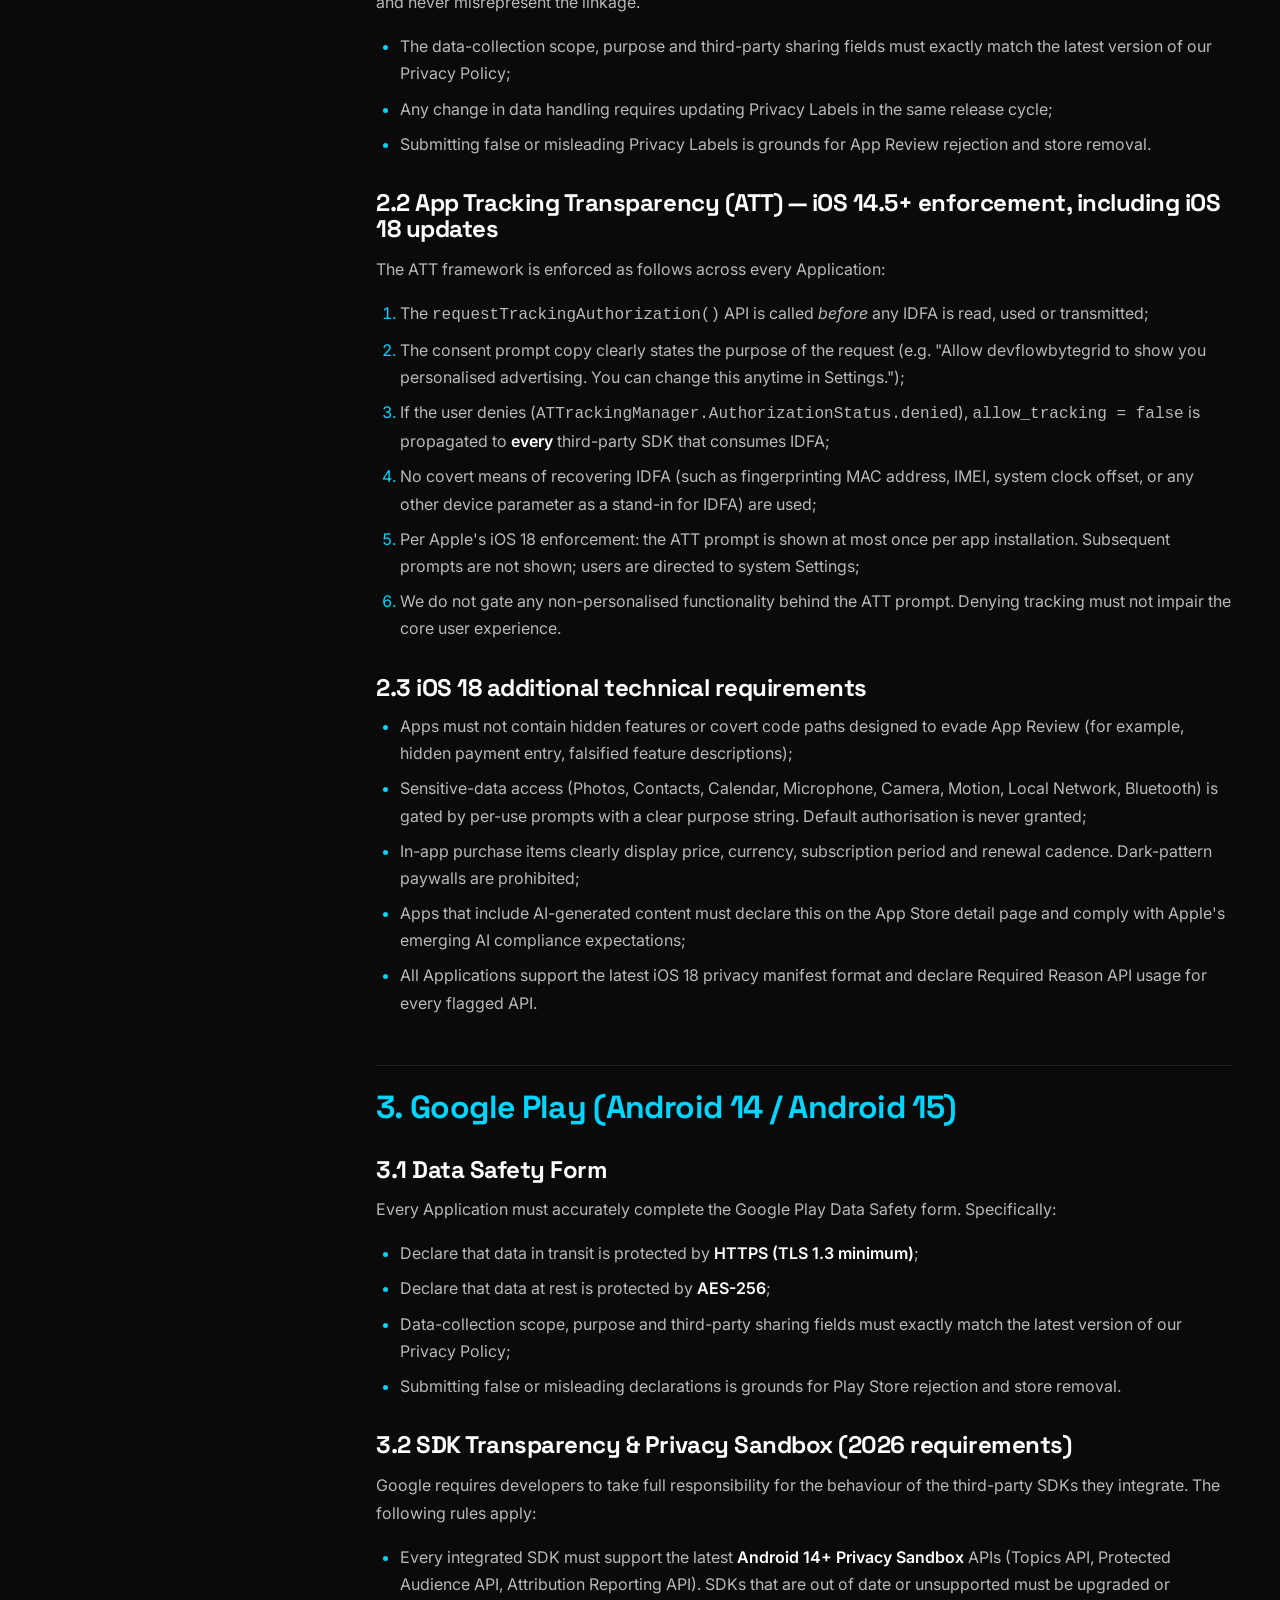
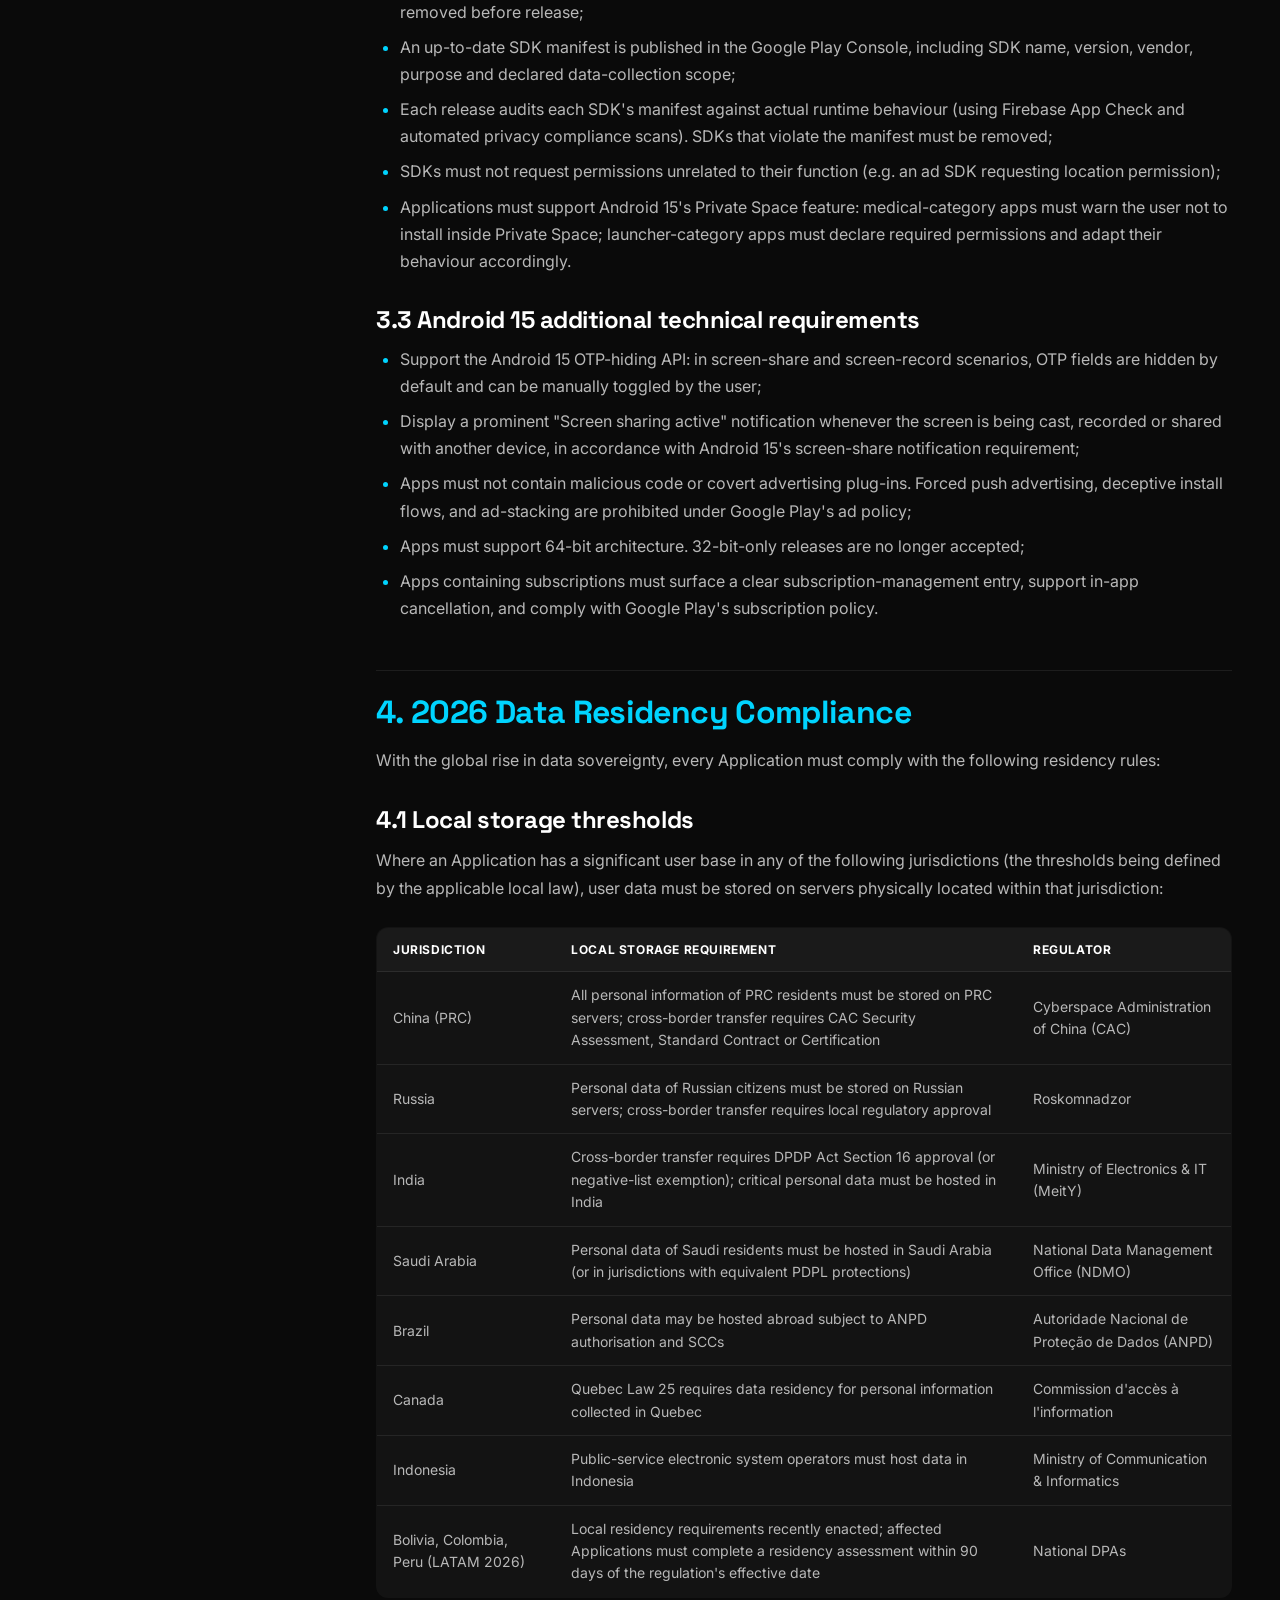
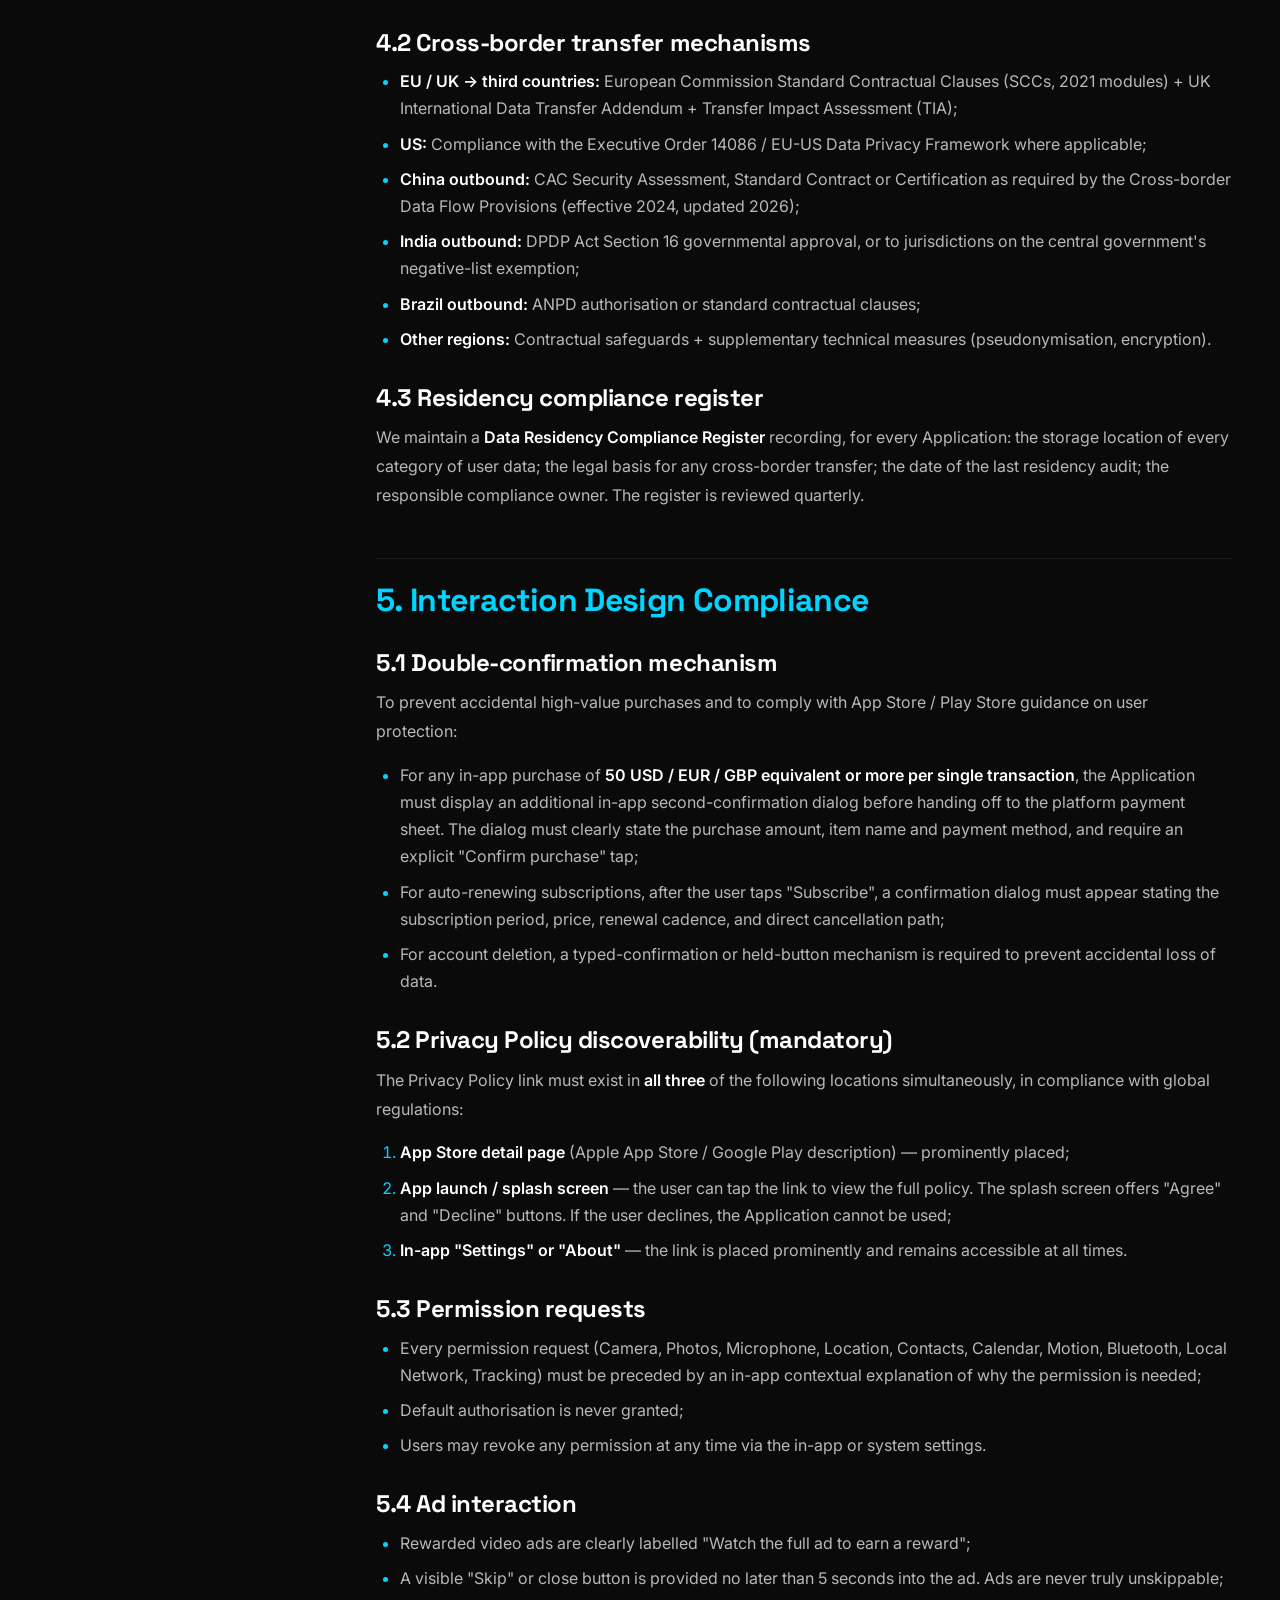
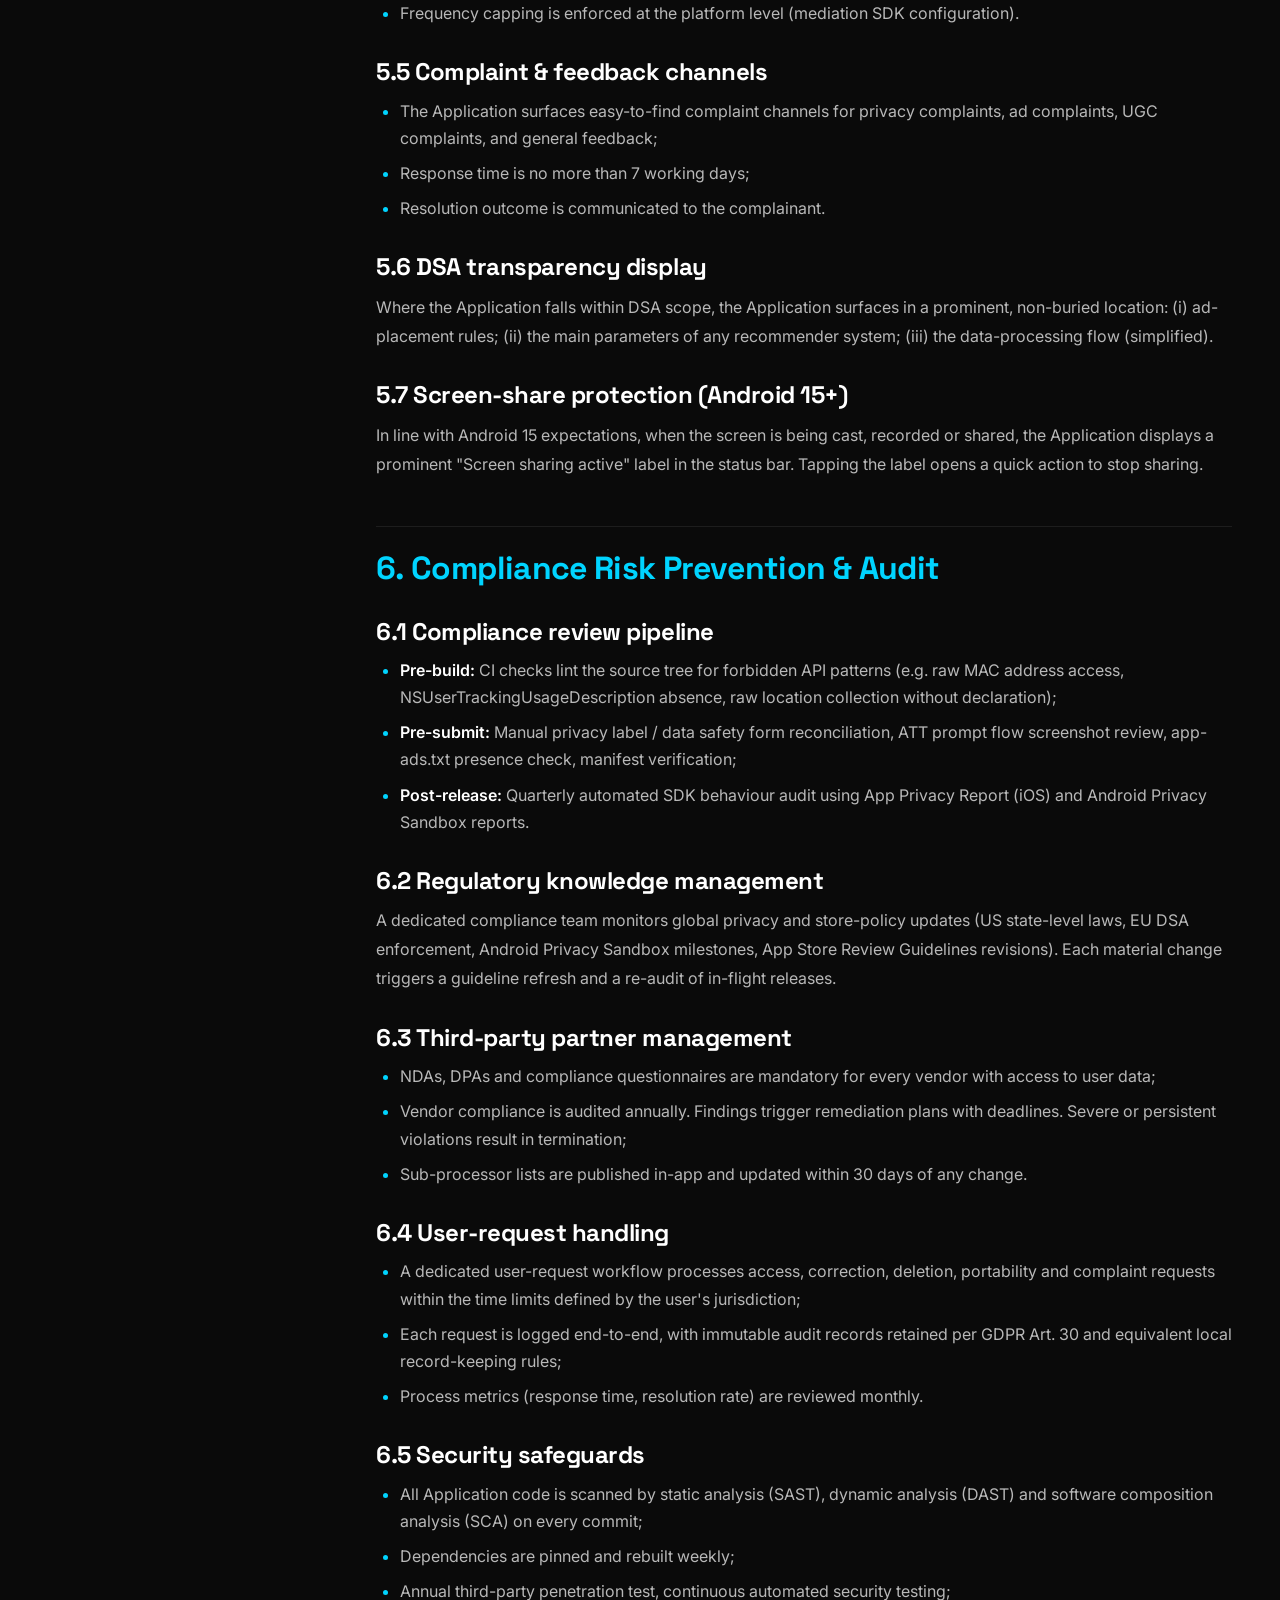
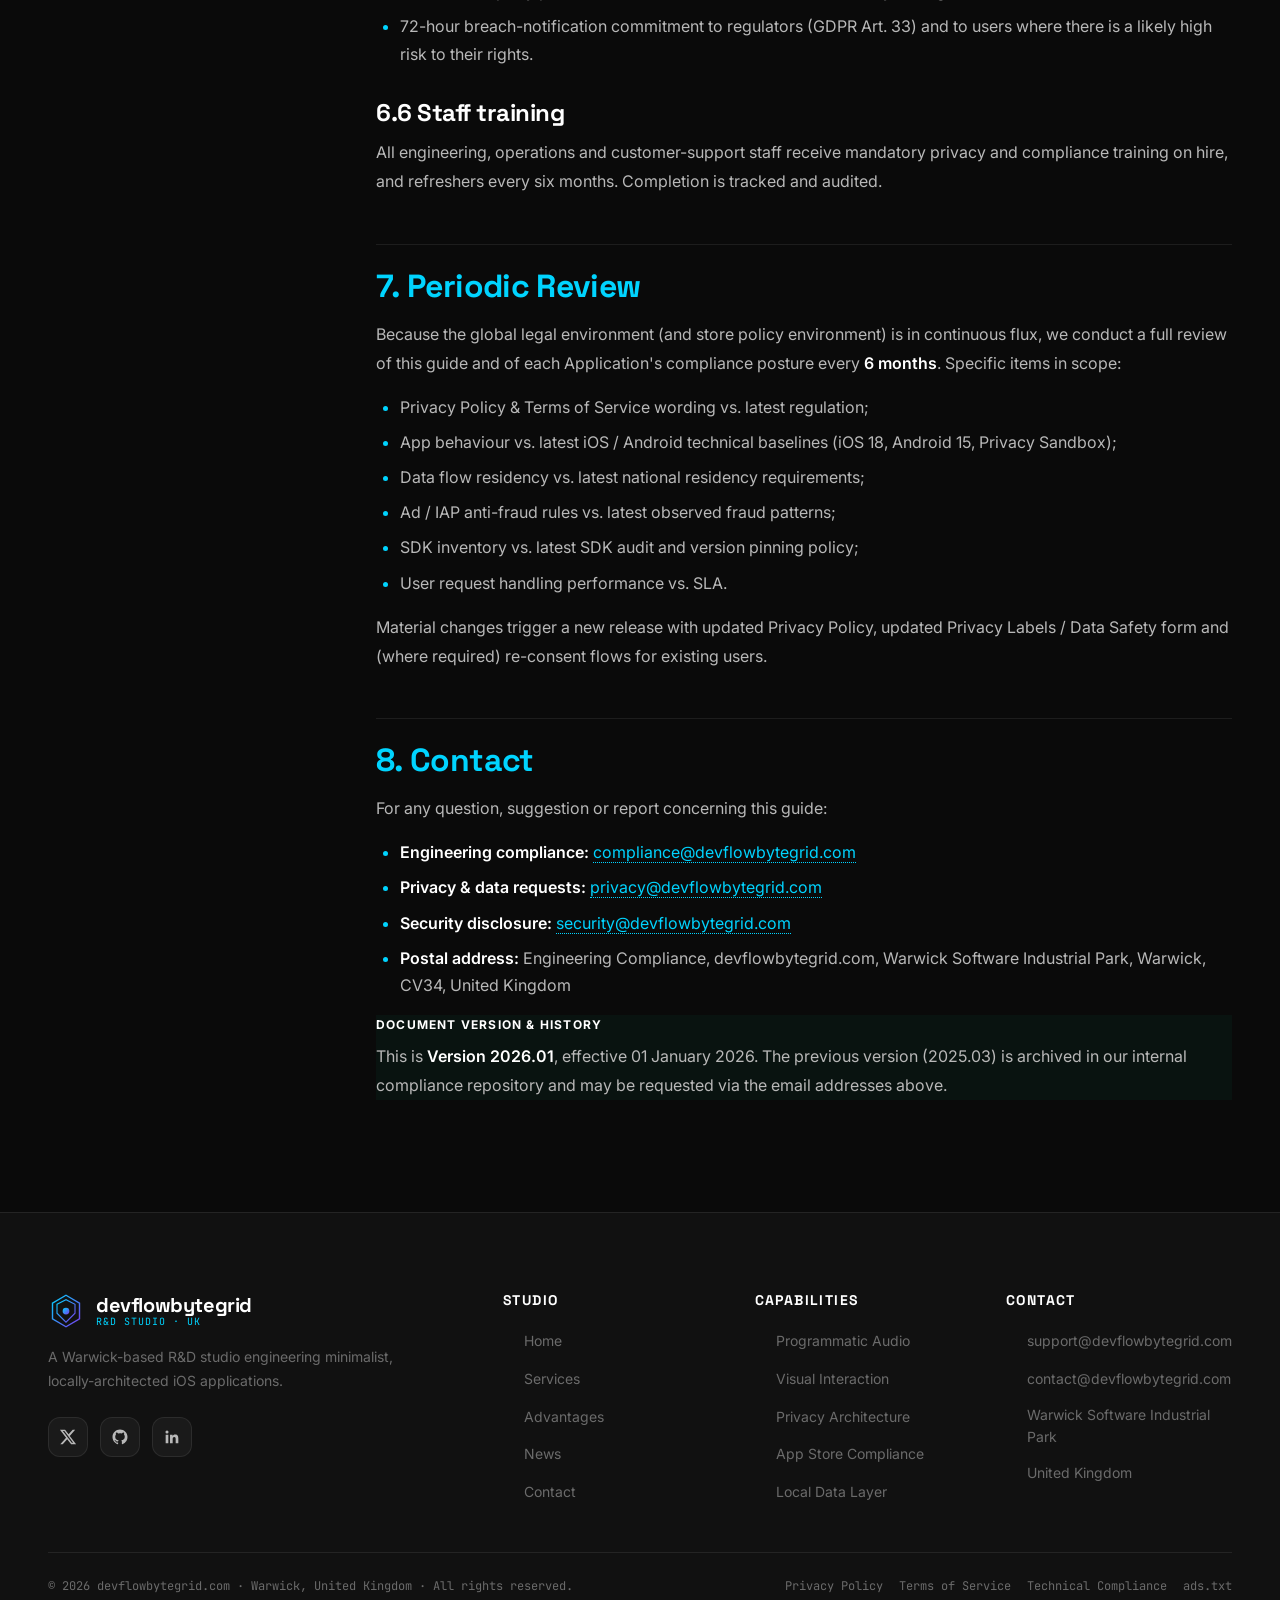
<file: technical-compliance.html>
<!DOCTYPE html>
<html lang="en">
<head>
    <meta charset="UTF-8">
    <meta name="viewport" content="width=device-width, initial-scale=1.0">
    <title>Technical Compliance Guide · devflowbytegrid.com — 2026 Engineering Standards</title>
    <meta name="description" content="The 2026 Technical Compliance Guide of devflowbytegrid.com. Required reading for engineering teams: iOS 18 ATT enforcement, Android 15 Privacy Sandbox, Apple App Store privacy labels, Google Play data safety form, SDK transparency, data residency, and interaction design compliance.">
    <meta name="keywords" content="technical compliance, ATT, App Tracking Transparency, Privacy Sandbox, Android 15, iOS 18, App Store, Google Play, data safety form, privacy labels, SDK, devflowbytegrid, GDPR, DSA">
    <meta name="robots" content="index, follow">
    <link rel="canonical" href="https://devflowbytegrid.com/technical-compliance.html">
    <link rel="icon" type="image/svg+xml" href="data:image/svg+xml,%3Csvg xmlns='http://www.w3.org/2000/svg' viewBox='0 0 64 64'%3E%3Cdefs%3E%3ClinearGradient id='g' x1='0%25' y1='0%25' x2='100%25' y2='100%25'%3E%3Cstop offset='0%25' stop-color='%2300d4ff'/%3E%3Cstop offset='100%25' stop-color='%237c3aed'/%3E%3C/linearGradient%3E%3C/defs%3E%3Cpath d='M32 4 L56 18 L56 46 L32 60 L8 46 L8 18 Z' stroke='url(%23g)' stroke-width='2' fill='none'/%3E%3Ccircle cx='32' cy='32' r='6' fill='url(%23g)'/%3E%3C/svg%3E">
    <link rel="preconnect" href="https://fonts.googleapis.com">
    <link rel="preconnect" href="https://fonts.gstatic.com" crossorigin>
    <link href="https://fonts.googleapis.com/css2?family=Inter:wght@400;500;600;700;800&family=Space+Grotesk:wght@500;600;700;800&family=JetBrains+Mono:wght@400;500;600&display=swap" rel="stylesheet">
    <link rel="stylesheet" href="css/style.css">
    <link rel="stylesheet" href="css/animations.css">
    <link rel="stylesheet" href="css/responsive.css">
    <link rel="stylesheet" href="css/pages.css">
    <meta property="og:title" content="Technical Compliance Guide · devflowbytegrid.com">
    <meta property="og:description" content="2026 engineering standards and technical compliance guidance for our iOS and Android Applications.">
    <meta property="og:type" content="article">
    <meta property="og:url" content="https://devflowbytegrid.com/technical-compliance.html">
</head>
<body>
    <div class="preloader"><div class="preloader-content"><div class="preloader-logo"><svg viewBox="0 0 64 64" fill="none" width="80" height="80"><defs><linearGradient id="pg" x1="0%" y1="0%" x2="100%" y2="100%"><stop offset="0%" stop-color="#00d4ff"/><stop offset="100%" stop-color="#7c3aed"/></linearGradient></defs><path d="M32 4 L56 18 L56 46 L32 60 L8 46 L8 18 Z" stroke="url(#pg)" stroke-width="2" fill="none"/><circle cx="32" cy="32" r="6" fill="url(#pg)"/></svg><div class="preloader-spinner"></div></div><div class="preloader-text">Initialising</div></div></div>

    <header class="site-header">
        <div class="nav-container">
            <a href="index.html" class="logo">
                <svg viewBox="0 0 64 64" fill="none"><defs><linearGradient id="h" x1="0%" y1="0%" x2="100%" y2="100%"><stop offset="0%" stop-color="#00d4ff"/><stop offset="100%" stop-color="#7c3aed"/></linearGradient></defs><path d="M32 4 L56 18 L56 46 L32 60 L8 46 L8 18 Z" stroke="url(#h)" stroke-width="2.5" fill="none"/><path d="M16 20 L32 12 L48 20 L48 36 L32 52 L16 36 Z" stroke="url(#h)" stroke-width="2" fill="none"/><circle cx="32" cy="32" r="6" fill="url(#h)"/></svg>
                <div class="logo-text"><span>devflowbytegrid</span><small>R&D STUDIO · UK</small></div>
            </a>
            <nav><ul class="nav-menu">
                <li><a href="index.html" class="nav-link">Home</a></li>
                <li><a href="services.html" class="nav-link">Services</a></li>
                <li><a href="advantages.html" class="nav-link">Advantages</a></li>
                <li><a href="news.html" class="nav-link">News</a></li>
                <li><a href="contact.html" class="nav-link">Contact</a></li>
            </ul></nav>
            <div class="nav-cta">
                <a href="contact.html" class="btn btn-primary magnetic">Contact Us <svg class="btn-icon" viewBox="0 0 24 24" fill="none" stroke="currentColor" stroke-width="2.5"><line x1="5" y1="12" x2="19" y2="12"/><polyline points="12 5 19 12 12 19"/></svg></a>
                <button class="mobile-toggle" aria-label="Open menu"><svg viewBox="0 0 24 24" fill="none" stroke="currentColor" stroke-width="2"><line x1="3" y1="6" x2="21" y2="6"/><line x1="3" y1="12" x2="21" y2="12"/><line x1="3" y1="18" x2="21" y2="18"/></svg></button>
            </div>
        </div>
    </header>

    <main>
        <section class="page-hero">
            <div class="page-hero-bg"></div>
            <div class="container">
                <div class="page-hero-content">
                    <div class="page-hero-eyebrow">ENGINEERING · v2026.01</div>
                    <h1 class="page-hero-title">Technical Compliance Guide</h1>
                    <p class="page-hero-subtitle">The 2026 engineering standards for every Application we ship. Required reading for any engineer or vendor contributing to our codebase. Supersedes all prior internal technical guidelines.</p>
                    <nav class="breadcrumb"><a href="index.html">Home</a><span class="breadcrumb-separator">/</span><span>Technical Compliance Guide</span></nav>
                </div>
            </div>
        </section>

        <section style="padding: var(--space-12) 0;">
            <div class="container">
                <div class="legal-layout">
                    <aside class="legal-toc">
                        <h3 class="legal-toc-title">Table of Contents</h3>
                        <ul class="legal-toc-list">
                            <li><a href="#preamble">Purpose & Scope</a></li>
                            <li><a href="#apple">Apple App Store (iOS 18)</a></li>
                            <li><a href="#google">Google Play (Android 15)</a></li>
                            <li><a href="#residency">2026 Data Residency</a></li>
                            <li><a href="#interaction">Interaction Design Compliance</a></li>
                            <li><a href="#risk">Risk Prevention & Audit</a></li>
                            <li><a href="#review">Periodic Review</a></li>
                            <li><a href="#contact">Contact</a></li>
                        </ul>
                    </aside>

                    <article class="legal-doc">
                        <div class="legal-meta">
                            <div class="legal-meta-item"><strong>Version:</strong> 2026.01</div>
                            <div class="legal-meta-item"><strong>Effective:</strong> 01 January 2026</div>
                            <div class="legal-meta-item"><strong>Audience:</strong> Engineering · QA · Vendor Management</div>
                            <div class="legal-meta-item"><strong>Review cycle:</strong> Every 6 months minimum</div>
                        </div>

                        <div class="callout">
                            <div class="callout-title">Purpose of this guide</div>
                            <p>This guide is the technical counterpart to our <a href="privacy-policy.html">Privacy Policy</a> and <a href="terms-of-service.html">Terms of Service</a>. It translates legal requirements into concrete engineering specifications, code-level guard-rails and release-gate checks. It is informed by the latest Apple App Store Review Guidelines, Google Play Developer Program Policies, Apple iOS 18, Android 15, Android Privacy Sandbox, the EU DSA, GDPR, and the 2026 state-by-state US privacy patchwork.</p>
                        </div>

                        <h2 id="preamble">1. Purpose & Scope</h2>
                        <p>This guide applies to every Application published by devflowbytegrid.com on the Apple App Store, the Google Play Store, and any future distribution channel. It also applies to:</p>
                        <ul>
                            <li>All third-party SDKs integrated into our Applications (advertising, attribution, payment, analytics, crash reporting, AI inference);</li>
                            <li>All CI / CD pipelines that build, sign and ship our binaries;</li>
                            <li>All vendor and contractor engagements that touch our codebase, infrastructure or distribution metadata.</li>
                        </ul>
                        <p>Non-compliance with this guide is treated as a release-blocker. Each Application build is gated by automated checks against the rules in this document.</p>

                        <h2 id="apple">2. Apple App Store (iOS 18)</h2>

                        <h3>2.1 Privacy Labels (App Store Connect)</h3>
                        <p>Every Application must accurately complete the App Store Connect Privacy Labels. Because device identifiers, purchase records and behavioural telemetry are linked to user profiles, we mark <strong>"Data Linked to User"</strong> accurately and never misrepresent the linkage.</p>
                        <ul>
                            <li>The data-collection scope, purpose and third-party sharing fields must exactly match the latest version of our Privacy Policy;</li>
                            <li>Any change in data handling requires updating Privacy Labels in the same release cycle;</li>
                            <li>Submitting false or misleading Privacy Labels is grounds for App Review rejection and store removal.</li>
                        </ul>

                        <h3>2.2 App Tracking Transparency (ATT) — iOS 14.5+ enforcement, including iOS 18 updates</h3>
                        <p>The ATT framework is enforced as follows across every Application:</p>
                        <ol>
                            <li>The <code>requestTrackingAuthorization()</code> API is called <em>before</em> any IDFA is read, used or transmitted;</li>
                            <li>The consent prompt copy clearly states the purpose of the request (e.g. "Allow devflowbytegrid to show you personalised advertising. You can change this anytime in Settings.");</li>
                            <li>If the user denies (<code>ATTrackingManager.AuthorizationStatus.denied</code>), <code>allow_tracking = false</code> is propagated to <strong>every</strong> third-party SDK that consumes IDFA;</li>
                            <li>No covert means of recovering IDFA (such as fingerprinting MAC address, IMEI, system clock offset, or any other device parameter as a stand-in for IDFA) are used;</li>
                            <li>Per Apple's iOS 18 enforcement: the ATT prompt is shown at most once per app installation. Subsequent prompts are not shown; users are directed to system Settings;</li>
                            <li>We do not gate any non-personalised functionality behind the ATT prompt. Denying tracking must not impair the core user experience.</li>
                        </ol>

                        <h3>2.3 iOS 18 additional technical requirements</h3>
                        <ul>
                            <li>Apps must not contain hidden features or covert code paths designed to evade App Review (for example, hidden payment entry, falsified feature descriptions);</li>
                            <li>Sensitive-data access (Photos, Contacts, Calendar, Microphone, Camera, Motion, Local Network, Bluetooth) is gated by per-use prompts with a clear purpose string. Default authorisation is never granted;</li>
                            <li>In-app purchase items clearly display price, currency, subscription period and renewal cadence. Dark-pattern paywalls are prohibited;</li>
                            <li>Apps that include AI-generated content must declare this on the App Store detail page and comply with Apple's emerging AI compliance expectations;</li>
                            <li>All Applications support the latest iOS 18 privacy manifest format and declare Required Reason API usage for every flagged API.</li>
                        </ul>

                        <h2 id="google">3. Google Play (Android 14 / Android 15)</h2>

                        <h3>3.1 Data Safety Form</h3>
                        <p>Every Application must accurately complete the Google Play Data Safety form. Specifically:</p>
                        <ul>
                            <li>Declare that data in transit is protected by <strong>HTTPS (TLS 1.3 minimum)</strong>;</li>
                            <li>Declare that data at rest is protected by <strong>AES-256</strong>;</li>
                            <li>Data-collection scope, purpose and third-party sharing fields must exactly match the latest version of our Privacy Policy;</li>
                            <li>Submitting false or misleading declarations is grounds for Play Store rejection and store removal.</li>
                        </ul>

                        <h3>3.2 SDK Transparency & Privacy Sandbox (2026 requirements)</h3>
                        <p>Google requires developers to take full responsibility for the behaviour of the third-party SDKs they integrate. The following rules apply:</p>
                        <ul>
                            <li>Every integrated SDK must support the latest <strong>Android 14+ Privacy Sandbox</strong> APIs (Topics API, Protected Audience API, Attribution Reporting API). SDKs that are out of date or unsupported must be upgraded or removed before release;</li>
                            <li>An up-to-date SDK manifest is published in the Google Play Console, including SDK name, version, vendor, purpose and declared data-collection scope;</li>
                            <li>Each release audits each SDK's manifest against actual runtime behaviour (using Firebase App Check and automated privacy compliance scans). SDKs that violate the manifest must be removed;</li>
                            <li>SDKs must not request permissions unrelated to their function (e.g. an ad SDK requesting location permission);</li>
                            <li>Applications must support Android 15's Private Space feature: medical-category apps must warn the user not to install inside Private Space; launcher-category apps must declare required permissions and adapt their behaviour accordingly.</li>
                        </ul>

                        <h3>3.3 Android 15 additional technical requirements</h3>
                        <ul>
                            <li>Support the Android 15 OTP-hiding API: in screen-share and screen-record scenarios, OTP fields are hidden by default and can be manually toggled by the user;</li>
                            <li>Display a prominent "Screen sharing active" notification whenever the screen is being cast, recorded or shared with another device, in accordance with Android 15's screen-share notification requirement;</li>
                            <li>Apps must not contain malicious code or covert advertising plug-ins. Forced push advertising, deceptive install flows, and ad-stacking are prohibited under Google Play's ad policy;</li>
                            <li>Apps must support 64-bit architecture. 32-bit-only releases are no longer accepted;</li>
                            <li>Apps containing subscriptions must surface a clear subscription-management entry, support in-app cancellation, and comply with Google Play's subscription policy.</li>
                        </ul>

                        <h2 id="residency">4. 2026 Data Residency Compliance</h2>
                        <p>With the global rise in data sovereignty, every Application must comply with the following residency rules:</p>

                        <h3>4.1 Local storage thresholds</h3>
                        <p>Where an Application has a significant user base in any of the following jurisdictions (the thresholds being defined by the applicable local law), user data must be stored on servers physically located within that jurisdiction:</p>
                        <table class="data-table">
                            <thead><tr><th>Jurisdiction</th><th>Local storage requirement</th><th>Regulator</th></tr></thead>
                            <tbody>
                                <tr><td>China (PRC)</td><td>All personal information of PRC residents must be stored on PRC servers; cross-border transfer requires CAC Security Assessment, Standard Contract or Certification</td><td>Cyberspace Administration of China (CAC)</td></tr>
                                <tr><td>Russia</td><td>Personal data of Russian citizens must be stored on Russian servers; cross-border transfer requires local regulatory approval</td><td>Roskomnadzor</td></tr>
                                <tr><td>India</td><td>Cross-border transfer requires DPDP Act Section 16 approval (or negative-list exemption); critical personal data must be hosted in India</td><td>Ministry of Electronics & IT (MeitY)</td></tr>
                                <tr><td>Saudi Arabia</td><td>Personal data of Saudi residents must be hosted in Saudi Arabia (or in jurisdictions with equivalent PDPL protections)</td><td>National Data Management Office (NDMO)</td></tr>
                                <tr><td>Brazil</td><td>Personal data may be hosted abroad subject to ANPD authorisation and SCCs</td><td>Autoridade Nacional de Proteção de Dados (ANPD)</td></tr>
                                <tr><td>Canada</td><td>Quebec Law 25 requires data residency for personal information collected in Quebec</td><td>Commission d'accès à l'information</td></tr>
                                <tr><td>Indonesia</td><td>Public-service electronic system operators must host data in Indonesia</td><td>Ministry of Communication & Informatics</td></tr>
                                <tr><td>Bolivia, Colombia, Peru (LATAM 2026)</td><td>Local residency requirements recently enacted; affected Applications must complete a residency assessment within 90 days of the regulation's effective date</td><td>National DPAs</td></tr>
                            </tbody>
                        </table>

                        <h3>4.2 Cross-border transfer mechanisms</h3>
                        <ul>
                            <li><strong>EU / UK → third countries:</strong> European Commission Standard Contractual Clauses (SCCs, 2021 modules) + UK International Data Transfer Addendum + Transfer Impact Assessment (TIA);</li>
                            <li><strong>US:</strong> Compliance with the Executive Order 14086 / EU-US Data Privacy Framework where applicable;</li>
                            <li><strong>China outbound:</strong> CAC Security Assessment, Standard Contract or Certification as required by the Cross-border Data Flow Provisions (effective 2024, updated 2026);</li>
                            <li><strong>India outbound:</strong> DPDP Act Section 16 governmental approval, or to jurisdictions on the central government's negative-list exemption;</li>
                                <li><strong>Brazil outbound:</strong> ANPD authorisation or standard contractual clauses;</li>
                            <li><strong>Other regions:</strong> Contractual safeguards + supplementary technical measures (pseudonymisation, encryption).</li>
                        </ul>

                        <h3>4.3 Residency compliance register</h3>
                        <p>We maintain a <strong>Data Residency Compliance Register</strong> recording, for every Application: the storage location of every category of user data; the legal basis for any cross-border transfer; the date of the last residency audit; the responsible compliance owner. The register is reviewed quarterly.</p>

                        <h2 id="interaction">5. Interaction Design Compliance</h2>

                        <h3>5.1 Double-confirmation mechanism</h3>
                        <p>To prevent accidental high-value purchases and to comply with App Store / Play Store guidance on user protection:</p>
                        <ul>
                            <li>For any in-app purchase of <strong>50 USD / EUR / GBP equivalent or more per single transaction</strong>, the Application must display an additional in-app second-confirmation dialog before handing off to the platform payment sheet. The dialog must clearly state the purchase amount, item name and payment method, and require an explicit "Confirm purchase" tap;</li>
                            <li>For auto-renewing subscriptions, after the user taps "Subscribe", a confirmation dialog must appear stating the subscription period, price, renewal cadence, and direct cancellation path;</li>
                            <li>For account deletion, a typed-confirmation or held-button mechanism is required to prevent accidental loss of data.</li>
                        </ul>

                        <h3>5.2 Privacy Policy discoverability (mandatory)</h3>
                        <p>The Privacy Policy link must exist in <strong>all three</strong> of the following locations simultaneously, in compliance with global regulations:</p>
                        <ol>
                            <li><strong>App Store detail page</strong> (Apple App Store / Google Play description) — prominently placed;</li>
                            <li><strong>App launch / splash screen</strong> — the user can tap the link to view the full policy. The splash screen offers "Agree" and "Decline" buttons. If the user declines, the Application cannot be used;</li>
                            <li><strong>In-app "Settings" or "About"</strong> — the link is placed prominently and remains accessible at all times.</li>
                        </ol>

                        <h3>5.3 Permission requests</h3>
                        <ul>
                            <li>Every permission request (Camera, Photos, Microphone, Location, Contacts, Calendar, Motion, Bluetooth, Local Network, Tracking) must be preceded by an in-app contextual explanation of why the permission is needed;</li>
                            <li>Default authorisation is never granted;</li>
                            <li>Users may revoke any permission at any time via the in-app or system settings.</li>
                        </ul>

                        <h3>5.4 Ad interaction</h3>
                        <ul>
                            <li>Rewarded video ads are clearly labelled "Watch the full ad to earn a reward";</li>
                            <li>A visible "Skip" or close button is provided no later than 5 seconds into the ad. Ads are never truly unskippable;</li>
                            <li>Frequency capping is enforced at the platform level (mediation SDK configuration).</li>
                        </ul>

                        <h3>5.5 Complaint & feedback channels</h3>
                        <ul>
                            <li>The Application surfaces easy-to-find complaint channels for privacy complaints, ad complaints, UGC complaints, and general feedback;</li>
                            <li>Response time is no more than 7 working days;</li>
                            <li>Resolution outcome is communicated to the complainant.</li>
                        </ul>

                        <h3>5.6 DSA transparency display</h3>
                        <p>Where the Application falls within DSA scope, the Application surfaces in a prominent, non-buried location: (i) ad-placement rules; (ii) the main parameters of any recommender system; (iii) the data-processing flow (simplified).</p>

                        <h3>5.7 Screen-share protection (Android 15+)</h3>
                        <p>In line with Android 15 expectations, when the screen is being cast, recorded or shared, the Application displays a prominent "Screen sharing active" label in the status bar. Tapping the label opens a quick action to stop sharing.</p>

                        <h2 id="risk">6. Compliance Risk Prevention & Audit</h2>

                        <h3>6.1 Compliance review pipeline</h3>
                        <ul>
                            <li><strong>Pre-build:</strong> CI checks lint the source tree for forbidden API patterns (e.g. raw MAC address access, NSUserTrackingUsageDescription absence, raw location collection without declaration);</li>
                            <li><strong>Pre-submit:</strong> Manual privacy label / data safety form reconciliation, ATT prompt flow screenshot review, app-ads.txt presence check, manifest verification;</li>
                            <li><strong>Post-release:</strong> Quarterly automated SDK behaviour audit using App Privacy Report (iOS) and Android Privacy Sandbox reports.</li>
                        </ul>

                        <h3>6.2 Regulatory knowledge management</h3>
                        <p>A dedicated compliance team monitors global privacy and store-policy updates (US state-level laws, EU DSA enforcement, Android Privacy Sandbox milestones, App Store Review Guidelines revisions). Each material change triggers a guideline refresh and a re-audit of in-flight releases.</p>

                        <h3>6.3 Third-party partner management</h3>
                        <ul>
                            <li>NDAs, DPAs and compliance questionnaires are mandatory for every vendor with access to user data;</li>
                            <li>Vendor compliance is audited annually. Findings trigger remediation plans with deadlines. Severe or persistent violations result in termination;</li>
                            <li>Sub-processor lists are published in-app and updated within 30 days of any change.</li>
                        </ul>

                        <h3>6.4 User-request handling</h3>
                        <ul>
                            <li>A dedicated user-request workflow processes access, correction, deletion, portability and complaint requests within the time limits defined by the user's jurisdiction;</li>
                            <li>Each request is logged end-to-end, with immutable audit records retained per GDPR Art. 30 and equivalent local record-keeping rules;</li>
                            <li>Process metrics (response time, resolution rate) are reviewed monthly.</li>
                        </ul>

                        <h3>6.5 Security safeguards</h3>
                        <ul>
                            <li>All Application code is scanned by static analysis (SAST), dynamic analysis (DAST) and software composition analysis (SCA) on every commit;</li>
                            <li>Dependencies are pinned and rebuilt weekly;</li>
                            <li>Annual third-party penetration test, continuous automated security testing;</li>
                            <li>72-hour breach-notification commitment to regulators (GDPR Art. 33) and to users where there is a likely high risk to their rights.</li>
                        </ul>

                        <h3>6.6 Staff training</h3>
                        <p>All engineering, operations and customer-support staff receive mandatory privacy and compliance training on hire, and refreshers every six months. Completion is tracked and audited.</p>

                        <h2 id="review">7. Periodic Review</h2>
                        <p>Because the global legal environment (and store policy environment) is in continuous flux, we conduct a full review of this guide and of each Application's compliance posture every <strong>6 months</strong>. Specific items in scope:</p>
                        <ul>
                            <li>Privacy Policy & Terms of Service wording vs. latest regulation;</li>
                            <li>App behaviour vs. latest iOS / Android technical baselines (iOS 18, Android 15, Privacy Sandbox);</li>
                            <li>Data flow residency vs. latest national residency requirements;</li>
                            <li>Ad / IAP anti-fraud rules vs. latest observed fraud patterns;</li>
                            <li>SDK inventory vs. latest SDK audit and version pinning policy;</li>
                            <li>User request handling performance vs. SLA.</li>
                        </ul>
                        <p>Material changes trigger a new release with updated Privacy Policy, updated Privacy Labels / Data Safety form and (where required) re-consent flows for existing users.</p>

                        <h2 id="contact">8. Contact</h2>
                        <p>For any question, suggestion or report concerning this guide:</p>
                        <ul>
                            <li><strong>Engineering compliance:</strong> <a href="mailto:compliance@devflowbytegrid.com">compliance@devflowbytegrid.com</a></li>
                            <li><strong>Privacy & data requests:</strong> <a href="mailto:privacy@devflowbytegrid.com">privacy@devflowbytegrid.com</a></li>
                            <li><strong>Security disclosure:</strong> <a href="mailto:security@devflowbytegrid.com">security@devflowbytegrid.com</a></li>
                            <li><strong>Postal address:</strong> Engineering Compliance, devflowbytegrid.com, Warwick Software Industrial Park, Warwick, CV34, United Kingdom</li>
                        </ul>

                        <div class="callout-success">
                            <div class="callout-title">Document version & history</div>
                            <p>This is <strong>Version 2026.01</strong>, effective 01 January 2026. The previous version (2025.03) is archived in our internal compliance repository and may be requested via the email addresses above.</p>
                        </div>
                    </article>
                </div>
            </div>
        </section>
    </main>

    <footer class="site-footer">
        <div class="container">
            <div class="footer-grid">
                <div class="footer-brand">
                    <a href="index.html" class="logo"><svg viewBox="0 0 64 64" fill="none"><defs><linearGradient id="fg" x1="0%" y1="0%" x2="100%" y2="100%"><stop offset="0%" stop-color="#00d4ff"/><stop offset="100%" stop-color="#7c3aed"/></linearGradient></defs><path d="M32 4 L56 18 L56 46 L32 60 L8 46 L8 18 Z" stroke="url(#fg)" stroke-width="2.5" fill="none"/><path d="M16 20 L32 12 L48 20 L48 36 L32 52 L16 36 Z" stroke="url(#fg)" stroke-width="2" fill="none"/><circle cx="32" cy="32" r="6" fill="url(#fg)"/></svg><div class="logo-text"><span>devflowbytegrid</span><small>R&D STUDIO · UK</small></div></a>
                    <p>A Warwick-based R&D studio engineering minimalist, locally-architected iOS applications.</p>
                    <div class="footer-social"><a href="#" class="social-link" aria-label="Twitter"><svg viewBox="0 0 24 24" fill="currentColor"><path d="M18.244 2.25h3.308l-7.227 8.26 8.502 11.24H16.17l-5.214-6.817L4.99 21.75H1.68l7.73-8.835L1.254 2.25H8.08l4.713 6.231zm-1.161 17.52h1.833L7.084 4.126H5.117z"/></svg></a><a href="#" class="social-link" aria-label="GitHub"><svg viewBox="0 0 24 24" fill="currentColor"><path d="M12 2C6.477 2 2 6.484 2 12.017c0 4.425 2.865 8.18 6.839 9.504.5.092.682-.217.682-.483 0-.237-.008-.868-.013-1.703-2.782.605-3.369-1.343-3.369-1.343-.454-1.158-1.11-1.466-1.11-1.466-.908-.62.069-.608.069-.608 1.003.07 1.531 1.032 1.531 1.032.892 1.53 2.341 1.088 2.91.832.092-.647.35-1.088.636-1.338-2.22-.253-4.555-1.113-4.555-4.951 0-1.093.39-1.988 1.029-2.688-.103-.253-.446-1.272.098-2.65 0 0 .84-.27 2.75 1.026A9.564 9.564 0 0 1 12 6.844c.85.004 1.705.115 2.504.337 1.909-1.296 2.747-1.027 2.747-1.027.546 1.379.202 2.398.1 2.651.64.7 1.028 1.595 1.028 2.688 0 3.848-2.339 4.695-4.566 4.943.359.309.678.92.678 1.855 0 1.338-.012 2.419-.012 2.747 0 .268.18.58.688.482A10.02 10.02 0 0 0 22 12.017C22 6.484 17.522 2 12 2z"/></svg></a><a href="#" class="social-link" aria-label="LinkedIn"><svg viewBox="0 0 24 24" fill="currentColor"><path d="M20.447 20.452h-3.554v-5.569c0-1.328-.027-3.037-1.852-3.037-1.853 0-2.136 1.445-2.136 2.939v5.667H9.351V9h3.414v1.561h.046c.477-.9 1.637-1.85 3.37-1.85 3.601 0 4.267 2.37 4.267 5.455v6.286zM5.337 7.433a2.062 2.062 0 0 1-2.063-2.065 2.063 2.063 0 1 1 2.063 2.065zm1.782 13.019H3.555V9h3.564v11.452z"/></svg></a></div>
                </div>
                <div class="footer-col"><h4>Studio</h4><ul class="footer-list"><li><a href="index.html">Home</a></li><li><a href="services.html">Services</a></li><li><a href="advantages.html">Advantages</a></li><li><a href="news.html">News</a></li><li><a href="contact.html">Contact</a></li></ul></div>
                <div class="footer-col"><h4>Capabilities</h4><ul class="footer-list"><li><a href="services.html#audio">Programmatic Audio</a></li><li><a href="services.html#visual">Visual Interaction</a></li><li><a href="services.html#privacy">Privacy Architecture</a></li><li><a href="services.html#monetization">App Store Compliance</a></li><li><a href="services.html#data">Local Data Layer</a></li></ul></div>
                <div class="footer-col"><h4>Contact</h4><ul class="footer-list"><li><a href="mailto:support@devflowbytegrid.com">support@devflowbytegrid.com</a></li><li><a href="mailto:contact@devflowbytegrid.com">contact@devflowbytegrid.com</a></li><li><a href="contact.html">Warwick Software Industrial Park</a></li><li><a href="contact.html">United Kingdom</a></li></ul></div>
            </div>
            <div class="footer-bottom">
                <div class="footer-copyright">© 2026 devflowbytegrid.com · Warwick, United Kingdom · All rights reserved.</div>
                <div class="footer-legal"><a href="privacy-policy.html">Privacy Policy</a><a href="terms-of-service.html">Terms of Service</a><a href="technical-compliance.html">Technical Compliance</a><a href="app-ads.txt" rel="ads.txt">ads.txt</a></div>
            </div>
        </div>
    </footer>
    <button class="back-to-top" data-back-to-top aria-label="Back to top"><svg viewBox="0 0 24 24" fill="none" stroke="currentColor" stroke-width="2.5"><line x1="12" y1="19" x2="12" y2="5"/><polyline points="5 12 12 5 19 12"/></svg></button>
    <script src="js/main.js" defer></script>
</body>
</html>
</file>
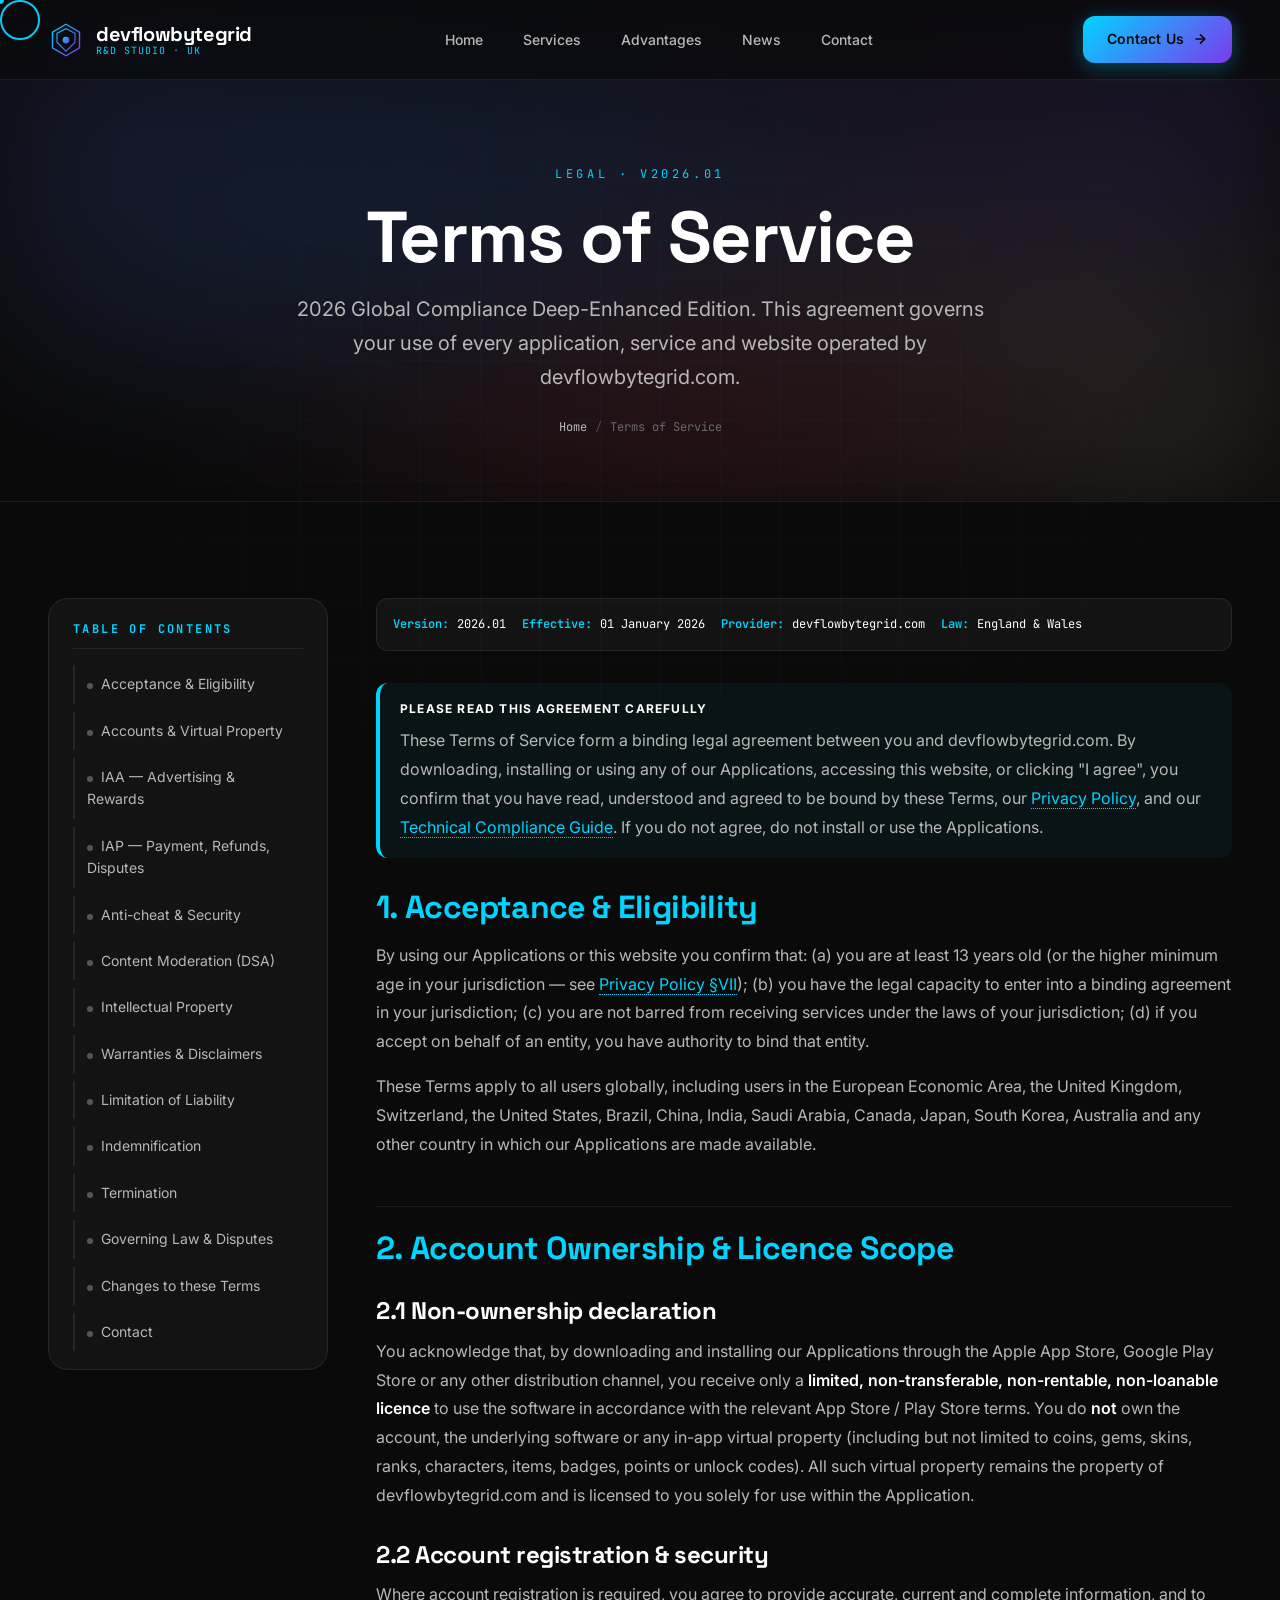
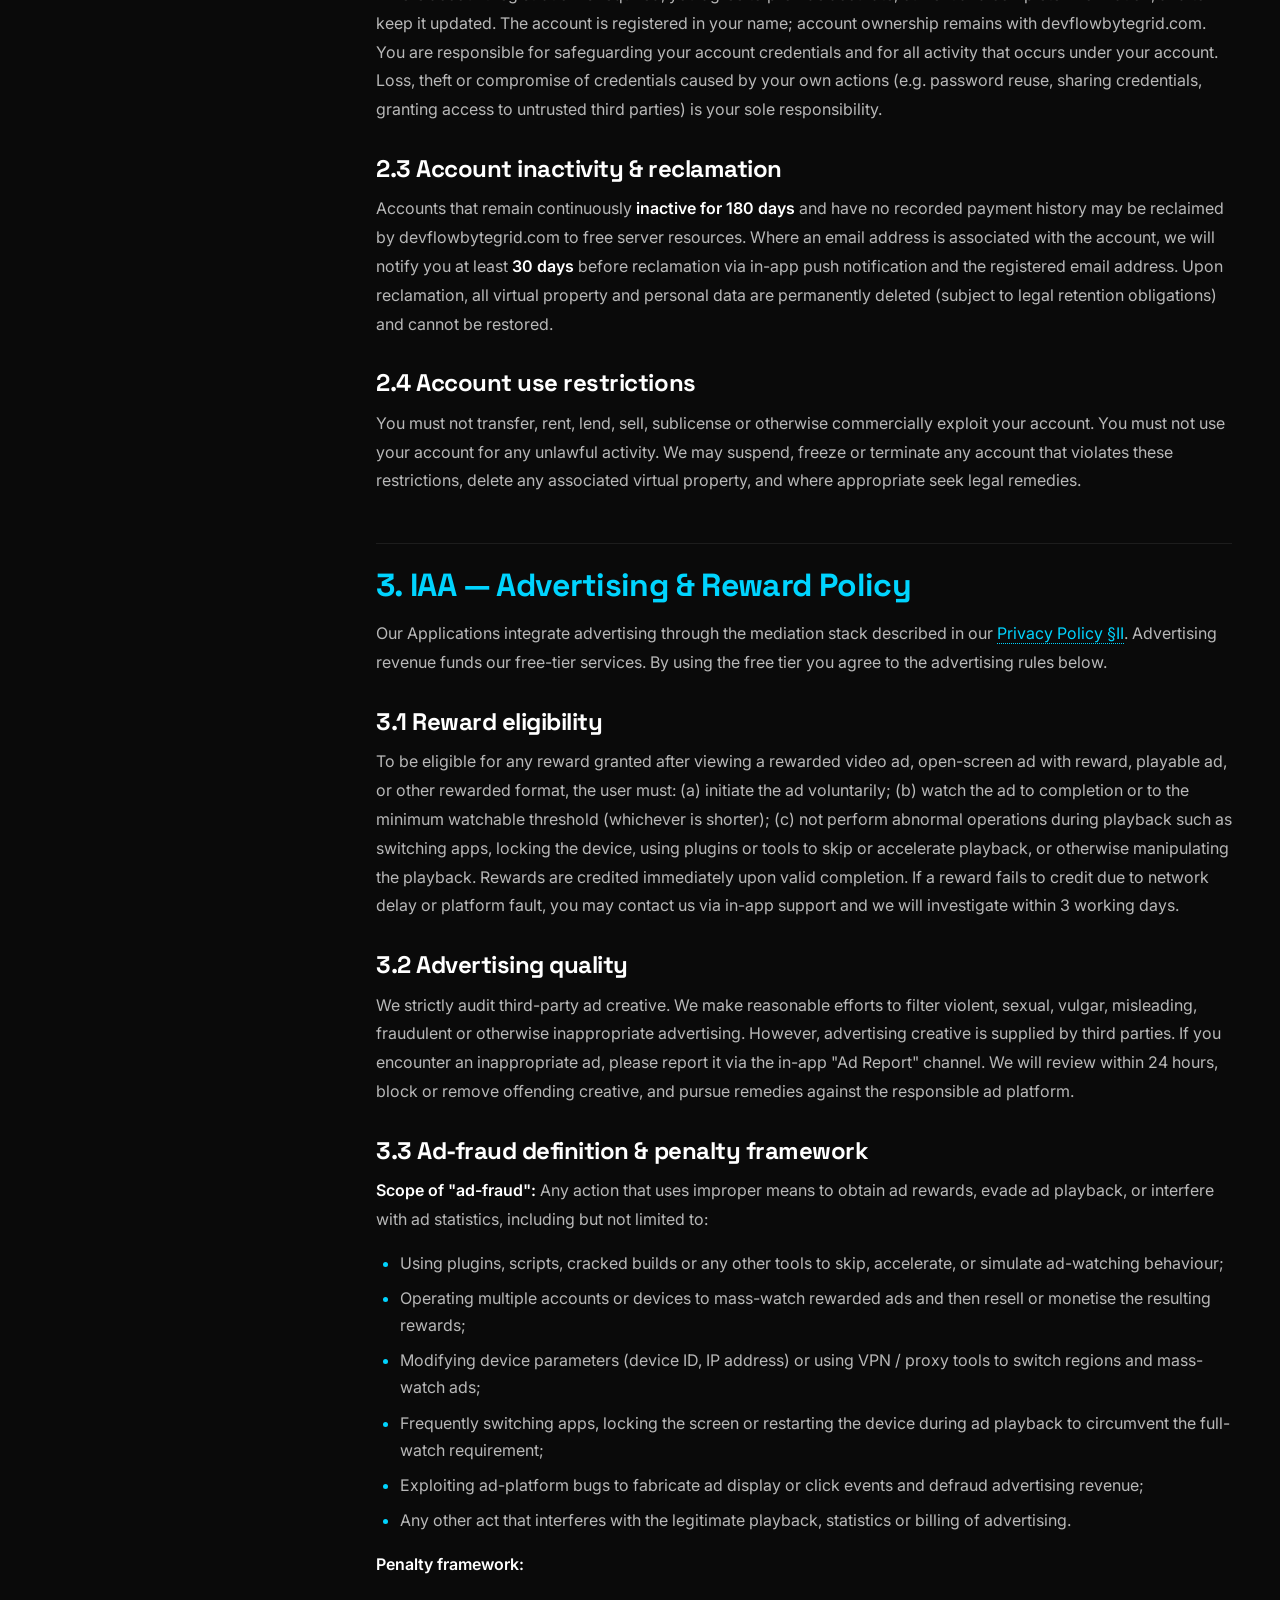
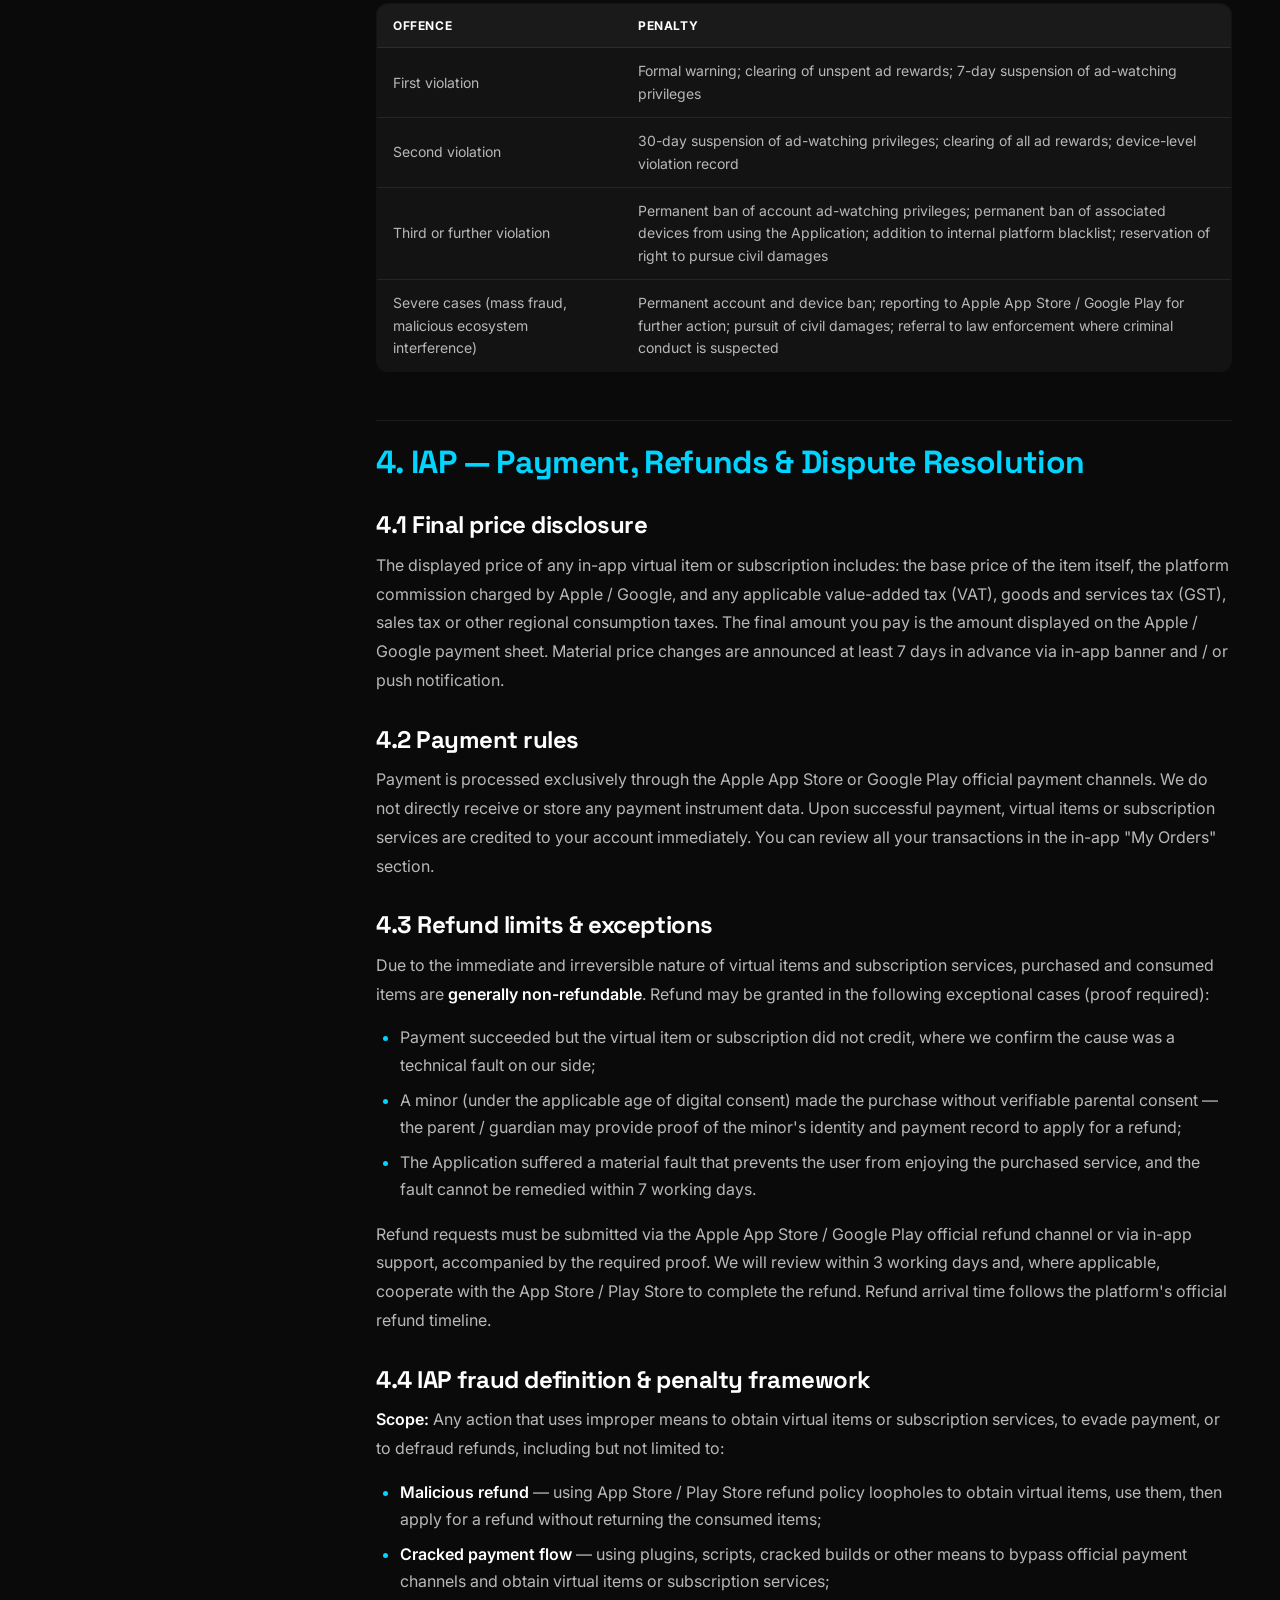
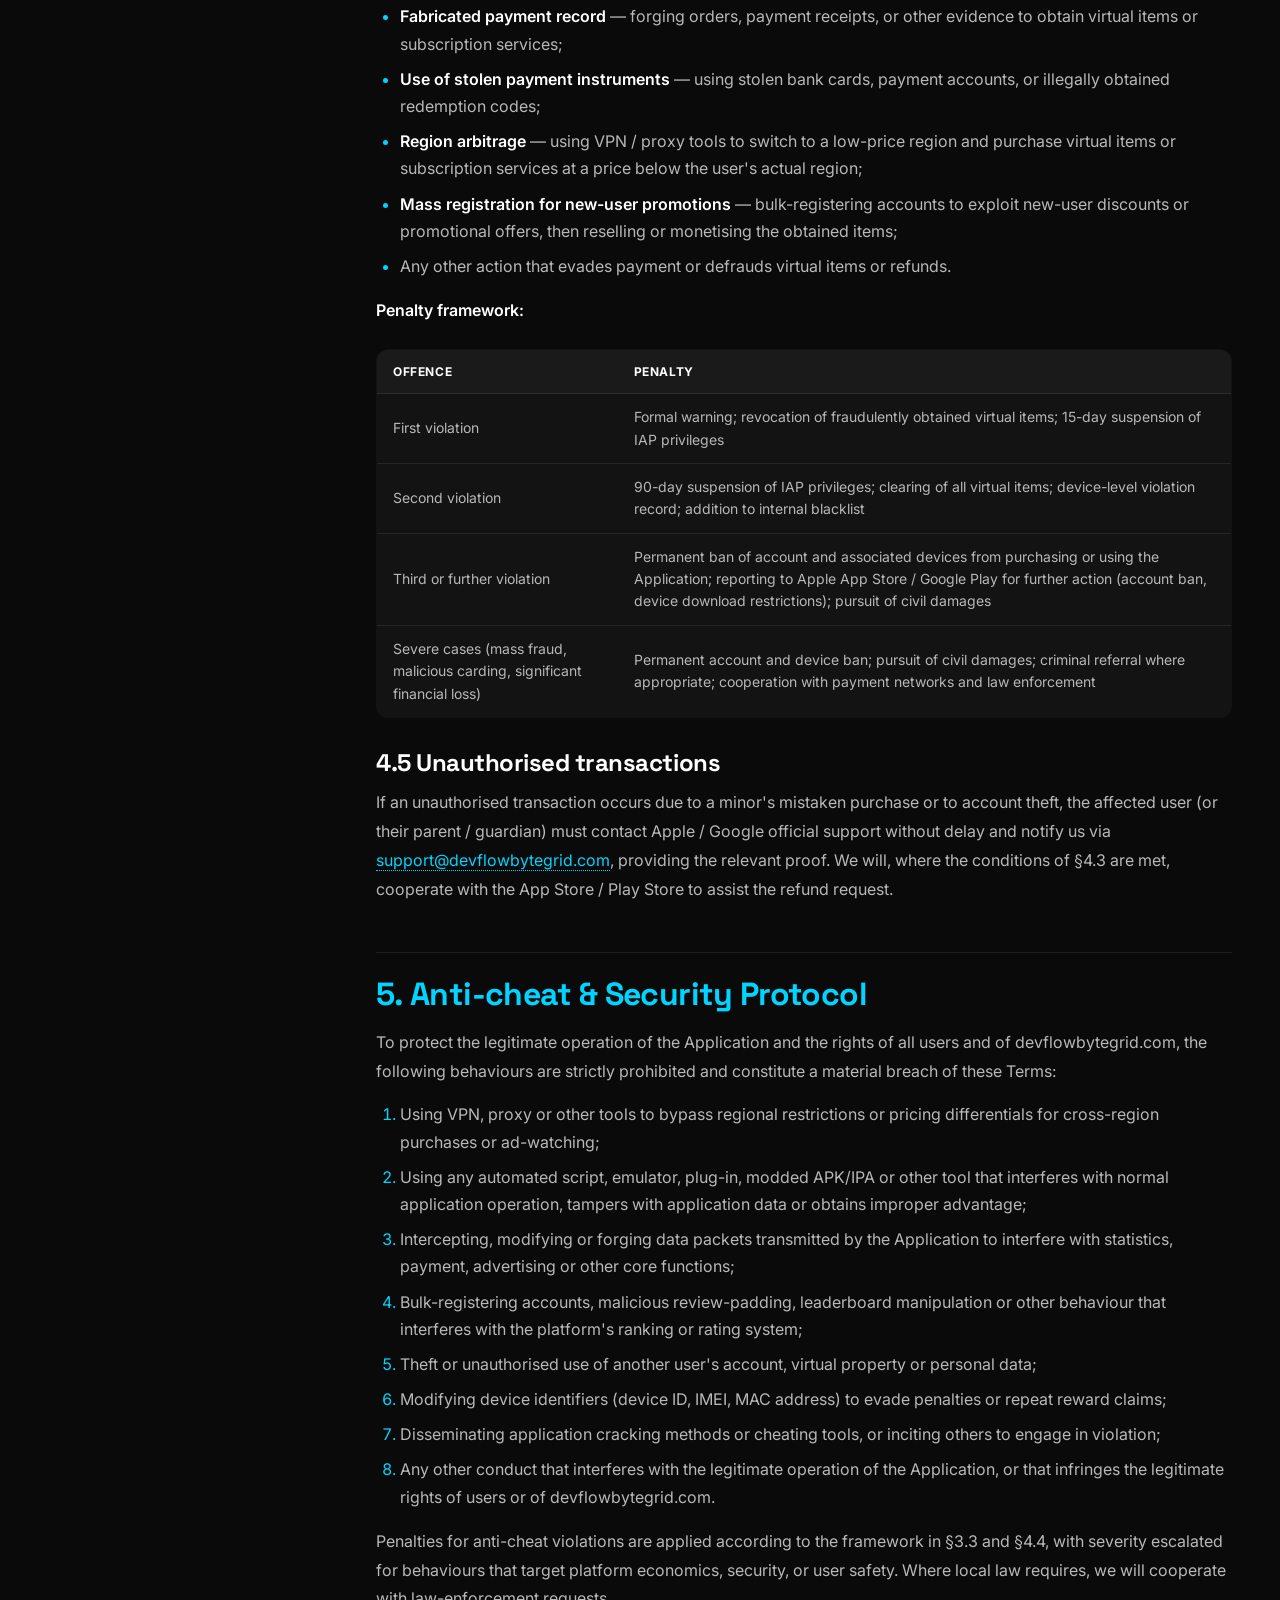
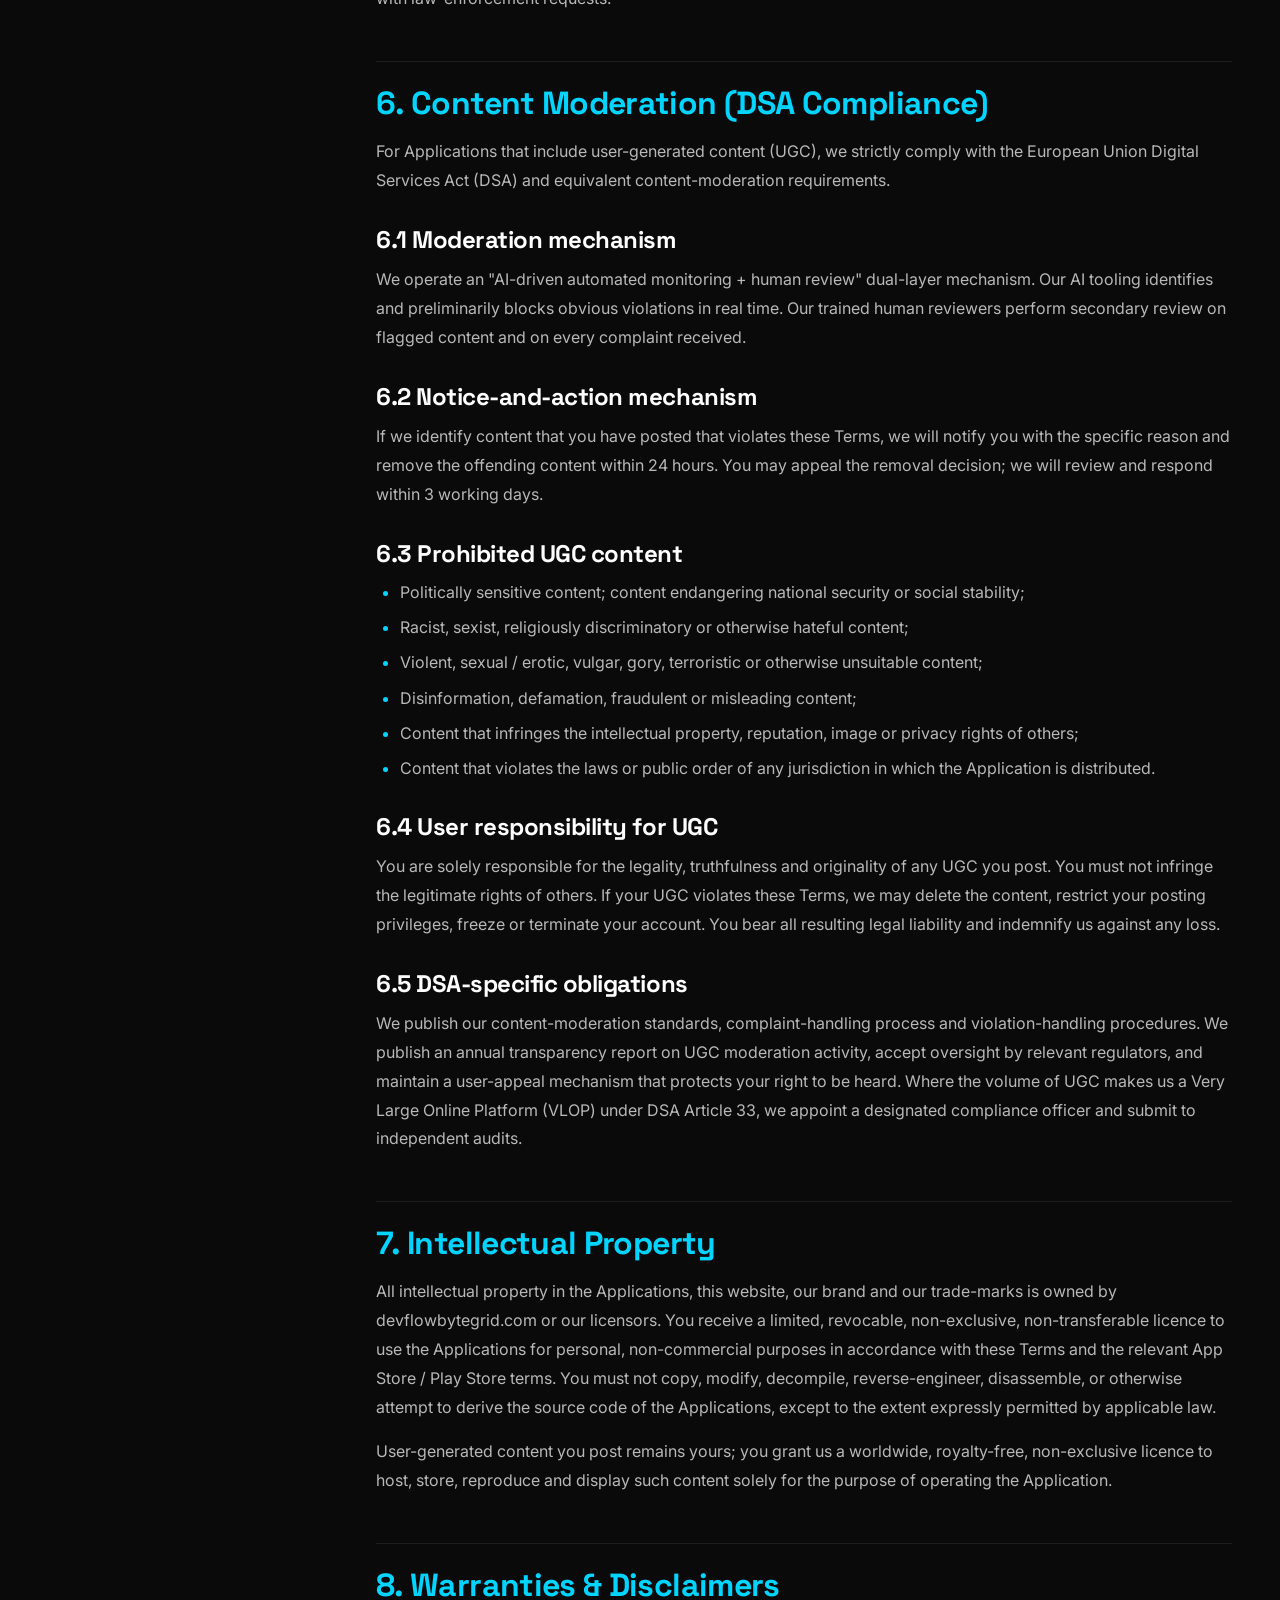
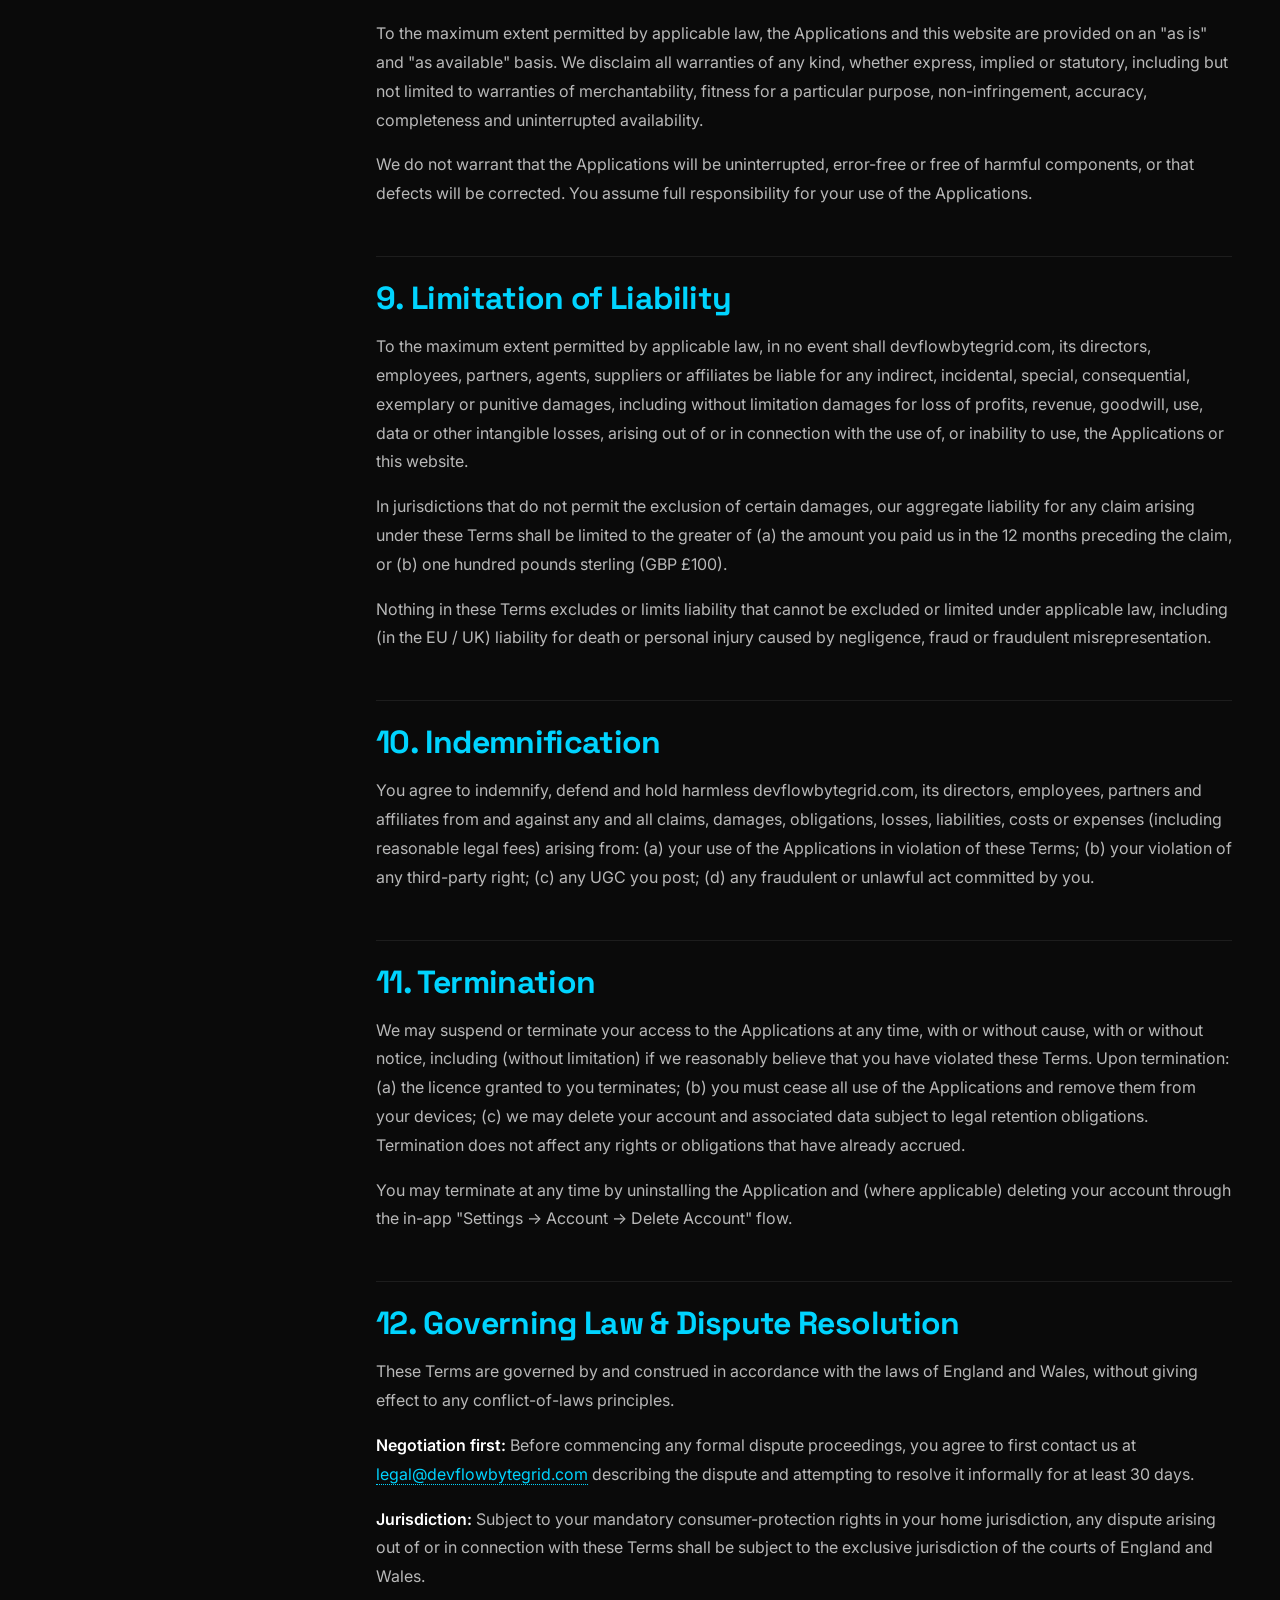
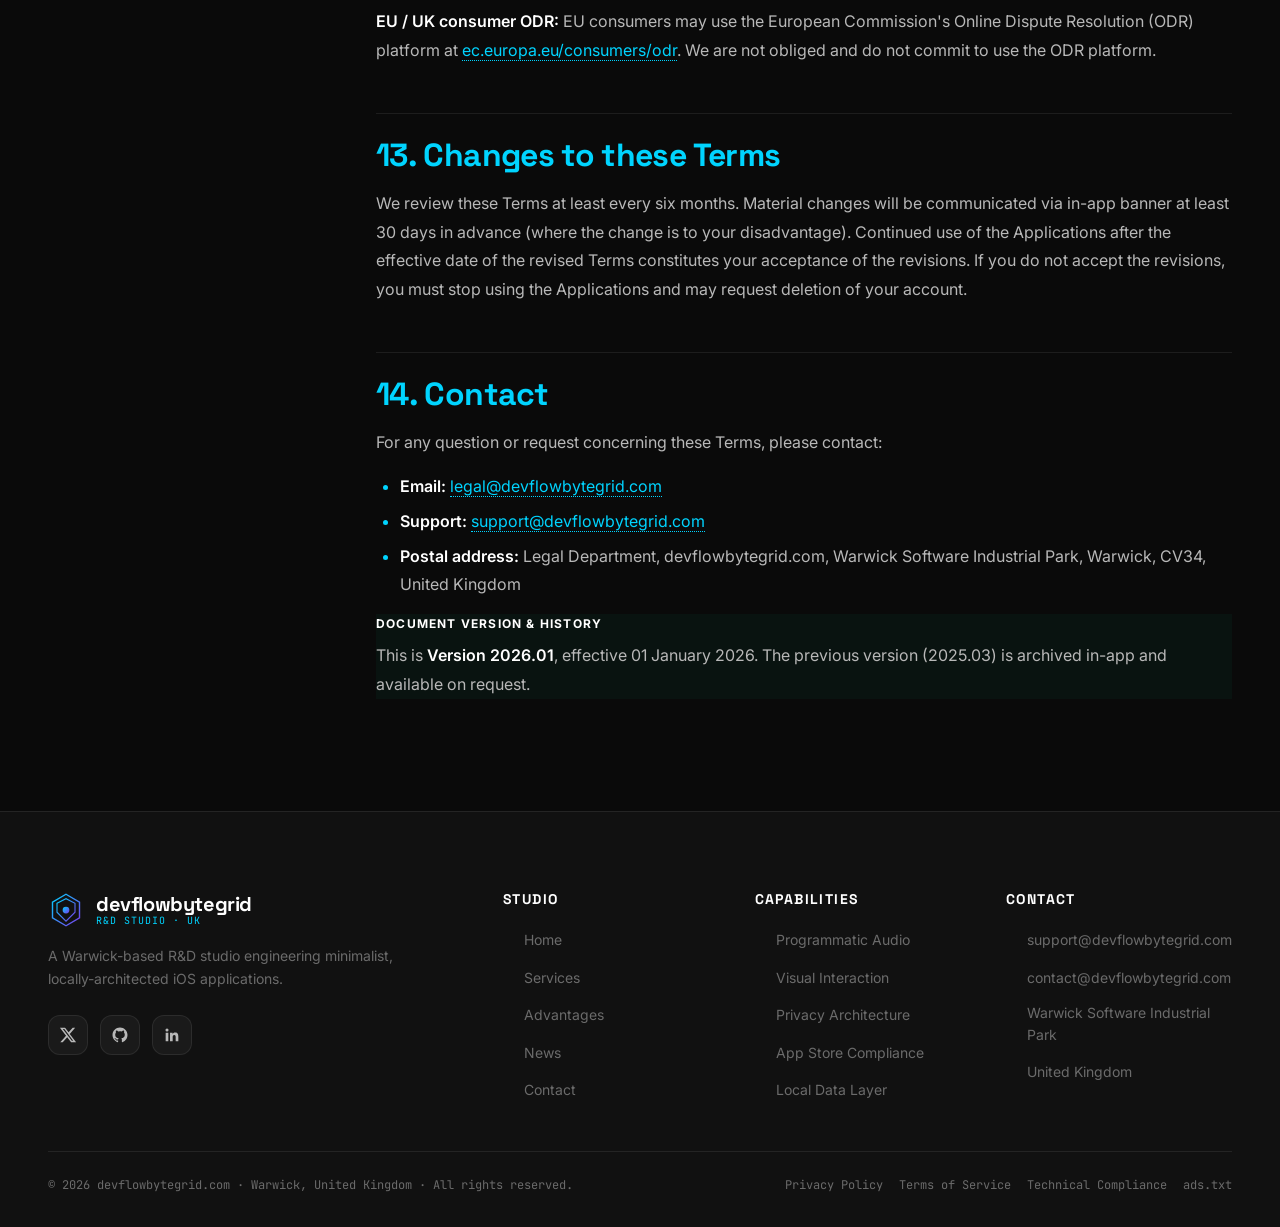
<file: terms-of-service.html>
<!DOCTYPE html>
<html lang="en">
<head>
    <meta charset="UTF-8">
    <meta name="viewport" content="width=device-width, initial-scale=1.0">
    <title>Terms of Service · devflowbytegrid.com — 2026 Global Compliance Edition</title>
    <meta name="description" content="The complete Terms of Service of devflowbytegrid.com — 2026 global compliance deep-enhanced edition. Covers account ownership, IAA advertising fraud rules, IAP payment/refund/dispute, anti-cheat, content moderation (DSA), and additional 2026 requirements.">
    <meta name="keywords" content="terms of service, IAA, IAP, advertising fraud, payment fraud, anti-cheat, refund policy, content moderation, DSA, ATT, devflowbytegrid, AppLovin, AdMob">
    <meta name="robots" content="index, follow">
    <link rel="canonical" href="https://devflowbytegrid.com/terms-of-service.html">
    <link rel="icon" type="image/svg+xml" href="data:image/svg+xml,%3Csvg xmlns='http://www.w3.org/2000/svg' viewBox='0 0 64 64'%3E%3Cdefs%3E%3ClinearGradient id='g' x1='0%25' y1='0%25' x2='100%25' y2='100%25'%3E%3Cstop offset='0%25' stop-color='%2300d4ff'/%3E%3Cstop offset='100%25' stop-color='%237c3aed'/%3E%3C/linearGradient%3E%3C/defs%3E%3Cpath d='M32 4 L56 18 L56 46 L32 60 L8 46 L8 18 Z' stroke='url(%23g)' stroke-width='2' fill='none'/%3E%3Ccircle cx='32' cy='32' r='6' fill='url(%23g)'/%3E%3C/svg%3E">
    <link rel="preconnect" href="https://fonts.googleapis.com">
    <link rel="preconnect" href="https://fonts.gstatic.com" crossorigin>
    <link href="https://fonts.googleapis.com/css2?family=Inter:wght@400;500;600;700;800&family=Space+Grotesk:wght@500;600;700;800&family=JetBrains+Mono:wght@400;500;600&display=swap" rel="stylesheet">
    <link rel="stylesheet" href="css/style.css">
    <link rel="stylesheet" href="css/animations.css">
    <link rel="stylesheet" href="css/responsive.css">
    <link rel="stylesheet" href="css/pages.css">
    <meta property="og:title" content="Terms of Service · devflowbytegrid.com">
    <meta property="og:description" content="2026 Global Compliance Deep-Enhanced Edition of our Terms of Service.">
    <meta property="og:type" content="article">
    <meta property="og:url" content="https://devflowbytegrid.com/terms-of-service.html">
</head>
<body>
    <div class="preloader"><div class="preloader-content"><div class="preloader-logo"><svg viewBox="0 0 64 64" fill="none" width="80" height="80"><defs><linearGradient id="pg" x1="0%" y1="0%" x2="100%" y2="100%"><stop offset="0%" stop-color="#00d4ff"/><stop offset="100%" stop-color="#7c3aed"/></linearGradient></defs><path d="M32 4 L56 18 L56 46 L32 60 L8 46 L8 18 Z" stroke="url(#pg)" stroke-width="2" fill="none"/><circle cx="32" cy="32" r="6" fill="url(#pg)"/></svg><div class="preloader-spinner"></div></div><div class="preloader-text">Initialising</div></div></div>

    <header class="site-header">
        <div class="nav-container">
            <a href="index.html" class="logo">
                <svg viewBox="0 0 64 64" fill="none"><defs><linearGradient id="h" x1="0%" y1="0%" x2="100%" y2="100%"><stop offset="0%" stop-color="#00d4ff"/><stop offset="100%" stop-color="#7c3aed"/></linearGradient></defs><path d="M32 4 L56 18 L56 46 L32 60 L8 46 L8 18 Z" stroke="url(#h)" stroke-width="2.5" fill="none"/><path d="M16 20 L32 12 L48 20 L48 36 L32 52 L16 36 Z" stroke="url(#h)" stroke-width="2" fill="none"/><circle cx="32" cy="32" r="6" fill="url(#h)"/></svg>
                <div class="logo-text"><span>devflowbytegrid</span><small>R&D STUDIO · UK</small></div>
            </a>
            <nav><ul class="nav-menu">
                <li><a href="index.html" class="nav-link">Home</a></li>
                <li><a href="services.html" class="nav-link">Services</a></li>
                <li><a href="advantages.html" class="nav-link">Advantages</a></li>
                <li><a href="news.html" class="nav-link">News</a></li>
                <li><a href="contact.html" class="nav-link">Contact</a></li>
            </ul></nav>
            <div class="nav-cta">
                <a href="contact.html" class="btn btn-primary magnetic">Contact Us <svg class="btn-icon" viewBox="0 0 24 24" fill="none" stroke="currentColor" stroke-width="2.5"><line x1="5" y1="12" x2="19" y2="12"/><polyline points="12 5 19 12 12 19"/></svg></a>
                <button class="mobile-toggle" aria-label="Open menu"><svg viewBox="0 0 24 24" fill="none" stroke="currentColor" stroke-width="2"><line x1="3" y1="6" x2="21" y2="6"/><line x1="3" y1="12" x2="21" y2="12"/><line x1="3" y1="18" x2="21" y2="18"/></svg></button>
            </div>
        </div>
    </header>

    <main>
        <section class="page-hero">
            <div class="page-hero-bg"></div>
            <div class="container">
                <div class="page-hero-content">
                    <div class="page-hero-eyebrow">LEGAL · v2026.01</div>
                    <h1 class="page-hero-title">Terms of Service</h1>
                    <p class="page-hero-subtitle">2026 Global Compliance Deep-Enhanced Edition. This agreement governs your use of every application, service and website operated by devflowbytegrid.com.</p>
                    <nav class="breadcrumb"><a href="index.html">Home</a><span class="breadcrumb-separator">/</span><span>Terms of Service</span></nav>
                </div>
            </div>
        </section>

        <section style="padding: var(--space-12) 0;">
            <div class="container">
                <div class="legal-layout">
                    <aside class="legal-toc">
                        <h3 class="legal-toc-title">Table of Contents</h3>
                        <ul class="legal-toc-list">
                            <li><a href="#acceptance">Acceptance & Eligibility</a></li>
                            <li><a href="#accounts">Accounts & Virtual Property</a></li>
                            <li><a href="#iaa">IAA — Advertising & Rewards</a></li>
                            <li><a href="#iap">IAP — Payment, Refunds, Disputes</a></li>
                            <li><a href="#anticheat">Anti-cheat & Security</a></li>
                            <li><a href="#ugc">Content Moderation (DSA)</a></li>
                            <li><a href="#ip">Intellectual Property</a></li>
                            <li><a href="#warranty">Warranties & Disclaimers</a></li>
                            <li><a href="#liability">Limitation of Liability</a></li>
                            <li><a href="#indemnity">Indemnification</a></li>
                            <li><a href="#termination">Termination</a></li>
                            <li><a href="#law">Governing Law & Disputes</a></li>
                            <li><a href="#changes">Changes to these Terms</a></li>
                            <li><a href="#contact">Contact</a></li>
                        </ul>
                    </aside>

                    <article class="legal-doc">
                        <div class="legal-meta">
                            <div class="legal-meta-item"><strong>Version:</strong> 2026.01</div>
                            <div class="legal-meta-item"><strong>Effective:</strong> 01 January 2026</div>
                            <div class="legal-meta-item"><strong>Provider:</strong> devflowbytegrid.com</div>
                            <div class="legal-meta-item"><strong>Law:</strong> England & Wales</div>
                        </div>

                        <div class="callout">
                            <div class="callout-title">Please read this agreement carefully</div>
                            <p>These Terms of Service form a binding legal agreement between you and devflowbytegrid.com. By downloading, installing or using any of our Applications, accessing this website, or clicking "I agree", you confirm that you have read, understood and agreed to be bound by these Terms, our <a href="privacy-policy.html">Privacy Policy</a>, and our <a href="technical-compliance.html">Technical Compliance Guide</a>. If you do not agree, do not install or use the Applications.</p>
                        </div>

                        <h2 id="acceptance">1. Acceptance & Eligibility</h2>
                        <p>By using our Applications or this website you confirm that: (a) you are at least 13 years old (or the higher minimum age in your jurisdiction — see <a href="privacy-policy.html#part7">Privacy Policy §VII</a>); (b) you have the legal capacity to enter into a binding agreement in your jurisdiction; (c) you are not barred from receiving services under the laws of your jurisdiction; (d) if you accept on behalf of an entity, you have authority to bind that entity.</p>
                        <p>These Terms apply to all users globally, including users in the European Economic Area, the United Kingdom, Switzerland, the United States, Brazil, China, India, Saudi Arabia, Canada, Japan, South Korea, Australia and any other country in which our Applications are made available.</p>

                        <h2 id="accounts">2. Account Ownership & Licence Scope</h2>

                        <h3>2.1 Non-ownership declaration</h3>
                        <p>You acknowledge that, by downloading and installing our Applications through the Apple App Store, Google Play Store or any other distribution channel, you receive only a <strong>limited, non-transferable, non-rentable, non-loanable licence</strong> to use the software in accordance with the relevant App Store / Play Store terms. You do <strong>not</strong> own the account, the underlying software or any in-app virtual property (including but not limited to coins, gems, skins, ranks, characters, items, badges, points or unlock codes). All such virtual property remains the property of devflowbytegrid.com and is licensed to you solely for use within the Application.</p>

                        <h3>2.2 Account registration & security</h3>
                        <p>Where account registration is required, you agree to provide accurate, current and complete information, and to keep it updated. The account is registered in your name; account ownership remains with devflowbytegrid.com. You are responsible for safeguarding your account credentials and for all activity that occurs under your account. Loss, theft or compromise of credentials caused by your own actions (e.g. password reuse, sharing credentials, granting access to untrusted third parties) is your sole responsibility.</p>

                        <h3>2.3 Account inactivity & reclamation</h3>
                        <p>Accounts that remain continuously <strong>inactive for 180 days</strong> and have no recorded payment history may be reclaimed by devflowbytegrid.com to free server resources. Where an email address is associated with the account, we will notify you at least <strong>30 days</strong> before reclamation via in-app push notification and the registered email address. Upon reclamation, all virtual property and personal data are permanently deleted (subject to legal retention obligations) and cannot be restored.</p>

                        <h3>2.4 Account use restrictions</h3>
                        <p>You must not transfer, rent, lend, sell, sublicense or otherwise commercially exploit your account. You must not use your account for any unlawful activity. We may suspend, freeze or terminate any account that violates these restrictions, delete any associated virtual property, and where appropriate seek legal remedies.</p>

                        <h2 id="iaa">3. IAA — Advertising & Reward Policy</h2>
                        <p>Our Applications integrate advertising through the mediation stack described in our <a href="privacy-policy.html#part2">Privacy Policy §II</a>. Advertising revenue funds our free-tier services. By using the free tier you agree to the advertising rules below.</p>

                        <h3>3.1 Reward eligibility</h3>
                        <p>To be eligible for any reward granted after viewing a rewarded video ad, open-screen ad with reward, playable ad, or other rewarded format, the user must: (a) initiate the ad voluntarily; (b) watch the ad to completion or to the minimum watchable threshold (whichever is shorter); (c) not perform abnormal operations during playback such as switching apps, locking the device, using plugins or tools to skip or accelerate playback, or otherwise manipulating the playback. Rewards are credited immediately upon valid completion. If a reward fails to credit due to network delay or platform fault, you may contact us via in-app support and we will investigate within 3 working days.</p>

                        <h3>3.2 Advertising quality</h3>
                        <p>We strictly audit third-party ad creative. We make reasonable efforts to filter violent, sexual, vulgar, misleading, fraudulent or otherwise inappropriate advertising. However, advertising creative is supplied by third parties. If you encounter an inappropriate ad, please report it via the in-app "Ad Report" channel. We will review within 24 hours, block or remove offending creative, and pursue remedies against the responsible ad platform.</p>

                        <h3>3.3 Ad-fraud definition & penalty framework</h3>
                        <p><strong>Scope of "ad-fraud":</strong> Any action that uses improper means to obtain ad rewards, evade ad playback, or interfere with ad statistics, including but not limited to:</p>
                        <ul>
                            <li>Using plugins, scripts, cracked builds or any other tools to skip, accelerate, or simulate ad-watching behaviour;</li>
                            <li>Operating multiple accounts or devices to mass-watch rewarded ads and then resell or monetise the resulting rewards;</li>
                            <li>Modifying device parameters (device ID, IP address) or using VPN / proxy tools to switch regions and mass-watch ads;</li>
                            <li>Frequently switching apps, locking the screen or restarting the device during ad playback to circumvent the full-watch requirement;</li>
                            <li>Exploiting ad-platform bugs to fabricate ad display or click events and defraud advertising revenue;</li>
                            <li>Any other act that interferes with the legitimate playback, statistics or billing of advertising.</li>
                        </ul>
                        <p><strong>Penalty framework:</strong></p>
                        <table class="data-table">
                            <thead><tr><th>Offence</th><th>Penalty</th></tr></thead>
                            <tbody>
                                <tr><td>First violation</td><td>Formal warning; clearing of unspent ad rewards; 7-day suspension of ad-watching privileges</td></tr>
                                <tr><td>Second violation</td><td>30-day suspension of ad-watching privileges; clearing of all ad rewards; device-level violation record</td></tr>
                                <tr><td>Third or further violation</td><td>Permanent ban of account ad-watching privileges; permanent ban of associated devices from using the Application; addition to internal platform blacklist; reservation of right to pursue civil damages</td></tr>
                                <tr><td>Severe cases (mass fraud, malicious ecosystem interference)</td><td>Permanent account and device ban; reporting to Apple App Store / Google Play for further action; pursuit of civil damages; referral to law enforcement where criminal conduct is suspected</td></tr>
                            </tbody>
                        </table>

                        <h2 id="iap">4. IAP — Payment, Refunds & Dispute Resolution</h2>

                        <h3>4.1 Final price disclosure</h3>
                        <p>The displayed price of any in-app virtual item or subscription includes: the base price of the item itself, the platform commission charged by Apple / Google, and any applicable value-added tax (VAT), goods and services tax (GST), sales tax or other regional consumption taxes. The final amount you pay is the amount displayed on the Apple / Google payment sheet. Material price changes are announced at least 7 days in advance via in-app banner and / or push notification.</p>

                        <h3>4.2 Payment rules</h3>
                        <p>Payment is processed exclusively through the Apple App Store or Google Play official payment channels. We do not directly receive or store any payment instrument data. Upon successful payment, virtual items or subscription services are credited to your account immediately. You can review all your transactions in the in-app "My Orders" section.</p>

                        <h3>4.3 Refund limits & exceptions</h3>
                        <p>Due to the immediate and irreversible nature of virtual items and subscription services, purchased and consumed items are <strong>generally non-refundable</strong>. Refund may be granted in the following exceptional cases (proof required):</p>
                        <ul>
                            <li>Payment succeeded but the virtual item or subscription did not credit, where we confirm the cause was a technical fault on our side;</li>
                            <li>A minor (under the applicable age of digital consent) made the purchase without verifiable parental consent — the parent / guardian may provide proof of the minor's identity and payment record to apply for a refund;</li>
                            <li>The Application suffered a material fault that prevents the user from enjoying the purchased service, and the fault cannot be remedied within 7 working days.</li>
                        </ul>
                        <p>Refund requests must be submitted via the Apple App Store / Google Play official refund channel or via in-app support, accompanied by the required proof. We will review within 3 working days and, where applicable, cooperate with the App Store / Play Store to complete the refund. Refund arrival time follows the platform's official refund timeline.</p>

                        <h3>4.4 IAP fraud definition & penalty framework</h3>
                        <p><strong>Scope:</strong> Any action that uses improper means to obtain virtual items or subscription services, to evade payment, or to defraud refunds, including but not limited to:</p>
                        <ul>
                            <li><strong>Malicious refund</strong> — using App Store / Play Store refund policy loopholes to obtain virtual items, use them, then apply for a refund without returning the consumed items;</li>
                            <li><strong>Cracked payment flow</strong> — using plugins, scripts, cracked builds or other means to bypass official payment channels and obtain virtual items or subscription services;</li>
                            <li><strong>Fabricated payment record</strong> — forging orders, payment receipts, or other evidence to obtain virtual items or subscription services;</li>
                            <li><strong>Use of stolen payment instruments</strong> — using stolen bank cards, payment accounts, or illegally obtained redemption codes;</li>
                            <li><strong>Region arbitrage</strong> — using VPN / proxy tools to switch to a low-price region and purchase virtual items or subscription services at a price below the user's actual region;</li>
                            <li><strong>Mass registration for new-user promotions</strong> — bulk-registering accounts to exploit new-user discounts or promotional offers, then reselling or monetising the obtained items;</li>
                            <li>Any other action that evades payment or defrauds virtual items or refunds.</li>
                        </ul>
                        <p><strong>Penalty framework:</strong></p>
                        <table class="data-table">
                            <thead><tr><th>Offence</th><th>Penalty</th></tr></thead>
                            <tbody>
                                <tr><td>First violation</td><td>Formal warning; revocation of fraudulently obtained virtual items; 15-day suspension of IAP privileges</td></tr>
                                <tr><td>Second violation</td><td>90-day suspension of IAP privileges; clearing of all virtual items; device-level violation record; addition to internal blacklist</td></tr>
                                <tr><td>Third or further violation</td><td>Permanent ban of account and associated devices from purchasing or using the Application; reporting to Apple App Store / Google Play for further action (account ban, device download restrictions); pursuit of civil damages</td></tr>
                                <tr><td>Severe cases (mass fraud, malicious carding, significant financial loss)</td><td>Permanent account and device ban; pursuit of civil damages; criminal referral where appropriate; cooperation with payment networks and law enforcement</td></tr>
                            </tbody>
                        </table>

                        <h3>4.5 Unauthorised transactions</h3>
                        <p>If an unauthorised transaction occurs due to a minor's mistaken purchase or to account theft, the affected user (or their parent / guardian) must contact Apple / Google official support without delay and notify us via <a href="mailto:support@devflowbytegrid.com">support@devflowbytegrid.com</a>, providing the relevant proof. We will, where the conditions of §4.3 are met, cooperate with the App Store / Play Store to assist the refund request.</p>

                        <h2 id="anticheat">5. Anti-cheat & Security Protocol</h2>
                        <p>To protect the legitimate operation of the Application and the rights of all users and of devflowbytegrid.com, the following behaviours are strictly prohibited and constitute a material breach of these Terms:</p>
                        <ol>
                            <li>Using VPN, proxy or other tools to bypass regional restrictions or pricing differentials for cross-region purchases or ad-watching;</li>
                            <li>Using any automated script, emulator, plug-in, modded APK/IPA or other tool that interferes with normal application operation, tampers with application data or obtains improper advantage;</li>
                            <li>Intercepting, modifying or forging data packets transmitted by the Application to interfere with statistics, payment, advertising or other core functions;</li>
                            <li>Bulk-registering accounts, malicious review-padding, leaderboard manipulation or other behaviour that interferes with the platform's ranking or rating system;</li>
                            <li>Theft or unauthorised use of another user's account, virtual property or personal data;</li>
                            <li>Modifying device identifiers (device ID, IMEI, MAC address) to evade penalties or repeat reward claims;</li>
                            <li>Disseminating application cracking methods or cheating tools, or inciting others to engage in violation;</li>
                            <li>Any other conduct that interferes with the legitimate operation of the Application, or that infringes the legitimate rights of users or of devflowbytegrid.com.</li>
                        </ol>
                        <p>Penalties for anti-cheat violations are applied according to the framework in §3.3 and §4.4, with severity escalated for behaviours that target platform economics, security, or user safety. Where local law requires, we will cooperate with law-enforcement requests.</p>

                        <h2 id="ugc">6. Content Moderation (DSA Compliance)</h2>
                        <p>For Applications that include user-generated content (UGC), we strictly comply with the European Union Digital Services Act (DSA) and equivalent content-moderation requirements.</p>

                        <h3>6.1 Moderation mechanism</h3>
                        <p>We operate an "AI-driven automated monitoring + human review" dual-layer mechanism. Our AI tooling identifies and preliminarily blocks obvious violations in real time. Our trained human reviewers perform secondary review on flagged content and on every complaint received.</p>

                        <h3>6.2 Notice-and-action mechanism</h3>
                        <p>If we identify content that you have posted that violates these Terms, we will notify you with the specific reason and remove the offending content within 24 hours. You may appeal the removal decision; we will review and respond within 3 working days.</p>

                        <h3>6.3 Prohibited UGC content</h3>
                        <ul>
                            <li>Politically sensitive content; content endangering national security or social stability;</li>
                            <li>Racist, sexist, religiously discriminatory or otherwise hateful content;</li>
                            <li>Violent, sexual / erotic, vulgar, gory, terroristic or otherwise unsuitable content;</li>
                            <li>Disinformation, defamation, fraudulent or misleading content;</li>
                            <li>Content that infringes the intellectual property, reputation, image or privacy rights of others;</li>
                            <li>Content that violates the laws or public order of any jurisdiction in which the Application is distributed.</li>
                        </ul>

                        <h3>6.4 User responsibility for UGC</h3>
                        <p>You are solely responsible for the legality, truthfulness and originality of any UGC you post. You must not infringe the legitimate rights of others. If your UGC violates these Terms, we may delete the content, restrict your posting privileges, freeze or terminate your account. You bear all resulting legal liability and indemnify us against any loss.</p>

                        <h3>6.5 DSA-specific obligations</h3>
                        <p>We publish our content-moderation standards, complaint-handling process and violation-handling procedures. We publish an annual transparency report on UGC moderation activity, accept oversight by relevant regulators, and maintain a user-appeal mechanism that protects your right to be heard. Where the volume of UGC makes us a Very Large Online Platform (VLOP) under DSA Article 33, we appoint a designated compliance officer and submit to independent audits.</p>

                        <h2 id="ip">7. Intellectual Property</h2>
                        <p>All intellectual property in the Applications, this website, our brand and our trade-marks is owned by devflowbytegrid.com or our licensors. You receive a limited, revocable, non-exclusive, non-transferable licence to use the Applications for personal, non-commercial purposes in accordance with these Terms and the relevant App Store / Play Store terms. You must not copy, modify, decompile, reverse-engineer, disassemble, or otherwise attempt to derive the source code of the Applications, except to the extent expressly permitted by applicable law.</p>
                        <p>User-generated content you post remains yours; you grant us a worldwide, royalty-free, non-exclusive licence to host, store, reproduce and display such content solely for the purpose of operating the Application.</p>

                        <h2 id="warranty">8. Warranties & Disclaimers</h2>
                        <p>To the maximum extent permitted by applicable law, the Applications and this website are provided on an "as is" and "as available" basis. We disclaim all warranties of any kind, whether express, implied or statutory, including but not limited to warranties of merchantability, fitness for a particular purpose, non-infringement, accuracy, completeness and uninterrupted availability.</p>
                        <p>We do not warrant that the Applications will be uninterrupted, error-free or free of harmful components, or that defects will be corrected. You assume full responsibility for your use of the Applications.</p>

                        <h2 id="liability">9. Limitation of Liability</h2>
                        <p>To the maximum extent permitted by applicable law, in no event shall devflowbytegrid.com, its directors, employees, partners, agents, suppliers or affiliates be liable for any indirect, incidental, special, consequential, exemplary or punitive damages, including without limitation damages for loss of profits, revenue, goodwill, use, data or other intangible losses, arising out of or in connection with the use of, or inability to use, the Applications or this website.</p>
                        <p>In jurisdictions that do not permit the exclusion of certain damages, our aggregate liability for any claim arising under these Terms shall be limited to the greater of (a) the amount you paid us in the 12 months preceding the claim, or (b) one hundred pounds sterling (GBP £100).</p>
                        <p>Nothing in these Terms excludes or limits liability that cannot be excluded or limited under applicable law, including (in the EU / UK) liability for death or personal injury caused by negligence, fraud or fraudulent misrepresentation.</p>

                        <h2 id="indemnity">10. Indemnification</h2>
                        <p>You agree to indemnify, defend and hold harmless devflowbytegrid.com, its directors, employees, partners and affiliates from and against any and all claims, damages, obligations, losses, liabilities, costs or expenses (including reasonable legal fees) arising from: (a) your use of the Applications in violation of these Terms; (b) your violation of any third-party right; (c) any UGC you post; (d) any fraudulent or unlawful act committed by you.</p>

                        <h2 id="termination">11. Termination</h2>
                        <p>We may suspend or terminate your access to the Applications at any time, with or without cause, with or without notice, including (without limitation) if we reasonably believe that you have violated these Terms. Upon termination: (a) the licence granted to you terminates; (b) you must cease all use of the Applications and remove them from your devices; (c) we may delete your account and associated data subject to legal retention obligations. Termination does not affect any rights or obligations that have already accrued.</p>
                        <p>You may terminate at any time by uninstalling the Application and (where applicable) deleting your account through the in-app "Settings → Account → Delete Account" flow.</p>

                        <h2 id="law">12. Governing Law & Dispute Resolution</h2>
                        <p>These Terms are governed by and construed in accordance with the laws of England and Wales, without giving effect to any conflict-of-laws principles.</p>
                        <p><strong>Negotiation first:</strong> Before commencing any formal dispute proceedings, you agree to first contact us at <a href="mailto:legal@devflowbytegrid.com">legal@devflowbytegrid.com</a> describing the dispute and attempting to resolve it informally for at least 30 days.</p>
                        <p><strong>Jurisdiction:</strong> Subject to your mandatory consumer-protection rights in your home jurisdiction, any dispute arising out of or in connection with these Terms shall be subject to the exclusive jurisdiction of the courts of England and Wales.</p>
                        <p><strong>EU / UK consumer ODR:</strong> EU consumers may use the European Commission's Online Dispute Resolution (ODR) platform at <a href="https://ec.europa.eu/consumers/odr" target="_blank" rel="noopener">ec.europa.eu/consumers/odr</a>. We are not obliged and do not commit to use the ODR platform.</p>

                        <h2 id="changes">13. Changes to these Terms</h2>
                        <p>We review these Terms at least every six months. Material changes will be communicated via in-app banner at least 30 days in advance (where the change is to your disadvantage). Continued use of the Applications after the effective date of the revised Terms constitutes your acceptance of the revisions. If you do not accept the revisions, you must stop using the Applications and may request deletion of your account.</p>

                        <h2 id="contact">14. Contact</h2>
                        <p>For any question or request concerning these Terms, please contact:</p>
                        <ul>
                            <li><strong>Email:</strong> <a href="mailto:legal@devflowbytegrid.com">legal@devflowbytegrid.com</a></li>
                            <li><strong>Support:</strong> <a href="mailto:support@devflowbytegrid.com">support@devflowbytegrid.com</a></li>
                            <li><strong>Postal address:</strong> Legal Department, devflowbytegrid.com, Warwick Software Industrial Park, Warwick, CV34, United Kingdom</li>
                        </ul>

                        <div class="callout-success">
                            <div class="callout-title">Document version & history</div>
                            <p>This is <strong>Version 2026.01</strong>, effective 01 January 2026. The previous version (2025.03) is archived in-app and available on request.</p>
                        </div>
                    </article>
                </div>
            </div>
        </section>
    </main>

    <footer class="site-footer">
        <div class="container">
            <div class="footer-grid">
                <div class="footer-brand">
                    <a href="index.html" class="logo"><svg viewBox="0 0 64 64" fill="none"><defs><linearGradient id="fg" x1="0%" y1="0%" x2="100%" y2="100%"><stop offset="0%" stop-color="#00d4ff"/><stop offset="100%" stop-color="#7c3aed"/></linearGradient></defs><path d="M32 4 L56 18 L56 46 L32 60 L8 46 L8 18 Z" stroke="url(#fg)" stroke-width="2.5" fill="none"/><path d="M16 20 L32 12 L48 20 L48 36 L32 52 L16 36 Z" stroke="url(#fg)" stroke-width="2" fill="none"/><circle cx="32" cy="32" r="6" fill="url(#fg)"/></svg><div class="logo-text"><span>devflowbytegrid</span><small>R&D STUDIO · UK</small></div></a>
                    <p>A Warwick-based R&D studio engineering minimalist, locally-architected iOS applications.</p>
                    <div class="footer-social"><a href="#" class="social-link" aria-label="Twitter"><svg viewBox="0 0 24 24" fill="currentColor"><path d="M18.244 2.25h3.308l-7.227 8.26 8.502 11.24H16.17l-5.214-6.817L4.99 21.75H1.68l7.73-8.835L1.254 2.25H8.08l4.713 6.231zm-1.161 17.52h1.833L7.084 4.126H5.117z"/></svg></a><a href="#" class="social-link" aria-label="GitHub"><svg viewBox="0 0 24 24" fill="currentColor"><path d="M12 2C6.477 2 2 6.484 2 12.017c0 4.425 2.865 8.18 6.839 9.504.5.092.682-.217.682-.483 0-.237-.008-.868-.013-1.703-2.782.605-3.369-1.343-3.369-1.343-.454-1.158-1.11-1.466-1.11-1.466-.908-.62.069-.608.069-.608 1.003.07 1.531 1.032 1.531 1.032.892 1.53 2.341 1.088 2.91.832.092-.647.35-1.088.636-1.338-2.22-.253-4.555-1.113-4.555-4.951 0-1.093.39-1.988 1.029-2.688-.103-.253-.446-1.272.098-2.65 0 0 .84-.27 2.75 1.026A9.564 9.564 0 0 1 12 6.844c.85.004 1.705.115 2.504.337 1.909-1.296 2.747-1.027 2.747-1.027.546 1.379.202 2.398.1 2.651.64.7 1.028 1.595 1.028 2.688 0 3.848-2.339 4.695-4.566 4.943.359.309.678.92.678 1.855 0 1.338-.012 2.419-.012 2.747 0 .268.18.58.688.482A10.02 10.02 0 0 0 22 12.017C22 6.484 17.522 2 12 2z"/></svg></a><a href="#" class="social-link" aria-label="LinkedIn"><svg viewBox="0 0 24 24" fill="currentColor"><path d="M20.447 20.452h-3.554v-5.569c0-1.328-.027-3.037-1.852-3.037-1.853 0-2.136 1.445-2.136 2.939v5.667H9.351V9h3.414v1.561h.046c.477-.9 1.637-1.85 3.37-1.85 3.601 0 4.267 2.37 4.267 5.455v6.286zM5.337 7.433a2.062 2.062 0 0 1-2.063-2.065 2.063 2.063 0 1 1 2.063 2.065zm1.782 13.019H3.555V9h3.564v11.452z"/></svg></a></div>
                </div>
                <div class="footer-col"><h4>Studio</h4><ul class="footer-list"><li><a href="index.html">Home</a></li><li><a href="services.html">Services</a></li><li><a href="advantages.html">Advantages</a></li><li><a href="news.html">News</a></li><li><a href="contact.html">Contact</a></li></ul></div>
                <div class="footer-col"><h4>Capabilities</h4><ul class="footer-list"><li><a href="services.html#audio">Programmatic Audio</a></li><li><a href="services.html#visual">Visual Interaction</a></li><li><a href="services.html#privacy">Privacy Architecture</a></li><li><a href="services.html#monetization">App Store Compliance</a></li><li><a href="services.html#data">Local Data Layer</a></li></ul></div>
                <div class="footer-col"><h4>Contact</h4><ul class="footer-list"><li><a href="mailto:support@devflowbytegrid.com">support@devflowbytegrid.com</a></li><li><a href="mailto:contact@devflowbytegrid.com">contact@devflowbytegrid.com</a></li><li><a href="contact.html">Warwick Software Industrial Park</a></li><li><a href="contact.html">United Kingdom</a></li></ul></div>
            </div>
            <div class="footer-bottom">
                <div class="footer-copyright">© 2026 devflowbytegrid.com · Warwick, United Kingdom · All rights reserved.</div>
                <div class="footer-legal"><a href="privacy-policy.html">Privacy Policy</a><a href="terms-of-service.html">Terms of Service</a><a href="technical-compliance.html">Technical Compliance</a><a href="app-ads.txt" rel="ads.txt">ads.txt</a></div>
            </div>
        </div>
    </footer>
    <button class="back-to-top" data-back-to-top aria-label="Back to top"><svg viewBox="0 0 24 24" fill="none" stroke="currentColor" stroke-width="2.5"><line x1="12" y1="19" x2="12" y2="5"/><polyline points="5 12 12 5 19 12"/></svg></button>
    <script src="js/main.js" defer></script>
</body>
</html>
</file>
<file: css/style.css>
/* ==========================================================================
   devflowbytegrid.com - Main Stylesheet
   Tesla-inspired Design System with Computer Science Aesthetic
   ========================================================================== */

/* CSS Variables - Design Tokens */
:root {
    /* Color Palette - Inspired by Tesla & Modern Tech */
    --color-bg-primary: #0a0a0a;
    --color-bg-secondary: #111111;
    --color-bg-tertiary: #1a1a1a;
    --color-bg-elevated: #161616;
    --color-surface: rgba(255, 255, 255, 0.04);
    --color-surface-hover: rgba(255, 255, 255, 0.08);

    --color-accent: #00d4ff;
    --color-accent-2: #7c3aed;
    --color-accent-3: #06b6d4;
    --color-accent-glow: rgba(0, 212, 255, 0.5);

    --color-text-primary: #ffffff;
    --color-text-secondary: #b8b8b8;
    --color-text-tertiary: #6b6b6b;
    --color-text-muted: #4a4a4a;

    --color-border: rgba(255, 255, 255, 0.08);
    --color-border-hover: rgba(0, 212, 255, 0.3);

    --color-success: #10b981;
    --color-warning: #f59e0b;
    --color-error: #ef4444;

    /* Gradients */
    --gradient-primary: linear-gradient(135deg, #00d4ff 0%, #7c3aed 100%);
    --gradient-secondary: linear-gradient(135deg, #06b6d4 0%, #3b82f6 100%);
    --gradient-tertiary: linear-gradient(135deg, #7c3aed 0%, #ec4899 100%);
    --gradient-mesh: radial-gradient(at 27% 37%, hsla(215, 98%, 61%, 1) 0px, transparent 50%),
                     radial-gradient(at 97% 21%, hsla(256, 96%, 67%, 1) 0px, transparent 50%),
                     radial-gradient(at 52% 99%, hsla(354, 98%, 61%, 1) 0px, transparent 50%),
                     radial-gradient(at 10% 29%, hsla(256, 96%, 67%, 1) 0px, transparent 50%),
                     radial-gradient(at 97% 96%, hsla(38, 60%, 74%, 1) 0px, transparent 50%),
                     radial-gradient(at 33% 50%, hsla(222, 67%, 73%, 1) 0px, transparent 50%),
                     radial-gradient(at 79% 53%, hsla(343, 68%, 79%, 1) 0px, transparent 50%);
    --gradient-grid: linear-gradient(rgba(0, 212, 255, 0.03) 1px, transparent 1px),
                     linear-gradient(90deg, rgba(0, 212, 255, 0.03) 1px, transparent 1px);

    /* Typography */
    --font-primary: 'Inter', -apple-system, BlinkMacSystemFont, 'Segoe UI', sans-serif;
    --font-mono: 'JetBrains Mono', 'Fira Code', 'Courier New', monospace;
    --font-display: 'Space Grotesk', 'Inter', sans-serif;

    --fs-xs: 0.75rem;
    --fs-sm: 0.875rem;
    --fs-base: 1rem;
    --fs-md: 1.125rem;
    --fs-lg: 1.25rem;
    --fs-xl: 1.5rem;
    --fs-2xl: 2rem;
    --fs-3xl: 2.5rem;
    --fs-4xl: 3.5rem;
    --fs-5xl: 4.5rem;
    --fs-6xl: 6rem;
    --fs-hero: clamp(0.7rem, 0.9vw, 0.875rem);

    /* Spacing */
    --space-1: 0.25rem;
    --space-2: 0.5rem;
    --space-3: 0.75rem;
    --space-4: 1rem;
    --space-5: 1.25rem;
    --space-6: 1.5rem;
    --space-8: 2rem;
    --space-10: 2.5rem;
    --space-12: 3rem;
    --space-16: 4rem;
    --space-20: 5rem;
    --space-24: 6rem;
    --space-32: 8rem;

    /* Layout */
    --container-max: 1440px;
    --container-padding: clamp(1rem, 4vw, 3rem);
    --header-height: 80px;

    /* Radius */
    --radius-sm: 6px;
    --radius-md: 12px;
    --radius-lg: 20px;
    --radius-xl: 32px;
    --radius-full: 9999px;

    /* Shadows */
    --shadow-sm: 0 2px 8px rgba(0, 0, 0, 0.2);
    --shadow-md: 0 4px 24px rgba(0, 0, 0, 0.3);
    --shadow-lg: 0 12px 48px rgba(0, 0, 0, 0.4);
    --shadow-glow: 0 0 60px rgba(0, 212, 255, 0.3);
    --shadow-glow-purple: 0 0 60px rgba(124, 58, 237, 0.3);

    /* Transitions */
    --transition-fast: 150ms cubic-bezier(0.4, 0, 0.2, 1);
    --transition-base: 300ms cubic-bezier(0.4, 0, 0.2, 1);
    --transition-slow: 600ms cubic-bezier(0.4, 0, 0.2, 1);
    --transition-spring: 800ms cubic-bezier(0.34, 1.56, 0.64, 1);
}

/* Reset & Base */
*, *::before, *::after {
    box-sizing: border-box;
    margin: 0;
    padding: 0;
}

html {
    scroll-behavior: smooth;
    font-size: 16px;
    -webkit-text-size-adjust: 100%;
    -webkit-font-smoothing: antialiased;
    -moz-osx-font-smoothing: grayscale;
}

body {
    font-family: var(--font-primary);
    background-color: var(--color-bg-primary);
    color: var(--color-text-primary);
    line-height: 1.6;
    overflow-x: hidden;
    min-height: 100vh;
    position: relative;
}

/* Animated Background Grid */
body::before {
    content: '';
    position: fixed;
    inset: 0;
    background-image: var(--gradient-grid);
    background-size: 60px 60px;
    pointer-events: none;
    z-index: 0;
    animation: gridMove 20s linear infinite;
    mask-image: radial-gradient(ellipse at center, black 30%, transparent 70%);
    -webkit-mask-image: radial-gradient(ellipse at center, black 30%, transparent 70%);
}

@keyframes gridMove {
    0% { background-position: 0 0; }
    100% { background-position: 60px 60px; }
}

/* Typography */
h1, h2, h3, h4, h5, h6 {
    font-family: var(--font-display);
    font-weight: 700;
    line-height: 1.1;
    letter-spacing: -0.02em;
}

h1 { font-size: var(--fs-hero); }
h2 { font-size: var(--fs-4xl); }
h3 { font-size: var(--fs-2xl); }
h4 { font-size: var(--fs-xl); }
h5 { font-size: var(--fs-lg); }
h6 { font-size: var(--fs-base); }

p {
    color: var(--color-text-secondary);
    line-height: 1.7;
}

a {
    color: inherit;
    text-decoration: none;
    transition: color var(--transition-base);
}

a:hover { color: var(--color-accent); }

::selection {
    background: var(--color-accent);
    color: var(--color-bg-primary);
}

/* Scrollbar */
::-webkit-scrollbar {
    width: 10px;
    height: 10px;
}

::-webkit-scrollbar-track {
    background: var(--color-bg-secondary);
}

::-webkit-scrollbar-thumb {
    background: linear-gradient(180deg, var(--color-accent), var(--color-accent-2));
    border-radius: var(--radius-full);
}

::-webkit-scrollbar-thumb:hover {
    background: linear-gradient(180deg, var(--color-accent-2), var(--color-accent));
}

/* Layout */
.container {
    width: 100%;
    max-width: var(--container-max);
    margin: 0 auto;
    padding: 0 var(--container-padding);
    position: relative;
    z-index: 1;
}

.section {
    padding: var(--space-32) 0;
    position: relative;
}

.section-sm { padding: var(--space-20) 0; }
.section-lg { padding: var(--space-32) 0; }

/* ==========================================================================
   HEADER & NAVIGATION
   ========================================================================== */
.site-header {
    position: fixed;
    top: 0;
    left: 0;
    right: 0;
    height: var(--header-height);
    z-index: 1000;
    background: rgba(10, 10, 10, 0.7);
    backdrop-filter: blur(20px) saturate(180%);
    -webkit-backdrop-filter: blur(20px) saturate(180%);
    border-bottom: 1px solid var(--color-border);
    transition: all var(--transition-base);
}

.site-header.scrolled {
    background: rgba(10, 10, 10, 0.92);
    border-bottom-color: var(--color-border-hover);
    box-shadow: 0 4px 30px rgba(0, 0, 0, 0.5);
}

.nav-container {
    display: flex;
    align-items: center;
    justify-content: space-between;
    height: 100%;
    max-width: var(--container-max);
    margin: 0 auto;
    padding: 0 var(--container-padding);
}

.logo {
    display: flex;
    align-items: center;
    gap: var(--space-3);
    font-family: var(--font-display);
    font-weight: 700;
    font-size: var(--fs-lg);
    color: var(--color-text-primary);
    letter-spacing: -0.02em;
}

.logo svg {
    width: 36px;
    height: 36px;
    transition: transform var(--transition-spring);
}

.logo:hover svg {
    transform: rotate(180deg) scale(1.1);
}

.logo-text {
    display: flex;
    flex-direction: column;
    line-height: 1;
}

.logo-text small {
    font-family: var(--font-mono);
    font-size: 0.625rem;
    color: var(--color-accent);
    font-weight: 400;
    margin-top: 2px;
    letter-spacing: 0.1em;
}

.nav-menu {
    display: flex;
    align-items: center;
    gap: var(--space-2);
    list-style: none;
}

.nav-link {
    position: relative;
    padding: var(--space-2) var(--space-4);
    font-size: var(--fs-sm);
    font-weight: 500;
    color: var(--color-text-secondary);
    border-radius: var(--radius-md);
    transition: all var(--transition-base);
}

.nav-link::before {
    content: '';
    position: absolute;
    bottom: -2px;
    left: 50%;
    transform: translateX(-50%);
    width: 0;
    height: 2px;
    background: var(--gradient-primary);
    border-radius: var(--radius-full);
    transition: width var(--transition-base);
}

.nav-link:hover,
.nav-link.active {
    color: var(--color-text-primary);
}

.nav-link:hover::before,
.nav-link.active::before {
    width: 60%;
}

.nav-cta {
    display: flex;
    align-items: center;
    gap: var(--space-3);
    margin-left: var(--space-4);
}

.mobile-toggle {
    display: none;
    background: transparent;
    border: 1px solid var(--color-border);
    color: var(--color-text-primary);
    padding: var(--space-2);
    border-radius: var(--radius-sm);
    cursor: pointer;
    width: 40px;
    height: 40px;
    align-items: center;
    justify-content: center;
}

.mobile-toggle svg {
    width: 20px;
    height: 20px;
}

/* ==========================================================================
   BUTTONS
   ========================================================================== */
.btn {
    display: inline-flex;
    align-items: center;
    justify-content: center;
    gap: var(--space-2);
    padding: var(--space-3) var(--space-6);
    font-family: var(--font-primary);
    font-size: var(--fs-sm);
    font-weight: 600;
    border: none;
    border-radius: var(--radius-md);
    cursor: pointer;
    transition: all var(--transition-base);
    position: relative;
    overflow: hidden;
    white-space: nowrap;
    text-decoration: none;
    letter-spacing: 0.01em;
}

.btn-primary {
    background: var(--gradient-primary);
    color: var(--color-bg-primary);
    box-shadow: 0 4px 20px rgba(0, 212, 255, 0.3);
}

.btn-primary::before {
    content: '';
    position: absolute;
    inset: 0;
    background: linear-gradient(135deg, #7c3aed 0%, #00d4ff 100%);
    opacity: 0;
    transition: opacity var(--transition-base);
    z-index: 0;
}

.btn-primary:hover {
    transform: translateY(-2px);
    box-shadow: 0 8px 30px rgba(0, 212, 255, 0.5);
}

.btn-primary:hover::before {
    opacity: 1;
}

.btn-primary > * { position: relative; z-index: 1; }

.btn-secondary {
    background: var(--color-surface);
    color: var(--color-text-primary);
    border: 1px solid var(--color-border);
    backdrop-filter: blur(10px);
}

.btn-secondary:hover {
    background: var(--color-surface-hover);
    border-color: var(--color-border-hover);
    transform: translateY(-2px);
}

.btn-ghost {
    background: transparent;
    color: var(--color-text-secondary);
    border: 1px solid var(--color-border);
}

.btn-ghost:hover {
    color: var(--color-accent);
    border-color: var(--color-accent);
    background: rgba(0, 212, 255, 0.05);
}

.btn-lg {
    padding: var(--space-4) var(--space-8);
    font-size: var(--fs-base);
}

.btn-icon {
    width: 16px;
    height: 16px;
    transition: transform var(--transition-base);
}

.btn:hover .btn-icon {
    transform: translateX(4px);
}

/* ==========================================================================
   HERO SECTION
   ========================================================================== */
.hero {
    position: relative;
    min-height: 100vh;
    display: flex;
    align-items: center;
    padding: calc(var(--header-height) + var(--space-16)) 0 var(--space-16);
    overflow: hidden;
}

.hero-bg {
    position: absolute;
    inset: 0;
    z-index: 0;
}

.hero-orb {
    position: absolute;
    border-radius: 50%;
    filter: blur(80px);
    opacity: 0.4;
    animation: orbFloat 12s ease-in-out infinite;
}

.hero-orb-1 {
    width: 600px;
    height: 600px;
    background: var(--color-accent);
    top: -200px;
    right: -100px;
    animation-delay: 0s;
}

.hero-orb-2 {
    width: 500px;
    height: 500px;
    background: var(--color-accent-2);
    bottom: -150px;
    left: -100px;
    animation-delay: 4s;
}

.hero-orb-3 {
    width: 400px;
    height: 400px;
    background: var(--color-accent-3);
    top: 30%;
    left: 40%;
    animation-delay: 8s;
}

@keyframes orbFloat {
    0%, 100% { transform: translate(0, 0) scale(1); }
    33% { transform: translate(60px, -40px) scale(1.1); }
    66% { transform: translate(-40px, 60px) scale(0.95); }
}

.hero-content {
    position: relative;
    z-index: 2;
    display: grid;
    grid-template-columns: 1.2fr 1fr;
    gap: var(--space-16);
    align-items: center;
}

.hero-text {
    max-width: 800px;
}

.hero-badge {
    display: inline-flex;
    align-items: center;
    gap: var(--space-2);
    padding: var(--space-2) var(--space-4);
    background: rgba(0, 212, 255, 0.1);
    border: 1px solid rgba(0, 212, 255, 0.2);
    border-radius: var(--radius-full);
    font-family: var(--font-mono);
    font-size: var(--fs-xs);
    color: var(--color-accent);
    margin-bottom: var(--space-6);
    animation: fadeInUp 0.8s ease-out;
}

.hero-badge-dot {
    width: 8px;
    height: 8px;
    background: var(--color-accent);
    border-radius: 50%;
    animation: pulse 2s ease-in-out infinite;
}

@keyframes pulse {
    0%, 100% { opacity: 1; transform: scale(1); }
    50% { opacity: 0.5; transform: scale(1.3); }
}

.hero-title {
    font-size: var(--fs-hero);
    font-weight: 800;
    line-height: 1;
    margin-bottom: var(--space-6);
    animation: fadeInUp 1s ease-out 0.2s both;
}

.hero-title .gradient-text {
    background: var(--gradient-primary);
    -webkit-background-clip: text;
    background-clip: text;
    -webkit-text-fill-color: transparent;
    color: transparent;
    display: inline-block;
}

.hero-title .cursor {
    display: inline-block;
    width: 0.05em;
    background: var(--color-accent);
    margin-left: 0.1em;
    animation: blink 1s infinite;
    height: 1em;
    vertical-align: middle;
}

@keyframes blink {
    0%, 50% { opacity: 1; }
    51%, 100% { opacity: 0; }
}

.hero-subtitle {
    font-size: var(--fs-lg);
    color: var(--color-text-secondary);
    margin-bottom: var(--space-8);
    max-width: 640px;
    animation: fadeInUp 1s ease-out 0.4s both;
}

.hero-actions {
    display: flex;
    flex-wrap: wrap;
    gap: var(--space-4);
    margin-bottom: var(--space-12);
    animation: fadeInUp 1s ease-out 0.6s both;
}

.hero-stats {
    display: grid;
    grid-template-columns: repeat(3, 1fr);
    gap: var(--space-6);
    padding-top: var(--space-8);
    border-top: 1px solid var(--color-border);
    animation: fadeInUp 1s ease-out 0.8s both;
}

.stat {
    position: relative;
}

.stat-value {
    font-family: var(--font-display);
    font-size: var(--fs-3xl);
    font-weight: 700;
    background: var(--gradient-primary);
    -webkit-background-clip: text;
    background-clip: text;
    -webkit-text-fill-color: transparent;
    color: transparent;
    line-height: 1;
    margin-bottom: var(--space-2);
    letter-spacing: -0.02em;
}

.stat-value::after {
    content: attr(data-suffix);
    font-size: var(--fs-xl);
    background: none;
    -webkit-text-fill-color: var(--color-accent);
    color: var(--color-accent);
    margin-left: 2px;
}

.stat-label {
    font-family: var(--font-mono);
    font-size: var(--fs-xs);
    color: var(--color-text-tertiary);
    text-transform: uppercase;
    letter-spacing: 0.1em;
}

/* Hero Visual */
.hero-visual {
    position: relative;
    width: 100%;
    aspect-ratio: 1;
    max-width: 600px;
    margin-left: auto;
    animation: fadeIn 1.5s ease-out 0.4s both;
}

.hero-svg-container {
    position: absolute;
    inset: 0;
    animation: rotate 60s linear infinite;
}

@keyframes rotate {
    from { transform: rotate(0deg); }
    to { transform: rotate(360deg); }
}

.hero-card {
    position: absolute;
    background: rgba(22, 22, 22, 0.85);
    backdrop-filter: blur(20px);
    border: 1px solid var(--color-border);
    border-radius: var(--radius-lg);
    padding: var(--space-4);
    box-shadow: var(--shadow-lg);
    animation: float 6s ease-in-out infinite;
    z-index: 3;
}

.hero-card-1 {
    top: 10%;
    left: -10%;
    width: 200px;
    animation-delay: 0s;
}

.hero-card-2 {
    top: 50%;
    right: -10%;
    width: 220px;
    animation-delay: 1.5s;
}

.hero-card-3 {
    bottom: 5%;
    left: 15%;
    width: 240px;
    animation-delay: 3s;
}

@keyframes float {
    0%, 100% { transform: translateY(0); }
    50% { transform: translateY(-20px); }
}

.hero-card-header {
    display: flex;
    align-items: center;
    gap: var(--space-2);
    margin-bottom: var(--space-3);
}

.hero-card-icon {
    width: 32px;
    height: 32px;
    background: var(--gradient-primary);
    border-radius: var(--radius-sm);
    display: flex;
    align-items: center;
    justify-content: center;
}

.hero-card-icon svg {
    width: 18px;
    height: 18px;
    color: var(--color-bg-primary);
}

.hero-card-title {
    font-size: var(--fs-sm);
    font-weight: 600;
}

.hero-card-value {
    font-family: var(--font-display);
    font-size: var(--fs-2xl);
    font-weight: 700;
    color: var(--color-text-primary);
}

.hero-card-bar {
    height: 4px;
    background: var(--color-bg-tertiary);
    border-radius: var(--radius-full);
    overflow: hidden;
    margin-top: var(--space-3);
}

.hero-card-bar-fill {
    height: 100%;
    background: var(--gradient-primary);
    border-radius: var(--radius-full);
    width: 0;
    animation: fillBar 2s ease-out forwards;
}

@keyframes fillBar {
    to { width: var(--bar-width, 75%); }
}

@keyframes fadeInUp {
    from {
        opacity: 0;
        transform: translateY(40px);
    }
    to {
        opacity: 1;
        transform: translateY(0);
    }
}

@keyframes fadeIn {
    from { opacity: 0; }
    to { opacity: 1; }
}

/* ==========================================================================
   PAGE HERO (Sub-pages)
   ========================================================================== */
.page-hero {
    padding: calc(var(--header-height) + var(--space-20)) 0 var(--space-16);
    position: relative;
    overflow: hidden;
    border-bottom: 1px solid var(--color-border);
}

.page-hero-bg {
    position: absolute;
    inset: 0;
    background: var(--gradient-mesh);
    opacity: 0.15;
    filter: blur(80px);
    z-index: 0;
}

.page-hero-content {
    position: relative;
    z-index: 2;
    text-align: center;
    max-width: 900px;
    margin: 0 auto;
}

.page-hero-eyebrow {
    display: inline-block;
    font-family: var(--font-mono);
    font-size: var(--fs-xs);
    color: var(--color-accent);
    text-transform: uppercase;
    letter-spacing: 0.3em;
    margin-bottom: var(--space-4);
}

.page-hero-title {
    font-size: clamp(2.5rem, 6vw, 4.5rem);
    font-weight: 800;
    margin-bottom: var(--space-4);
    line-height: 1.05;
}

.page-hero-subtitle {
    font-size: var(--fs-lg);
    color: var(--color-text-secondary);
    max-width: 700px;
    margin: 0 auto;
}

.breadcrumb {
    display: flex;
    align-items: center;
    justify-content: center;
    gap: var(--space-2);
    margin-top: var(--space-6);
    font-family: var(--font-mono);
    font-size: var(--fs-xs);
    color: var(--color-text-tertiary);
}

.breadcrumb a {
    color: var(--color-text-secondary);
}

.breadcrumb a:hover {
    color: var(--color-accent);
}

.breadcrumb-separator {
    color: var(--color-text-muted);
}

/* ==========================================================================
   SECTION HEADERS
   ========================================================================== */
.section-header {
    text-align: center;
    margin-bottom: var(--space-16);
    max-width: 800px;
    margin-left: auto;
    margin-right: auto;
}

.section-eyebrow {
    display: inline-flex;
    align-items: center;
    gap: var(--space-2);
    font-family: var(--font-mono);
    font-size: var(--fs-xs);
    color: var(--color-accent);
    text-transform: uppercase;
    letter-spacing: 0.2em;
    margin-bottom: var(--space-4);
}

.section-eyebrow::before,
.section-eyebrow::after {
    content: '';
    width: 24px;
    height: 1px;
    background: var(--color-accent);
}

.section-title {
    font-size: clamp(2rem, 5vw, 3.5rem);
    font-weight: 800;
    margin-bottom: var(--space-4);
    line-height: 1.1;
}

.section-subtitle {
    font-size: var(--fs-lg);
    color: var(--color-text-secondary);
    max-width: 600px;
    margin: 0 auto;
}

/* ==========================================================================
   CARD COMPONENTS
   ========================================================================== */
.card {
    background: var(--color-surface);
    border: 1px solid var(--color-border);
    border-radius: var(--radius-lg);
    padding: var(--space-8);
    transition: all var(--transition-base);
    position: relative;
    overflow: hidden;
    backdrop-filter: blur(10px);
}

.card::before {
    content: '';
    position: absolute;
    top: 0;
    left: 0;
    right: 0;
    height: 1px;
    background: var(--gradient-primary);
    transform: scaleX(0);
    transform-origin: left;
    transition: transform var(--transition-base);
}

.card:hover {
    background: var(--color-surface-hover);
    border-color: var(--color-border-hover);
    transform: translateY(-4px);
    box-shadow: var(--shadow-lg);
}

.card:hover::before {
    transform: scaleX(1);
}

.card-icon {
    width: 56px;
    height: 56px;
    background: var(--gradient-primary);
    border-radius: var(--radius-md);
    display: flex;
    align-items: center;
    justify-content: center;
    margin-bottom: var(--space-5);
    position: relative;
    overflow: hidden;
    transition: transform var(--transition-spring);
}

.card:hover .card-icon {
    transform: scale(1.1) rotate(-5deg);
}

.card-icon::before {
    content: '';
    position: absolute;
    inset: 0;
    background: linear-gradient(135deg, transparent, rgba(255, 255, 255, 0.3), transparent);
    transform: translateX(-100%);
    transition: transform var(--transition-slow);
}

.card:hover .card-icon::before {
    transform: translateX(100%);
}

.card-icon svg {
    width: 28px;
    height: 28px;
    color: var(--color-bg-primary);
    position: relative;
    z-index: 1;
}

.card-title {
    font-size: var(--fs-xl);
    font-weight: 700;
    margin-bottom: var(--space-3);
    color: var(--color-text-primary);
}

.card-description {
    font-size: var(--fs-base);
    color: var(--color-text-secondary);
    line-height: 1.7;
    margin-bottom: var(--space-4);
}

.card-link {
    display: inline-flex;
    align-items: center;
    gap: var(--space-2);
    color: var(--color-accent);
    font-size: var(--fs-sm);
    font-weight: 600;
    transition: gap var(--transition-base);
}

.card-link:hover {
    gap: var(--space-3);
}

.card-link svg {
    width: 14px;
    height: 14px;
}

/* ==========================================================================
   GRIDS
   ========================================================================== */
.grid {
    display: grid;
    gap: var(--space-6);
}

.grid-2 { grid-template-columns: repeat(2, 1fr); }
.grid-3 { grid-template-columns: repeat(3, 1fr); }
.grid-4 { grid-template-columns: repeat(4, 1fr); }

/* ==========================================================================
   FOOTER
   ========================================================================== */
.site-footer {
    background: var(--color-bg-secondary);
    border-top: 1px solid var(--color-border);
    padding: var(--space-20) 0 var(--space-8);
    position: relative;
    z-index: 2;
}

.footer-grid {
    display: grid;
    grid-template-columns: 2fr 1fr 1fr 1fr;
    gap: var(--space-12);
    margin-bottom: var(--space-12);
}

.footer-brand {
    max-width: 360px;
}

.footer-brand .logo {
    margin-bottom: var(--space-4);
}

.footer-brand p {
    font-size: var(--fs-sm);
    color: var(--color-text-tertiary);
    margin-bottom: var(--space-6);
    line-height: 1.7;
}

.footer-social {
    display: flex;
    gap: var(--space-3);
}

.social-link {
    width: 40px;
    height: 40px;
    background: var(--color-surface);
    border: 1px solid var(--color-border);
    border-radius: var(--radius-md);
    display: flex;
    align-items: center;
    justify-content: center;
    transition: all var(--transition-base);
}

.social-link:hover {
    background: var(--gradient-primary);
    border-color: transparent;
    transform: translateY(-3px);
}

.social-link svg {
    width: 18px;
    height: 18px;
    color: var(--color-text-secondary);
    transition: color var(--transition-base);
}

.social-link:hover svg {
    color: var(--color-bg-primary);
}

.footer-col h4 {
    font-size: var(--fs-sm);
    font-weight: 700;
    text-transform: uppercase;
    letter-spacing: 0.1em;
    margin-bottom: var(--space-5);
    color: var(--color-text-primary);
}

.footer-list {
    list-style: none;
    display: flex;
    flex-direction: column;
    gap: var(--space-3);
}

.footer-list a {
    color: var(--color-text-tertiary);
    font-size: var(--fs-sm);
    transition: color var(--transition-base);
    display: inline-flex;
    align-items: center;
    gap: var(--space-2);
}

.footer-list a:hover {
    color: var(--color-accent);
}

.footer-list a::before {
    content: '→';
    opacity: 0;
    transform: translateX(-8px);
    transition: all var(--transition-base);
}

.footer-list a:hover::before {
    opacity: 1;
    transform: translateX(0);
}

.footer-bottom {
    padding-top: var(--space-6);
    border-top: 1px solid var(--color-border);
    display: flex;
    flex-wrap: wrap;
    justify-content: space-between;
    align-items: center;
    gap: var(--space-4);
}

.footer-copyright {
    font-size: var(--fs-xs);
    color: var(--color-text-tertiary);
    font-family: var(--font-mono);
}

.footer-legal {
    display: flex;
    gap: var(--space-4);
}

.footer-legal a {
    font-size: var(--fs-xs);
    color: var(--color-text-tertiary);
    font-family: var(--font-mono);
}

.footer-legal a:hover {
    color: var(--color-accent);
}

/* ==========================================================================
   UTILITY CLASSES
   ========================================================================== */
.text-gradient {
    background: var(--gradient-primary);
    -webkit-background-clip: text;
    background-clip: text;
    -webkit-text-fill-color: transparent;
    color: transparent;
}

.text-mono { font-family: var(--font-mono); }
.text-center { text-align: center; }
.text-muted { color: var(--color-text-tertiary); }
.text-accent { color: var(--color-accent); }

.glow { box-shadow: var(--shadow-glow); }

.mt-4 { margin-top: var(--space-4); }
.mt-6 { margin-top: var(--space-6); }
.mt-8 { margin-top: var(--space-8); }
.mt-12 { margin-top: var(--space-12); }
.mb-4 { margin-bottom: var(--space-4); }
.mb-6 { margin-bottom: var(--space-6); }
.mb-8 { margin-bottom: var(--space-8); }
.mb-12 { margin-bottom: var(--space-12); }

/* Animations on scroll - used via JS */
.reveal {
    opacity: 0;
    transform: translateY(30px);
    transition: opacity 0.8s ease, transform 0.8s ease;
}

.reveal.in-view {
    opacity: 1;
    transform: translateY(0);
}

.reveal-left {
    opacity: 0;
    transform: translateX(-30px);
    transition: opacity 0.8s ease, transform 0.8s ease;
}

.reveal-left.in-view {
    opacity: 1;
    transform: translateX(0);
}

.reveal-right {
    opacity: 0;
    transform: translateX(30px);
    transition: opacity 0.8s ease, transform 0.8s ease;
}

.reveal-right.in-view {
    opacity: 1;
    transform: translateX(0);
}

.reveal-scale {
    opacity: 0;
    transform: scale(0.9);
    transition: opacity 0.8s ease, transform 0.8s ease;
}

.reveal-scale.in-view {
    opacity: 1;
    transform: scale(1);
}

/* Stagger children */
.stagger > * {
    transition-delay: calc(var(--i, 0) * 100ms);
}

/* Code/monospace elements */
.code-block {
    font-family: var(--font-mono);
    background: var(--color-bg-tertiary);
    padding: var(--space-2) var(--space-3);
    border-radius: var(--radius-sm);
    font-size: var(--fs-sm);
    color: var(--color-accent);
    border: 1px solid var(--color-border);
}

/* Tags/Badges */
.tag {
    display: inline-flex;
    align-items: center;
    padding: var(--space-1) var(--space-3);
    background: var(--color-surface);
    border: 1px solid var(--color-border);
    border-radius: var(--radius-full);
    font-family: var(--font-mono);
    font-size: var(--fs-xs);
    color: var(--color-text-secondary);
}

.tag-accent {
    background: rgba(0, 212, 255, 0.1);
    border-color: rgba(0, 212, 255, 0.3);
    color: var(--color-accent);
}

.tag-purple {
    background: rgba(124, 58, 237, 0.1);
    border-color: rgba(124, 58, 237, 0.3);
    color: var(--color-accent-2);
}

/* Loading screen */
.preloader {
    position: fixed;
    inset: 0;
    background: var(--color-bg-primary);
    z-index: 9999;
    display: flex;
    align-items: center;
    justify-content: center;
    transition: opacity 0.5s ease, visibility 0.5s ease;
}

.preloader.hidden {
    opacity: 0;
    visibility: hidden;
}

.preloader-content {
    text-align: center;
}

.preloader-logo {
    width: 80px;
    height: 80px;
    margin: 0 auto var(--space-6);
    position: relative;
}

.preloader-spinner {
    position: absolute;
    inset: 0;
    border: 2px solid transparent;
    border-top-color: var(--color-accent);
    border-right-color: var(--color-accent-2);
    border-radius: 50%;
    animation: spin 1s linear infinite;
}

.preloader-spinner::before {
    content: '';
    position: absolute;
    inset: 8px;
    border: 2px solid transparent;
    border-bottom-color: var(--color-accent);
    border-left-color: var(--color-accent-2);
    border-radius: 50%;
    animation: spin 1.5s linear infinite reverse;
}

@keyframes spin {
    to { transform: rotate(360deg); }
}

.preloader-text {
    font-family: var(--font-mono);
    font-size: var(--fs-sm);
    color: var(--color-text-secondary);
    letter-spacing: 0.2em;
}

.preloader-text::after {
    content: '...';
    animation: dots 1.5s steps(4, end) infinite;
}

@keyframes dots {
    0%, 20% { content: ''; }
    40% { content: '.'; }
    60% { content: '..'; }
    80%, 100% { content: '...'; }
}
</file>
<file: css/animations.css>
/* ==========================================================================
   Advanced Animations - Tesla Style
   ========================================================================== */

/* Glitch Effect */
@keyframes glitch {
    0%, 100% { transform: translate(0); }
    10% { transform: translate(-2px, 2px); }
    20% { transform: translate(2px, -2px); }
    30% { transform: translate(-2px, -2px); }
    40% { transform: translate(2px, 2px); }
    50% { transform: translate(-2px, 2px); }
    60% { transform: translate(2px, -2px); }
    70% { transform: translate(-2px, -2px); }
    80% { transform: translate(2px, 2px); }
    90% { transform: translate(-2px, 2px); }
}

.glitch {
    position: relative;
    animation: glitch 4s infinite;
}

.glitch::before,
.glitch::after {
    content: attr(data-text);
    position: absolute;
    top: 0;
    left: 0;
    width: 100%;
    height: 100%;
}

.glitch::before {
    color: var(--color-accent);
    animation: glitch 4s infinite;
    clip-path: polygon(0 0, 100% 0, 100% 33%, 0 33%);
    transform: translateX(-2px);
}

.glitch::after {
    color: var(--color-accent-2);
    animation: glitch 4s infinite reverse;
    clip-path: polygon(0 67%, 100% 67%, 100% 100%, 0 100%);
    transform: translateX(2px);
}

/* Holographic Text */
@keyframes holographic {
    0%, 100% {
        background-position: 0% 50%;
        filter: hue-rotate(0deg);
    }
    50% {
        background-position: 100% 50%;
        filter: hue-rotate(180deg);
    }
}

.holographic {
    background: linear-gradient(90deg, #00d4ff, #7c3aed, #ec4899, #00d4ff);
    background-size: 300% 300%;
    -webkit-background-clip: text;
    background-clip: text;
    -webkit-text-fill-color: transparent;
    color: transparent;
    animation: holographic 6s ease-in-out infinite;
}

/* Neon Pulse */
@keyframes neonPulse {
    0%, 100% {
        text-shadow:
            0 0 10px var(--color-accent),
            0 0 20px var(--color-accent),
            0 0 40px var(--color-accent);
    }
    50% {
        text-shadow:
            0 0 5px var(--color-accent),
            0 0 10px var(--color-accent),
            0 0 20px var(--color-accent),
            0 0 40px var(--color-accent);
    }
}

.neon-text {
    color: var(--color-accent);
    animation: neonPulse 2s ease-in-out infinite;
}

/* Border Glow Animation */
@keyframes borderGlow {
    0%, 100% { box-shadow: 0 0 20px rgba(0, 212, 255, 0.3), inset 0 0 20px rgba(0, 212, 255, 0.1); }
    50% { box-shadow: 0 0 40px rgba(0, 212, 255, 0.6), inset 0 0 30px rgba(0, 212, 255, 0.2); }
}

.glow-border {
    animation: borderGlow 3s ease-in-out infinite;
}

/* Slide-in animations */
@keyframes slideInLeft {
    from { opacity: 0; transform: translateX(-60px); }
    to { opacity: 1; transform: translateX(0); }
}

@keyframes slideInRight {
    from { opacity: 0; transform: translateX(60px); }
    to { opacity: 1; transform: translateX(0); }
}

@keyframes slideInUp {
    from { opacity: 0; transform: translateY(60px); }
    to { opacity: 1; transform: translateY(0); }
}

@keyframes slideInDown {
    from { opacity: 0; transform: translateY(-60px); }
    to { opacity: 1; transform: translateY(0); }
}

.slide-in-left { animation: slideInLeft 0.8s ease-out both; }
.slide-in-right { animation: slideInRight 0.8s ease-out both; }
.slide-in-up { animation: slideInUp 0.8s ease-out both; }
.slide-in-down { animation: slideInDown 0.8s ease-out both; }

/* 3D Tilt on hover */
.tilt-3d {
    transition: transform 0.5s ease;
    transform-style: preserve-3d;
    perspective: 1000px;
}

.tilt-3d:hover {
    transform: rotateY(5deg) rotateX(5deg) scale(1.02);
}

/* Magnetic Effect */
.magnetic {
    transition: transform 0.3s cubic-bezier(0.34, 1.56, 0.64, 1);
}

/* Marquee */
@keyframes marquee {
    from { transform: translateX(0); }
    to { transform: translateX(-50%); }
}

.marquee {
    display: flex;
    overflow: hidden;
    user-select: none;
}

.marquee-track {
    display: flex;
    gap: var(--space-12);
    animation: marquee 30s linear infinite;
    flex-shrink: 0;
    padding-right: var(--space-12);
}

.marquee:hover .marquee-track {
    animation-play-state: paused;
}

/* Aurora background animation */
@keyframes aurora {
    0%, 100% { transform: translate(0, 0) rotate(0deg); }
    33% { transform: translate(50px, -30px) rotate(120deg); }
    66% { transform: translate(-30px, 40px) rotate(240deg); }
}

.aurora {
    position: absolute;
    width: 100%;
    height: 100%;
    overflow: hidden;
}

.aurora::before,
.aurora::after {
    content: '';
    position: absolute;
    width: 80%;
    height: 80%;
    border-radius: 50%;
    filter: blur(100px);
    opacity: 0.3;
    animation: aurora 20s ease-in-out infinite;
}

.aurora::before {
    background: radial-gradient(circle, var(--color-accent) 0%, transparent 70%);
    top: -30%;
    left: -20%;
}

.aurora::after {
    background: radial-gradient(circle, var(--color-accent-2) 0%, transparent 70%);
    bottom: -30%;
    right: -20%;
    animation-delay: -10s;
}

/* Particle Burst */
@keyframes particleBurst {
    0% {
        transform: translate(0, 0) scale(0);
        opacity: 1;
    }
    100% {
        transform: translate(var(--x, 0), var(--y, 0)) scale(1);
        opacity: 0;
    }
}

.particle-burst {
    position: relative;
}

.particle-burst::after {
    content: '';
    position: absolute;
    top: 50%;
    left: 50%;
    width: 4px;
    height: 4px;
    background: var(--color-accent);
    border-radius: 50%;
    transform: translate(-50%, -50%);
    box-shadow:
        20px 0 0 var(--color-accent),
        -20px 0 0 var(--color-accent),
        0 20px 0 var(--color-accent),
        0 -20px 0 var(--color-accent),
        14px 14px 0 var(--color-accent-2),
        -14px 14px 0 var(--color-accent-2),
        14px -14px 0 var(--color-accent-2),
        -14px -14px 0 var(--color-accent-2);
    opacity: 0;
    animation: particleBurst 2s ease-out infinite;
}

/* Wave animation */
@keyframes wave {
    0%, 100% { transform: translateY(0) scaleY(1); }
    50% { transform: translateY(-10px) scaleY(1.1); }
}

.wave > * {
    animation: wave 2s ease-in-out infinite;
}

.wave > *:nth-child(1) { animation-delay: 0s; }
.wave > *:nth-child(2) { animation-delay: 0.1s; }
.wave > *:nth-child(3) { animation-delay: 0.2s; }
.wave > *:nth-child(4) { animation-delay: 0.3s; }
.wave > *:nth-child(5) { animation-delay: 0.4s; }
.wave > *:nth-child(6) { animation-delay: 0.5s; }
.wave > *:nth-child(7) { animation-delay: 0.6s; }
.wave > *:nth-child(8) { animation-delay: 0.7s; }

/* Shimmer */
@keyframes shimmer {
    0% { background-position: -200% 0; }
    100% { background-position: 200% 0; }
}

.shimmer {
    background: linear-gradient(
        90deg,
        transparent 0%,
        rgba(255, 255, 255, 0.05) 50%,
        transparent 100%
    );
    background-size: 200% 100%;
    animation: shimmer 3s linear infinite;
}

/* Morph Blob */
@keyframes morphBlob {
    0%, 100% { border-radius: 60% 40% 30% 70% / 60% 30% 70% 40%; }
    25% { border-radius: 30% 60% 70% 40% / 50% 60% 30% 60%; }
    50% { border-radius: 50% 60% 30% 60% / 30% 60% 70% 40%; }
    75% { border-radius: 60% 40% 60% 30% / 60% 40% 30% 70%; }
}

.morph-blob {
    animation: morphBlob 12s ease-in-out infinite;
}

/* Flip Card */
.flip-card {
    perspective: 1000px;
    height: 320px;
}

.flip-card-inner {
    position: relative;
    width: 100%;
    height: 100%;
    transition: transform 0.8s cubic-bezier(0.4, 0, 0.2, 1);
    transform-style: preserve-3d;
}

.flip-card:hover .flip-card-inner {
    transform: rotateY(180deg);
}

.flip-card-front,
.flip-card-back {
    position: absolute;
    inset: 0;
    backface-visibility: hidden;
    -webkit-backface-visibility: hidden;
    border-radius: var(--radius-lg);
    padding: var(--space-6);
    border: 1px solid var(--color-border);
    background: var(--color-surface);
    display: flex;
    flex-direction: column;
}

.flip-card-back {
    transform: rotateY(180deg);
    background: var(--color-bg-tertiary);
}

/* Counter animation */
@keyframes countUp {
    from { opacity: 0; transform: translateY(20px); }
    to { opacity: 1; transform: translateY(0); }
}

.count-up {
    animation: countUp 1s ease-out forwards;
}

/* Loading Skeleton */
@keyframes skeleton {
    0% { background-position: -200px 0; }
    100% { background-position: calc(200px + 100%) 0; }
}

.skeleton {
    background: linear-gradient(
        90deg,
        var(--color-bg-tertiary) 0%,
        var(--color-surface) 50%,
        var(--color-bg-tertiary) 100%
    );
    background-size: 200px 100%;
    background-repeat: no-repeat;
    animation: skeleton 1.5s ease-in-out infinite;
    border-radius: var(--radius-sm);
}

/* Underline animation */
.link-underline {
    position: relative;
    display: inline-block;
}

.link-underline::after {
    content: '';
    position: absolute;
    bottom: -4px;
    left: 0;
    width: 100%;
    height: 2px;
    background: var(--gradient-primary);
    transform: scaleX(0);
    transform-origin: right;
    transition: transform 0.4s cubic-bezier(0.4, 0, 0.2, 1);
}

.link-underline:hover::after {
    transform: scaleX(1);
    transform-origin: left;
}

/* Dot pulse loader */
@keyframes dotPulse {
    0%, 80%, 100% { transform: scale(0); opacity: 0.5; }
    40% { transform: scale(1); opacity: 1; }
}

.dots-loader {
    display: flex;
    gap: 8px;
    align-items: center;
}

.dots-loader span {
    width: 8px;
    height: 8px;
    border-radius: 50%;
    background: var(--color-accent);
    animation: dotPulse 1.4s ease-in-out infinite;
}

.dots-loader span:nth-child(2) { animation-delay: 0.2s; }
.dots-loader span:nth-child(3) { animation-delay: 0.4s; }

/* Floating animation with rotation */
@keyframes floatRotate {
    0%, 100% { transform: translateY(0) rotate(0deg); }
    25% { transform: translateY(-15px) rotate(3deg); }
    50% { transform: translateY(-25px) rotate(0deg); }
    75% { transform: translateY(-15px) rotate(-3deg); }
}

.float-rotate {
    animation: floatRotate 8s ease-in-out infinite;
}

/* Typewriter cursor */
@keyframes typewriter-cursor {
    0%, 100% { opacity: 1; }
    50% { opacity: 0; }
}

/* Gradient border rotation */
@keyframes gradientBorder {
    0% { background-position: 0% 50%; }
    50% { background-position: 100% 50%; }
    100% { background-position: 0% 50%; }
}

.gradient-border-animated {
    position: relative;
    background: var(--color-bg-secondary);
    border-radius: var(--radius-lg);
}

.gradient-border-animated::before {
    content: '';
    position: absolute;
    inset: -2px;
    border-radius: var(--radius-lg);
    background: linear-gradient(90deg, var(--color-accent), var(--color-accent-2), var(--color-accent));
    background-size: 300% 300%;
    z-index: -1;
    animation: gradientBorder 4s ease infinite;
}

/* Beam sweep */
@keyframes beamSweep {
    0% { transform: translateX(-100%) skewX(-15deg); }
    100% { transform: translateX(300%) skewX(-15deg); }
}

.beam-sweep {
    position: relative;
    overflow: hidden;
}

.beam-sweep::after {
    content: '';
    position: absolute;
    top: 0;
    left: 0;
    width: 50%;
    height: 100%;
    background: linear-gradient(
        90deg,
        transparent,
        rgba(0, 212, 255, 0.2),
        transparent
    );
    animation: beamSweep 3s ease-in-out infinite;
}

/* Radar */
@keyframes radar {
    0% { transform: rotate(0deg); }
    100% { transform: rotate(360deg); }
}

.radar {
    position: relative;
}

.radar::before {
    content: '';
    position: absolute;
    inset: 0;
    background: conic-gradient(
        from 0deg,
        transparent 0deg,
        var(--color-accent) 30deg,
        transparent 60deg
    );
    border-radius: 50%;
    animation: radar 4s linear infinite;
    opacity: 0.5;
}

/* Multi-layered shadow */
.lift-on-hover {
    transition: transform 0.3s ease, box-shadow 0.3s ease;
}

.lift-on-hover:hover {
    transform: translateY(-8px);
    box-shadow:
        0 20px 40px rgba(0, 0, 0, 0.4),
        0 0 0 1px rgba(0, 212, 255, 0.2),
        0 0 60px rgba(0, 212, 255, 0.15);
}

/* Glitch Reveal */
@keyframes glitchReveal {
    0% {
        clip-path: polygon(0 0, 0 0, 0 100%, 0 100%);
        opacity: 1;
    }
    50% {
        clip-path: polygon(0 0, 100% 0, 100% 100%, 0 100%);
        opacity: 1;
    }
    100% {
        clip-path: polygon(0 0, 100% 0, 100% 100%, 0 100%);
        opacity: 1;
    }
}

/* Bounce In */
@keyframes bounceIn {
    0% {
        opacity: 0;
        transform: scale(0.3);
    }
    50% {
        opacity: 1;
        transform: scale(1.05);
    }
    70% { transform: scale(0.95); }
    100% { transform: scale(1); }
}

.bounce-in {
    animation: bounceIn 0.8s cubic-bezier(0.34, 1.56, 0.64, 1) forwards;
}

/* Scale pulse */
@keyframes scalePulse {
    0%, 100% { transform: scale(1); }
    50% { transform: scale(1.05); }
}

.scale-pulse {
    animation: scalePulse 2s ease-in-out infinite;
}

/* Path drawing animation */
@keyframes drawLine {
    to { stroke-dashoffset: 0; }
}

.draw-line {
    stroke-dasharray: 1000;
    stroke-dashoffset: 1000;
    animation: drawLine 3s ease-out forwards;
}

/* Circuit board effect */
@keyframes circuitFlow {
    0% { stroke-dashoffset: 100; opacity: 0; }
    10% { opacity: 1; }
    100% { stroke-dashoffset: 0; opacity: 1; }
}

.circuit-line {
    stroke-dasharray: 4 4;
    animation: circuitFlow 3s linear infinite;
}

/* Number ticker */
@keyframes numberFlip {
    0% { transform: translateY(0); opacity: 1; }
    50% { transform: translateY(-100%); opacity: 0; }
    51% { transform: translateY(100%); opacity: 0; }
    100% { transform: translateY(0); opacity: 1; }
}

.number-flip {
    display: inline-block;
    animation: numberFlip 2s ease-in-out;
}

/* Glow line */
@keyframes glowLine {
    0%, 100% {
        opacity: 0.3;
        transform: translateX(-100%);
    }
    50% {
        opacity: 1;
        transform: translateX(100%);
    }
}

.glow-line {
    position: relative;
    overflow: hidden;
}

.glow-line::before {
    content: '';
    position: absolute;
    top: 0;
    left: 0;
    width: 100%;
    height: 1px;
    background: linear-gradient(90deg, transparent, var(--color-accent), transparent);
    animation: glowLine 3s ease-in-out infinite;
}

/* Scan line effect */
@keyframes scanline {
    0% { transform: translateY(-100%); }
    100% { transform: translateY(100vh); }
}

.scanline {
    position: relative;
    overflow: hidden;
}

.scanline::before {
    content: '';
    position: absolute;
    top: 0;
    left: 0;
    width: 100%;
    height: 2px;
    background: linear-gradient(90deg, transparent, var(--color-accent), transparent);
    animation: scanline 4s linear infinite;
    z-index: 10;
    pointer-events: none;
}

/* Reveal text */
@keyframes revealText {
    0% {
        clip-path: inset(0 100% 0 0);
    }
    100% {
        clip-path: inset(0 0 0 0);
    }
}

.reveal-text {
    animation: revealText 1.2s cubic-bezier(0.77, 0, 0.18, 1) forwards;
}

/* Loading dots */
@keyframes loadDot {
    0%, 80%, 100% { transform: scale(0); }
    40% { transform: scale(1); }
}

/* Smooth gradient shift */
@keyframes gradientShift {
    0% { background-position: 0% 50%; }
    50% { background-position: 100% 50%; }
    100% { background-position: 0% 50%; }
}

.gradient-shift {
    background: linear-gradient(
        90deg,
        var(--color-accent),
        var(--color-accent-2),
        var(--color-accent-3),
        var(--color-accent)
    );
    background-size: 300% 300%;
    animation: gradientShift 8s ease infinite;
}

/* Custom easings */
.ease-bounce {
    transition-timing-function: cubic-bezier(0.68, -0.55, 0.265, 1.55);
}

.ease-elastic {
    transition-timing-function: cubic-bezier(0.5, 1.5, 0.5, 1);
}

/* Performance optimizations */
@media (prefers-reduced-motion: reduce) {
    *, *::before, *::after {
        animation-duration: 0.01ms !important;
        animation-iteration-count: 1 !important;
        transition-duration: 0.01ms !important;
    }
}

/* Mobile specific animations */
@media (max-width: 768px) {
    .float-rotate { animation-duration: 12s; }
    .hero-orb { filter: blur(60px); }
}
</file>
<file: css/responsive.css>
/* ==========================================================================
   Responsive Design System
   ========================================================================== */

/* Tablet - Large breakpoint (1024px) */
@media (max-width: 1024px) {
    :root {
        --fs-4xl: 3rem;
        --fs-5xl: 3.5rem;
        --fs-6xl: 4.5rem;
    }

    .hero-content {
        grid-template-columns: 1fr;
        gap: var(--space-10);
    }

    .hero-visual {
        max-width: 400px;
        margin: 0 auto;
    }

    .grid-3 { grid-template-columns: repeat(2, 1fr); }
    .grid-4 { grid-template-columns: repeat(2, 1fr); }

    .footer-grid {
        grid-template-columns: 1fr 1fr;
        gap: var(--space-8);
    }

    .footer-brand {
        grid-column: 1 / -1;
    }
}

/* Tablet (768px) */
@media (max-width: 768px) {
    :root {
        --fs-3xl: 2rem;
        --fs-4xl: 2.5rem;
        --fs-5xl: 3rem;
        --fs-hero: clamp(2.25rem, 10vw, 4rem);
    }

    /* Navigation */
    .nav-menu {
        position: fixed;
        top: var(--header-height);
        left: 0;
        right: 0;
        background: rgba(10, 10, 10, 0.98);
        backdrop-filter: blur(20px);
        flex-direction: column;
        padding: var(--space-6);
        gap: var(--space-3);
        border-bottom: 1px solid var(--color-border);
        transform: translateY(-100%);
        opacity: 0;
        visibility: hidden;
        transition: all var(--transition-base);
    }

    .nav-menu.active {
        transform: translateY(0);
        opacity: 1;
        visibility: visible;
    }

    .nav-link {
        width: 100%;
        text-align: center;
        padding: var(--space-3);
    }

    .nav-cta {
        margin-left: 0;
        flex-direction: column;
        width: 100%;
    }

    .mobile-toggle {
        display: flex;
    }

    /* Hero */
    .hero {
        min-height: auto;
        padding-top: calc(var(--header-height) + var(--space-12));
        padding-bottom: var(--space-12);
    }

    .hero-stats {
        grid-template-columns: 1fr;
        gap: var(--space-4);
    }

    .hero-card-1 { width: 160px; left: 0; }
    .hero-card-2 { width: 170px; }
    .hero-card-3 { width: 180px; }

    /* Grids */
    .grid-2 { grid-template-columns: 1fr; }
    .grid-3 { grid-template-columns: 1fr; }
    .grid-4 { grid-template-columns: 1fr; }

    /* Sections */
    .section {
        padding: var(--space-20) 0;
    }

    .page-hero {
        padding: calc(var(--header-height) + var(--space-12)) 0 var(--space-12);
    }

    .section-header {
        margin-bottom: var(--space-10);
    }

    /* Footer */
    .footer-grid {
        grid-template-columns: 1fr;
        gap: var(--space-8);
    }

    .footer-brand {
        grid-column: auto;
    }

    .footer-bottom {
        flex-direction: column;
        text-align: center;
        gap: var(--space-3);
    }

    /* Cards */
    .card {
        padding: var(--space-6);
    }

    /* Tables */
    .data-table {
        font-size: var(--fs-xs);
    }

    .data-table th,
    .data-table td {
        padding: var(--space-2) var(--space-3);
    }
}

/* Mobile (640px) */
@media (max-width: 640px) {
    .hero-actions {
        flex-direction: column;
        width: 100%;
    }

    .hero-actions .btn {
        width: 100%;
    }

    .hero-visual {
        max-width: 320px;
    }

    .section-eyebrow::before,
    .section-eyebrow::after {
        width: 16px;
    }

    /* App grid */
    .apps-grid {
        grid-template-columns: 1fr;
    }

    /* Team grid */
    .team-grid {
        grid-template-columns: 1fr;
    }

    /* Privacy page */
    .privacy-toc {
        position: static;
        margin-bottom: var(--space-8);
    }

    .legal-doc h2 {
        font-size: var(--fs-2xl);
    }

    .legal-doc h3 {
        font-size: var(--fs-xl);
    }

    /* Contact form */
    .contact-grid {
        grid-template-columns: 1fr;
    }
}

/* Large screens (1440px+) */
@media (min-width: 1440px) {
    :root {
        --container-max: 1600px;
    }

    .section {
        padding: var(--space-32) 0;
    }
}

/* Ultra wide (1920px+) */
@media (min-width: 1920px) {
    :root {
        --fs-hero: clamp(4rem, 8vw, 8rem);
    }
}

/* Print styles */
@media print {
    .site-header,
    .site-footer,
    .hero-bg,
    .preloader,
    .mobile-toggle,
    .nav-cta {
        display: none !important;
    }

    body {
        background: white;
        color: black;
    }

    a {
        color: black;
        text-decoration: underline;
    }
}

/* High DPI / Retina */
@media (-webkit-min-device-pixel-ratio: 2), (min-resolution: 192dpi) {
    body::before {
        background-size: 30px 30px;
    }
}

/* Dark mode - already default, this is for completeness */
@media (prefers-color-scheme: light) {
    /* We use dark mode as default, so this just ensures consistency */
}

/* Reduced motion */
@media (prefers-reduced-motion: reduce) {
    *,
    *::before,
    *::after {
        animation-duration: 0.01ms !important;
        animation-iteration-count: 1 !important;
        transition-duration: 0.01ms !important;
        scroll-behavior: auto !important;
    }

    .hero-orb,
    .reveal,
    .reveal-left,
    .reveal-right,
    .reveal-scale {
        opacity: 1;
        transform: none;
    }
}

/* Touch device optimizations */
@media (hover: none) {
    .card:hover {
        transform: none;
    }

    .nav-link::before {
        display: none;
    }

    .flip-card:hover .flip-card-inner {
        transform: none;
    }
}
</file>
<file: css/pages.css>
/* ==========================================================================
   Page-Specific Styles
   Legal, Contact, Apps, News, Team sections
   ========================================================================== */

/* ==========================================================================
   LEGAL DOCUMENTS (Privacy, Terms, Compliance)
   ========================================================================== */
.legal-layout {
    display: grid;
    grid-template-columns: 280px 1fr;
    gap: var(--space-12);
    padding: var(--space-12) 0;
}

.legal-toc {
    position: sticky;
    top: calc(var(--header-height) + var(--space-6));
    max-height: calc(100vh - var(--header-height) - var(--space-12));
    overflow-y: auto;
    padding: var(--space-6);
    background: var(--color-surface);
    border: 1px solid var(--color-border);
    border-radius: var(--radius-lg);
    backdrop-filter: blur(10px);
}

.legal-toc-title {
    font-family: var(--font-mono);
    font-size: var(--fs-xs);
    text-transform: uppercase;
    letter-spacing: 0.2em;
    color: var(--color-accent);
    margin-bottom: var(--space-4);
    padding-bottom: var(--space-3);
    border-bottom: 1px solid var(--color-border);
}

.legal-toc-list {
    list-style: none;
    display: flex;
    flex-direction: column;
    gap: var(--space-2);
}

.legal-toc-list a {
    display: block;
    padding: var(--space-2) var(--space-3);
    font-size: var(--fs-sm);
    color: var(--color-text-secondary);
    border-left: 2px solid var(--color-border);
    transition: all var(--transition-base);
    border-radius: 0 var(--radius-sm) var(--radius-sm) 0;
}

.legal-toc-list a:hover,
.legal-toc-list a.active {
    color: var(--color-accent);
    border-left-color: var(--color-accent);
    background: rgba(0, 212, 255, 0.05);
    padding-left: var(--space-4);
}

.legal-toc-list a::before {
    content: '';
    display: inline-block;
    width: 6px;
    height: 6px;
    background: currentColor;
    border-radius: 50%;
    margin-right: var(--space-2);
    opacity: 0.4;
}

.legal-doc {
    max-width: 900px;
}

.legal-doc h1 {
    font-size: var(--fs-4xl);
    margin-bottom: var(--space-3);
}

.legal-doc h2 {
    font-size: var(--fs-2xl);
    margin-top: var(--space-12);
    margin-bottom: var(--space-4);
    padding-top: var(--space-6);
    border-top: 1px solid var(--color-border);
    color: var(--color-accent);
    scroll-margin-top: calc(var(--header-height) + var(--space-4));
}

.legal-doc h2:first-of-type {
    margin-top: var(--space-8);
    border-top: none;
    padding-top: 0;
}

.legal-doc h3 {
    font-size: var(--fs-xl);
    margin-top: var(--space-8);
    margin-bottom: var(--space-3);
    color: var(--color-text-primary);
    scroll-margin-top: calc(var(--header-height) + var(--space-4));
}

.legal-doc h4 {
    font-size: var(--fs-lg);
    margin-top: var(--space-6);
    margin-bottom: var(--space-2);
    color: var(--color-text-primary);
}

.legal-doc p {
    margin-bottom: var(--space-4);
    line-height: 1.8;
}

.legal-doc ul,
.legal-doc ol {
    margin-bottom: var(--space-4);
    padding-left: var(--space-6);
    color: var(--color-text-secondary);
}

.legal-doc li {
    margin-bottom: var(--space-2);
    line-height: 1.7;
}

.legal-doc li::marker {
    color: var(--color-accent);
}

.legal-doc strong {
    color: var(--color-text-primary);
    font-weight: 600;
}

.legal-doc a {
    color: var(--color-accent);
    border-bottom: 1px dotted var(--color-accent);
}

.legal-doc a:hover {
    border-bottom-style: solid;
}

.legal-meta {
    display: flex;
    flex-wrap: wrap;
    gap: var(--space-4);
    margin-bottom: var(--space-8);
    padding: var(--space-4);
    background: var(--color-surface);
    border: 1px solid var(--color-border);
    border-radius: var(--radius-md);
    font-family: var(--font-mono);
    font-size: var(--fs-xs);
}

.legal-meta-item {
    display: flex;
    align-items: center;
    gap: var(--space-2);
}

.legal-meta-item strong {
    color: var(--color-accent);
}

.callout {
    padding: var(--space-4) var(--space-5);
    margin: var(--space-6) 0;
    border-radius: var(--radius-md);
    border-left: 4px solid var(--color-accent);
    background: rgba(0, 212, 255, 0.05);
}

.callout-warning {
    border-left-color: var(--color-warning);
    background: rgba(245, 158, 11, 0.05);
}

.callout-danger {
    border-left-color: var(--color-error);
    background: rgba(239, 68, 68, 0.05);
}

.callout-success {
    border-left-color: var(--color-success);
    background: rgba(16, 185, 129, 0.05);
}

.callout-title {
    font-weight: 700;
    margin-bottom: var(--space-2);
    color: var(--color-text-primary);
    text-transform: uppercase;
    font-size: var(--fs-xs);
    letter-spacing: 0.1em;
}

.callout p {
    margin-bottom: 0;
}

.data-table {
    width: 100%;
    border-collapse: collapse;
    margin: var(--space-6) 0;
    background: var(--color-surface);
    border: 1px solid var(--color-border);
    border-radius: var(--radius-md);
    overflow: hidden;
    font-size: var(--fs-sm);
}

.data-table thead {
    background: var(--color-bg-tertiary);
}

.data-table th {
    padding: var(--space-3) var(--space-4);
    text-align: left;
    font-weight: 700;
    color: var(--color-text-primary);
    text-transform: uppercase;
    font-size: var(--fs-xs);
    letter-spacing: 0.05em;
    border-bottom: 1px solid var(--color-border);
}

.data-table td {
    padding: var(--space-3) var(--space-4);
    border-bottom: 1px solid var(--color-border);
    color: var(--color-text-secondary);
}

.data-table tbody tr:hover {
    background: var(--color-surface-hover);
}

.data-table tbody tr:last-child td {
    border-bottom: none;
}

/* ==========================================================================
   CONTACT FORM
   ========================================================================== */
.contact-grid {
    display: grid;
    grid-template-columns: 1fr 1.2fr;
    gap: var(--space-12);
    align-items: start;
}

.contact-info-card {
    background: var(--color-surface);
    border: 1px solid var(--color-border);
    border-radius: var(--radius-lg);
    padding: var(--space-8);
    position: relative;
    overflow: hidden;
}

.contact-info-card::before {
    content: '';
    position: absolute;
    top: -50%;
    right: -50%;
    width: 200%;
    height: 200%;
    background: radial-gradient(circle, rgba(0, 212, 255, 0.1) 0%, transparent 50%);
    pointer-events: none;
}

.contact-info-item {
    display: flex;
    align-items: flex-start;
    gap: var(--space-4);
    padding: var(--space-5) 0;
    border-bottom: 1px solid var(--color-border);
    position: relative;
}

.contact-info-item:last-child {
    border-bottom: none;
}

.contact-info-icon {
    width: 48px;
    height: 48px;
    background: var(--gradient-primary);
    border-radius: var(--radius-md);
    display: flex;
    align-items: center;
    justify-content: center;
    flex-shrink: 0;
    transition: transform var(--transition-spring);
}

.contact-info-item:hover .contact-info-icon {
    transform: scale(1.1) rotate(-5deg);
}

.contact-info-icon svg {
    width: 24px;
    height: 24px;
    color: var(--color-bg-primary);
}

.contact-info-content h4 {
    font-size: var(--fs-base);
    font-weight: 700;
    margin-bottom: var(--space-1);
}

.contact-info-content p {
    font-size: var(--fs-sm);
    margin: 0;
}

.contact-info-content a {
    color: var(--color-accent);
}

.contact-form {
    background: var(--color-surface);
    border: 1px solid var(--color-border);
    border-radius: var(--radius-lg);
    padding: var(--space-8);
    backdrop-filter: blur(10px);
}

.form-group {
    margin-bottom: var(--space-5);
}

.form-row {
    display: grid;
    grid-template-columns: 1fr 1fr;
    gap: var(--space-4);
}

.form-label {
    display: block;
    font-size: var(--fs-sm);
    font-weight: 600;
    color: var(--color-text-primary);
    margin-bottom: var(--space-2);
}

.form-label .required {
    color: var(--color-error);
}

.form-input,
.form-textarea,
.form-select {
    width: 100%;
    padding: var(--space-3) var(--space-4);
    background: var(--color-bg-tertiary);
    border: 1px solid var(--color-border);
    border-radius: var(--radius-md);
    color: var(--color-text-primary);
    font-family: inherit;
    font-size: var(--fs-base);
    transition: all var(--transition-base);
}

.form-input:focus,
.form-textarea:focus,
.form-select:focus {
    outline: none;
    border-color: var(--color-accent);
    background: var(--color-bg-secondary);
    box-shadow: 0 0 0 4px rgba(0, 212, 255, 0.1);
}

.form-input.error,
.form-textarea.error {
    border-color: var(--color-error);
    box-shadow: 0 0 0 4px rgba(239, 68, 68, 0.1);
}

.form-textarea {
    resize: vertical;
    min-height: 140px;
}

.form-help {
    font-size: var(--fs-xs);
    color: var(--color-text-tertiary);
    margin-top: var(--space-2);
}

.form-checkbox {
    display: flex;
    align-items: flex-start;
    gap: var(--space-3);
    cursor: pointer;
    user-select: none;
}

.form-checkbox input[type="checkbox"] {
    appearance: none;
    width: 20px;
    height: 20px;
    border: 1.5px solid var(--color-border);
    border-radius: var(--radius-sm);
    background: var(--color-bg-tertiary);
    cursor: pointer;
    flex-shrink: 0;
    position: relative;
    transition: all var(--transition-base);
}

.form-checkbox input[type="checkbox"]:checked {
    background: var(--gradient-primary);
    border-color: transparent;
}

.form-checkbox input[type="checkbox"]:checked::after {
    content: '';
    position: absolute;
    top: 3px;
    left: 6px;
    width: 5px;
    height: 10px;
    border: solid var(--color-bg-primary);
    border-width: 0 2px 2px 0;
    transform: rotate(45deg);
}

.form-checkbox-label {
    font-size: var(--fs-sm);
    color: var(--color-text-secondary);
    line-height: 1.5;
}

.form-submit {
    width: 100%;
    margin-top: var(--space-3);
}

/* ==========================================================================
   APPS GRID (Portfolio)
   ========================================================================== */
.apps-grid {
    display: grid;
    grid-template-columns: repeat(3, 1fr);
    gap: var(--space-6);
}

.app-card {
    background: var(--color-surface);
    border: 1px solid var(--color-border);
    border-radius: var(--radius-lg);
    padding: var(--space-6);
    transition: all var(--transition-base);
    position: relative;
    overflow: hidden;
    cursor: pointer;
}

.app-card::before {
    content: '';
    position: absolute;
    inset: 0;
    background: var(--gradient-primary);
    opacity: 0;
    transition: opacity var(--transition-base);
    z-index: 0;
}

.app-card:hover {
    transform: translateY(-8px);
    border-color: var(--color-accent);
    box-shadow: var(--shadow-glow);
}

.app-card-content {
    position: relative;
    z-index: 1;
}

.app-icon {
    width: 80px;
    height: 80px;
    background: var(--gradient-primary);
    border-radius: var(--radius-lg);
    display: flex;
    align-items: center;
    justify-content: center;
    margin-bottom: var(--space-5);
    position: relative;
    overflow: hidden;
    box-shadow: var(--shadow-md);
}

.app-icon::before {
    content: '';
    position: absolute;
    inset: 0;
    background: linear-gradient(135deg, transparent, rgba(255, 255, 255, 0.4), transparent);
    transform: translateX(-100%);
    transition: transform var(--transition-slow);
}

.app-card:hover .app-icon::before {
    transform: translateX(100%);
}

.app-icon svg {
    width: 40px;
    height: 40px;
    color: var(--color-bg-primary);
}

.app-name {
    font-size: var(--fs-xl);
    font-weight: 700;
    margin-bottom: var(--space-2);
}

.app-category {
    font-family: var(--font-mono);
    font-size: var(--fs-xs);
    color: var(--color-accent);
    text-transform: uppercase;
    letter-spacing: 0.1em;
    margin-bottom: var(--space-3);
}

.app-description {
    font-size: var(--fs-sm);
    color: var(--color-text-secondary);
    margin-bottom: var(--space-4);
    line-height: 1.6;
}

.app-features {
    display: flex;
    flex-wrap: wrap;
    gap: var(--space-2);
    margin-bottom: var(--space-4);
}

.app-platforms {
    display: flex;
    gap: var(--space-2);
    padding-top: var(--space-4);
    border-top: 1px solid var(--color-border);
}

.platform-badge {
    font-family: var(--font-mono);
    font-size: 0.625rem;
    padding: 2px 8px;
    background: var(--color-bg-tertiary);
    border: 1px solid var(--color-border);
    border-radius: var(--radius-full);
    color: var(--color-text-tertiary);
    text-transform: uppercase;
    letter-spacing: 0.05em;
}

/* ==========================================================================
   TEAM / ADVANTAGES
   ========================================================================== */
.team-grid {
    display: grid;
    grid-template-columns: repeat(3, 1fr);
    gap: var(--space-6);
}

.team-card {
    background: var(--color-surface);
    border: 1px solid var(--color-border);
    border-radius: var(--radius-lg);
    overflow: hidden;
    transition: all var(--transition-base);
}

.team-card:hover {
    transform: translateY(-4px);
    border-color: var(--color-border-hover);
}

.team-avatar {
    aspect-ratio: 1;
    background: var(--gradient-primary);
    position: relative;
    overflow: hidden;
    display: flex;
    align-items: center;
    justify-content: center;
}

.team-avatar::before {
    content: '';
    position: absolute;
    inset: 0;
    background-image:
        linear-gradient(rgba(0, 0, 0, 0.1) 1px, transparent 1px),
        linear-gradient(90deg, rgba(0, 0, 0, 0.1) 1px, transparent 1px);
    background-size: 20px 20px;
    opacity: 0.3;
}

.team-avatar svg {
    width: 24%;
    height: 24%;
    color: var(--color-bg-primary);
    z-index: 1;
    filter: drop-shadow(0 4px 12px rgba(0, 0, 0, 0.3));
}

.team-info {
    padding: var(--space-5);
}

.team-name {
    font-size: var(--fs-lg);
    font-weight: 700;
    margin-bottom: var(--space-1);
}

.team-role {
    font-family: var(--font-mono);
    font-size: var(--fs-xs);
    color: var(--color-accent);
    text-transform: uppercase;
    letter-spacing: 0.1em;
    margin-bottom: var(--space-3);
}

.team-bio {
    font-size: var(--fs-sm);
    color: var(--color-text-secondary);
    line-height: 1.6;
    margin-bottom: var(--space-3);
}

.team-skills {
    display: flex;
    flex-wrap: wrap;
    gap: var(--space-1);
}

/* ==========================================================================
   ADVANTAGES / VALUES
   ========================================================================== */
.value-grid {
    display: grid;
    grid-template-columns: repeat(2, 1fr);
    gap: var(--space-6);
}

.value-card {
    padding: var(--space-8);
    background: var(--color-surface);
    border: 1px solid var(--color-border);
    border-radius: var(--radius-lg);
    transition: all var(--transition-base);
    position: relative;
    overflow: hidden;
}

.value-card:hover {
    transform: translateY(-4px);
    border-color: var(--color-border-hover);
    box-shadow: var(--shadow-lg);
}

.value-card::after {
    content: '';
    position: absolute;
    bottom: 0;
    left: 0;
    width: 100%;
    height: 2px;
    background: var(--gradient-primary);
    transform: scaleX(0);
    transform-origin: left;
    transition: transform var(--transition-slow);
}

.value-card:hover::after {
    transform: scaleX(1);
}

.value-number {
    font-family: var(--font-display);
    font-size: var(--fs-5xl);
    font-weight: 800;
    background: var(--gradient-primary);
    -webkit-background-clip: text;
    background-clip: text;
    -webkit-text-fill-color: transparent;
    line-height: 1;
    margin-bottom: var(--space-4);
}

.value-card h3 {
    font-size: var(--fs-xl);
    margin-bottom: var(--space-3);
}

.value-card p {
    font-size: var(--fs-base);
    line-height: 1.7;
    margin-bottom: var(--space-4);
}

.value-tags {
    display: flex;
    flex-wrap: wrap;
    gap: var(--space-2);
}

/* ==========================================================================
   NEWS / BLOG
   ========================================================================== */
.news-grid {
    display: grid;
    grid-template-columns: repeat(3, 1fr);
    gap: var(--space-6);
}

.news-card {
    background: var(--color-surface);
    border: 1px solid var(--color-border);
    border-radius: var(--radius-lg);
    overflow: hidden;
    transition: all var(--transition-base);
    display: flex;
    flex-direction: column;
}

.news-card:hover {
    transform: translateY(-4px);
    border-color: var(--color-border-hover);
    box-shadow: var(--shadow-lg);
}

.news-image {
    aspect-ratio: 16 / 10;
    background: var(--color-bg-tertiary);
    position: relative;
    overflow: hidden;
    display: flex;
    align-items: center;
    justify-content: center;
}

.news-image::before {
    content: '';
    position: absolute;
    inset: 0;
    background: var(--gradient-mesh);
    opacity: 0.3;
    transition: opacity var(--transition-base);
}

.news-card:hover .news-image::before {
    opacity: 0.5;
}

.news-image svg {
    width: 60%;
    height: 60%;
    color: var(--color-accent);
    z-index: 1;
    transition: transform var(--transition-spring);
}

.news-card:hover .news-image svg {
    transform: scale(1.1) rotate(-5deg);
}

.news-category {
    position: absolute;
    top: var(--space-3);
    left: var(--space-3);
    padding: var(--space-1) var(--space-3);
    background: rgba(10, 10, 10, 0.85);
    backdrop-filter: blur(10px);
    border: 1px solid var(--color-border);
    border-radius: var(--radius-full);
    font-family: var(--font-mono);
    font-size: 0.625rem;
    color: var(--color-accent);
    text-transform: uppercase;
    letter-spacing: 0.1em;
    z-index: 2;
}

.news-content {
    padding: var(--space-6);
    flex-grow: 1;
    display: flex;
    flex-direction: column;
}

.news-meta {
    display: flex;
    gap: var(--space-3);
    font-family: var(--font-mono);
    font-size: var(--fs-xs);
    color: var(--color-text-tertiary);
    margin-bottom: var(--space-3);
}

.news-title {
    font-size: var(--fs-lg);
    font-weight: 700;
    margin-bottom: var(--space-3);
    line-height: 1.4;
}

.news-card:hover .news-title {
    color: var(--color-accent);
}

.news-excerpt {
    font-size: var(--fs-sm);
    color: var(--color-text-secondary);
    line-height: 1.6;
    margin-bottom: var(--space-4);
    flex-grow: 1;
}

.news-author {
    display: flex;
    align-items: center;
    gap: var(--space-3);
    padding-top: var(--space-4);
    border-top: 1px solid var(--color-border);
}

.news-avatar {
    width: 32px;
    height: 32px;
    border-radius: 50%;
    background: var(--gradient-primary);
    display: flex;
    align-items: center;
    justify-content: center;
}

.news-avatar svg {
    width: 18px;
    height: 18px;
    color: var(--color-bg-primary);
}

.news-author-name {
    font-size: var(--fs-sm);
    font-weight: 600;
}

.news-author-role {
    font-size: var(--fs-xs);
    color: var(--color-text-tertiary);
}

/* Featured news card */
.news-card-featured {
    grid-column: span 2;
    grid-row: span 2;
}

.news-card-featured .news-image {
    aspect-ratio: 16 / 9;
}

/* ==========================================================================
   STATS DISPLAY
   ========================================================================== */
.stats-showcase {
    display: grid;
    grid-template-columns: repeat(4, 1fr);
    gap: var(--space-4);
    margin: var(--space-12) 0;
}

.stat-card {
    padding: var(--space-6);
    background: var(--color-surface);
    border: 1px solid var(--color-border);
    border-radius: var(--radius-lg);
    text-align: center;
    transition: all var(--transition-base);
    position: relative;
    overflow: hidden;
}

.stat-card:hover {
    border-color: var(--color-accent);
    transform: translateY(-4px);
}

.stat-card-icon {
    width: 48px;
    height: 48px;
    background: var(--gradient-primary);
    border-radius: var(--radius-md);
    display: flex;
    align-items: center;
    justify-content: center;
    margin: 0 auto var(--space-4);
}

.stat-card-icon svg {
    width: 24px;
    height: 24px;
    color: var(--color-bg-primary);
}

.stat-card-value {
    font-family: var(--font-display);
    font-size: var(--fs-3xl);
    font-weight: 700;
    background: var(--gradient-primary);
    -webkit-background-clip: text;
    background-clip: text;
    -webkit-text-fill-color: transparent;
    line-height: 1;
    margin-bottom: var(--space-2);
}

.stat-card-label {
    font-family: var(--font-mono);
    font-size: var(--fs-xs);
    color: var(--color-text-tertiary);
    text-transform: uppercase;
    letter-spacing: 0.1em;
}

/* ==========================================================================
   PROCESS / TIMELINE
   ========================================================================== */
.timeline {
    position: relative;
    padding: var(--space-8) 0;
}

.timeline::before {
    content: '';
    position: absolute;
    left: 24px;
    top: 0;
    bottom: 0;
    width: 2px;
    background: linear-gradient(180deg, transparent, var(--color-accent), var(--color-accent-2), transparent);
}

.timeline-item {
    position: relative;
    padding-left: var(--space-16);
    padding-bottom: var(--space-12);
}

.timeline-item:last-child {
    padding-bottom: 0;
}

.timeline-dot {
    position: absolute;
    left: 14px;
    top: 0;
    width: 24px;
    height: 24px;
    background: var(--gradient-primary);
    border-radius: 50%;
    display: flex;
    align-items: center;
    justify-content: center;
    box-shadow: 0 0 20px rgba(0, 212, 255, 0.5);
}

.timeline-dot::before {
    content: '';
    width: 8px;
    height: 8px;
    background: var(--color-bg-primary);
    border-radius: 50%;
}

.timeline-content {
    background: var(--color-surface);
    border: 1px solid var(--color-border);
    border-radius: var(--radius-lg);
    padding: var(--space-6);
    transition: all var(--transition-base);
}

.timeline-content:hover {
    border-color: var(--color-border-hover);
    transform: translateX(8px);
}

.timeline-step {
    font-family: var(--font-mono);
    font-size: var(--fs-xs);
    color: var(--color-accent);
    text-transform: uppercase;
    letter-spacing: 0.1em;
    margin-bottom: var(--space-2);
}

.timeline-content h3 {
    font-size: var(--fs-xl);
    margin-bottom: var(--space-3);
}

.timeline-content p {
    font-size: var(--fs-base);
    line-height: 1.7;
    margin: 0;
}

/* ==========================================================================
   FAQ
   ========================================================================== */
.faq-list {
    max-width: 900px;
    margin: 0 auto;
    display: flex;
    flex-direction: column;
    gap: var(--space-3);
}

.faq-item {
    background: var(--color-surface);
    border: 1px solid var(--color-border);
    border-radius: var(--radius-lg);
    overflow: hidden;
    transition: border-color var(--transition-base);
}

.faq-item.active {
    border-color: var(--color-accent);
}

.faq-trigger {
    width: 100%;
    display: flex;
    align-items: center;
    justify-content: space-between;
    gap: var(--space-4);
    padding: var(--space-5) var(--space-6);
    background: transparent;
    border: none;
    color: var(--color-text-primary);
    font-family: inherit;
    font-size: var(--fs-base);
    font-weight: 600;
    text-align: left;
    cursor: pointer;
    transition: color var(--transition-base);
}

.faq-trigger:hover {
    color: var(--color-accent);
}

.faq-icon {
    width: 28px;
    height: 28px;
    border-radius: 50%;
    background: var(--color-bg-tertiary);
    display: flex;
    align-items: center;
    justify-content: center;
    flex-shrink: 0;
    transition: all var(--transition-base);
}

.faq-item.active .faq-icon {
    background: var(--gradient-primary);
    color: var(--color-bg-primary);
    transform: rotate(45deg);
}

.faq-icon svg {
    width: 14px;
    height: 14px;
}

.faq-content {
    max-height: 0;
    overflow: hidden;
    transition: max-height var(--transition-slow);
}

.faq-content-inner {
    padding: 0 var(--space-6) var(--space-5);
    color: var(--color-text-secondary);
    line-height: 1.7;
}

/* ==========================================================================
   BACK TO TOP BUTTON
   ========================================================================== */
.back-to-top {
    position: fixed;
    bottom: var(--space-6);
    right: var(--space-6);
    width: 50px;
    height: 50px;
    background: var(--gradient-primary);
    border: none;
    border-radius: 50%;
    cursor: pointer;
    display: flex;
    align-items: center;
    justify-content: center;
    box-shadow: var(--shadow-glow);
    z-index: 100;
    opacity: 0;
    visibility: hidden;
    transform: translateY(20px);
    transition: all var(--transition-base);
}

.back-to-top.visible {
    opacity: 1;
    visibility: visible;
    transform: translateY(0);
}

.back-to-top:hover {
    transform: translateY(-4px);
    box-shadow: 0 0 80px rgba(0, 212, 255, 0.6);
}

.back-to-top svg {
    width: 20px;
    height: 20px;
    color: var(--color-bg-primary);
}

/* ==========================================================================
   CUSTOM CURSOR
   ========================================================================== */
.custom-cursor {
    position: fixed;
    top: 0;
    left: 0;
    pointer-events: none;
    z-index: 9999;
    mix-blend-mode: difference;
}

.cursor-dot {
    position: fixed;
    top: 0;
    left: 0;
    width: 8px;
    height: 8px;
    background: var(--color-accent);
    border-radius: 50%;
    transform: translate(-50%, -50%);
    transition: transform 0.1s ease, width 0.2s ease, height 0.2s ease;
}

.cursor-ring {
    position: fixed;
    top: 0;
    left: 0;
    width: 40px;
    height: 40px;
    border: 2px solid var(--color-accent);
    border-radius: 50%;
    transform: translate(-50%, -50%);
}

.cursor-hover .cursor-dot {
    width: 16px;
    height: 16px;
    background: var(--color-accent-2);
}

.cursor-hover .cursor-ring {
    width: 60px;
    height: 60px;
    border-color: var(--color-accent-2);
}

@media (max-width: 1024px) {
    .custom-cursor { display: none; }
}

/* ==========================================================================
   LOGO CLOUD
   ========================================================================== */
.logo-cloud {
    padding: var(--space-12) 0;
    border-top: 1px solid var(--color-border);
    border-bottom: 1px solid var(--color-border);
    overflow: hidden;
}

.logo-cloud-label {
    text-align: center;
    font-family: var(--font-mono);
    font-size: var(--fs-xs);
    color: var(--color-text-tertiary);
    text-transform: uppercase;
    letter-spacing: 0.2em;
    margin-bottom: var(--space-8);
}

.logo-list {
    display: flex;
    gap: var(--space-12);
    align-items: center;
    animation: marquee 40s linear infinite;
}

.logo-item {
    flex-shrink: 0;
    display: flex;
    align-items: center;
    gap: var(--space-2);
    color: var(--color-text-tertiary);
    font-family: var(--font-mono);
    font-size: var(--fs-sm);
    transition: color var(--transition-base);
    cursor: pointer;
}

.logo-item:hover {
    color: var(--color-accent);
}

.logo-item svg {
    width: 24px;
    height: 24px;
}

/* ==========================================================================
   PROCESS FLOW
   ========================================================================== */
.process-flow {
    display: grid;
    grid-template-columns: repeat(4, 1fr);
    gap: var(--space-4);
    position: relative;
}

.process-step {
    text-align: center;
    padding: var(--space-6);
    background: var(--color-surface);
    border: 1px solid var(--color-border);
    border-radius: var(--radius-lg);
    position: relative;
    transition: all var(--transition-base);
}

.process-step:hover {
    transform: translateY(-8px);
    border-color: var(--color-accent);
    box-shadow: var(--shadow-glow);
}

.process-step::after {
    content: '→';
    position: absolute;
    right: -28px;
    top: 50%;
    transform: translateY(-50%);
    color: var(--color-accent);
    font-size: var(--fs-2xl);
    font-weight: 700;
}

.process-step:last-child::after {
    display: none;
}

.process-number {
    font-family: var(--font-display);
    font-size: var(--fs-4xl);
    font-weight: 800;
    background: var(--gradient-primary);
    -webkit-background-clip: text;
    background-clip: text;
    -webkit-text-fill-color: transparent;
    line-height: 1;
    margin-bottom: var(--space-3);
}

.process-step h4 {
    font-size: var(--fs-lg);
    margin-bottom: var(--space-2);
}

.process-step p {
    font-size: var(--fs-sm);
    line-height: 1.6;
    margin: 0;
}

/* ==========================================================================
   TECH STACK
   ========================================================================== */
.tech-stack {
    display: grid;
    grid-template-columns: repeat(6, 1fr);
    gap: var(--space-3);
}

.tech-item {
    padding: var(--space-4);
    background: var(--color-surface);
    border: 1px solid var(--color-border);
    border-radius: var(--radius-md);
    display: flex;
    flex-direction: column;
    align-items: center;
    gap: var(--space-2);
    transition: all var(--transition-base);
    cursor: pointer;
}

.tech-item:hover {
    transform: translateY(-4px) scale(1.05);
    border-color: var(--color-accent);
    box-shadow: var(--shadow-glow);
}

.tech-item svg {
    width: 36px;
    height: 36px;
    color: var(--color-accent);
    transition: transform var(--transition-spring);
}

.tech-item:hover svg {
    transform: rotate(360deg);
}

.tech-item-name {
    font-family: var(--font-mono);
    font-size: var(--fs-xs);
    color: var(--color-text-secondary);
    text-align: center;
}

/* ==========================================================================
   MARQUEE TEXT
   ========================================================================== */
.marquee-text {
    overflow: hidden;
    padding: var(--space-12) 0;
    border-top: 1px solid var(--color-border);
    border-bottom: 1px solid var(--color-border);
}

.marquee-text-track {
    display: flex;
    gap: var(--space-8);
    animation: marquee 30s linear infinite;
    white-space: nowrap;
    align-items: center;
}

.marquee-text-item {
    font-family: var(--font-display);
    font-size: clamp(2rem, 5vw, 4rem);
    font-weight: 800;
    background: var(--gradient-primary);
    -webkit-background-clip: text;
    background-clip: text;
    -webkit-text-fill-color: transparent;
    flex-shrink: 0;
    display: flex;
    align-items: center;
    gap: var(--space-8);
}

.marquee-text-item::after {
    content: '✦';
    color: var(--color-accent);
    -webkit-text-fill-color: var(--color-accent);
    font-size: 0.5em;
}

/* ==========================================================================
   CTA SECTION
   ========================================================================== */
.cta-section {
    padding: var(--space-20) 0;
    position: relative;
    overflow: hidden;
}

.cta-bg {
    position: absolute;
    inset: 0;
    background: var(--gradient-mesh);
    opacity: 0.1;
    filter: blur(80px);
}

.cta-content {
    position: relative;
    text-align: center;
    max-width: 800px;
    margin: 0 auto;
    padding: var(--space-12);
    background: var(--color-surface);
    border: 1px solid var(--color-border);
    border-radius: var(--radius-xl);
    backdrop-filter: blur(20px);
}

.cta-content h2 {
    font-size: var(--fs-4xl);
    margin-bottom: var(--space-4);
}

.cta-content p {
    font-size: var(--fs-lg);
    margin-bottom: var(--space-8);
}

.cta-actions {
    display: flex;
    flex-wrap: wrap;
    justify-content: center;
    gap: var(--space-4);
}

/* ==========================================================================
   POLICY AD PLATFORM BADGES
   ========================================================================== */
.platform-grid {
    display: grid;
    grid-template-columns: repeat(auto-fill, minmax(180px, 1fr));
    gap: var(--space-3);
    margin: var(--space-4) 0;
}

.platform-card {
    padding: var(--space-3) var(--space-4);
    background: var(--color-surface);
    border: 1px solid var(--color-border);
    border-radius: var(--radius-md);
    font-size: var(--fs-sm);
    color: var(--color-text-secondary);
    display: flex;
    align-items: center;
    gap: var(--space-2);
    transition: all var(--transition-base);
}

.platform-card:hover {
    border-color: var(--color-accent);
    color: var(--color-accent);
    transform: translateY(-2px);
}

.platform-card svg {
    width: 18px;
    height: 18px;
    color: var(--color-accent);
    flex-shrink: 0;
}

/* ==========================================================================
   RESPONSIVE - PAGES
   ========================================================================== */
@media (max-width: 1024px) {
    .legal-layout {
        grid-template-columns: 1fr;
    }

    .legal-toc {
        position: static;
        max-height: none;
    }

    .apps-grid,
    .news-grid,
    .team-grid {
        grid-template-columns: repeat(2, 1fr);
    }

    .value-grid {
        grid-template-columns: 1fr;
    }

    .stats-showcase {
        grid-template-columns: repeat(2, 1fr);
    }

    .tech-stack {
        grid-template-columns: repeat(4, 1fr);
    }

    .process-flow {
        grid-template-columns: repeat(2, 1fr);
    }

    .process-step::after {
        display: none;
    }
}

@media (max-width: 768px) {
    .legal-doc h1 {
        font-size: var(--fs-3xl);
    }

    .legal-doc h2 {
        font-size: var(--fs-xl);
    }

    .legal-doc h3 {
        font-size: var(--fs-lg);
    }

    .contact-grid {
        grid-template-columns: 1fr;
    }

    .form-row {
        grid-template-columns: 1fr;
    }

    .timeline::before {
        left: 14px;
    }

    .timeline-item {
        padding-left: var(--space-10);
    }

    .timeline-dot {
        left: 4px;
        width: 20px;
        height: 20px;
    }
}

@media (max-width: 640px) {
    .apps-grid,
    .news-grid,
    .team-grid {
        grid-template-columns: 1fr;
    }

    .news-card-featured {
        grid-column: auto;
        grid-row: auto;
    }

    .stats-showcase {
        grid-template-columns: 1fr;
    }

    .tech-stack {
        grid-template-columns: repeat(3, 1fr);
    }

    .process-flow {
        grid-template-columns: 1fr;
    }

    .legal-meta {
        flex-direction: column;
    }
}
</file>
